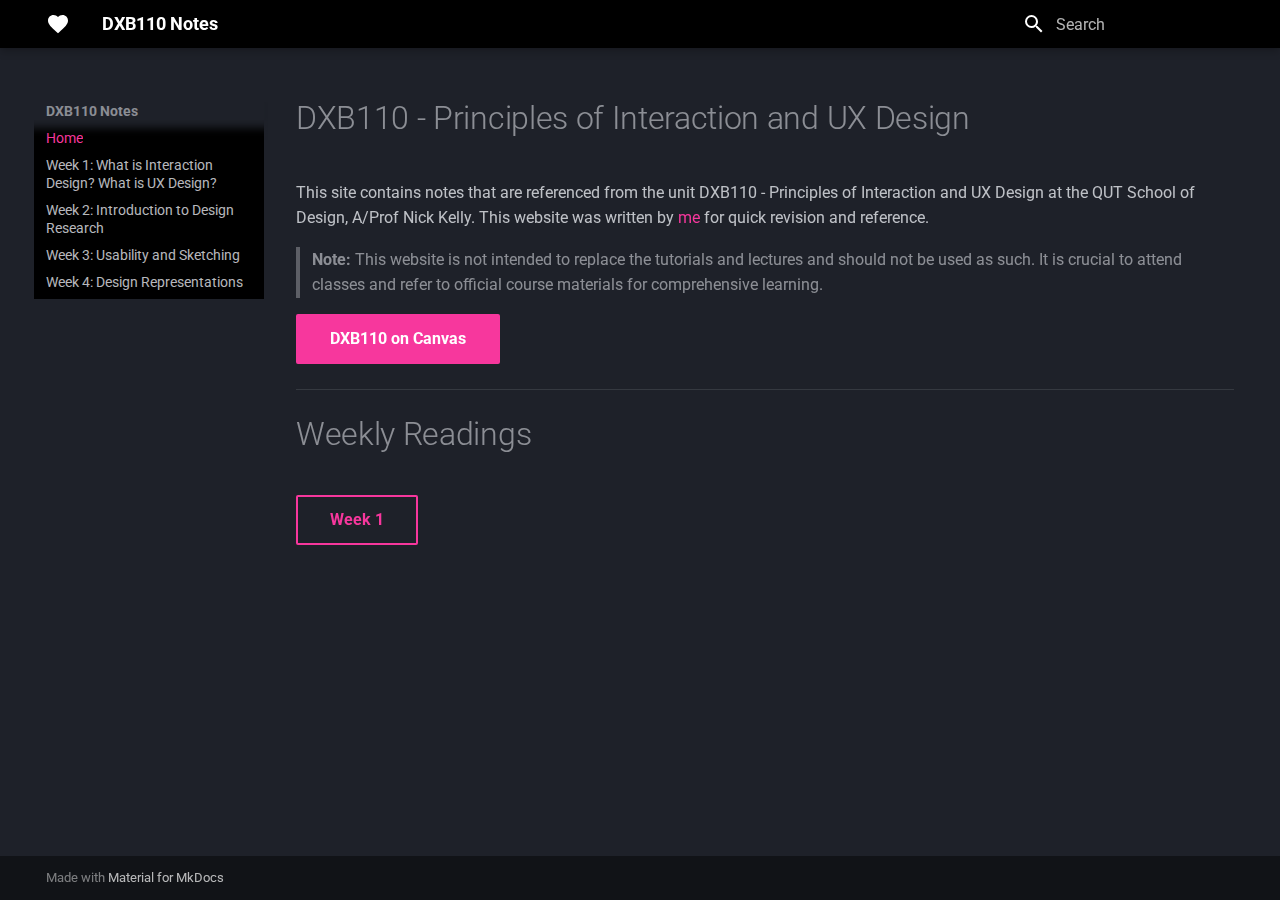
<file: index.html>
<!doctype html>
<html lang="en" class="no-js">
  <head>
    
      <meta charset="utf-8">
      <meta name="viewport" content="width=device-width,initial-scale=1">
      
      
      
      
      
        <link rel="next" href="week1/">
      
      
      <link rel="icon" href="assets/images/favicon.png">
      <meta name="generator" content="mkdocs-1.5.3, mkdocs-material-9.5.10">
    
    
      
        <title>DXB110 Notes</title>
      
    
    
      <link rel="stylesheet" href="assets/stylesheets/main.7e359304.min.css">
      
        
        <link rel="stylesheet" href="assets/stylesheets/palette.06af60db.min.css">
      
      


    
    
      
    
    
      
        
        
        <link rel="preconnect" href="https://fonts.gstatic.com" crossorigin>
        <link rel="stylesheet" href="https://fonts.googleapis.com/css?family=Roboto:300,300i,400,400i,700,700i%7CRoboto+Mono:400,400i,700,700i&display=fallback">
        <style>:root{--md-text-font:"Roboto";--md-code-font:"Roboto Mono"}</style>
      
    
    
      <link rel="stylesheet" href="custom.css">
    
    <script>__md_scope=new URL(".",location),__md_hash=e=>[...e].reduce((e,_)=>(e<<5)-e+_.charCodeAt(0),0),__md_get=(e,_=localStorage,t=__md_scope)=>JSON.parse(_.getItem(t.pathname+"."+e)),__md_set=(e,_,t=localStorage,a=__md_scope)=>{try{t.setItem(a.pathname+"."+e,JSON.stringify(_))}catch(e){}}</script>
    
      

    
    
    
  </head>
  
  
    
    
    
    
    
    <body dir="ltr" data-md-color-scheme="slate" data-md-color-primary="custom" data-md-color-accent="deep-purple">
  
    
    <input class="md-toggle" data-md-toggle="drawer" type="checkbox" id="__drawer" autocomplete="off">
    <input class="md-toggle" data-md-toggle="search" type="checkbox" id="__search" autocomplete="off">
    <label class="md-overlay" for="__drawer"></label>
    <div data-md-component="skip">
      
        
        <a href="#dxb110-principles-of-interaction-and-ux-design" class="md-skip">
          Skip to content
        </a>
      
    </div>
    <div data-md-component="announce">
      
    </div>
    
    
      

  

<header class="md-header md-header--shadow" data-md-component="header">
  <nav class="md-header__inner md-grid" aria-label="Header">
    <a href="." title="DXB110 Notes" class="md-header__button md-logo" aria-label="DXB110 Notes" data-md-component="logo">
      
  
  <svg xmlns="http://www.w3.org/2000/svg" viewBox="0 0 24 24"><path d="m12 21.35-1.45-1.32C5.4 15.36 2 12.27 2 8.5 2 5.41 4.42 3 7.5 3c1.74 0 3.41.81 4.5 2.08C13.09 3.81 14.76 3 16.5 3 19.58 3 22 5.41 22 8.5c0 3.77-3.4 6.86-8.55 11.53L12 21.35Z"/></svg>

    </a>
    <label class="md-header__button md-icon" for="__drawer">
      
      <svg xmlns="http://www.w3.org/2000/svg" viewBox="0 0 24 24"><path d="M3 6h18v2H3V6m0 5h18v2H3v-2m0 5h18v2H3v-2Z"/></svg>
    </label>
    <div class="md-header__title" data-md-component="header-title">
      <div class="md-header__ellipsis">
        <div class="md-header__topic">
          <span class="md-ellipsis">
            DXB110 Notes
          </span>
        </div>
        <div class="md-header__topic" data-md-component="header-topic">
          <span class="md-ellipsis">
            
              Home
            
          </span>
        </div>
      </div>
    </div>
    
      
    
    
    
    
      <label class="md-header__button md-icon" for="__search">
        
        <svg xmlns="http://www.w3.org/2000/svg" viewBox="0 0 24 24"><path d="M9.5 3A6.5 6.5 0 0 1 16 9.5c0 1.61-.59 3.09-1.56 4.23l.27.27h.79l5 5-1.5 1.5-5-5v-.79l-.27-.27A6.516 6.516 0 0 1 9.5 16 6.5 6.5 0 0 1 3 9.5 6.5 6.5 0 0 1 9.5 3m0 2C7 5 5 7 5 9.5S7 14 9.5 14 14 12 14 9.5 12 5 9.5 5Z"/></svg>
      </label>
      <div class="md-search" data-md-component="search" role="dialog">
  <label class="md-search__overlay" for="__search"></label>
  <div class="md-search__inner" role="search">
    <form class="md-search__form" name="search">
      <input type="text" class="md-search__input" name="query" aria-label="Search" placeholder="Search" autocapitalize="off" autocorrect="off" autocomplete="off" spellcheck="false" data-md-component="search-query" required>
      <label class="md-search__icon md-icon" for="__search">
        
        <svg xmlns="http://www.w3.org/2000/svg" viewBox="0 0 24 24"><path d="M9.5 3A6.5 6.5 0 0 1 16 9.5c0 1.61-.59 3.09-1.56 4.23l.27.27h.79l5 5-1.5 1.5-5-5v-.79l-.27-.27A6.516 6.516 0 0 1 9.5 16 6.5 6.5 0 0 1 3 9.5 6.5 6.5 0 0 1 9.5 3m0 2C7 5 5 7 5 9.5S7 14 9.5 14 14 12 14 9.5 12 5 9.5 5Z"/></svg>
        
        <svg xmlns="http://www.w3.org/2000/svg" viewBox="0 0 24 24"><path d="M20 11v2H8l5.5 5.5-1.42 1.42L4.16 12l7.92-7.92L13.5 5.5 8 11h12Z"/></svg>
      </label>
      <nav class="md-search__options" aria-label="Search">
        
        <button type="reset" class="md-search__icon md-icon" title="Clear" aria-label="Clear" tabindex="-1">
          
          <svg xmlns="http://www.w3.org/2000/svg" viewBox="0 0 24 24"><path d="M19 6.41 17.59 5 12 10.59 6.41 5 5 6.41 10.59 12 5 17.59 6.41 19 12 13.41 17.59 19 19 17.59 13.41 12 19 6.41Z"/></svg>
        </button>
      </nav>
      
        <div class="md-search__suggest" data-md-component="search-suggest"></div>
      
    </form>
    <div class="md-search__output">
      <div class="md-search__scrollwrap" data-md-scrollfix>
        <div class="md-search-result" data-md-component="search-result">
          <div class="md-search-result__meta">
            Initializing search
          </div>
          <ol class="md-search-result__list" role="presentation"></ol>
        </div>
      </div>
    </div>
  </div>
</div>
    
    
  </nav>
  
</header>
    
    <div class="md-container" data-md-component="container">
      
      
        
          
        
      
      <main class="md-main" data-md-component="main">
        <div class="md-main__inner md-grid">
          
            
              
              <div class="md-sidebar md-sidebar--primary" data-md-component="sidebar" data-md-type="navigation" >
                <div class="md-sidebar__scrollwrap">
                  <div class="md-sidebar__inner">
                    



  

<nav class="md-nav md-nav--primary md-nav--integrated" aria-label="Navigation" data-md-level="0">
  <label class="md-nav__title" for="__drawer">
    <a href="." title="DXB110 Notes" class="md-nav__button md-logo" aria-label="DXB110 Notes" data-md-component="logo">
      
  
  <svg xmlns="http://www.w3.org/2000/svg" viewBox="0 0 24 24"><path d="m12 21.35-1.45-1.32C5.4 15.36 2 12.27 2 8.5 2 5.41 4.42 3 7.5 3c1.74 0 3.41.81 4.5 2.08C13.09 3.81 14.76 3 16.5 3 19.58 3 22 5.41 22 8.5c0 3.77-3.4 6.86-8.55 11.53L12 21.35Z"/></svg>

    </a>
    DXB110 Notes
  </label>
  
  <ul class="md-nav__list" data-md-scrollfix>
    
      
      
  
  
    
  
  
  
    <li class="md-nav__item md-nav__item--active">
      
      <input class="md-nav__toggle md-toggle" type="checkbox" id="__toc">
      
      
        
      
      
      <a href="." class="md-nav__link md-nav__link--active">
        
  
  <span class="md-ellipsis">
    Home
  </span>
  

      </a>
      
    </li>
  

    
      
      
  
  
  
  
    <li class="md-nav__item">
      <a href="week1/" class="md-nav__link">
        
  
  <span class="md-ellipsis">
    Week 1: What is Interaction Design? What is UX Design?
  </span>
  

      </a>
    </li>
  

    
      
      
  
  
  
  
    <li class="md-nav__item">
      <a href="week2/" class="md-nav__link">
        
  
  <span class="md-ellipsis">
    Week 2: Introduction to Design Research
  </span>
  

      </a>
    </li>
  

    
      
      
  
  
  
  
    <li class="md-nav__item">
      <a href="week3/" class="md-nav__link">
        
  
  <span class="md-ellipsis">
    Week 3: Usability and Sketching
  </span>
  

      </a>
    </li>
  

    
      
      
  
  
  
  
    <li class="md-nav__item">
      <a href="week4/" class="md-nav__link">
        
  
  <span class="md-ellipsis">
    Week 4: Design Representations
  </span>
  

      </a>
    </li>
  

    
  </ul>
</nav>
                  </div>
                </div>
              </div>
            
            
          
          
            <div class="md-content" data-md-component="content">
              <article class="md-content__inner md-typeset">
                
                  


<!-- index.md -->

<!-- This is a comment in HTML, it won't be rendered -->

<h1 id="dxb110-principles-of-interaction-and-ux-design">DXB110 - Principles of Interaction and UX Design</h1>
<p>This site contains notes that are referenced from the unit DXB110 - Principles of Interaction and UX Design at the QUT School of Design, A/Prof Nick Kelly. This website was written by <a href="https://github.com/peachnono">me</a> for quick revision and reference.</p>
<blockquote>
<p><strong>Note:</strong> This website is not intended to replace the tutorials and lectures and should not be used as such. It is crucial to attend classes and refer to official course materials for comprehensive learning.</p>
</blockquote>
<p><a class="md-button md-button--primary" href="https://canvas.qut.edu.au/courses/16909">DXB110 on Canvas</a></p>
<hr />
<h1 id="weekly-readings">Weekly Readings</h1>
<p><a class="md-button" href="http://nickkellyresearch.com/wp-content/uploads/2022/02/DXB110-Week_1-What_is_IXD.pdf">Week 1</a></p>












                
              </article>
            </div>
          
          
<script>var target=document.getElementById(location.hash.slice(1));target&&target.name&&(target.checked=target.name.startsWith("__tabbed_"))</script>
        </div>
        
          <button type="button" class="md-top md-icon" data-md-component="top" hidden>
  
  <svg xmlns="http://www.w3.org/2000/svg" viewBox="0 0 24 24"><path d="M13 20h-2V8l-5.5 5.5-1.42-1.42L12 4.16l7.92 7.92-1.42 1.42L13 8v12Z"/></svg>
  Back to top
</button>
        
      </main>
      
        <footer class="md-footer">
  
  <div class="md-footer-meta md-typeset">
    <div class="md-footer-meta__inner md-grid">
      <div class="md-copyright">
  
  
    Made with
    <a href="https://squidfunk.github.io/mkdocs-material/" target="_blank" rel="noopener">
      Material for MkDocs
    </a>
  
</div>
      
    </div>
  </div>
</footer>
      
    </div>
    <div class="md-dialog" data-md-component="dialog">
      <div class="md-dialog__inner md-typeset"></div>
    </div>
    
    
    <script id="__config" type="application/json">{"base": ".", "features": ["navigation.path", "toc.integrate", "navigation.top", "search.highlight", "navigation.tracking", "navigation.indexes", "search.suggest"], "search": "assets/javascripts/workers/search.b8dbb3d2.min.js", "translations": {"clipboard.copied": "Copied to clipboard", "clipboard.copy": "Copy to clipboard", "search.result.more.one": "1 more on this page", "search.result.more.other": "# more on this page", "search.result.none": "No matching documents", "search.result.one": "1 matching document", "search.result.other": "# matching documents", "search.result.placeholder": "Type to start searching", "search.result.term.missing": "Missing", "select.version": "Select version"}}</script>
    
    
      <script src="assets/javascripts/bundle.8fd75fb4.min.js"></script>
      
    
  </body>
</html>
</file>
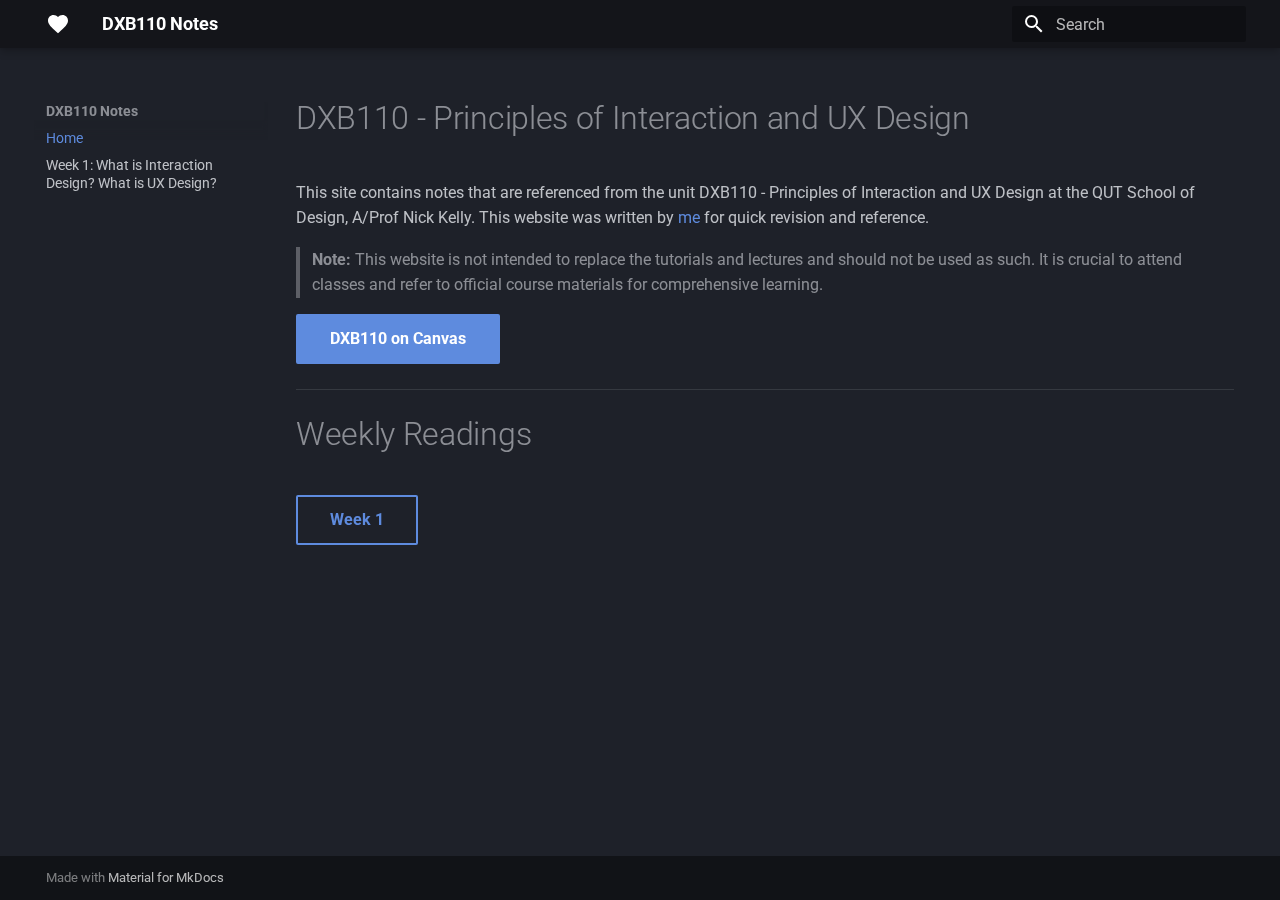
<file: site/index.html>
<!doctype html>
<html lang="en" class="no-js">
  <head>
    
      <meta charset="utf-8">
      <meta name="viewport" content="width=device-width,initial-scale=1">
      
      
      
      
      
        <link rel="next" href="week1/">
      
      
      <link rel="icon" href="assets/images/favicon.png">
      <meta name="generator" content="mkdocs-1.5.3, mkdocs-material-9.5.10">
    
    
      
        <title>DXB110 Notes</title>
      
    
    
      <link rel="stylesheet" href="assets/stylesheets/main.7e359304.min.css">
      
        
        <link rel="stylesheet" href="assets/stylesheets/palette.06af60db.min.css">
      
      


    
    
      
    
    
      
        
        
        <link rel="preconnect" href="https://fonts.gstatic.com" crossorigin>
        <link rel="stylesheet" href="https://fonts.googleapis.com/css?family=Roboto:300,300i,400,400i,700,700i%7CRoboto+Mono:400,400i,700,700i&display=fallback">
        <style>:root{--md-text-font:"Roboto";--md-code-font:"Roboto Mono"}</style>
      
    
    
    <script>__md_scope=new URL(".",location),__md_hash=e=>[...e].reduce((e,_)=>(e<<5)-e+_.charCodeAt(0),0),__md_get=(e,_=localStorage,t=__md_scope)=>JSON.parse(_.getItem(t.pathname+"."+e)),__md_set=(e,_,t=localStorage,a=__md_scope)=>{try{t.setItem(a.pathname+"."+e,JSON.stringify(_))}catch(e){}}</script>
    
      

    
    
    
  </head>
  
  
    
    
    
    
    
    <body dir="ltr" data-md-color-scheme="slate" data-md-color-primary="black" data-md-color-accent="indigo">
  
    
    <input class="md-toggle" data-md-toggle="drawer" type="checkbox" id="__drawer" autocomplete="off">
    <input class="md-toggle" data-md-toggle="search" type="checkbox" id="__search" autocomplete="off">
    <label class="md-overlay" for="__drawer"></label>
    <div data-md-component="skip">
      
        
        <a href="#dxb110-principles-of-interaction-and-ux-design" class="md-skip">
          Skip to content
        </a>
      
    </div>
    <div data-md-component="announce">
      
    </div>
    
    
      

  

<header class="md-header md-header--shadow" data-md-component="header">
  <nav class="md-header__inner md-grid" aria-label="Header">
    <a href="." title="DXB110 Notes" class="md-header__button md-logo" aria-label="DXB110 Notes" data-md-component="logo">
      
  
  <svg xmlns="http://www.w3.org/2000/svg" viewBox="0 0 24 24"><path d="m12 21.35-1.45-1.32C5.4 15.36 2 12.27 2 8.5 2 5.41 4.42 3 7.5 3c1.74 0 3.41.81 4.5 2.08C13.09 3.81 14.76 3 16.5 3 19.58 3 22 5.41 22 8.5c0 3.77-3.4 6.86-8.55 11.53L12 21.35Z"/></svg>

    </a>
    <label class="md-header__button md-icon" for="__drawer">
      
      <svg xmlns="http://www.w3.org/2000/svg" viewBox="0 0 24 24"><path d="M3 6h18v2H3V6m0 5h18v2H3v-2m0 5h18v2H3v-2Z"/></svg>
    </label>
    <div class="md-header__title" data-md-component="header-title">
      <div class="md-header__ellipsis">
        <div class="md-header__topic">
          <span class="md-ellipsis">
            DXB110 Notes
          </span>
        </div>
        <div class="md-header__topic" data-md-component="header-topic">
          <span class="md-ellipsis">
            
              Home
            
          </span>
        </div>
      </div>
    </div>
    
      
    
    
    
    
      <label class="md-header__button md-icon" for="__search">
        
        <svg xmlns="http://www.w3.org/2000/svg" viewBox="0 0 24 24"><path d="M9.5 3A6.5 6.5 0 0 1 16 9.5c0 1.61-.59 3.09-1.56 4.23l.27.27h.79l5 5-1.5 1.5-5-5v-.79l-.27-.27A6.516 6.516 0 0 1 9.5 16 6.5 6.5 0 0 1 3 9.5 6.5 6.5 0 0 1 9.5 3m0 2C7 5 5 7 5 9.5S7 14 9.5 14 14 12 14 9.5 12 5 9.5 5Z"/></svg>
      </label>
      <div class="md-search" data-md-component="search" role="dialog">
  <label class="md-search__overlay" for="__search"></label>
  <div class="md-search__inner" role="search">
    <form class="md-search__form" name="search">
      <input type="text" class="md-search__input" name="query" aria-label="Search" placeholder="Search" autocapitalize="off" autocorrect="off" autocomplete="off" spellcheck="false" data-md-component="search-query" required>
      <label class="md-search__icon md-icon" for="__search">
        
        <svg xmlns="http://www.w3.org/2000/svg" viewBox="0 0 24 24"><path d="M9.5 3A6.5 6.5 0 0 1 16 9.5c0 1.61-.59 3.09-1.56 4.23l.27.27h.79l5 5-1.5 1.5-5-5v-.79l-.27-.27A6.516 6.516 0 0 1 9.5 16 6.5 6.5 0 0 1 3 9.5 6.5 6.5 0 0 1 9.5 3m0 2C7 5 5 7 5 9.5S7 14 9.5 14 14 12 14 9.5 12 5 9.5 5Z"/></svg>
        
        <svg xmlns="http://www.w3.org/2000/svg" viewBox="0 0 24 24"><path d="M20 11v2H8l5.5 5.5-1.42 1.42L4.16 12l7.92-7.92L13.5 5.5 8 11h12Z"/></svg>
      </label>
      <nav class="md-search__options" aria-label="Search">
        
        <button type="reset" class="md-search__icon md-icon" title="Clear" aria-label="Clear" tabindex="-1">
          
          <svg xmlns="http://www.w3.org/2000/svg" viewBox="0 0 24 24"><path d="M19 6.41 17.59 5 12 10.59 6.41 5 5 6.41 10.59 12 5 17.59 6.41 19 12 13.41 17.59 19 19 17.59 13.41 12 19 6.41Z"/></svg>
        </button>
      </nav>
      
        <div class="md-search__suggest" data-md-component="search-suggest"></div>
      
    </form>
    <div class="md-search__output">
      <div class="md-search__scrollwrap" data-md-scrollfix>
        <div class="md-search-result" data-md-component="search-result">
          <div class="md-search-result__meta">
            Initializing search
          </div>
          <ol class="md-search-result__list" role="presentation"></ol>
        </div>
      </div>
    </div>
  </div>
</div>
    
    
  </nav>
  
</header>
    
    <div class="md-container" data-md-component="container">
      
      
        
          
        
      
      <main class="md-main" data-md-component="main">
        <div class="md-main__inner md-grid">
          
            
              
              <div class="md-sidebar md-sidebar--primary" data-md-component="sidebar" data-md-type="navigation" >
                <div class="md-sidebar__scrollwrap">
                  <div class="md-sidebar__inner">
                    



  

<nav class="md-nav md-nav--primary md-nav--integrated" aria-label="Navigation" data-md-level="0">
  <label class="md-nav__title" for="__drawer">
    <a href="." title="DXB110 Notes" class="md-nav__button md-logo" aria-label="DXB110 Notes" data-md-component="logo">
      
  
  <svg xmlns="http://www.w3.org/2000/svg" viewBox="0 0 24 24"><path d="m12 21.35-1.45-1.32C5.4 15.36 2 12.27 2 8.5 2 5.41 4.42 3 7.5 3c1.74 0 3.41.81 4.5 2.08C13.09 3.81 14.76 3 16.5 3 19.58 3 22 5.41 22 8.5c0 3.77-3.4 6.86-8.55 11.53L12 21.35Z"/></svg>

    </a>
    DXB110 Notes
  </label>
  
  <ul class="md-nav__list" data-md-scrollfix>
    
      
      
  
  
    
  
  
  
    <li class="md-nav__item md-nav__item--active">
      
      <input class="md-nav__toggle md-toggle" type="checkbox" id="__toc">
      
      
        
      
      
      <a href="." class="md-nav__link md-nav__link--active">
        
  
  <span class="md-ellipsis">
    Home
  </span>
  

      </a>
      
    </li>
  

    
      
      
  
  
  
  
    <li class="md-nav__item">
      <a href="week1/" class="md-nav__link">
        
  
  <span class="md-ellipsis">
    Week 1: What is Interaction Design? What is UX Design?
  </span>
  

      </a>
    </li>
  

    
  </ul>
</nav>
                  </div>
                </div>
              </div>
            
            
          
          
            <div class="md-content" data-md-component="content">
              <article class="md-content__inner md-typeset">
                
                  


<!-- index.md -->

<!-- This is a comment in HTML, it won't be rendered -->

<h1 id="dxb110-principles-of-interaction-and-ux-design">DXB110 - Principles of Interaction and UX Design</h1>
<p>This site contains notes that are referenced from the unit DXB110 - Principles of Interaction and UX Design at the QUT School of Design, A/Prof Nick Kelly. This website was written by <a href="https://github.com/peachnono">me</a> for quick revision and reference.</p>
<blockquote>
<p><strong>Note:</strong> This website is not intended to replace the tutorials and lectures and should not be used as such. It is crucial to attend classes and refer to official course materials for comprehensive learning.</p>
</blockquote>
<p><a class="md-button md-button--primary" href="https://canvas.qut.edu.au/courses/16909">DXB110 on Canvas</a></p>
<hr />
<h1 id="weekly-readings">Weekly Readings</h1>
<p><a class="md-button" href="http://nickkellyresearch.com/wp-content/uploads/2022/02/DXB110-Week_1-What_is_IXD.pdf">Week 1</a></p>












                
              </article>
            </div>
          
          
<script>var target=document.getElementById(location.hash.slice(1));target&&target.name&&(target.checked=target.name.startsWith("__tabbed_"))</script>
        </div>
        
          <button type="button" class="md-top md-icon" data-md-component="top" hidden>
  
  <svg xmlns="http://www.w3.org/2000/svg" viewBox="0 0 24 24"><path d="M13 20h-2V8l-5.5 5.5-1.42-1.42L12 4.16l7.92 7.92-1.42 1.42L13 8v12Z"/></svg>
  Back to top
</button>
        
      </main>
      
        <footer class="md-footer">
  
  <div class="md-footer-meta md-typeset">
    <div class="md-footer-meta__inner md-grid">
      <div class="md-copyright">
  
  
    Made with
    <a href="https://squidfunk.github.io/mkdocs-material/" target="_blank" rel="noopener">
      Material for MkDocs
    </a>
  
</div>
      
    </div>
  </div>
</footer>
      
    </div>
    <div class="md-dialog" data-md-component="dialog">
      <div class="md-dialog__inner md-typeset"></div>
    </div>
    
    
    <script id="__config" type="application/json">{"base": ".", "features": ["navigation.path", "toc.integrate", "navigation.top", "search.highlight", "navigation.tracking", "navigation.indexes", "search.suggest"], "search": "assets/javascripts/workers/search.b8dbb3d2.min.js", "translations": {"clipboard.copied": "Copied to clipboard", "clipboard.copy": "Copy to clipboard", "search.result.more.one": "1 more on this page", "search.result.more.other": "# more on this page", "search.result.none": "No matching documents", "search.result.one": "1 matching document", "search.result.other": "# matching documents", "search.result.placeholder": "Type to start searching", "search.result.term.missing": "Missing", "select.version": "Select version"}}</script>
    
    
      <script src="assets/javascripts/bundle.8fd75fb4.min.js"></script>
      
    
  </body>
</html>
</file>
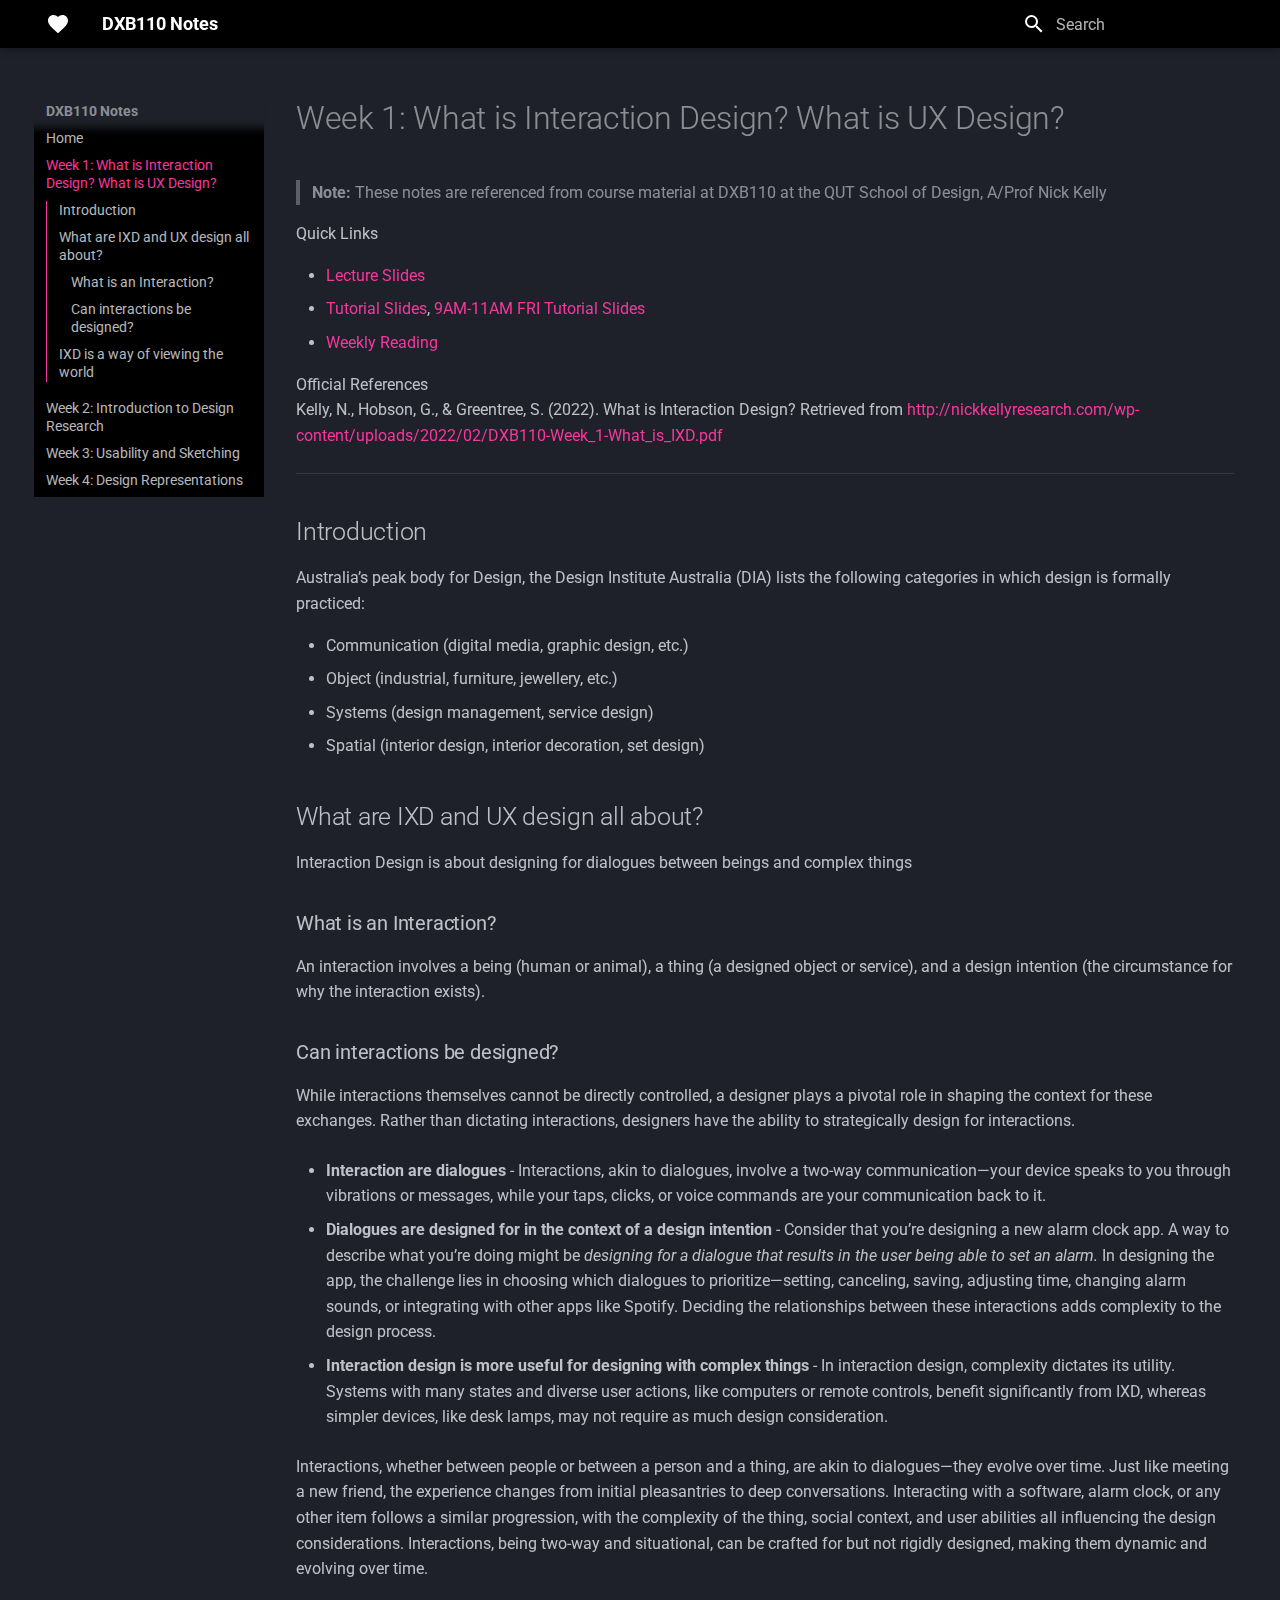
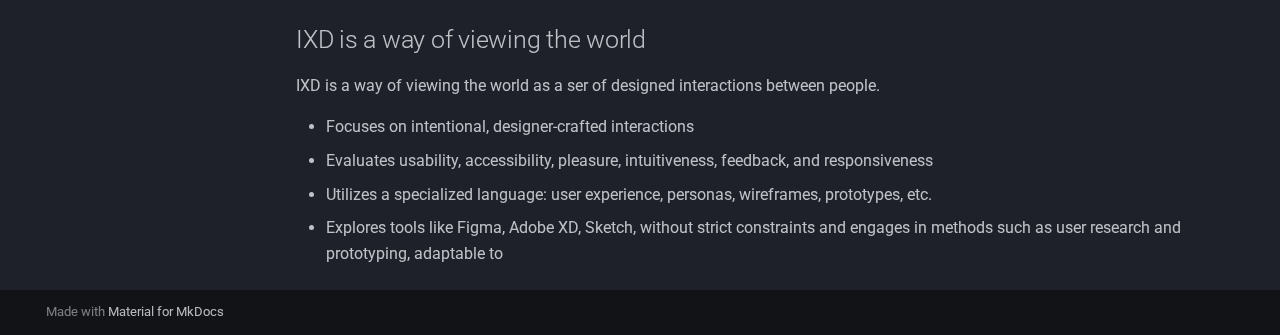
<file: week1/index.html>
<!doctype html>
<html lang="en" class="no-js">
  <head>
    
      <meta charset="utf-8">
      <meta name="viewport" content="width=device-width,initial-scale=1">
      
      
      
      
        <link rel="prev" href="..">
      
      
        <link rel="next" href="../week2/">
      
      
      <link rel="icon" href="../assets/images/favicon.png">
      <meta name="generator" content="mkdocs-1.5.3, mkdocs-material-9.5.10">
    
    
      
        <title>Week 1: What is Interaction Design? What is UX Design? - DXB110 Notes</title>
      
    
    
      <link rel="stylesheet" href="../assets/stylesheets/main.7e359304.min.css">
      
        
        <link rel="stylesheet" href="../assets/stylesheets/palette.06af60db.min.css">
      
      


    
    
      
    
    
      
        
        
        <link rel="preconnect" href="https://fonts.gstatic.com" crossorigin>
        <link rel="stylesheet" href="https://fonts.googleapis.com/css?family=Roboto:300,300i,400,400i,700,700i%7CRoboto+Mono:400,400i,700,700i&display=fallback">
        <style>:root{--md-text-font:"Roboto";--md-code-font:"Roboto Mono"}</style>
      
    
    
      <link rel="stylesheet" href="../custom.css">
    
    <script>__md_scope=new URL("..",location),__md_hash=e=>[...e].reduce((e,_)=>(e<<5)-e+_.charCodeAt(0),0),__md_get=(e,_=localStorage,t=__md_scope)=>JSON.parse(_.getItem(t.pathname+"."+e)),__md_set=(e,_,t=localStorage,a=__md_scope)=>{try{t.setItem(a.pathname+"."+e,JSON.stringify(_))}catch(e){}}</script>
    
      

    
    
    
  </head>
  
  
    
    
    
    
    
    <body dir="ltr" data-md-color-scheme="slate" data-md-color-primary="custom" data-md-color-accent="deep-purple">
  
    
    <input class="md-toggle" data-md-toggle="drawer" type="checkbox" id="__drawer" autocomplete="off">
    <input class="md-toggle" data-md-toggle="search" type="checkbox" id="__search" autocomplete="off">
    <label class="md-overlay" for="__drawer"></label>
    <div data-md-component="skip">
      
        
        <a href="#week-1-what-is-interaction-design-what-is-ux-design" class="md-skip">
          Skip to content
        </a>
      
    </div>
    <div data-md-component="announce">
      
    </div>
    
    
      

  

<header class="md-header md-header--shadow" data-md-component="header">
  <nav class="md-header__inner md-grid" aria-label="Header">
    <a href=".." title="DXB110 Notes" class="md-header__button md-logo" aria-label="DXB110 Notes" data-md-component="logo">
      
  
  <svg xmlns="http://www.w3.org/2000/svg" viewBox="0 0 24 24"><path d="m12 21.35-1.45-1.32C5.4 15.36 2 12.27 2 8.5 2 5.41 4.42 3 7.5 3c1.74 0 3.41.81 4.5 2.08C13.09 3.81 14.76 3 16.5 3 19.58 3 22 5.41 22 8.5c0 3.77-3.4 6.86-8.55 11.53L12 21.35Z"/></svg>

    </a>
    <label class="md-header__button md-icon" for="__drawer">
      
      <svg xmlns="http://www.w3.org/2000/svg" viewBox="0 0 24 24"><path d="M3 6h18v2H3V6m0 5h18v2H3v-2m0 5h18v2H3v-2Z"/></svg>
    </label>
    <div class="md-header__title" data-md-component="header-title">
      <div class="md-header__ellipsis">
        <div class="md-header__topic">
          <span class="md-ellipsis">
            DXB110 Notes
          </span>
        </div>
        <div class="md-header__topic" data-md-component="header-topic">
          <span class="md-ellipsis">
            
              Week 1: What is Interaction Design? What is UX Design?
            
          </span>
        </div>
      </div>
    </div>
    
      
    
    
    
    
      <label class="md-header__button md-icon" for="__search">
        
        <svg xmlns="http://www.w3.org/2000/svg" viewBox="0 0 24 24"><path d="M9.5 3A6.5 6.5 0 0 1 16 9.5c0 1.61-.59 3.09-1.56 4.23l.27.27h.79l5 5-1.5 1.5-5-5v-.79l-.27-.27A6.516 6.516 0 0 1 9.5 16 6.5 6.5 0 0 1 3 9.5 6.5 6.5 0 0 1 9.5 3m0 2C7 5 5 7 5 9.5S7 14 9.5 14 14 12 14 9.5 12 5 9.5 5Z"/></svg>
      </label>
      <div class="md-search" data-md-component="search" role="dialog">
  <label class="md-search__overlay" for="__search"></label>
  <div class="md-search__inner" role="search">
    <form class="md-search__form" name="search">
      <input type="text" class="md-search__input" name="query" aria-label="Search" placeholder="Search" autocapitalize="off" autocorrect="off" autocomplete="off" spellcheck="false" data-md-component="search-query" required>
      <label class="md-search__icon md-icon" for="__search">
        
        <svg xmlns="http://www.w3.org/2000/svg" viewBox="0 0 24 24"><path d="M9.5 3A6.5 6.5 0 0 1 16 9.5c0 1.61-.59 3.09-1.56 4.23l.27.27h.79l5 5-1.5 1.5-5-5v-.79l-.27-.27A6.516 6.516 0 0 1 9.5 16 6.5 6.5 0 0 1 3 9.5 6.5 6.5 0 0 1 9.5 3m0 2C7 5 5 7 5 9.5S7 14 9.5 14 14 12 14 9.5 12 5 9.5 5Z"/></svg>
        
        <svg xmlns="http://www.w3.org/2000/svg" viewBox="0 0 24 24"><path d="M20 11v2H8l5.5 5.5-1.42 1.42L4.16 12l7.92-7.92L13.5 5.5 8 11h12Z"/></svg>
      </label>
      <nav class="md-search__options" aria-label="Search">
        
        <button type="reset" class="md-search__icon md-icon" title="Clear" aria-label="Clear" tabindex="-1">
          
          <svg xmlns="http://www.w3.org/2000/svg" viewBox="0 0 24 24"><path d="M19 6.41 17.59 5 12 10.59 6.41 5 5 6.41 10.59 12 5 17.59 6.41 19 12 13.41 17.59 19 19 17.59 13.41 12 19 6.41Z"/></svg>
        </button>
      </nav>
      
        <div class="md-search__suggest" data-md-component="search-suggest"></div>
      
    </form>
    <div class="md-search__output">
      <div class="md-search__scrollwrap" data-md-scrollfix>
        <div class="md-search-result" data-md-component="search-result">
          <div class="md-search-result__meta">
            Initializing search
          </div>
          <ol class="md-search-result__list" role="presentation"></ol>
        </div>
      </div>
    </div>
  </div>
</div>
    
    
  </nav>
  
</header>
    
    <div class="md-container" data-md-component="container">
      
      
        
          
        
      
      <main class="md-main" data-md-component="main">
        <div class="md-main__inner md-grid">
          
            
              
              <div class="md-sidebar md-sidebar--primary" data-md-component="sidebar" data-md-type="navigation" >
                <div class="md-sidebar__scrollwrap">
                  <div class="md-sidebar__inner">
                    



  

<nav class="md-nav md-nav--primary md-nav--integrated" aria-label="Navigation" data-md-level="0">
  <label class="md-nav__title" for="__drawer">
    <a href=".." title="DXB110 Notes" class="md-nav__button md-logo" aria-label="DXB110 Notes" data-md-component="logo">
      
  
  <svg xmlns="http://www.w3.org/2000/svg" viewBox="0 0 24 24"><path d="m12 21.35-1.45-1.32C5.4 15.36 2 12.27 2 8.5 2 5.41 4.42 3 7.5 3c1.74 0 3.41.81 4.5 2.08C13.09 3.81 14.76 3 16.5 3 19.58 3 22 5.41 22 8.5c0 3.77-3.4 6.86-8.55 11.53L12 21.35Z"/></svg>

    </a>
    DXB110 Notes
  </label>
  
  <ul class="md-nav__list" data-md-scrollfix>
    
      
      
  
  
  
  
    <li class="md-nav__item">
      <a href=".." class="md-nav__link">
        
  
  <span class="md-ellipsis">
    Home
  </span>
  

      </a>
    </li>
  

    
      
      
  
  
    
  
  
  
    <li class="md-nav__item md-nav__item--active">
      
      <input class="md-nav__toggle md-toggle" type="checkbox" id="__toc">
      
      
        
      
      
        <label class="md-nav__link md-nav__link--active" for="__toc">
          
  
  <span class="md-ellipsis">
    Week 1: What is Interaction Design? What is UX Design?
  </span>
  

          <span class="md-nav__icon md-icon"></span>
        </label>
      
      <a href="./" class="md-nav__link md-nav__link--active">
        
  
  <span class="md-ellipsis">
    Week 1: What is Interaction Design? What is UX Design?
  </span>
  

      </a>
      
        

<nav class="md-nav md-nav--secondary" aria-label="Table of contents">
  
  
  
    
  
  
    <label class="md-nav__title" for="__toc">
      <span class="md-nav__icon md-icon"></span>
      Table of contents
    </label>
    <ul class="md-nav__list" data-md-component="toc" data-md-scrollfix>
      
        <li class="md-nav__item">
  <a href="#introduction" class="md-nav__link">
    <span class="md-ellipsis">
      Introduction
    </span>
  </a>
  
</li>
      
        <li class="md-nav__item">
  <a href="#what-are-ixd-and-ux-design-all-about" class="md-nav__link">
    <span class="md-ellipsis">
      What are IXD and UX design all about?
    </span>
  </a>
  
    <nav class="md-nav" aria-label="What are IXD and UX design all about?">
      <ul class="md-nav__list">
        
          <li class="md-nav__item">
  <a href="#what-is-an-interaction" class="md-nav__link">
    <span class="md-ellipsis">
      What is an Interaction?
    </span>
  </a>
  
</li>
        
          <li class="md-nav__item">
  <a href="#can-interactions-be-designed" class="md-nav__link">
    <span class="md-ellipsis">
      Can interactions be designed?
    </span>
  </a>
  
</li>
        
      </ul>
    </nav>
  
</li>
      
        <li class="md-nav__item">
  <a href="#ixd-is-a-way-of-viewing-the-world" class="md-nav__link">
    <span class="md-ellipsis">
      IXD is a way of viewing the world
    </span>
  </a>
  
</li>
      
    </ul>
  
</nav>
      
    </li>
  

    
      
      
  
  
  
  
    <li class="md-nav__item">
      <a href="../week2/" class="md-nav__link">
        
  
  <span class="md-ellipsis">
    Week 2: Introduction to Design Research
  </span>
  

      </a>
    </li>
  

    
      
      
  
  
  
  
    <li class="md-nav__item">
      <a href="../week3/" class="md-nav__link">
        
  
  <span class="md-ellipsis">
    Week 3: Usability and Sketching
  </span>
  

      </a>
    </li>
  

    
      
      
  
  
  
  
    <li class="md-nav__item">
      <a href="../week4/" class="md-nav__link">
        
  
  <span class="md-ellipsis">
    Week 4: Design Representations
  </span>
  

      </a>
    </li>
  

    
  </ul>
</nav>
                  </div>
                </div>
              </div>
            
            
          
          
            <div class="md-content" data-md-component="content">
              <article class="md-content__inner md-typeset">
                
                  


<h1 id="week-1-what-is-interaction-design-what-is-ux-design">Week 1: What is Interaction Design? What is UX Design?</h1>
<blockquote>
<p><strong>Note:</strong> These notes are referenced from course material at DXB110 at the QUT School of Design, A/Prof Nick Kelly</p>
</blockquote>
<p>Quick Links</p>
<ul>
<li><a href="https://connectqutedu-my.sharepoint.com/:b:/r/personal/kellyn5_qut_edu_au/Documents/DXB110-2024/_DXB110%202024%20student%20facing%20files/lecture%20slides/DXB110-Week1-WhatAreIXDandUXDesign.pdf?csf=1&amp;web=1&amp;e=nyTohW">Lecture Slides</a></li>
<li><a href="https://connectqutedu-my.sharepoint.com/:b:/r/personal/kellyn5_qut_edu_au/Documents/DXB110-2024/_DXB110%202024%20student%20facing%20files/tutorial%20slides/DXB110-Week%201%20tutorial%20slides.pdf?csf=1&amp;web=1&amp;e=XlJOnb">Tutorial Slides</a>, <a href="https://cdn.discordapp.com/attachments/1206862994718330900/1212927580672626698/Week_1.pdf?ex=65f39dd6&amp;is=65e128d6&amp;hm=4f7b5c109ce04879f028ba92dd8521db7c0ce3a3c7615f12043ab4a78075adb1&amp;">9AM-11AM FRI Tutorial Slides</a></li>
<li><a href="http://nickkellyresearch.com/wp-content/uploads/2022/02/DXB110-Week_1-What_is_IXD.pdf">Weekly Reading</a></li>
</ul>
<p>Official References<br />
Kelly, N., Hobson, G., &amp; Greentree, S. (2022). What is Interaction Design? Retrieved from <a href="http://nickkellyresearch.com/wp-content/uploads/2022/02/DXB110-Week_1-What_is_IXD.pdf">http://nickkellyresearch.com/wp-content/uploads/2022/02/DXB110-Week_1-What_is_IXD.pdf</a></p>
<hr />
<h2 id="introduction">Introduction</h2>
<p>Australia’s peak body for Design, the Design Institute Australia (DIA) lists the following categories in which design is formally practiced:</p>
<ul>
<li>Communication (digital media, graphic design, etc.) </li>
<li>Object (industrial, furniture, jewellery, etc.) </li>
<li>Systems (design management, service design) </li>
<li>Spatial (interior design, interior decoration, set design)</li>
</ul>
<h2 id="what-are-ixd-and-ux-design-all-about">What are IXD and UX design all about?</h2>
<p>Interaction Design is about designing for dialogues between beings and complex things </p>
<h3 id="what-is-an-interaction">What is an Interaction?</h3>
<p>An interaction involves a being (human or animal), a thing (a designed object or service), and a design intention (the circumstance for why the interaction exists). </p>
<h3 id="can-interactions-be-designed">Can interactions be designed?</h3>
<p>While interactions themselves cannot be directly controlled, a designer plays a pivotal role in shaping the context for these exchanges. Rather than dictating interactions, designers have the ability to strategically design for interactions.</p>
<ul>
<li>
<p><strong>Interaction are dialogues</strong> -  Interactions, akin to dialogues, involve a two-way communication—your device speaks to you through vibrations or messages, while your taps, clicks, or voice commands are your communication back to it.</p>
</li>
<li>
<p><strong>Dialogues are designed for in the context of a design intention</strong> - Consider that you’re designing a new alarm clock app. A way to describe what you’re doing might be <em>designing for a dialogue that results in the user being able to set an alarm.</em> 
In designing the app, the challenge lies in choosing which dialogues to prioritize—setting, canceling, saving, adjusting time, changing alarm sounds, or integrating with other apps like Spotify. Deciding the relationships between these interactions adds complexity to the design process.</p>
</li>
<li>
<p><strong>Interaction design is more useful for designing with complex things</strong> - In interaction design, complexity dictates its utility. Systems with many states and diverse user actions, like computers or remote controls, benefit significantly from IXD, whereas simpler devices, like desk lamps, may not require as much design consideration.</p>
</li>
</ul>
<p>Interactions, whether between people or between a person and a thing, are akin to dialogues—they evolve over time. Just like meeting a new friend, the experience changes from initial pleasantries to deep conversations. Interacting with a software, alarm clock, or any other item follows a similar progression, with the complexity of the thing, social context, and user abilities all influencing the design considerations. Interactions, being two-way and situational, can be crafted for but not rigidly designed, making them dynamic and evolving over time.</p>
<h2 id="ixd-is-a-way-of-viewing-the-world">IXD is a way of viewing the world</h2>
<p>IXD is a way of viewing the world as a ser of designed interactions between people.</p>
<ul>
<li>Focuses on intentional, designer-crafted interactions</li>
<li>Evaluates usability, accessibility, pleasure, intuitiveness, feedback, and responsiveness</li>
<li>Utilizes a specialized language: user experience, personas, wireframes, prototypes, etc.</li>
<li>Explores tools like Figma, Adobe XD, Sketch, without strict constraints and engages in methods such as user research and prototyping, adaptable to</li>
</ul>












                
              </article>
            </div>
          
          
<script>var target=document.getElementById(location.hash.slice(1));target&&target.name&&(target.checked=target.name.startsWith("__tabbed_"))</script>
        </div>
        
          <button type="button" class="md-top md-icon" data-md-component="top" hidden>
  
  <svg xmlns="http://www.w3.org/2000/svg" viewBox="0 0 24 24"><path d="M13 20h-2V8l-5.5 5.5-1.42-1.42L12 4.16l7.92 7.92-1.42 1.42L13 8v12Z"/></svg>
  Back to top
</button>
        
      </main>
      
        <footer class="md-footer">
  
  <div class="md-footer-meta md-typeset">
    <div class="md-footer-meta__inner md-grid">
      <div class="md-copyright">
  
  
    Made with
    <a href="https://squidfunk.github.io/mkdocs-material/" target="_blank" rel="noopener">
      Material for MkDocs
    </a>
  
</div>
      
    </div>
  </div>
</footer>
      
    </div>
    <div class="md-dialog" data-md-component="dialog">
      <div class="md-dialog__inner md-typeset"></div>
    </div>
    
    
    <script id="__config" type="application/json">{"base": "..", "features": ["navigation.path", "toc.integrate", "navigation.top", "search.highlight", "navigation.tracking", "navigation.indexes", "search.suggest"], "search": "../assets/javascripts/workers/search.b8dbb3d2.min.js", "translations": {"clipboard.copied": "Copied to clipboard", "clipboard.copy": "Copy to clipboard", "search.result.more.one": "1 more on this page", "search.result.more.other": "# more on this page", "search.result.none": "No matching documents", "search.result.one": "1 matching document", "search.result.other": "# matching documents", "search.result.placeholder": "Type to start searching", "search.result.term.missing": "Missing", "select.version": "Select version"}}</script>
    
    
      <script src="../assets/javascripts/bundle.8fd75fb4.min.js"></script>
      
    
  </body>
</html>
</file>
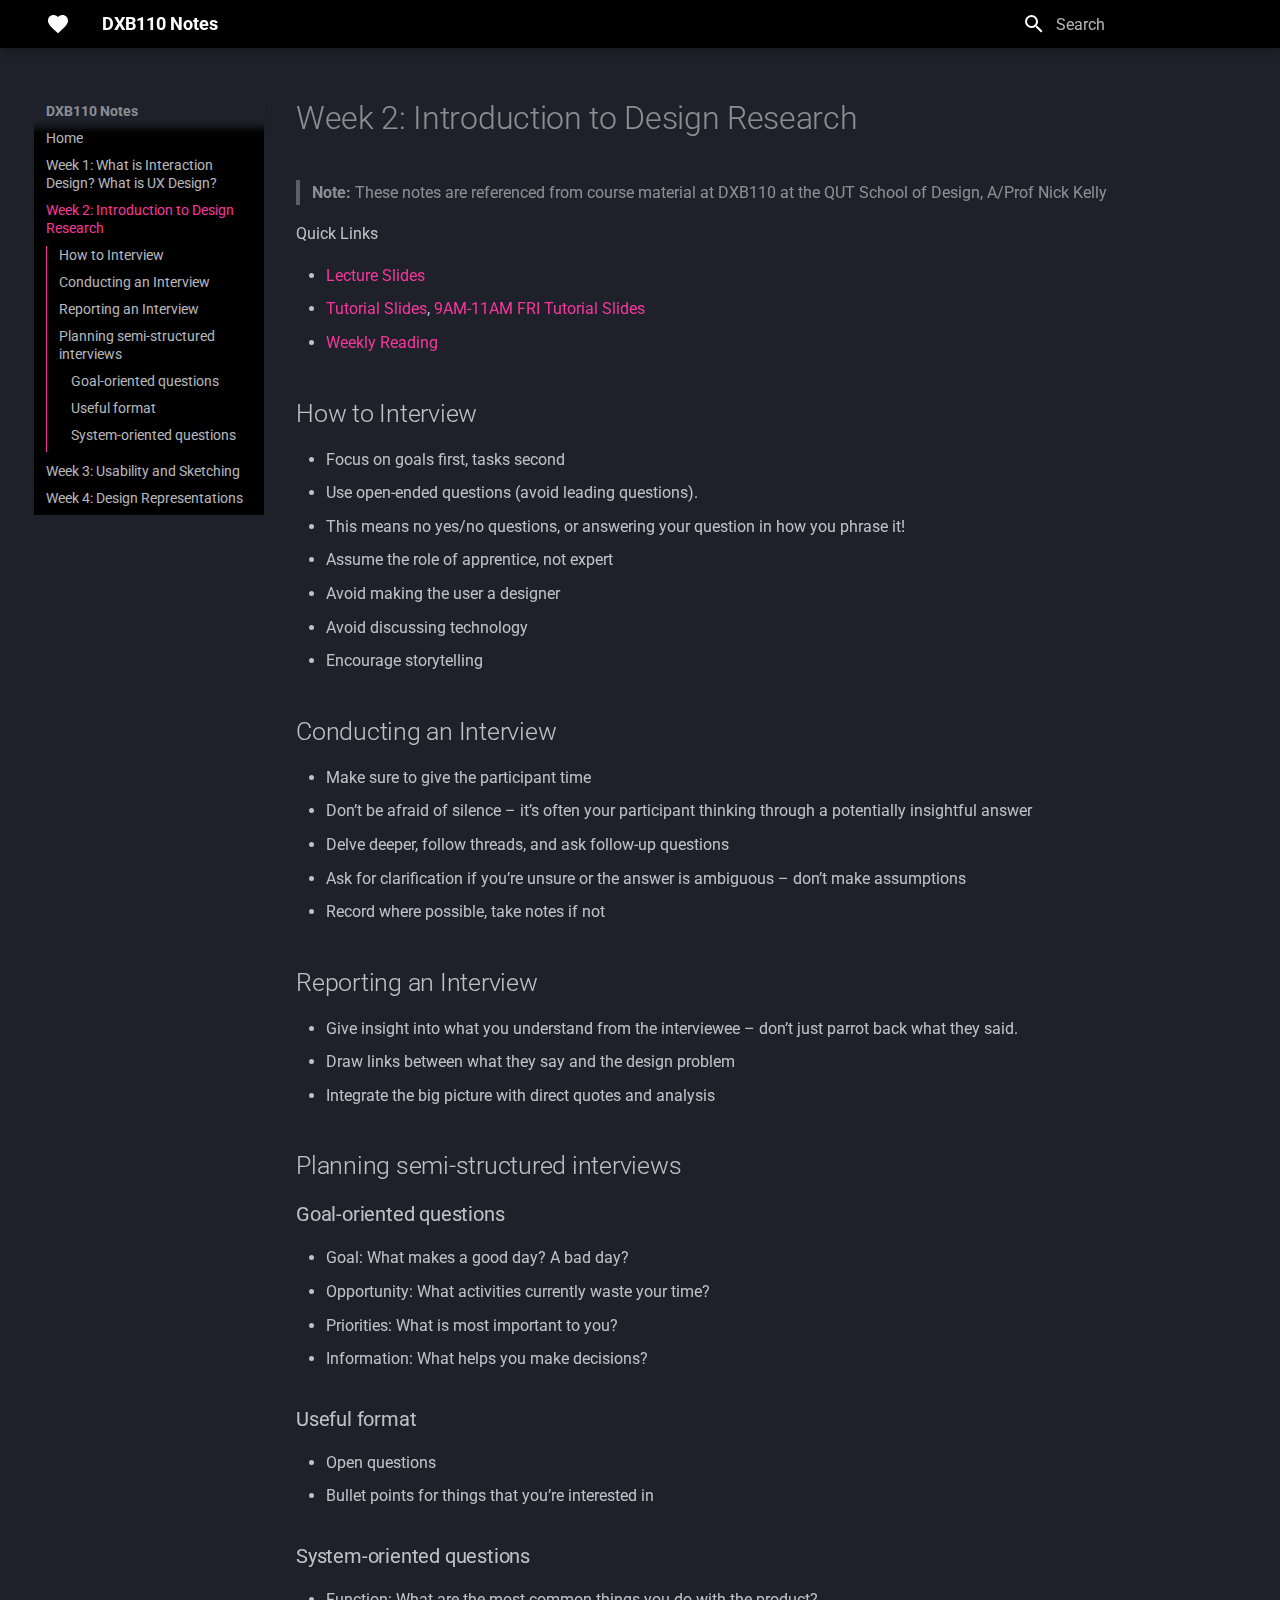
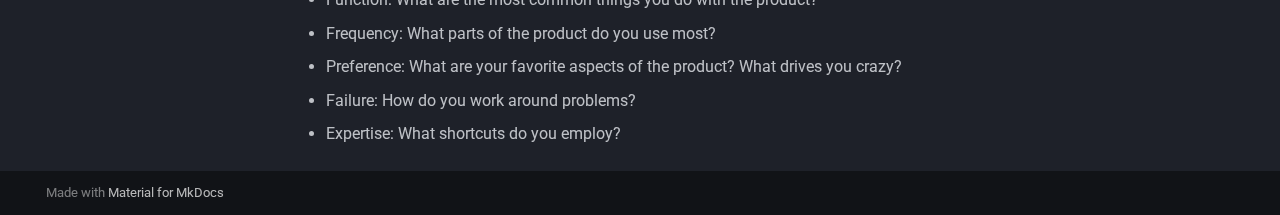
<file: week2/index.html>
<!doctype html>
<html lang="en" class="no-js">
  <head>
    
      <meta charset="utf-8">
      <meta name="viewport" content="width=device-width,initial-scale=1">
      
      
      
      
        <link rel="prev" href="../week1/">
      
      
        <link rel="next" href="../week3/">
      
      
      <link rel="icon" href="../assets/images/favicon.png">
      <meta name="generator" content="mkdocs-1.5.3, mkdocs-material-9.5.10">
    
    
      
        <title>Week 2: Introduction to Design Research - DXB110 Notes</title>
      
    
    
      <link rel="stylesheet" href="../assets/stylesheets/main.7e359304.min.css">
      
        
        <link rel="stylesheet" href="../assets/stylesheets/palette.06af60db.min.css">
      
      


    
    
      
    
    
      
        
        
        <link rel="preconnect" href="https://fonts.gstatic.com" crossorigin>
        <link rel="stylesheet" href="https://fonts.googleapis.com/css?family=Roboto:300,300i,400,400i,700,700i%7CRoboto+Mono:400,400i,700,700i&display=fallback">
        <style>:root{--md-text-font:"Roboto";--md-code-font:"Roboto Mono"}</style>
      
    
    
      <link rel="stylesheet" href="../custom.css">
    
    <script>__md_scope=new URL("..",location),__md_hash=e=>[...e].reduce((e,_)=>(e<<5)-e+_.charCodeAt(0),0),__md_get=(e,_=localStorage,t=__md_scope)=>JSON.parse(_.getItem(t.pathname+"."+e)),__md_set=(e,_,t=localStorage,a=__md_scope)=>{try{t.setItem(a.pathname+"."+e,JSON.stringify(_))}catch(e){}}</script>
    
      

    
    
    
  </head>
  
  
    
    
    
    
    
    <body dir="ltr" data-md-color-scheme="slate" data-md-color-primary="custom" data-md-color-accent="deep-purple">
  
    
    <input class="md-toggle" data-md-toggle="drawer" type="checkbox" id="__drawer" autocomplete="off">
    <input class="md-toggle" data-md-toggle="search" type="checkbox" id="__search" autocomplete="off">
    <label class="md-overlay" for="__drawer"></label>
    <div data-md-component="skip">
      
        
        <a href="#week-2-introduction-to-design-research" class="md-skip">
          Skip to content
        </a>
      
    </div>
    <div data-md-component="announce">
      
    </div>
    
    
      

  

<header class="md-header md-header--shadow" data-md-component="header">
  <nav class="md-header__inner md-grid" aria-label="Header">
    <a href=".." title="DXB110 Notes" class="md-header__button md-logo" aria-label="DXB110 Notes" data-md-component="logo">
      
  
  <svg xmlns="http://www.w3.org/2000/svg" viewBox="0 0 24 24"><path d="m12 21.35-1.45-1.32C5.4 15.36 2 12.27 2 8.5 2 5.41 4.42 3 7.5 3c1.74 0 3.41.81 4.5 2.08C13.09 3.81 14.76 3 16.5 3 19.58 3 22 5.41 22 8.5c0 3.77-3.4 6.86-8.55 11.53L12 21.35Z"/></svg>

    </a>
    <label class="md-header__button md-icon" for="__drawer">
      
      <svg xmlns="http://www.w3.org/2000/svg" viewBox="0 0 24 24"><path d="M3 6h18v2H3V6m0 5h18v2H3v-2m0 5h18v2H3v-2Z"/></svg>
    </label>
    <div class="md-header__title" data-md-component="header-title">
      <div class="md-header__ellipsis">
        <div class="md-header__topic">
          <span class="md-ellipsis">
            DXB110 Notes
          </span>
        </div>
        <div class="md-header__topic" data-md-component="header-topic">
          <span class="md-ellipsis">
            
              Week 2: Introduction to Design Research
            
          </span>
        </div>
      </div>
    </div>
    
      
    
    
    
    
      <label class="md-header__button md-icon" for="__search">
        
        <svg xmlns="http://www.w3.org/2000/svg" viewBox="0 0 24 24"><path d="M9.5 3A6.5 6.5 0 0 1 16 9.5c0 1.61-.59 3.09-1.56 4.23l.27.27h.79l5 5-1.5 1.5-5-5v-.79l-.27-.27A6.516 6.516 0 0 1 9.5 16 6.5 6.5 0 0 1 3 9.5 6.5 6.5 0 0 1 9.5 3m0 2C7 5 5 7 5 9.5S7 14 9.5 14 14 12 14 9.5 12 5 9.5 5Z"/></svg>
      </label>
      <div class="md-search" data-md-component="search" role="dialog">
  <label class="md-search__overlay" for="__search"></label>
  <div class="md-search__inner" role="search">
    <form class="md-search__form" name="search">
      <input type="text" class="md-search__input" name="query" aria-label="Search" placeholder="Search" autocapitalize="off" autocorrect="off" autocomplete="off" spellcheck="false" data-md-component="search-query" required>
      <label class="md-search__icon md-icon" for="__search">
        
        <svg xmlns="http://www.w3.org/2000/svg" viewBox="0 0 24 24"><path d="M9.5 3A6.5 6.5 0 0 1 16 9.5c0 1.61-.59 3.09-1.56 4.23l.27.27h.79l5 5-1.5 1.5-5-5v-.79l-.27-.27A6.516 6.516 0 0 1 9.5 16 6.5 6.5 0 0 1 3 9.5 6.5 6.5 0 0 1 9.5 3m0 2C7 5 5 7 5 9.5S7 14 9.5 14 14 12 14 9.5 12 5 9.5 5Z"/></svg>
        
        <svg xmlns="http://www.w3.org/2000/svg" viewBox="0 0 24 24"><path d="M20 11v2H8l5.5 5.5-1.42 1.42L4.16 12l7.92-7.92L13.5 5.5 8 11h12Z"/></svg>
      </label>
      <nav class="md-search__options" aria-label="Search">
        
        <button type="reset" class="md-search__icon md-icon" title="Clear" aria-label="Clear" tabindex="-1">
          
          <svg xmlns="http://www.w3.org/2000/svg" viewBox="0 0 24 24"><path d="M19 6.41 17.59 5 12 10.59 6.41 5 5 6.41 10.59 12 5 17.59 6.41 19 12 13.41 17.59 19 19 17.59 13.41 12 19 6.41Z"/></svg>
        </button>
      </nav>
      
        <div class="md-search__suggest" data-md-component="search-suggest"></div>
      
    </form>
    <div class="md-search__output">
      <div class="md-search__scrollwrap" data-md-scrollfix>
        <div class="md-search-result" data-md-component="search-result">
          <div class="md-search-result__meta">
            Initializing search
          </div>
          <ol class="md-search-result__list" role="presentation"></ol>
        </div>
      </div>
    </div>
  </div>
</div>
    
    
  </nav>
  
</header>
    
    <div class="md-container" data-md-component="container">
      
      
        
          
        
      
      <main class="md-main" data-md-component="main">
        <div class="md-main__inner md-grid">
          
            
              
              <div class="md-sidebar md-sidebar--primary" data-md-component="sidebar" data-md-type="navigation" >
                <div class="md-sidebar__scrollwrap">
                  <div class="md-sidebar__inner">
                    



  

<nav class="md-nav md-nav--primary md-nav--integrated" aria-label="Navigation" data-md-level="0">
  <label class="md-nav__title" for="__drawer">
    <a href=".." title="DXB110 Notes" class="md-nav__button md-logo" aria-label="DXB110 Notes" data-md-component="logo">
      
  
  <svg xmlns="http://www.w3.org/2000/svg" viewBox="0 0 24 24"><path d="m12 21.35-1.45-1.32C5.4 15.36 2 12.27 2 8.5 2 5.41 4.42 3 7.5 3c1.74 0 3.41.81 4.5 2.08C13.09 3.81 14.76 3 16.5 3 19.58 3 22 5.41 22 8.5c0 3.77-3.4 6.86-8.55 11.53L12 21.35Z"/></svg>

    </a>
    DXB110 Notes
  </label>
  
  <ul class="md-nav__list" data-md-scrollfix>
    
      
      
  
  
  
  
    <li class="md-nav__item">
      <a href=".." class="md-nav__link">
        
  
  <span class="md-ellipsis">
    Home
  </span>
  

      </a>
    </li>
  

    
      
      
  
  
  
  
    <li class="md-nav__item">
      <a href="../week1/" class="md-nav__link">
        
  
  <span class="md-ellipsis">
    Week 1: What is Interaction Design? What is UX Design?
  </span>
  

      </a>
    </li>
  

    
      
      
  
  
    
  
  
  
    <li class="md-nav__item md-nav__item--active">
      
      <input class="md-nav__toggle md-toggle" type="checkbox" id="__toc">
      
      
        
      
      
        <label class="md-nav__link md-nav__link--active" for="__toc">
          
  
  <span class="md-ellipsis">
    Week 2: Introduction to Design Research
  </span>
  

          <span class="md-nav__icon md-icon"></span>
        </label>
      
      <a href="./" class="md-nav__link md-nav__link--active">
        
  
  <span class="md-ellipsis">
    Week 2: Introduction to Design Research
  </span>
  

      </a>
      
        

<nav class="md-nav md-nav--secondary" aria-label="Table of contents">
  
  
  
    
  
  
    <label class="md-nav__title" for="__toc">
      <span class="md-nav__icon md-icon"></span>
      Table of contents
    </label>
    <ul class="md-nav__list" data-md-component="toc" data-md-scrollfix>
      
        <li class="md-nav__item">
  <a href="#how-to-interview" class="md-nav__link">
    <span class="md-ellipsis">
      How to Interview
    </span>
  </a>
  
</li>
      
        <li class="md-nav__item">
  <a href="#conducting-an-interview" class="md-nav__link">
    <span class="md-ellipsis">
      Conducting an Interview
    </span>
  </a>
  
</li>
      
        <li class="md-nav__item">
  <a href="#reporting-an-interview" class="md-nav__link">
    <span class="md-ellipsis">
      Reporting an Interview
    </span>
  </a>
  
</li>
      
        <li class="md-nav__item">
  <a href="#planning-semi-structured-interviews" class="md-nav__link">
    <span class="md-ellipsis">
      Planning semi-structured interviews
    </span>
  </a>
  
    <nav class="md-nav" aria-label="Planning semi-structured interviews">
      <ul class="md-nav__list">
        
          <li class="md-nav__item">
  <a href="#goal-oriented-questions" class="md-nav__link">
    <span class="md-ellipsis">
      Goal-oriented questions
    </span>
  </a>
  
</li>
        
          <li class="md-nav__item">
  <a href="#useful-format" class="md-nav__link">
    <span class="md-ellipsis">
      Useful format
    </span>
  </a>
  
</li>
        
          <li class="md-nav__item">
  <a href="#system-oriented-questions" class="md-nav__link">
    <span class="md-ellipsis">
      System-oriented questions
    </span>
  </a>
  
</li>
        
      </ul>
    </nav>
  
</li>
      
    </ul>
  
</nav>
      
    </li>
  

    
      
      
  
  
  
  
    <li class="md-nav__item">
      <a href="../week3/" class="md-nav__link">
        
  
  <span class="md-ellipsis">
    Week 3: Usability and Sketching
  </span>
  

      </a>
    </li>
  

    
      
      
  
  
  
  
    <li class="md-nav__item">
      <a href="../week4/" class="md-nav__link">
        
  
  <span class="md-ellipsis">
    Week 4: Design Representations
  </span>
  

      </a>
    </li>
  

    
  </ul>
</nav>
                  </div>
                </div>
              </div>
            
            
          
          
            <div class="md-content" data-md-component="content">
              <article class="md-content__inner md-typeset">
                
                  


<h1 id="week-2-introduction-to-design-research">Week 2: Introduction to Design Research</h1>
<blockquote>
<p><strong>Note:</strong> These notes are referenced from course material at DXB110 at the QUT School of Design, A/Prof Nick Kelly</p>
</blockquote>
<p>Quick Links</p>
<ul>
<li><a href="chrome-extension://efaidnbmnnnibpcajpcglclefindmkaj/https://connectqutedu-my.sharepoint.com/personal/kellyn5_qut_edu_au/Documents/DXB110-2024/_DXB110%202024%20student%20facing%20files/lecture%20slides/DXB110-Week2-design-research.pdf?CT=1709852698890&amp;OR=ItemsView">Lecture Slides</a></li>
<li><a href="https://connectqutedu-my.sharepoint.com/:b:/r/personal/kellyn5_qut_edu_au/Documents/DXB110-2024/_DXB110%202024%20student%20facing%20files/tutorial%20slides/DXB110-Week%202%20tutorial%20slides.pdf?csf=1&amp;web=1&amp;e=mfAC7b">Tutorial Slides</a>, <a href="https://cdn.discordapp.com/attachments/1206862994718330900/1212927580672626698/Week_1.pdf?ex=65f39dd6&amp;is=65e128d6&amp;hm=4f7b5c109ce04879f028ba92dd8521db7c0ce3a3c7615f12043ab4a78075adb1&amp;">9AM-11AM FRI Tutorial Slides</a></li>
<li><a href="https://ebookcentral.proquest.com/lib/qut/reader.action?docID=1762072&amp;ppg=66">Weekly Reading</a></li>
</ul>
<h2 id="how-to-interview">How to Interview</h2>
<ul>
<li>Focus on goals first, tasks second</li>
<li>Use open-ended questions (avoid leading questions).</li>
<li>This means no yes/no questions, or answering your question in how you phrase it!</li>
<li>Assume the role of apprentice, not expert</li>
<li>Avoid making the user a designer</li>
<li>Avoid discussing technology</li>
<li>Encourage storytelling</li>
</ul>
<h2 id="conducting-an-interview">Conducting an Interview</h2>
<ul>
<li>Make sure to give the participant time  </li>
<li>Don’t be afraid of silence – it’s often your participant thinking through a potentially insightful answer</li>
<li>Delve deeper, follow threads, and ask follow-up questions</li>
<li>Ask for clarification if you’re unsure or the answer is ambiguous –
don’t make assumptions</li>
<li>Record where possible, take notes if not</li>
</ul>
<h2 id="reporting-an-interview">Reporting an Interview</h2>
<ul>
<li>Give insight into what you understand from the interviewee – don’t just parrot back what they said.</li>
<li>Draw links between what they say and the design
problem</li>
<li>Integrate the big picture
with direct quotes and
analysis</li>
</ul>
<h2 id="planning-semi-structured-interviews">Planning semi-structured interviews</h2>
<h3 id="goal-oriented-questions">Goal-oriented questions</h3>
<ul>
<li>Goal: What makes a good day? A bad day?</li>
<li>Opportunity: What activities currently waste your time?</li>
<li>Priorities: What is most important to you?</li>
<li>Information: What helps you make decisions?</li>
</ul>
<h3 id="useful-format">Useful format</h3>
<ul>
<li>Open questions</li>
<li>Bullet points for things that you’re
interested in</li>
</ul>
<h3 id="system-oriented-questions">System-oriented questions</h3>
<ul>
<li>Function: What are the most common
things you do with the product?</li>
<li>Frequency: What parts of the product do you use most?</li>
<li>Preference: What are your favorite aspects of the product? What drives you crazy?</li>
<li>Failure: How do you work around problems?</li>
<li>Expertise: What shortcuts do you employ?</li>
</ul>












                
              </article>
            </div>
          
          
<script>var target=document.getElementById(location.hash.slice(1));target&&target.name&&(target.checked=target.name.startsWith("__tabbed_"))</script>
        </div>
        
          <button type="button" class="md-top md-icon" data-md-component="top" hidden>
  
  <svg xmlns="http://www.w3.org/2000/svg" viewBox="0 0 24 24"><path d="M13 20h-2V8l-5.5 5.5-1.42-1.42L12 4.16l7.92 7.92-1.42 1.42L13 8v12Z"/></svg>
  Back to top
</button>
        
      </main>
      
        <footer class="md-footer">
  
  <div class="md-footer-meta md-typeset">
    <div class="md-footer-meta__inner md-grid">
      <div class="md-copyright">
  
  
    Made with
    <a href="https://squidfunk.github.io/mkdocs-material/" target="_blank" rel="noopener">
      Material for MkDocs
    </a>
  
</div>
      
    </div>
  </div>
</footer>
      
    </div>
    <div class="md-dialog" data-md-component="dialog">
      <div class="md-dialog__inner md-typeset"></div>
    </div>
    
    
    <script id="__config" type="application/json">{"base": "..", "features": ["navigation.path", "toc.integrate", "navigation.top", "search.highlight", "navigation.tracking", "navigation.indexes", "search.suggest"], "search": "../assets/javascripts/workers/search.b8dbb3d2.min.js", "translations": {"clipboard.copied": "Copied to clipboard", "clipboard.copy": "Copy to clipboard", "search.result.more.one": "1 more on this page", "search.result.more.other": "# more on this page", "search.result.none": "No matching documents", "search.result.one": "1 matching document", "search.result.other": "# matching documents", "search.result.placeholder": "Type to start searching", "search.result.term.missing": "Missing", "select.version": "Select version"}}</script>
    
    
      <script src="../assets/javascripts/bundle.8fd75fb4.min.js"></script>
      
    
  </body>
</html>
</file>
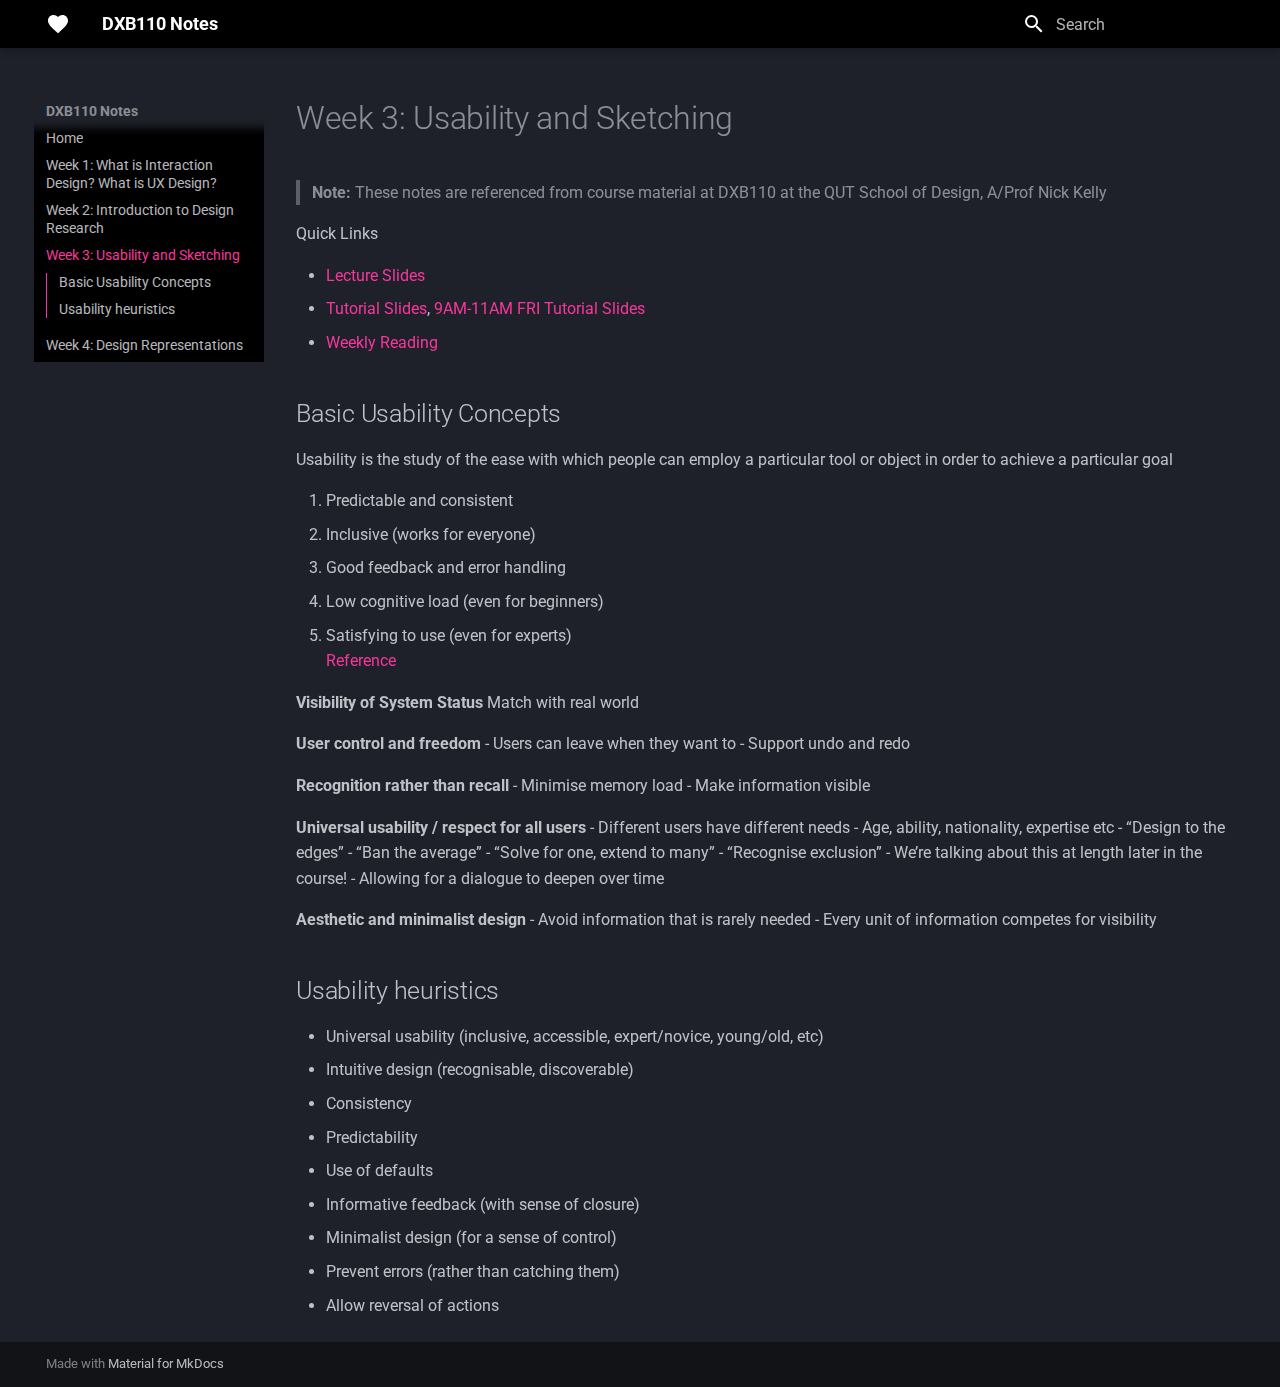
<file: week3/index.html>
<!doctype html>
<html lang="en" class="no-js">
  <head>
    
      <meta charset="utf-8">
      <meta name="viewport" content="width=device-width,initial-scale=1">
      
      
      
      
        <link rel="prev" href="../week2/">
      
      
        <link rel="next" href="../week4/">
      
      
      <link rel="icon" href="../assets/images/favicon.png">
      <meta name="generator" content="mkdocs-1.5.3, mkdocs-material-9.5.10">
    
    
      
        <title>Week 3: Usability and Sketching - DXB110 Notes</title>
      
    
    
      <link rel="stylesheet" href="../assets/stylesheets/main.7e359304.min.css">
      
        
        <link rel="stylesheet" href="../assets/stylesheets/palette.06af60db.min.css">
      
      


    
    
      
    
    
      
        
        
        <link rel="preconnect" href="https://fonts.gstatic.com" crossorigin>
        <link rel="stylesheet" href="https://fonts.googleapis.com/css?family=Roboto:300,300i,400,400i,700,700i%7CRoboto+Mono:400,400i,700,700i&display=fallback">
        <style>:root{--md-text-font:"Roboto";--md-code-font:"Roboto Mono"}</style>
      
    
    
      <link rel="stylesheet" href="../custom.css">
    
    <script>__md_scope=new URL("..",location),__md_hash=e=>[...e].reduce((e,_)=>(e<<5)-e+_.charCodeAt(0),0),__md_get=(e,_=localStorage,t=__md_scope)=>JSON.parse(_.getItem(t.pathname+"."+e)),__md_set=(e,_,t=localStorage,a=__md_scope)=>{try{t.setItem(a.pathname+"."+e,JSON.stringify(_))}catch(e){}}</script>
    
      

    
    
    
  </head>
  
  
    
    
    
    
    
    <body dir="ltr" data-md-color-scheme="slate" data-md-color-primary="custom" data-md-color-accent="deep-purple">
  
    
    <input class="md-toggle" data-md-toggle="drawer" type="checkbox" id="__drawer" autocomplete="off">
    <input class="md-toggle" data-md-toggle="search" type="checkbox" id="__search" autocomplete="off">
    <label class="md-overlay" for="__drawer"></label>
    <div data-md-component="skip">
      
        
        <a href="#week-3-usability-and-sketching" class="md-skip">
          Skip to content
        </a>
      
    </div>
    <div data-md-component="announce">
      
    </div>
    
    
      

  

<header class="md-header md-header--shadow" data-md-component="header">
  <nav class="md-header__inner md-grid" aria-label="Header">
    <a href=".." title="DXB110 Notes" class="md-header__button md-logo" aria-label="DXB110 Notes" data-md-component="logo">
      
  
  <svg xmlns="http://www.w3.org/2000/svg" viewBox="0 0 24 24"><path d="m12 21.35-1.45-1.32C5.4 15.36 2 12.27 2 8.5 2 5.41 4.42 3 7.5 3c1.74 0 3.41.81 4.5 2.08C13.09 3.81 14.76 3 16.5 3 19.58 3 22 5.41 22 8.5c0 3.77-3.4 6.86-8.55 11.53L12 21.35Z"/></svg>

    </a>
    <label class="md-header__button md-icon" for="__drawer">
      
      <svg xmlns="http://www.w3.org/2000/svg" viewBox="0 0 24 24"><path d="M3 6h18v2H3V6m0 5h18v2H3v-2m0 5h18v2H3v-2Z"/></svg>
    </label>
    <div class="md-header__title" data-md-component="header-title">
      <div class="md-header__ellipsis">
        <div class="md-header__topic">
          <span class="md-ellipsis">
            DXB110 Notes
          </span>
        </div>
        <div class="md-header__topic" data-md-component="header-topic">
          <span class="md-ellipsis">
            
              Week 3: Usability and Sketching
            
          </span>
        </div>
      </div>
    </div>
    
      
    
    
    
    
      <label class="md-header__button md-icon" for="__search">
        
        <svg xmlns="http://www.w3.org/2000/svg" viewBox="0 0 24 24"><path d="M9.5 3A6.5 6.5 0 0 1 16 9.5c0 1.61-.59 3.09-1.56 4.23l.27.27h.79l5 5-1.5 1.5-5-5v-.79l-.27-.27A6.516 6.516 0 0 1 9.5 16 6.5 6.5 0 0 1 3 9.5 6.5 6.5 0 0 1 9.5 3m0 2C7 5 5 7 5 9.5S7 14 9.5 14 14 12 14 9.5 12 5 9.5 5Z"/></svg>
      </label>
      <div class="md-search" data-md-component="search" role="dialog">
  <label class="md-search__overlay" for="__search"></label>
  <div class="md-search__inner" role="search">
    <form class="md-search__form" name="search">
      <input type="text" class="md-search__input" name="query" aria-label="Search" placeholder="Search" autocapitalize="off" autocorrect="off" autocomplete="off" spellcheck="false" data-md-component="search-query" required>
      <label class="md-search__icon md-icon" for="__search">
        
        <svg xmlns="http://www.w3.org/2000/svg" viewBox="0 0 24 24"><path d="M9.5 3A6.5 6.5 0 0 1 16 9.5c0 1.61-.59 3.09-1.56 4.23l.27.27h.79l5 5-1.5 1.5-5-5v-.79l-.27-.27A6.516 6.516 0 0 1 9.5 16 6.5 6.5 0 0 1 3 9.5 6.5 6.5 0 0 1 9.5 3m0 2C7 5 5 7 5 9.5S7 14 9.5 14 14 12 14 9.5 12 5 9.5 5Z"/></svg>
        
        <svg xmlns="http://www.w3.org/2000/svg" viewBox="0 0 24 24"><path d="M20 11v2H8l5.5 5.5-1.42 1.42L4.16 12l7.92-7.92L13.5 5.5 8 11h12Z"/></svg>
      </label>
      <nav class="md-search__options" aria-label="Search">
        
        <button type="reset" class="md-search__icon md-icon" title="Clear" aria-label="Clear" tabindex="-1">
          
          <svg xmlns="http://www.w3.org/2000/svg" viewBox="0 0 24 24"><path d="M19 6.41 17.59 5 12 10.59 6.41 5 5 6.41 10.59 12 5 17.59 6.41 19 12 13.41 17.59 19 19 17.59 13.41 12 19 6.41Z"/></svg>
        </button>
      </nav>
      
        <div class="md-search__suggest" data-md-component="search-suggest"></div>
      
    </form>
    <div class="md-search__output">
      <div class="md-search__scrollwrap" data-md-scrollfix>
        <div class="md-search-result" data-md-component="search-result">
          <div class="md-search-result__meta">
            Initializing search
          </div>
          <ol class="md-search-result__list" role="presentation"></ol>
        </div>
      </div>
    </div>
  </div>
</div>
    
    
  </nav>
  
</header>
    
    <div class="md-container" data-md-component="container">
      
      
        
          
        
      
      <main class="md-main" data-md-component="main">
        <div class="md-main__inner md-grid">
          
            
              
              <div class="md-sidebar md-sidebar--primary" data-md-component="sidebar" data-md-type="navigation" >
                <div class="md-sidebar__scrollwrap">
                  <div class="md-sidebar__inner">
                    



  

<nav class="md-nav md-nav--primary md-nav--integrated" aria-label="Navigation" data-md-level="0">
  <label class="md-nav__title" for="__drawer">
    <a href=".." title="DXB110 Notes" class="md-nav__button md-logo" aria-label="DXB110 Notes" data-md-component="logo">
      
  
  <svg xmlns="http://www.w3.org/2000/svg" viewBox="0 0 24 24"><path d="m12 21.35-1.45-1.32C5.4 15.36 2 12.27 2 8.5 2 5.41 4.42 3 7.5 3c1.74 0 3.41.81 4.5 2.08C13.09 3.81 14.76 3 16.5 3 19.58 3 22 5.41 22 8.5c0 3.77-3.4 6.86-8.55 11.53L12 21.35Z"/></svg>

    </a>
    DXB110 Notes
  </label>
  
  <ul class="md-nav__list" data-md-scrollfix>
    
      
      
  
  
  
  
    <li class="md-nav__item">
      <a href=".." class="md-nav__link">
        
  
  <span class="md-ellipsis">
    Home
  </span>
  

      </a>
    </li>
  

    
      
      
  
  
  
  
    <li class="md-nav__item">
      <a href="../week1/" class="md-nav__link">
        
  
  <span class="md-ellipsis">
    Week 1: What is Interaction Design? What is UX Design?
  </span>
  

      </a>
    </li>
  

    
      
      
  
  
  
  
    <li class="md-nav__item">
      <a href="../week2/" class="md-nav__link">
        
  
  <span class="md-ellipsis">
    Week 2: Introduction to Design Research
  </span>
  

      </a>
    </li>
  

    
      
      
  
  
    
  
  
  
    <li class="md-nav__item md-nav__item--active">
      
      <input class="md-nav__toggle md-toggle" type="checkbox" id="__toc">
      
      
        
      
      
        <label class="md-nav__link md-nav__link--active" for="__toc">
          
  
  <span class="md-ellipsis">
    Week 3: Usability and Sketching
  </span>
  

          <span class="md-nav__icon md-icon"></span>
        </label>
      
      <a href="./" class="md-nav__link md-nav__link--active">
        
  
  <span class="md-ellipsis">
    Week 3: Usability and Sketching
  </span>
  

      </a>
      
        

<nav class="md-nav md-nav--secondary" aria-label="Table of contents">
  
  
  
    
  
  
    <label class="md-nav__title" for="__toc">
      <span class="md-nav__icon md-icon"></span>
      Table of contents
    </label>
    <ul class="md-nav__list" data-md-component="toc" data-md-scrollfix>
      
        <li class="md-nav__item">
  <a href="#basic-usability-concepts" class="md-nav__link">
    <span class="md-ellipsis">
      Basic Usability Concepts
    </span>
  </a>
  
</li>
      
        <li class="md-nav__item">
  <a href="#usability-heuristics" class="md-nav__link">
    <span class="md-ellipsis">
      Usability heuristics
    </span>
  </a>
  
</li>
      
    </ul>
  
</nav>
      
    </li>
  

    
      
      
  
  
  
  
    <li class="md-nav__item">
      <a href="../week4/" class="md-nav__link">
        
  
  <span class="md-ellipsis">
    Week 4: Design Representations
  </span>
  

      </a>
    </li>
  

    
  </ul>
</nav>
                  </div>
                </div>
              </div>
            
            
          
          
            <div class="md-content" data-md-component="content">
              <article class="md-content__inner md-typeset">
                
                  


<h1 id="week-3-usability-and-sketching">Week 3: Usability and Sketching</h1>
<blockquote>
<p><strong>Note:</strong> These notes are referenced from course material at DXB110 at the QUT School of Design, A/Prof Nick Kelly</p>
</blockquote>
<p>Quick Links</p>
<ul>
<li><a href="[chrome-extension://efaidnbmnnnibpcajpcglclefindmkaj/https://connectqutedu-my.sharepoint.com/personal/kellyn5_qut_edu_au/Documents/DXB110-2024/_DXB110%202024%20student%20facing%20files/lecture%20slides/DXB110-Week2-design-research.pdf?CT=1709852698890&amp;OR=ItemsView](https://connectqutedu-my.sharepoint.com/personal/kellyn5_qut_edu_au/_layouts/15/onedrive.aspx?id=%2Fpersonal%2Fkellyn5%5Fqut%5Fedu%5Fau%2FDocuments%2FDXB110%2D2024%2F%5FDXB110%202024%20student%20facing%20files%2Flecture%20slides%2FDXB110%2DWeek3%2DUsabilityPrinciples%2Epdf&amp;parent=%2Fpersonal%2Fkellyn5%5Fqut%5Fedu%5Fau%2FDocuments%2FDXB110%2D2024%2F%5FDXB110%202024%20student%20facing%20files%2Flecture%20slides)">Lecture Slides</a></li>
<li><a href="https://connectqutedu-my.sharepoint.com/:b:/r/personal/kellyn5_qut_edu_au/Documents/DXB110-2024/_DXB110%202024%20student%20facing%20files/tutorial%20slides/DXB110-Week%203%20tutorial%20slides.pdf?csf=1&amp;web=1&amp;e=OpRZbp">Tutorial Slides</a>, <a href="https://cdn.discordapp.com/attachments/1206862994718330900/1212927580672626698/Week_1.pdf?ex=65f39dd6&amp;is=65e128d6&amp;hm=4f7b5c109ce04879f028ba92dd8521db7c0ce3a3c7615f12043ab4a78075adb1&amp;">9AM-11AM FRI Tutorial Slides</a></li>
<li><a href="https://ebookcentral.proquest.com/lib/qut/reader.action?docID=317018&amp;ppg=106">Weekly Reading</a></li>
</ul>
<h2 id="basic-usability-concepts">Basic Usability Concepts</h2>
<p>Usability is the study of the ease with which people can employ a particular tool or object in order to achieve a particular goal</p>
<ol>
<li>Predictable and consistent</li>
<li>Inclusive (works for everyone)</li>
<li>Good feedback and error handling</li>
<li>Low cognitive load (even for beginners)</li>
<li>Satisfying to use (even for experts)<br />
<a href="https://www.nngroup.com/articles/usability-101-introduction-to-usability">Reference</a></li>
</ol>
<p><strong>Visibility of System Status</strong>
Match with real world</p>
<p><strong>User control and freedom</strong>
- Users can leave when they want to
- Support undo and redo</p>
<p><strong>Recognition rather than recall</strong>
- Minimise memory load
- Make information visible</p>
<p><strong>Universal usability / respect for all users</strong>
- Different users have different needs
- Age, ability, nationality, expertise etc
- “Design to the edges”
- “Ban the average”
- “Solve for one, extend to many”
- “Recognise exclusion”
- We’re talking about this at length later in the course!
- Allowing for a dialogue to deepen over time</p>
<p><strong>Aesthetic and minimalist design</strong>
- Avoid information that is rarely needed
- Every unit of information competes for visibility</p>
<h2 id="usability-heuristics">Usability heuristics</h2>
<ul>
<li>Universal usability (inclusive, accessible, expert/novice, young/old, etc)</li>
<li>Intuitive design (recognisable, discoverable)</li>
<li>Consistency</li>
<li>Predictability</li>
<li>Use of defaults</li>
<li>Informative feedback (with sense of closure)</li>
<li>Minimalist design (for a sense of control)</li>
<li>Prevent errors (rather than catching them)</li>
<li>Allow reversal of actions</li>
</ul>












                
              </article>
            </div>
          
          
<script>var target=document.getElementById(location.hash.slice(1));target&&target.name&&(target.checked=target.name.startsWith("__tabbed_"))</script>
        </div>
        
          <button type="button" class="md-top md-icon" data-md-component="top" hidden>
  
  <svg xmlns="http://www.w3.org/2000/svg" viewBox="0 0 24 24"><path d="M13 20h-2V8l-5.5 5.5-1.42-1.42L12 4.16l7.92 7.92-1.42 1.42L13 8v12Z"/></svg>
  Back to top
</button>
        
      </main>
      
        <footer class="md-footer">
  
  <div class="md-footer-meta md-typeset">
    <div class="md-footer-meta__inner md-grid">
      <div class="md-copyright">
  
  
    Made with
    <a href="https://squidfunk.github.io/mkdocs-material/" target="_blank" rel="noopener">
      Material for MkDocs
    </a>
  
</div>
      
    </div>
  </div>
</footer>
      
    </div>
    <div class="md-dialog" data-md-component="dialog">
      <div class="md-dialog__inner md-typeset"></div>
    </div>
    
    
    <script id="__config" type="application/json">{"base": "..", "features": ["navigation.path", "toc.integrate", "navigation.top", "search.highlight", "navigation.tracking", "navigation.indexes", "search.suggest"], "search": "../assets/javascripts/workers/search.b8dbb3d2.min.js", "translations": {"clipboard.copied": "Copied to clipboard", "clipboard.copy": "Copy to clipboard", "search.result.more.one": "1 more on this page", "search.result.more.other": "# more on this page", "search.result.none": "No matching documents", "search.result.one": "1 matching document", "search.result.other": "# matching documents", "search.result.placeholder": "Type to start searching", "search.result.term.missing": "Missing", "select.version": "Select version"}}</script>
    
    
      <script src="../assets/javascripts/bundle.8fd75fb4.min.js"></script>
      
    
  </body>
</html>
</file>
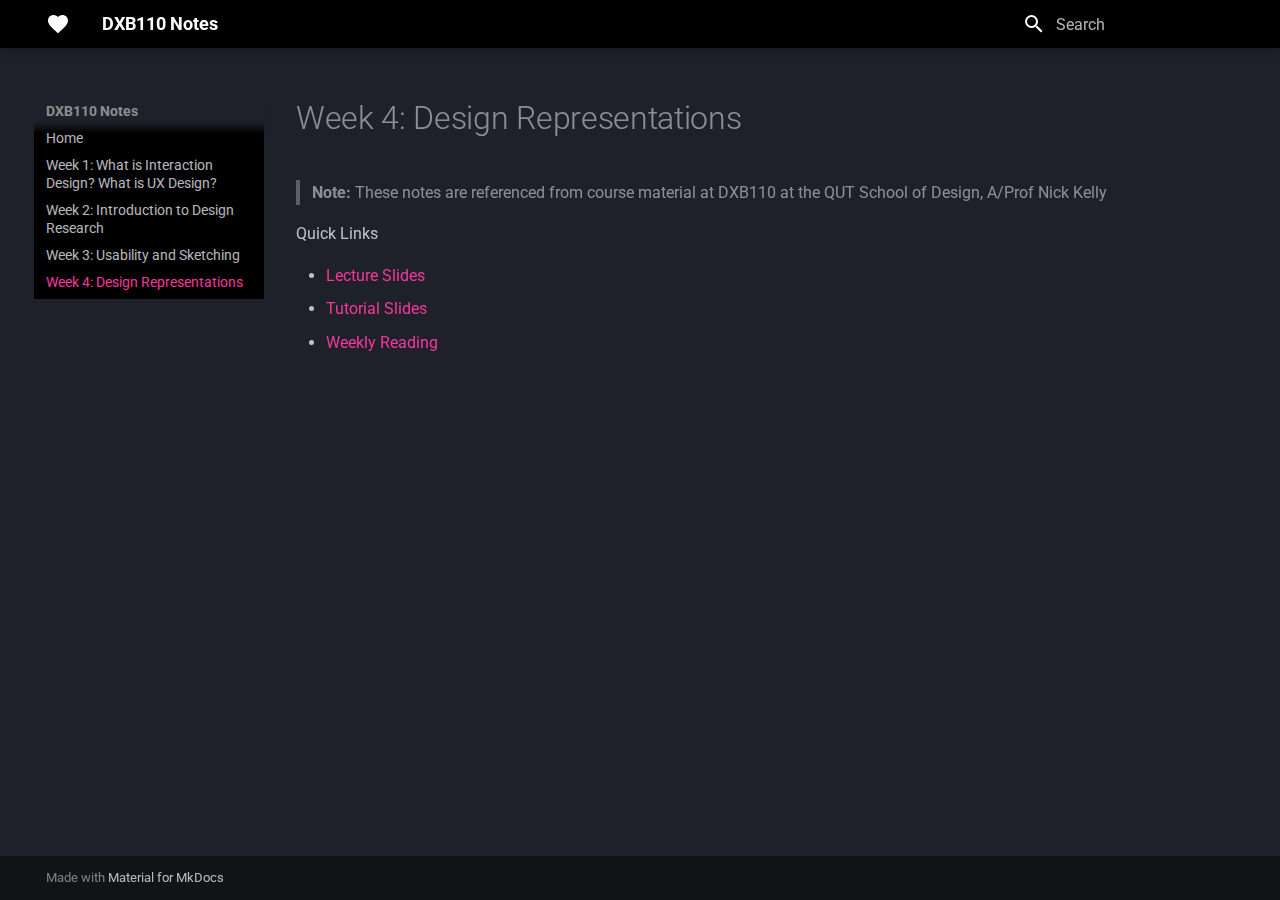
<file: week4/index.html>
<!doctype html>
<html lang="en" class="no-js">
  <head>
    
      <meta charset="utf-8">
      <meta name="viewport" content="width=device-width,initial-scale=1">
      
      
      
      
        <link rel="prev" href="../week3/">
      
      
      
      <link rel="icon" href="../assets/images/favicon.png">
      <meta name="generator" content="mkdocs-1.5.3, mkdocs-material-9.5.10">
    
    
      
        <title>Week 4: Design Representations - DXB110 Notes</title>
      
    
    
      <link rel="stylesheet" href="../assets/stylesheets/main.7e359304.min.css">
      
        
        <link rel="stylesheet" href="../assets/stylesheets/palette.06af60db.min.css">
      
      


    
    
      
    
    
      
        
        
        <link rel="preconnect" href="https://fonts.gstatic.com" crossorigin>
        <link rel="stylesheet" href="https://fonts.googleapis.com/css?family=Roboto:300,300i,400,400i,700,700i%7CRoboto+Mono:400,400i,700,700i&display=fallback">
        <style>:root{--md-text-font:"Roboto";--md-code-font:"Roboto Mono"}</style>
      
    
    
      <link rel="stylesheet" href="../custom.css">
    
    <script>__md_scope=new URL("..",location),__md_hash=e=>[...e].reduce((e,_)=>(e<<5)-e+_.charCodeAt(0),0),__md_get=(e,_=localStorage,t=__md_scope)=>JSON.parse(_.getItem(t.pathname+"."+e)),__md_set=(e,_,t=localStorage,a=__md_scope)=>{try{t.setItem(a.pathname+"."+e,JSON.stringify(_))}catch(e){}}</script>
    
      

    
    
    
  </head>
  
  
    
    
    
    
    
    <body dir="ltr" data-md-color-scheme="slate" data-md-color-primary="custom" data-md-color-accent="deep-purple">
  
    
    <input class="md-toggle" data-md-toggle="drawer" type="checkbox" id="__drawer" autocomplete="off">
    <input class="md-toggle" data-md-toggle="search" type="checkbox" id="__search" autocomplete="off">
    <label class="md-overlay" for="__drawer"></label>
    <div data-md-component="skip">
      
        
        <a href="#week-4-design-representations" class="md-skip">
          Skip to content
        </a>
      
    </div>
    <div data-md-component="announce">
      
    </div>
    
    
      

  

<header class="md-header md-header--shadow" data-md-component="header">
  <nav class="md-header__inner md-grid" aria-label="Header">
    <a href=".." title="DXB110 Notes" class="md-header__button md-logo" aria-label="DXB110 Notes" data-md-component="logo">
      
  
  <svg xmlns="http://www.w3.org/2000/svg" viewBox="0 0 24 24"><path d="m12 21.35-1.45-1.32C5.4 15.36 2 12.27 2 8.5 2 5.41 4.42 3 7.5 3c1.74 0 3.41.81 4.5 2.08C13.09 3.81 14.76 3 16.5 3 19.58 3 22 5.41 22 8.5c0 3.77-3.4 6.86-8.55 11.53L12 21.35Z"/></svg>

    </a>
    <label class="md-header__button md-icon" for="__drawer">
      
      <svg xmlns="http://www.w3.org/2000/svg" viewBox="0 0 24 24"><path d="M3 6h18v2H3V6m0 5h18v2H3v-2m0 5h18v2H3v-2Z"/></svg>
    </label>
    <div class="md-header__title" data-md-component="header-title">
      <div class="md-header__ellipsis">
        <div class="md-header__topic">
          <span class="md-ellipsis">
            DXB110 Notes
          </span>
        </div>
        <div class="md-header__topic" data-md-component="header-topic">
          <span class="md-ellipsis">
            
              Week 4: Design Representations
            
          </span>
        </div>
      </div>
    </div>
    
      
    
    
    
    
      <label class="md-header__button md-icon" for="__search">
        
        <svg xmlns="http://www.w3.org/2000/svg" viewBox="0 0 24 24"><path d="M9.5 3A6.5 6.5 0 0 1 16 9.5c0 1.61-.59 3.09-1.56 4.23l.27.27h.79l5 5-1.5 1.5-5-5v-.79l-.27-.27A6.516 6.516 0 0 1 9.5 16 6.5 6.5 0 0 1 3 9.5 6.5 6.5 0 0 1 9.5 3m0 2C7 5 5 7 5 9.5S7 14 9.5 14 14 12 14 9.5 12 5 9.5 5Z"/></svg>
      </label>
      <div class="md-search" data-md-component="search" role="dialog">
  <label class="md-search__overlay" for="__search"></label>
  <div class="md-search__inner" role="search">
    <form class="md-search__form" name="search">
      <input type="text" class="md-search__input" name="query" aria-label="Search" placeholder="Search" autocapitalize="off" autocorrect="off" autocomplete="off" spellcheck="false" data-md-component="search-query" required>
      <label class="md-search__icon md-icon" for="__search">
        
        <svg xmlns="http://www.w3.org/2000/svg" viewBox="0 0 24 24"><path d="M9.5 3A6.5 6.5 0 0 1 16 9.5c0 1.61-.59 3.09-1.56 4.23l.27.27h.79l5 5-1.5 1.5-5-5v-.79l-.27-.27A6.516 6.516 0 0 1 9.5 16 6.5 6.5 0 0 1 3 9.5 6.5 6.5 0 0 1 9.5 3m0 2C7 5 5 7 5 9.5S7 14 9.5 14 14 12 14 9.5 12 5 9.5 5Z"/></svg>
        
        <svg xmlns="http://www.w3.org/2000/svg" viewBox="0 0 24 24"><path d="M20 11v2H8l5.5 5.5-1.42 1.42L4.16 12l7.92-7.92L13.5 5.5 8 11h12Z"/></svg>
      </label>
      <nav class="md-search__options" aria-label="Search">
        
        <button type="reset" class="md-search__icon md-icon" title="Clear" aria-label="Clear" tabindex="-1">
          
          <svg xmlns="http://www.w3.org/2000/svg" viewBox="0 0 24 24"><path d="M19 6.41 17.59 5 12 10.59 6.41 5 5 6.41 10.59 12 5 17.59 6.41 19 12 13.41 17.59 19 19 17.59 13.41 12 19 6.41Z"/></svg>
        </button>
      </nav>
      
        <div class="md-search__suggest" data-md-component="search-suggest"></div>
      
    </form>
    <div class="md-search__output">
      <div class="md-search__scrollwrap" data-md-scrollfix>
        <div class="md-search-result" data-md-component="search-result">
          <div class="md-search-result__meta">
            Initializing search
          </div>
          <ol class="md-search-result__list" role="presentation"></ol>
        </div>
      </div>
    </div>
  </div>
</div>
    
    
  </nav>
  
</header>
    
    <div class="md-container" data-md-component="container">
      
      
        
          
        
      
      <main class="md-main" data-md-component="main">
        <div class="md-main__inner md-grid">
          
            
              
              <div class="md-sidebar md-sidebar--primary" data-md-component="sidebar" data-md-type="navigation" >
                <div class="md-sidebar__scrollwrap">
                  <div class="md-sidebar__inner">
                    



  

<nav class="md-nav md-nav--primary md-nav--integrated" aria-label="Navigation" data-md-level="0">
  <label class="md-nav__title" for="__drawer">
    <a href=".." title="DXB110 Notes" class="md-nav__button md-logo" aria-label="DXB110 Notes" data-md-component="logo">
      
  
  <svg xmlns="http://www.w3.org/2000/svg" viewBox="0 0 24 24"><path d="m12 21.35-1.45-1.32C5.4 15.36 2 12.27 2 8.5 2 5.41 4.42 3 7.5 3c1.74 0 3.41.81 4.5 2.08C13.09 3.81 14.76 3 16.5 3 19.58 3 22 5.41 22 8.5c0 3.77-3.4 6.86-8.55 11.53L12 21.35Z"/></svg>

    </a>
    DXB110 Notes
  </label>
  
  <ul class="md-nav__list" data-md-scrollfix>
    
      
      
  
  
  
  
    <li class="md-nav__item">
      <a href=".." class="md-nav__link">
        
  
  <span class="md-ellipsis">
    Home
  </span>
  

      </a>
    </li>
  

    
      
      
  
  
  
  
    <li class="md-nav__item">
      <a href="../week1/" class="md-nav__link">
        
  
  <span class="md-ellipsis">
    Week 1: What is Interaction Design? What is UX Design?
  </span>
  

      </a>
    </li>
  

    
      
      
  
  
  
  
    <li class="md-nav__item">
      <a href="../week2/" class="md-nav__link">
        
  
  <span class="md-ellipsis">
    Week 2: Introduction to Design Research
  </span>
  

      </a>
    </li>
  

    
      
      
  
  
  
  
    <li class="md-nav__item">
      <a href="../week3/" class="md-nav__link">
        
  
  <span class="md-ellipsis">
    Week 3: Usability and Sketching
  </span>
  

      </a>
    </li>
  

    
      
      
  
  
    
  
  
  
    <li class="md-nav__item md-nav__item--active">
      
      <input class="md-nav__toggle md-toggle" type="checkbox" id="__toc">
      
      
        
      
      
      <a href="./" class="md-nav__link md-nav__link--active">
        
  
  <span class="md-ellipsis">
    Week 4: Design Representations
  </span>
  

      </a>
      
    </li>
  

    
  </ul>
</nav>
                  </div>
                </div>
              </div>
            
            
          
          
            <div class="md-content" data-md-component="content">
              <article class="md-content__inner md-typeset">
                
                  


<h1 id="week-4-design-representations">Week 4: Design Representations</h1>
<blockquote>
<p><strong>Note:</strong> These notes are referenced from course material at DXB110 at the QUT School of Design, A/Prof Nick Kelly</p>
</blockquote>
<p>Quick Links</p>
<ul>
<li><a href="https://connectqutedu-my.sharepoint.com/:b:/r/personal/kellyn5_qut_edu_au/Documents/DXB110-2024/_DXB110%202024%20student%20facing%20files/lecture%20slides/DXB110-Week4-Seminar-DesignRepresentations.pdf?csf=1&amp;web=1&amp;e=Ohq5y0">Lecture Slides</a></li>
<li><a href="https://connectqutedu-my.sharepoint.com/:b:/r/personal/kellyn5_qut_edu_au/Documents/DXB110-2024/_DXB110%202024%20student%20facing%20files/tutorial%20slides/DXB110-Week%204%20tutorial%20slides.pdf?csf=1&amp;web=1&amp;e=LXGfEV">Tutorial Slides</a></li>
<li><a href="https://learning.oreilly.com/library/view/thoughts-on-interaction/9780123809308/B9780123809308500024.xhtml?sso_link=yes&amp;sso_link_from=queensland">Weekly Reading</a></li>
</ul>












                
              </article>
            </div>
          
          
<script>var target=document.getElementById(location.hash.slice(1));target&&target.name&&(target.checked=target.name.startsWith("__tabbed_"))</script>
        </div>
        
          <button type="button" class="md-top md-icon" data-md-component="top" hidden>
  
  <svg xmlns="http://www.w3.org/2000/svg" viewBox="0 0 24 24"><path d="M13 20h-2V8l-5.5 5.5-1.42-1.42L12 4.16l7.92 7.92-1.42 1.42L13 8v12Z"/></svg>
  Back to top
</button>
        
      </main>
      
        <footer class="md-footer">
  
  <div class="md-footer-meta md-typeset">
    <div class="md-footer-meta__inner md-grid">
      <div class="md-copyright">
  
  
    Made with
    <a href="https://squidfunk.github.io/mkdocs-material/" target="_blank" rel="noopener">
      Material for MkDocs
    </a>
  
</div>
      
    </div>
  </div>
</footer>
      
    </div>
    <div class="md-dialog" data-md-component="dialog">
      <div class="md-dialog__inner md-typeset"></div>
    </div>
    
    
    <script id="__config" type="application/json">{"base": "..", "features": ["navigation.path", "toc.integrate", "navigation.top", "search.highlight", "navigation.tracking", "navigation.indexes", "search.suggest"], "search": "../assets/javascripts/workers/search.b8dbb3d2.min.js", "translations": {"clipboard.copied": "Copied to clipboard", "clipboard.copy": "Copy to clipboard", "search.result.more.one": "1 more on this page", "search.result.more.other": "# more on this page", "search.result.none": "No matching documents", "search.result.one": "1 matching document", "search.result.other": "# matching documents", "search.result.placeholder": "Type to start searching", "search.result.term.missing": "Missing", "select.version": "Select version"}}</script>
    
    
      <script src="../assets/javascripts/bundle.8fd75fb4.min.js"></script>
      
    
  </body>
</html>
</file>
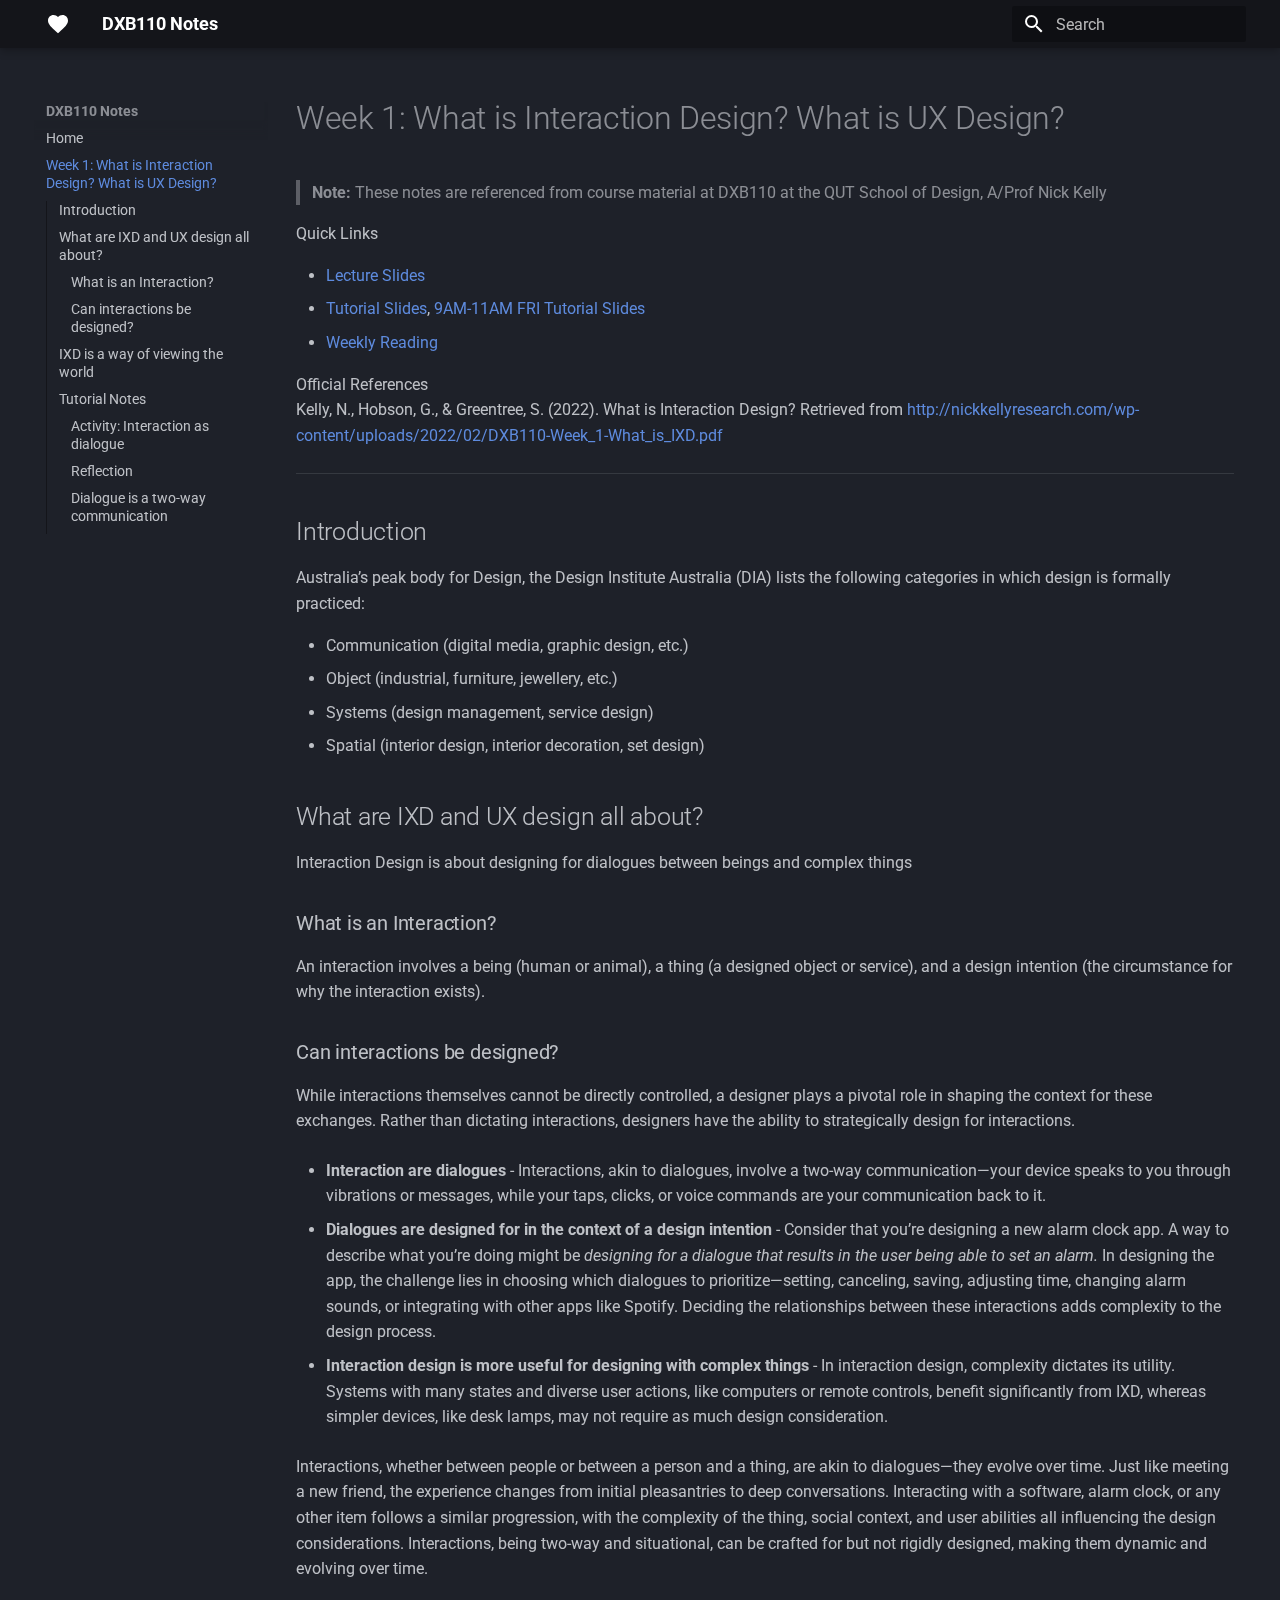
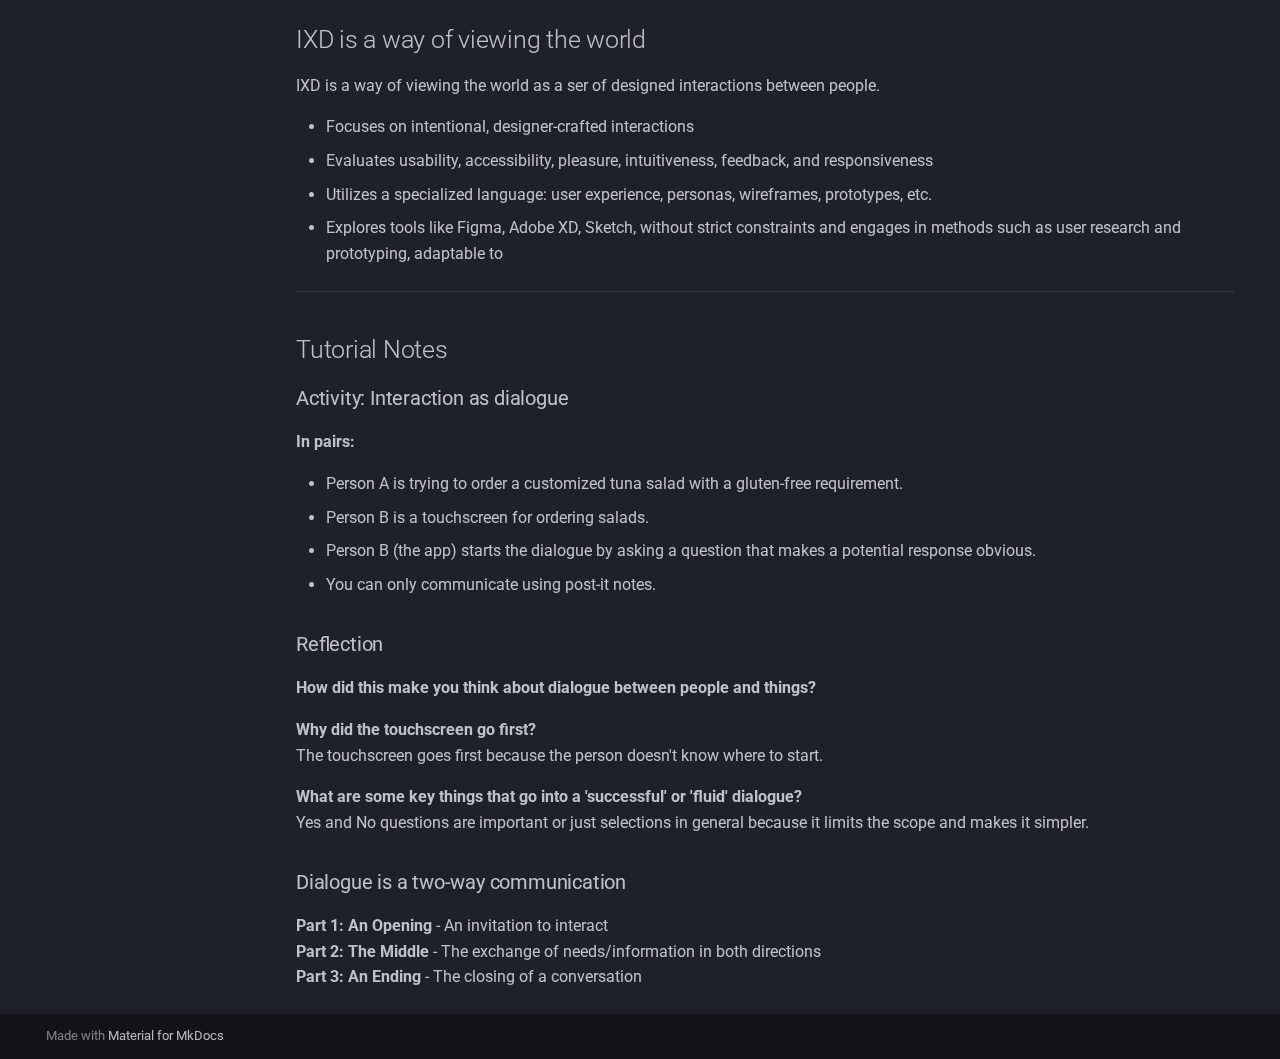
<file: site/week1/index.html>
<!doctype html>
<html lang="en" class="no-js">
  <head>
    
      <meta charset="utf-8">
      <meta name="viewport" content="width=device-width,initial-scale=1">
      
      
      
      
        <link rel="prev" href="..">
      
      
      
      <link rel="icon" href="../assets/images/favicon.png">
      <meta name="generator" content="mkdocs-1.5.3, mkdocs-material-9.5.10">
    
    
      
        <title>Week 1: What is Interaction Design? What is UX Design? - DXB110 Notes</title>
      
    
    
      <link rel="stylesheet" href="../assets/stylesheets/main.7e359304.min.css">
      
        
        <link rel="stylesheet" href="../assets/stylesheets/palette.06af60db.min.css">
      
      


    
    
      
    
    
      
        
        
        <link rel="preconnect" href="https://fonts.gstatic.com" crossorigin>
        <link rel="stylesheet" href="https://fonts.googleapis.com/css?family=Roboto:300,300i,400,400i,700,700i%7CRoboto+Mono:400,400i,700,700i&display=fallback">
        <style>:root{--md-text-font:"Roboto";--md-code-font:"Roboto Mono"}</style>
      
    
    
    <script>__md_scope=new URL("..",location),__md_hash=e=>[...e].reduce((e,_)=>(e<<5)-e+_.charCodeAt(0),0),__md_get=(e,_=localStorage,t=__md_scope)=>JSON.parse(_.getItem(t.pathname+"."+e)),__md_set=(e,_,t=localStorage,a=__md_scope)=>{try{t.setItem(a.pathname+"."+e,JSON.stringify(_))}catch(e){}}</script>
    
      

    
    
    
  </head>
  
  
    
    
    
    
    
    <body dir="ltr" data-md-color-scheme="slate" data-md-color-primary="black" data-md-color-accent="indigo">
  
    
    <input class="md-toggle" data-md-toggle="drawer" type="checkbox" id="__drawer" autocomplete="off">
    <input class="md-toggle" data-md-toggle="search" type="checkbox" id="__search" autocomplete="off">
    <label class="md-overlay" for="__drawer"></label>
    <div data-md-component="skip">
      
        
        <a href="#week-1-what-is-interaction-design-what-is-ux-design" class="md-skip">
          Skip to content
        </a>
      
    </div>
    <div data-md-component="announce">
      
    </div>
    
    
      

  

<header class="md-header md-header--shadow" data-md-component="header">
  <nav class="md-header__inner md-grid" aria-label="Header">
    <a href=".." title="DXB110 Notes" class="md-header__button md-logo" aria-label="DXB110 Notes" data-md-component="logo">
      
  
  <svg xmlns="http://www.w3.org/2000/svg" viewBox="0 0 24 24"><path d="m12 21.35-1.45-1.32C5.4 15.36 2 12.27 2 8.5 2 5.41 4.42 3 7.5 3c1.74 0 3.41.81 4.5 2.08C13.09 3.81 14.76 3 16.5 3 19.58 3 22 5.41 22 8.5c0 3.77-3.4 6.86-8.55 11.53L12 21.35Z"/></svg>

    </a>
    <label class="md-header__button md-icon" for="__drawer">
      
      <svg xmlns="http://www.w3.org/2000/svg" viewBox="0 0 24 24"><path d="M3 6h18v2H3V6m0 5h18v2H3v-2m0 5h18v2H3v-2Z"/></svg>
    </label>
    <div class="md-header__title" data-md-component="header-title">
      <div class="md-header__ellipsis">
        <div class="md-header__topic">
          <span class="md-ellipsis">
            DXB110 Notes
          </span>
        </div>
        <div class="md-header__topic" data-md-component="header-topic">
          <span class="md-ellipsis">
            
              Week 1: What is Interaction Design? What is UX Design?
            
          </span>
        </div>
      </div>
    </div>
    
      
    
    
    
    
      <label class="md-header__button md-icon" for="__search">
        
        <svg xmlns="http://www.w3.org/2000/svg" viewBox="0 0 24 24"><path d="M9.5 3A6.5 6.5 0 0 1 16 9.5c0 1.61-.59 3.09-1.56 4.23l.27.27h.79l5 5-1.5 1.5-5-5v-.79l-.27-.27A6.516 6.516 0 0 1 9.5 16 6.5 6.5 0 0 1 3 9.5 6.5 6.5 0 0 1 9.5 3m0 2C7 5 5 7 5 9.5S7 14 9.5 14 14 12 14 9.5 12 5 9.5 5Z"/></svg>
      </label>
      <div class="md-search" data-md-component="search" role="dialog">
  <label class="md-search__overlay" for="__search"></label>
  <div class="md-search__inner" role="search">
    <form class="md-search__form" name="search">
      <input type="text" class="md-search__input" name="query" aria-label="Search" placeholder="Search" autocapitalize="off" autocorrect="off" autocomplete="off" spellcheck="false" data-md-component="search-query" required>
      <label class="md-search__icon md-icon" for="__search">
        
        <svg xmlns="http://www.w3.org/2000/svg" viewBox="0 0 24 24"><path d="M9.5 3A6.5 6.5 0 0 1 16 9.5c0 1.61-.59 3.09-1.56 4.23l.27.27h.79l5 5-1.5 1.5-5-5v-.79l-.27-.27A6.516 6.516 0 0 1 9.5 16 6.5 6.5 0 0 1 3 9.5 6.5 6.5 0 0 1 9.5 3m0 2C7 5 5 7 5 9.5S7 14 9.5 14 14 12 14 9.5 12 5 9.5 5Z"/></svg>
        
        <svg xmlns="http://www.w3.org/2000/svg" viewBox="0 0 24 24"><path d="M20 11v2H8l5.5 5.5-1.42 1.42L4.16 12l7.92-7.92L13.5 5.5 8 11h12Z"/></svg>
      </label>
      <nav class="md-search__options" aria-label="Search">
        
        <button type="reset" class="md-search__icon md-icon" title="Clear" aria-label="Clear" tabindex="-1">
          
          <svg xmlns="http://www.w3.org/2000/svg" viewBox="0 0 24 24"><path d="M19 6.41 17.59 5 12 10.59 6.41 5 5 6.41 10.59 12 5 17.59 6.41 19 12 13.41 17.59 19 19 17.59 13.41 12 19 6.41Z"/></svg>
        </button>
      </nav>
      
        <div class="md-search__suggest" data-md-component="search-suggest"></div>
      
    </form>
    <div class="md-search__output">
      <div class="md-search__scrollwrap" data-md-scrollfix>
        <div class="md-search-result" data-md-component="search-result">
          <div class="md-search-result__meta">
            Initializing search
          </div>
          <ol class="md-search-result__list" role="presentation"></ol>
        </div>
      </div>
    </div>
  </div>
</div>
    
    
  </nav>
  
</header>
    
    <div class="md-container" data-md-component="container">
      
      
        
          
        
      
      <main class="md-main" data-md-component="main">
        <div class="md-main__inner md-grid">
          
            
              
              <div class="md-sidebar md-sidebar--primary" data-md-component="sidebar" data-md-type="navigation" >
                <div class="md-sidebar__scrollwrap">
                  <div class="md-sidebar__inner">
                    



  

<nav class="md-nav md-nav--primary md-nav--integrated" aria-label="Navigation" data-md-level="0">
  <label class="md-nav__title" for="__drawer">
    <a href=".." title="DXB110 Notes" class="md-nav__button md-logo" aria-label="DXB110 Notes" data-md-component="logo">
      
  
  <svg xmlns="http://www.w3.org/2000/svg" viewBox="0 0 24 24"><path d="m12 21.35-1.45-1.32C5.4 15.36 2 12.27 2 8.5 2 5.41 4.42 3 7.5 3c1.74 0 3.41.81 4.5 2.08C13.09 3.81 14.76 3 16.5 3 19.58 3 22 5.41 22 8.5c0 3.77-3.4 6.86-8.55 11.53L12 21.35Z"/></svg>

    </a>
    DXB110 Notes
  </label>
  
  <ul class="md-nav__list" data-md-scrollfix>
    
      
      
  
  
  
  
    <li class="md-nav__item">
      <a href=".." class="md-nav__link">
        
  
  <span class="md-ellipsis">
    Home
  </span>
  

      </a>
    </li>
  

    
      
      
  
  
    
  
  
  
    <li class="md-nav__item md-nav__item--active">
      
      <input class="md-nav__toggle md-toggle" type="checkbox" id="__toc">
      
      
        
      
      
        <label class="md-nav__link md-nav__link--active" for="__toc">
          
  
  <span class="md-ellipsis">
    Week 1: What is Interaction Design? What is UX Design?
  </span>
  

          <span class="md-nav__icon md-icon"></span>
        </label>
      
      <a href="./" class="md-nav__link md-nav__link--active">
        
  
  <span class="md-ellipsis">
    Week 1: What is Interaction Design? What is UX Design?
  </span>
  

      </a>
      
        

<nav class="md-nav md-nav--secondary" aria-label="Table of contents">
  
  
  
    
  
  
    <label class="md-nav__title" for="__toc">
      <span class="md-nav__icon md-icon"></span>
      Table of contents
    </label>
    <ul class="md-nav__list" data-md-component="toc" data-md-scrollfix>
      
        <li class="md-nav__item">
  <a href="#introduction" class="md-nav__link">
    <span class="md-ellipsis">
      Introduction
    </span>
  </a>
  
</li>
      
        <li class="md-nav__item">
  <a href="#what-are-ixd-and-ux-design-all-about" class="md-nav__link">
    <span class="md-ellipsis">
      What are IXD and UX design all about?
    </span>
  </a>
  
    <nav class="md-nav" aria-label="What are IXD and UX design all about?">
      <ul class="md-nav__list">
        
          <li class="md-nav__item">
  <a href="#what-is-an-interaction" class="md-nav__link">
    <span class="md-ellipsis">
      What is an Interaction?
    </span>
  </a>
  
</li>
        
          <li class="md-nav__item">
  <a href="#can-interactions-be-designed" class="md-nav__link">
    <span class="md-ellipsis">
      Can interactions be designed?
    </span>
  </a>
  
</li>
        
      </ul>
    </nav>
  
</li>
      
        <li class="md-nav__item">
  <a href="#ixd-is-a-way-of-viewing-the-world" class="md-nav__link">
    <span class="md-ellipsis">
      IXD is a way of viewing the world
    </span>
  </a>
  
</li>
      
        <li class="md-nav__item">
  <a href="#tutorial-notes" class="md-nav__link">
    <span class="md-ellipsis">
      Tutorial Notes
    </span>
  </a>
  
    <nav class="md-nav" aria-label="Tutorial Notes">
      <ul class="md-nav__list">
        
          <li class="md-nav__item">
  <a href="#activity-interaction-as-dialogue" class="md-nav__link">
    <span class="md-ellipsis">
      Activity: Interaction as dialogue
    </span>
  </a>
  
</li>
        
          <li class="md-nav__item">
  <a href="#reflection" class="md-nav__link">
    <span class="md-ellipsis">
      Reflection
    </span>
  </a>
  
</li>
        
          <li class="md-nav__item">
  <a href="#dialogue-is-a-two-way-communication" class="md-nav__link">
    <span class="md-ellipsis">
      Dialogue is a two-way communication
    </span>
  </a>
  
</li>
        
      </ul>
    </nav>
  
</li>
      
    </ul>
  
</nav>
      
    </li>
  

    
  </ul>
</nav>
                  </div>
                </div>
              </div>
            
            
          
          
            <div class="md-content" data-md-component="content">
              <article class="md-content__inner md-typeset">
                
                  


<h1 id="week-1-what-is-interaction-design-what-is-ux-design">Week 1: What is Interaction Design? What is UX Design?</h1>
<blockquote>
<p><strong>Note:</strong> These notes are referenced from course material at DXB110 at the QUT School of Design, A/Prof Nick Kelly</p>
</blockquote>
<p>Quick Links</p>
<ul>
<li><a href="https://connectqutedu-my.sharepoint.com/:b:/r/personal/kellyn5_qut_edu_au/Documents/DXB110-2024/_DXB110%202024%20student%20facing%20files/lecture%20slides/DXB110-Week1-WhatAreIXDandUXDesign.pdf?csf=1&amp;web=1&amp;e=nyTohW">Lecture Slides</a></li>
<li><a href="https://connectqutedu-my.sharepoint.com/:b:/r/personal/kellyn5_qut_edu_au/Documents/DXB110-2024/_DXB110%202024%20student%20facing%20files/tutorial%20slides/DXB110-Week%201%20tutorial%20slides.pdf?csf=1&amp;web=1&amp;e=XlJOnb">Tutorial Slides</a>, <a href="https://cdn.discordapp.com/attachments/1206862994718330900/1212927580672626698/Week_1.pdf?ex=65f39dd6&amp;is=65e128d6&amp;hm=4f7b5c109ce04879f028ba92dd8521db7c0ce3a3c7615f12043ab4a78075adb1&amp;">9AM-11AM FRI Tutorial Slides</a></li>
<li><a href="http://nickkellyresearch.com/wp-content/uploads/2022/02/DXB110-Week_1-What_is_IXD.pdf">Weekly Reading</a></li>
</ul>
<p>Official References<br />
Kelly, N., Hobson, G., &amp; Greentree, S. (2022). What is Interaction Design? Retrieved from <a href="http://nickkellyresearch.com/wp-content/uploads/2022/02/DXB110-Week_1-What_is_IXD.pdf">http://nickkellyresearch.com/wp-content/uploads/2022/02/DXB110-Week_1-What_is_IXD.pdf</a></p>
<hr />
<h2 id="introduction">Introduction</h2>
<p>Australia’s peak body for Design, the Design Institute Australia (DIA) lists the following categories in which design is formally practiced:</p>
<ul>
<li>Communication (digital media, graphic design, etc.) </li>
<li>Object (industrial, furniture, jewellery, etc.) </li>
<li>Systems (design management, service design) </li>
<li>Spatial (interior design, interior decoration, set design) </li>
</ul>
<h2 id="what-are-ixd-and-ux-design-all-about">What are IXD and UX design all about?</h2>
<p>Interaction Design is about designing for dialogues between beings and complex things </p>
<h3 id="what-is-an-interaction">What is an Interaction?</h3>
<p>An interaction involves a being (human or animal), a thing (a designed object or service), and a design intention (the circumstance for why the interaction exists). </p>
<h3 id="can-interactions-be-designed">Can interactions be designed?</h3>
<p>While interactions themselves cannot be directly controlled, a designer plays a pivotal role in shaping the context for these exchanges. Rather than dictating interactions, designers have the ability to strategically design for interactions.</p>
<ul>
<li>
<p><strong>Interaction are dialogues</strong> -  Interactions, akin to dialogues, involve a two-way communication—your device speaks to you through vibrations or messages, while your taps, clicks, or voice commands are your communication back to it.</p>
</li>
<li>
<p><strong>Dialogues are designed for in the context of a design intention</strong> - Consider that you’re designing a new alarm clock app. A way to describe what you’re doing might be <em>designing for a dialogue that results in the user being able to set an alarm.</em> 
In designing the app, the challenge lies in choosing which dialogues to prioritize—setting, canceling, saving, adjusting time, changing alarm sounds, or integrating with other apps like Spotify. Deciding the relationships between these interactions adds complexity to the design process.</p>
</li>
<li>
<p><strong>Interaction design is more useful for designing with complex things</strong> - In interaction design, complexity dictates its utility. Systems with many states and diverse user actions, like computers or remote controls, benefit significantly from IXD, whereas simpler devices, like desk lamps, may not require as much design consideration.</p>
</li>
</ul>
<p>Interactions, whether between people or between a person and a thing, are akin to dialogues—they evolve over time. Just like meeting a new friend, the experience changes from initial pleasantries to deep conversations. Interacting with a software, alarm clock, or any other item follows a similar progression, with the complexity of the thing, social context, and user abilities all influencing the design considerations. Interactions, being two-way and situational, can be crafted for but not rigidly designed, making them dynamic and evolving over time.</p>
<h2 id="ixd-is-a-way-of-viewing-the-world">IXD is a way of viewing the world</h2>
<p>IXD is a way of viewing the world as a ser of designed interactions between people.</p>
<ul>
<li>Focuses on intentional, designer-crafted interactions</li>
<li>Evaluates usability, accessibility, pleasure, intuitiveness, feedback, and responsiveness</li>
<li>Utilizes a specialized language: user experience, personas, wireframes, prototypes, etc.</li>
<li>Explores tools like Figma, Adobe XD, Sketch, without strict constraints and engages in methods such as user research and prototyping, adaptable to</li>
</ul>
<hr />
<h2 id="tutorial-notes">Tutorial Notes</h2>
<h3 id="activity-interaction-as-dialogue">Activity: Interaction as dialogue</h3>
<p><strong>In pairs:</strong></p>
<ul>
<li>Person A is trying to order a customized tuna salad with a gluten-free requirement.</li>
<li>Person B is a touchscreen for ordering salads.</li>
<li>Person B (the app) starts the dialogue by asking a question that makes a potential response obvious.</li>
<li>You can only communicate using post-it notes.</li>
</ul>
<h3 id="reflection">Reflection</h3>
<p><strong>How did this make you think about dialogue between people and things?</strong></p>
<p><strong>Why did the touchscreen go first?</strong><br />
The touchscreen goes first because the person doesn't know where to start.</p>
<p><strong>What are some key things that go into a 'successful' or 'fluid' dialogue?</strong><br />
Yes and No questions are important or just selections in general because it limits the scope and makes it simpler.</p>
<h3 id="dialogue-is-a-two-way-communication">Dialogue is a two-way communication</h3>
<p><strong>Part 1: An Opening</strong> - An invitation to interact<br />
<strong>Part 2: The Middle</strong> - The exchange of needs/information in both directions<br />
<strong>Part 3: An Ending</strong> - The closing of a conversation</p>












                
              </article>
            </div>
          
          
<script>var target=document.getElementById(location.hash.slice(1));target&&target.name&&(target.checked=target.name.startsWith("__tabbed_"))</script>
        </div>
        
          <button type="button" class="md-top md-icon" data-md-component="top" hidden>
  
  <svg xmlns="http://www.w3.org/2000/svg" viewBox="0 0 24 24"><path d="M13 20h-2V8l-5.5 5.5-1.42-1.42L12 4.16l7.92 7.92-1.42 1.42L13 8v12Z"/></svg>
  Back to top
</button>
        
      </main>
      
        <footer class="md-footer">
  
  <div class="md-footer-meta md-typeset">
    <div class="md-footer-meta__inner md-grid">
      <div class="md-copyright">
  
  
    Made with
    <a href="https://squidfunk.github.io/mkdocs-material/" target="_blank" rel="noopener">
      Material for MkDocs
    </a>
  
</div>
      
    </div>
  </div>
</footer>
      
    </div>
    <div class="md-dialog" data-md-component="dialog">
      <div class="md-dialog__inner md-typeset"></div>
    </div>
    
    
    <script id="__config" type="application/json">{"base": "..", "features": ["navigation.path", "toc.integrate", "navigation.top", "search.highlight", "navigation.tracking", "navigation.indexes", "search.suggest"], "search": "../assets/javascripts/workers/search.b8dbb3d2.min.js", "translations": {"clipboard.copied": "Copied to clipboard", "clipboard.copy": "Copy to clipboard", "search.result.more.one": "1 more on this page", "search.result.more.other": "# more on this page", "search.result.none": "No matching documents", "search.result.one": "1 matching document", "search.result.other": "# matching documents", "search.result.placeholder": "Type to start searching", "search.result.term.missing": "Missing", "select.version": "Select version"}}</script>
    
    
      <script src="../assets/javascripts/bundle.8fd75fb4.min.js"></script>
      
    
  </body>
</html>
</file>
<file: custom.css>
/* Custom header color */
.md-header {
    background-color: #000000;
}

.md-nav {
    background-color: #000000; /* Change this to your desired background color */
}


:root {
    --md-primary-fg-color:        #f7379d;
    --md-primary-fg-color--light: #ECB7B7;
    --md-primary-fg-color--dark:  #f7379d;
  }
</file>
<file: assets/stylesheets/main.7e359304.min.css>
@charset "UTF-8";html{-webkit-text-size-adjust:none;-moz-text-size-adjust:none;text-size-adjust:none;box-sizing:border-box}*,:after,:before{box-sizing:inherit}@media (prefers-reduced-motion){*,:after,:before{transition:none!important}}body{margin:0}a,button,input,label{-webkit-tap-highlight-color:transparent}a{color:inherit;text-decoration:none}hr{border:0;box-sizing:initial;display:block;height:.05rem;overflow:visible;padding:0}small{font-size:80%}sub,sup{line-height:1em}img{border-style:none}table{border-collapse:initial;border-spacing:0}td,th{font-weight:400;vertical-align:top}button{background:#0000;border:0;font-family:inherit;font-size:inherit;margin:0;padding:0}input{border:0;outline:none}:root{--md-primary-fg-color:#4051b5;--md-primary-fg-color--light:#5d6cc0;--md-primary-fg-color--dark:#303fa1;--md-primary-bg-color:#fff;--md-primary-bg-color--light:#ffffffb3;--md-accent-fg-color:#526cfe;--md-accent-fg-color--transparent:#526cfe1a;--md-accent-bg-color:#fff;--md-accent-bg-color--light:#ffffffb3}[data-md-color-scheme=default]{color-scheme:light}[data-md-color-scheme=default] img[src$="#gh-dark-mode-only"],[data-md-color-scheme=default] img[src$="#only-dark"]{display:none}:root,[data-md-color-scheme=default]{--md-hue:225deg;--md-default-fg-color:#000000de;--md-default-fg-color--light:#0000008a;--md-default-fg-color--lighter:#00000052;--md-default-fg-color--lightest:#00000012;--md-default-bg-color:#fff;--md-default-bg-color--light:#ffffffb3;--md-default-bg-color--lighter:#ffffff4d;--md-default-bg-color--lightest:#ffffff1f;--md-code-fg-color:#36464e;--md-code-bg-color:#f5f5f5;--md-code-hl-color:#4287ff;--md-code-hl-color--light:#4287ff1a;--md-code-hl-number-color:#d52a2a;--md-code-hl-special-color:#db1457;--md-code-hl-function-color:#a846b9;--md-code-hl-constant-color:#6e59d9;--md-code-hl-keyword-color:#3f6ec6;--md-code-hl-string-color:#1c7d4d;--md-code-hl-name-color:var(--md-code-fg-color);--md-code-hl-operator-color:var(--md-default-fg-color--light);--md-code-hl-punctuation-color:var(--md-default-fg-color--light);--md-code-hl-comment-color:var(--md-default-fg-color--light);--md-code-hl-generic-color:var(--md-default-fg-color--light);--md-code-hl-variable-color:var(--md-default-fg-color--light);--md-typeset-color:var(--md-default-fg-color);--md-typeset-a-color:var(--md-primary-fg-color);--md-typeset-del-color:#f5503d26;--md-typeset-ins-color:#0bd57026;--md-typeset-kbd-color:#fafafa;--md-typeset-kbd-accent-color:#fff;--md-typeset-kbd-border-color:#b8b8b8;--md-typeset-mark-color:#ffff0080;--md-typeset-table-color:#0000001f;--md-typeset-table-color--light:rgba(0,0,0,.035);--md-admonition-fg-color:var(--md-default-fg-color);--md-admonition-bg-color:var(--md-default-bg-color);--md-warning-fg-color:#000000de;--md-warning-bg-color:#ff9;--md-footer-fg-color:#fff;--md-footer-fg-color--light:#ffffffb3;--md-footer-fg-color--lighter:#ffffff73;--md-footer-bg-color:#000000de;--md-footer-bg-color--dark:#00000052;--md-shadow-z1:0 0.2rem 0.5rem #0000000d,0 0 0.05rem #0000001a;--md-shadow-z2:0 0.2rem 0.5rem #0000001a,0 0 0.05rem #00000040;--md-shadow-z3:0 0.2rem 0.5rem #0003,0 0 0.05rem #00000059}.md-icon svg{fill:currentcolor;display:block;height:1.2rem;width:1.2rem}body{-webkit-font-smoothing:antialiased;-moz-osx-font-smoothing:grayscale;--md-text-font-family:var(--md-text-font,_),-apple-system,BlinkMacSystemFont,Helvetica,Arial,sans-serif;--md-code-font-family:var(--md-code-font,_),SFMono-Regular,Consolas,Menlo,monospace}aside,body,input{font-feature-settings:"kern","liga";color:var(--md-typeset-color);font-family:var(--md-text-font-family)}code,kbd,pre{font-feature-settings:"kern";font-family:var(--md-code-font-family)}:root{--md-typeset-table-sort-icon:url('data:image/svg+xml;charset=utf-8,<svg xmlns="http://www.w3.org/2000/svg" viewBox="0 0 24 24"><path d="m18 21-4-4h3V7h-3l4-4 4 4h-3v10h3M2 19v-2h10v2M2 13v-2h7v2M2 7V5h4v2H2Z"/></svg>');--md-typeset-table-sort-icon--asc:url('data:image/svg+xml;charset=utf-8,<svg xmlns="http://www.w3.org/2000/svg" viewBox="0 0 24 24"><path d="M19 17h3l-4 4-4-4h3V3h2M2 17h10v2H2M6 5v2H2V5m0 6h7v2H2v-2Z"/></svg>');--md-typeset-table-sort-icon--desc:url('data:image/svg+xml;charset=utf-8,<svg xmlns="http://www.w3.org/2000/svg" viewBox="0 0 24 24"><path d="M19 7h3l-4-4-4 4h3v14h2M2 17h10v2H2M6 5v2H2V5m0 6h7v2H2v-2Z"/></svg>')}.md-typeset{-webkit-print-color-adjust:exact;color-adjust:exact;font-size:.8rem;line-height:1.6}@media print{.md-typeset{font-size:.68rem}}.md-typeset blockquote,.md-typeset dl,.md-typeset figure,.md-typeset ol,.md-typeset pre,.md-typeset ul{margin-bottom:1em;margin-top:1em}.md-typeset h1{color:var(--md-default-fg-color--light);font-size:2em;line-height:1.3;margin:0 0 1.25em}.md-typeset h1,.md-typeset h2{font-weight:300;letter-spacing:-.01em}.md-typeset h2{font-size:1.5625em;line-height:1.4;margin:1.6em 0 .64em}.md-typeset h3{font-size:1.25em;font-weight:400;letter-spacing:-.01em;line-height:1.5;margin:1.6em 0 .8em}.md-typeset h2+h3{margin-top:.8em}.md-typeset h4{font-weight:700;letter-spacing:-.01em;margin:1em 0}.md-typeset h5,.md-typeset h6{color:var(--md-default-fg-color--light);font-size:.8em;font-weight:700;letter-spacing:-.01em;margin:1.25em 0}.md-typeset h5{text-transform:uppercase}.md-typeset hr{border-bottom:.05rem solid var(--md-default-fg-color--lightest);display:flow-root;margin:1.5em 0}.md-typeset a{color:var(--md-typeset-a-color);word-break:break-word}.md-typeset a,.md-typeset a:before{transition:color 125ms}.md-typeset a:focus,.md-typeset a:hover{color:var(--md-accent-fg-color)}.md-typeset a:focus code,.md-typeset a:hover code{background-color:var(--md-accent-fg-color--transparent)}.md-typeset a code{color:currentcolor;transition:background-color 125ms}.md-typeset a.focus-visible{outline-color:var(--md-accent-fg-color);outline-offset:.2rem}.md-typeset code,.md-typeset kbd,.md-typeset pre{color:var(--md-code-fg-color);direction:ltr;font-variant-ligatures:none}@media print{.md-typeset code,.md-typeset kbd,.md-typeset pre{white-space:pre-wrap}}.md-typeset code{background-color:var(--md-code-bg-color);border-radius:.1rem;-webkit-box-decoration-break:clone;box-decoration-break:clone;font-size:.85em;padding:0 .2941176471em;word-break:break-word}.md-typeset code:not(.focus-visible){-webkit-tap-highlight-color:transparent;outline:none}.md-typeset pre{display:flow-root;line-height:1.4;position:relative}.md-typeset pre>code{-webkit-box-decoration-break:slice;box-decoration-break:slice;box-shadow:none;display:block;margin:0;outline-color:var(--md-accent-fg-color);overflow:auto;padding:.7720588235em 1.1764705882em;scrollbar-color:var(--md-default-fg-color--lighter) #0000;scrollbar-width:thin;touch-action:auto;word-break:normal}.md-typeset pre>code:hover{scrollbar-color:var(--md-accent-fg-color) #0000}.md-typeset pre>code::-webkit-scrollbar{height:.2rem;width:.2rem}.md-typeset pre>code::-webkit-scrollbar-thumb{background-color:var(--md-default-fg-color--lighter)}.md-typeset pre>code::-webkit-scrollbar-thumb:hover{background-color:var(--md-accent-fg-color)}.md-typeset kbd{background-color:var(--md-typeset-kbd-color);border-radius:.1rem;box-shadow:0 .1rem 0 .05rem var(--md-typeset-kbd-border-color),0 .1rem 0 var(--md-typeset-kbd-border-color),0 -.1rem .2rem var(--md-typeset-kbd-accent-color) inset;color:var(--md-default-fg-color);display:inline-block;font-size:.75em;padding:0 .6666666667em;vertical-align:text-top;word-break:break-word}.md-typeset mark{background-color:var(--md-typeset-mark-color);-webkit-box-decoration-break:clone;box-decoration-break:clone;color:inherit;word-break:break-word}.md-typeset abbr{border-bottom:.05rem dotted var(--md-default-fg-color--light);cursor:help;text-decoration:none}.md-typeset small{opacity:.75}[dir=ltr] .md-typeset sub,[dir=ltr] .md-typeset sup{margin-left:.078125em}[dir=rtl] .md-typeset sub,[dir=rtl] .md-typeset sup{margin-right:.078125em}[dir=ltr] .md-typeset blockquote{padding-left:.6rem}[dir=rtl] .md-typeset blockquote{padding-right:.6rem}[dir=ltr] .md-typeset blockquote{border-left:.2rem solid var(--md-default-fg-color--lighter)}[dir=rtl] .md-typeset blockquote{border-right:.2rem solid var(--md-default-fg-color--lighter)}.md-typeset blockquote{color:var(--md-default-fg-color--light);margin-left:0;margin-right:0}.md-typeset ul{list-style-type:disc}[dir=ltr] .md-typeset ol,[dir=ltr] .md-typeset ul{margin-left:.625em}[dir=rtl] .md-typeset ol,[dir=rtl] .md-typeset ul{margin-right:.625em}.md-typeset ol,.md-typeset ul{padding:0}.md-typeset ol:not([hidden]),.md-typeset ul:not([hidden]){display:flow-root}.md-typeset ol ol,.md-typeset ul ol{list-style-type:lower-alpha}.md-typeset ol ol ol,.md-typeset ul ol ol{list-style-type:lower-roman}[dir=ltr] .md-typeset ol li,[dir=ltr] .md-typeset ul li{margin-left:1.25em}[dir=rtl] .md-typeset ol li,[dir=rtl] .md-typeset ul li{margin-right:1.25em}.md-typeset ol li,.md-typeset ul li{margin-bottom:.5em}.md-typeset ol li blockquote,.md-typeset ol li p,.md-typeset ul li blockquote,.md-typeset ul li p{margin:.5em 0}.md-typeset ol li:last-child,.md-typeset ul li:last-child{margin-bottom:0}[dir=ltr] .md-typeset ol li ol,[dir=ltr] .md-typeset ol li ul,[dir=ltr] .md-typeset ul li ol,[dir=ltr] .md-typeset ul li ul{margin-left:.625em}[dir=rtl] .md-typeset ol li ol,[dir=rtl] .md-typeset ol li ul,[dir=rtl] .md-typeset ul li ol,[dir=rtl] .md-typeset ul li ul{margin-right:.625em}.md-typeset ol li ol,.md-typeset ol li ul,.md-typeset ul li ol,.md-typeset ul li ul{margin-bottom:.5em;margin-top:.5em}[dir=ltr] .md-typeset dd{margin-left:1.875em}[dir=rtl] .md-typeset dd{margin-right:1.875em}.md-typeset dd{margin-bottom:1.5em;margin-top:1em}.md-typeset img,.md-typeset svg,.md-typeset video{height:auto;max-width:100%}.md-typeset img[align=left]{margin:1em 1em 1em 0}.md-typeset img[align=right]{margin:1em 0 1em 1em}.md-typeset img[align]:only-child{margin-top:0}.md-typeset figure{display:flow-root;margin:1em auto;max-width:100%;text-align:center;width:-webkit-fit-content;width:-moz-fit-content;width:fit-content}.md-typeset figure img{display:block;margin:0 auto}.md-typeset figcaption{font-style:italic;margin:1em auto;max-width:24rem}.md-typeset iframe{max-width:100%}.md-typeset table:not([class]){background-color:var(--md-default-bg-color);border:.05rem solid var(--md-typeset-table-color);border-radius:.1rem;display:inline-block;font-size:.64rem;max-width:100%;overflow:auto;touch-action:auto}@media print{.md-typeset table:not([class]){display:table}}.md-typeset table:not([class])+*{margin-top:1.5em}.md-typeset table:not([class]) td>:first-child,.md-typeset table:not([class]) th>:first-child{margin-top:0}.md-typeset table:not([class]) td>:last-child,.md-typeset table:not([class]) th>:last-child{margin-bottom:0}.md-typeset table:not([class]) td:not([align]),.md-typeset table:not([class]) th:not([align]){text-align:left}[dir=rtl] .md-typeset table:not([class]) td:not([align]),[dir=rtl] .md-typeset table:not([class]) th:not([align]){text-align:right}.md-typeset table:not([class]) th{font-weight:700;min-width:5rem;padding:.9375em 1.25em;vertical-align:top}.md-typeset table:not([class]) td{border-top:.05rem solid var(--md-typeset-table-color);padding:.9375em 1.25em;vertical-align:top}.md-typeset table:not([class]) tbody tr{transition:background-color 125ms}.md-typeset table:not([class]) tbody tr:hover{background-color:var(--md-typeset-table-color--light);box-shadow:0 .05rem 0 var(--md-default-bg-color) inset}.md-typeset table:not([class]) a{word-break:normal}.md-typeset table th[role=columnheader]{cursor:pointer}[dir=ltr] .md-typeset table th[role=columnheader]:after{margin-left:.5em}[dir=rtl] .md-typeset table th[role=columnheader]:after{margin-right:.5em}.md-typeset table th[role=columnheader]:after{content:"";display:inline-block;height:1.2em;-webkit-mask-image:var(--md-typeset-table-sort-icon);mask-image:var(--md-typeset-table-sort-icon);-webkit-mask-repeat:no-repeat;mask-repeat:no-repeat;-webkit-mask-size:contain;mask-size:contain;transition:background-color 125ms;vertical-align:text-bottom;width:1.2em}.md-typeset table th[role=columnheader]:hover:after{background-color:var(--md-default-fg-color--lighter)}.md-typeset table th[role=columnheader][aria-sort=ascending]:after{background-color:var(--md-default-fg-color--light);-webkit-mask-image:var(--md-typeset-table-sort-icon--asc);mask-image:var(--md-typeset-table-sort-icon--asc)}.md-typeset table th[role=columnheader][aria-sort=descending]:after{background-color:var(--md-default-fg-color--light);-webkit-mask-image:var(--md-typeset-table-sort-icon--desc);mask-image:var(--md-typeset-table-sort-icon--desc)}.md-typeset__scrollwrap{margin:1em -.8rem;overflow-x:auto;touch-action:auto}.md-typeset__table{display:inline-block;margin-bottom:.5em;padding:0 .8rem}@media print{.md-typeset__table{display:block}}html .md-typeset__table table{display:table;margin:0;overflow:hidden;width:100%}@media screen and (max-width:44.984375em){.md-content__inner>pre{margin:1em -.8rem}.md-content__inner>pre code{border-radius:0}}.md-typeset .md-author{border-radius:100%;display:block;flex-shrink:0;height:1.6rem;overflow:hidden;position:relative;transition:color 125ms,transform 125ms;width:1.6rem}.md-typeset .md-author img{display:block}.md-typeset .md-author--more{background:var(--md-default-fg-color--lightest);color:var(--md-default-fg-color--lighter);font-size:.6rem;font-weight:700;line-height:1.6rem;text-align:center}.md-typeset .md-author--long{height:2.4rem;width:2.4rem}.md-typeset a.md-author{transform:scale(1)}.md-typeset a.md-author img{filter:grayscale(100%) opacity(75%);transition:filter 125ms}.md-typeset a.md-author:focus,.md-typeset a.md-author:hover{transform:scale(1.1);z-index:1}.md-typeset a.md-author:focus img,.md-typeset a.md-author:hover img{filter:grayscale(0)}.md-banner{background-color:var(--md-footer-bg-color);color:var(--md-footer-fg-color);overflow:auto}@media print{.md-banner{display:none}}.md-banner--warning{background-color:var(--md-warning-bg-color);color:var(--md-warning-fg-color)}.md-banner__inner{font-size:.7rem;margin:.6rem auto;padding:0 .8rem}[dir=ltr] .md-banner__button{float:right}[dir=rtl] .md-banner__button{float:left}.md-banner__button{color:inherit;cursor:pointer;transition:opacity .25s}.no-js .md-banner__button{display:none}.md-banner__button:hover{opacity:.7}html{font-size:125%;height:100%;overflow-x:hidden}@media screen and (min-width:100em){html{font-size:137.5%}}@media screen and (min-width:125em){html{font-size:150%}}body{background-color:var(--md-default-bg-color);display:flex;flex-direction:column;font-size:.5rem;min-height:100%;position:relative;width:100%}@media print{body{display:block}}@media screen and (max-width:59.984375em){body[data-md-scrolllock]{position:fixed}}.md-grid{margin-left:auto;margin-right:auto;max-width:61rem}.md-container{display:flex;flex-direction:column;flex-grow:1}@media print{.md-container{display:block}}.md-main{flex-grow:1}.md-main__inner{display:flex;height:100%;margin-top:1.5rem}.md-ellipsis{overflow:hidden;text-overflow:ellipsis}.md-toggle{display:none}.md-option{height:0;opacity:0;position:absolute;width:0}.md-option:checked+label:not([hidden]){display:block}.md-option.focus-visible+label{outline-color:var(--md-accent-fg-color);outline-style:auto}.md-skip{background-color:var(--md-default-fg-color);border-radius:.1rem;color:var(--md-default-bg-color);font-size:.64rem;margin:.5rem;opacity:0;outline-color:var(--md-accent-fg-color);padding:.3rem .5rem;position:fixed;transform:translateY(.4rem);z-index:-1}.md-skip:focus{opacity:1;transform:translateY(0);transition:transform .25s cubic-bezier(.4,0,.2,1),opacity 175ms 75ms;z-index:10}@page{margin:25mm}:root{--md-clipboard-icon:url('data:image/svg+xml;charset=utf-8,<svg xmlns="http://www.w3.org/2000/svg" viewBox="0 0 24 24"><path d="M19 21H8V7h11m0-2H8a2 2 0 0 0-2 2v14a2 2 0 0 0 2 2h11a2 2 0 0 0 2-2V7a2 2 0 0 0-2-2m-3-4H4a2 2 0 0 0-2 2v14h2V3h12V1Z"/></svg>')}.md-clipboard{border-radius:.1rem;color:var(--md-default-fg-color--lightest);cursor:pointer;height:1.5em;outline-color:var(--md-accent-fg-color);outline-offset:.1rem;position:absolute;right:.5em;top:.5em;transition:color .25s;width:1.5em;z-index:1}@media print{.md-clipboard{display:none}}.md-clipboard:not(.focus-visible){-webkit-tap-highlight-color:transparent;outline:none}:hover>.md-clipboard{color:var(--md-default-fg-color--light)}.md-clipboard:focus,.md-clipboard:hover{color:var(--md-accent-fg-color)}.md-clipboard:after{background-color:currentcolor;content:"";display:block;height:1.125em;margin:0 auto;-webkit-mask-image:var(--md-clipboard-icon);mask-image:var(--md-clipboard-icon);-webkit-mask-position:center;mask-position:center;-webkit-mask-repeat:no-repeat;mask-repeat:no-repeat;-webkit-mask-size:contain;mask-size:contain;width:1.125em}.md-clipboard--inline{cursor:pointer}.md-clipboard--inline code{transition:color .25s,background-color .25s}.md-clipboard--inline:focus code,.md-clipboard--inline:hover code{background-color:var(--md-accent-fg-color--transparent);color:var(--md-accent-fg-color)}@keyframes consent{0%{opacity:0;transform:translateY(100%)}to{opacity:1;transform:translateY(0)}}@keyframes overlay{0%{opacity:0}to{opacity:1}}.md-consent__overlay{animation:overlay .25s both;-webkit-backdrop-filter:blur(.1rem);backdrop-filter:blur(.1rem);background-color:#0000008a;height:100%;opacity:1;position:fixed;top:0;width:100%;z-index:5}.md-consent__inner{animation:consent .5s cubic-bezier(.1,.7,.1,1) both;background-color:var(--md-default-bg-color);border:0;border-radius:.1rem;bottom:0;box-shadow:0 0 .2rem #0000001a,0 .2rem .4rem #0003;max-height:100%;overflow:auto;padding:0;position:fixed;width:100%;z-index:5}.md-consent__form{padding:.8rem}.md-consent__settings{display:none;margin:1em 0}input:checked+.md-consent__settings{display:block}.md-consent__controls{margin-bottom:.8rem}.md-typeset .md-consent__controls .md-button{display:inline}@media screen and (max-width:44.984375em){.md-typeset .md-consent__controls .md-button{display:block;margin-top:.4rem;text-align:center;width:100%}}.md-consent label{cursor:pointer}.md-content{flex-grow:1;min-width:0}.md-content__inner{margin:0 .8rem 1.2rem;padding-top:.6rem}@media screen and (min-width:76.25em){[dir=ltr] .md-sidebar--primary:not([hidden])~.md-content>.md-content__inner{margin-left:1.2rem}[dir=ltr] .md-sidebar--secondary:not([hidden])~.md-content>.md-content__inner,[dir=rtl] .md-sidebar--primary:not([hidden])~.md-content>.md-content__inner{margin-right:1.2rem}[dir=rtl] .md-sidebar--secondary:not([hidden])~.md-content>.md-content__inner{margin-left:1.2rem}}.md-content__inner:before{content:"";display:block;height:.4rem}.md-content__inner>:last-child{margin-bottom:0}[dir=ltr] .md-content__button{float:right}[dir=rtl] .md-content__button{float:left}[dir=ltr] .md-content__button{margin-left:.4rem}[dir=rtl] .md-content__button{margin-right:.4rem}.md-content__button{margin:.4rem 0;padding:0}@media print{.md-content__button{display:none}}.md-typeset .md-content__button{color:var(--md-default-fg-color--lighter)}.md-content__button svg{display:inline;vertical-align:top}[dir=rtl] .md-content__button svg{transform:scaleX(-1)}[dir=ltr] .md-dialog{right:.8rem}[dir=rtl] .md-dialog{left:.8rem}.md-dialog{background-color:var(--md-default-fg-color);border-radius:.1rem;bottom:.8rem;box-shadow:var(--md-shadow-z3);min-width:11.1rem;opacity:0;padding:.4rem .6rem;pointer-events:none;position:fixed;transform:translateY(100%);transition:transform 0ms .4s,opacity .4s;z-index:4}@media print{.md-dialog{display:none}}.md-dialog--active{opacity:1;pointer-events:auto;transform:translateY(0);transition:transform .4s cubic-bezier(.075,.85,.175,1),opacity .4s}.md-dialog__inner{color:var(--md-default-bg-color);font-size:.7rem}.md-feedback{margin:2em 0 1em;text-align:center}.md-feedback fieldset{border:none;margin:0;padding:0}.md-feedback__title{font-weight:700;margin:1em auto}.md-feedback__inner{position:relative}.md-feedback__list{display:flex;flex-wrap:wrap;place-content:baseline center;position:relative}.md-feedback__list:hover .md-icon:not(:disabled){color:var(--md-default-fg-color--lighter)}:disabled .md-feedback__list{min-height:1.8rem}.md-feedback__icon{color:var(--md-default-fg-color--light);cursor:pointer;flex-shrink:0;margin:0 .1rem;transition:color 125ms}.md-feedback__icon:not(:disabled).md-icon:hover{color:var(--md-accent-fg-color)}.md-feedback__icon:disabled{color:var(--md-default-fg-color--lightest);pointer-events:none}.md-feedback__note{opacity:0;position:relative;transform:translateY(.4rem);transition:transform .4s cubic-bezier(.1,.7,.1,1),opacity .15s}.md-feedback__note>*{margin:0 auto;max-width:16rem}:disabled .md-feedback__note{opacity:1;transform:translateY(0)}.md-footer{background-color:var(--md-footer-bg-color);color:var(--md-footer-fg-color)}@media print{.md-footer{display:none}}.md-footer__inner{justify-content:space-between;overflow:auto;padding:.2rem}.md-footer__inner:not([hidden]){display:flex}.md-footer__link{align-items:end;display:flex;flex-grow:0.01;margin-bottom:.4rem;margin-top:1rem;max-width:100%;outline-color:var(--md-accent-fg-color);overflow:hidden;transition:opacity .25s}.md-footer__link:focus,.md-footer__link:hover{opacity:.7}[dir=rtl] .md-footer__link svg{transform:scaleX(-1)}@media screen and (max-width:44.984375em){.md-footer__link--prev{flex-shrink:0}.md-footer__link--prev .md-footer__title{display:none}}[dir=ltr] .md-footer__link--next{margin-left:auto}[dir=rtl] .md-footer__link--next{margin-right:auto}.md-footer__link--next{text-align:right}[dir=rtl] .md-footer__link--next{text-align:left}.md-footer__title{flex-grow:1;font-size:.9rem;margin-bottom:.7rem;max-width:calc(100% - 2.4rem);padding:0 1rem;white-space:nowrap}.md-footer__button{margin:.2rem;padding:.4rem}.md-footer__direction{font-size:.64rem;opacity:.7}.md-footer-meta{background-color:var(--md-footer-bg-color--dark)}.md-footer-meta__inner{display:flex;flex-wrap:wrap;justify-content:space-between;padding:.2rem}html .md-footer-meta.md-typeset a{color:var(--md-footer-fg-color--light)}html .md-footer-meta.md-typeset a:focus,html .md-footer-meta.md-typeset a:hover{color:var(--md-footer-fg-color)}.md-copyright{color:var(--md-footer-fg-color--lighter);font-size:.64rem;margin:auto .6rem;padding:.4rem 0;width:100%}@media screen and (min-width:45em){.md-copyright{width:auto}}.md-copyright__highlight{color:var(--md-footer-fg-color--light)}.md-social{display:inline-flex;gap:.2rem;margin:0 .4rem;padding:.2rem 0 .6rem}@media screen and (min-width:45em){.md-social{padding:.6rem 0}}.md-social__link{display:inline-block;height:1.6rem;text-align:center;width:1.6rem}.md-social__link:before{line-height:1.9}.md-social__link svg{fill:currentcolor;max-height:.8rem;vertical-align:-25%}.md-typeset .md-button{border:.1rem solid;border-radius:.1rem;color:var(--md-primary-fg-color);cursor:pointer;display:inline-block;font-weight:700;padding:.625em 2em;transition:color 125ms,background-color 125ms,border-color 125ms}.md-typeset .md-button--primary{background-color:var(--md-primary-fg-color);border-color:var(--md-primary-fg-color);color:var(--md-primary-bg-color)}.md-typeset .md-button:focus,.md-typeset .md-button:hover{background-color:var(--md-accent-fg-color);border-color:var(--md-accent-fg-color);color:var(--md-accent-bg-color)}[dir=ltr] .md-typeset .md-input{border-top-left-radius:.1rem}[dir=ltr] .md-typeset .md-input,[dir=rtl] .md-typeset .md-input{border-top-right-radius:.1rem}[dir=rtl] .md-typeset .md-input{border-top-left-radius:.1rem}.md-typeset .md-input{border-bottom:.1rem solid var(--md-default-fg-color--lighter);box-shadow:var(--md-shadow-z1);font-size:.8rem;height:1.8rem;padding:0 .6rem;transition:border .25s,box-shadow .25s}.md-typeset .md-input:focus,.md-typeset .md-input:hover{border-bottom-color:var(--md-accent-fg-color);box-shadow:var(--md-shadow-z2)}.md-typeset .md-input--stretch{width:100%}.md-header{background-color:var(--md-primary-fg-color);box-shadow:0 0 .2rem #0000,0 .2rem .4rem #0000;color:var(--md-primary-bg-color);display:block;left:0;position:sticky;right:0;top:0;z-index:4}@media print{.md-header{display:none}}.md-header[hidden]{transform:translateY(-100%);transition:transform .25s cubic-bezier(.8,0,.6,1),box-shadow .25s}.md-header--shadow{box-shadow:0 0 .2rem #0000001a,0 .2rem .4rem #0003;transition:transform .25s cubic-bezier(.1,.7,.1,1),box-shadow .25s}.md-header__inner{align-items:center;display:flex;padding:0 .2rem}.md-header__button{color:currentcolor;cursor:pointer;margin:.2rem;outline-color:var(--md-accent-fg-color);padding:.4rem;position:relative;transition:opacity .25s;vertical-align:middle;z-index:1}.md-header__button:hover{opacity:.7}.md-header__button:not([hidden]){display:inline-block}.md-header__button:not(.focus-visible){-webkit-tap-highlight-color:transparent;outline:none}.md-header__button.md-logo{margin:.2rem;padding:.4rem}@media screen and (max-width:76.234375em){.md-header__button.md-logo{display:none}}.md-header__button.md-logo img,.md-header__button.md-logo svg{fill:currentcolor;display:block;height:1.2rem;width:auto}@media screen and (min-width:60em){.md-header__button[for=__search]{display:none}}.no-js .md-header__button[for=__search]{display:none}[dir=rtl] .md-header__button[for=__search] svg{transform:scaleX(-1)}@media screen and (min-width:76.25em){.md-header__button[for=__drawer]{display:none}}.md-header__topic{display:flex;max-width:100%;position:absolute;transition:transform .4s cubic-bezier(.1,.7,.1,1),opacity .15s;white-space:nowrap}.md-header__topic+.md-header__topic{opacity:0;pointer-events:none;transform:translateX(1.25rem);transition:transform .4s cubic-bezier(1,.7,.1,.1),opacity .15s;z-index:-1}[dir=rtl] .md-header__topic+.md-header__topic{transform:translateX(-1.25rem)}.md-header__topic:first-child{font-weight:700}[dir=ltr] .md-header__title{margin-left:1rem;margin-right:.4rem}[dir=rtl] .md-header__title{margin-left:.4rem;margin-right:1rem}.md-header__title{flex-grow:1;font-size:.9rem;height:2.4rem;line-height:2.4rem}.md-header__title--active .md-header__topic{opacity:0;pointer-events:none;transform:translateX(-1.25rem);transition:transform .4s cubic-bezier(1,.7,.1,.1),opacity .15s;z-index:-1}[dir=rtl] .md-header__title--active .md-header__topic{transform:translateX(1.25rem)}.md-header__title--active .md-header__topic+.md-header__topic{opacity:1;pointer-events:auto;transform:translateX(0);transition:transform .4s cubic-bezier(.1,.7,.1,1),opacity .15s;z-index:0}.md-header__title>.md-header__ellipsis{height:100%;position:relative;width:100%}.md-header__option{display:flex;flex-shrink:0;max-width:100%;transition:max-width 0ms .25s,opacity .25s .25s;white-space:nowrap}[data-md-toggle=search]:checked~.md-header .md-header__option{max-width:0;opacity:0;transition:max-width 0ms,opacity 0ms}.md-header__option>input{bottom:0}.md-header__source{display:none}@media screen and (min-width:60em){[dir=ltr] .md-header__source{margin-left:1rem}[dir=rtl] .md-header__source{margin-right:1rem}.md-header__source{display:block;max-width:11.7rem;width:11.7rem}}@media screen and (min-width:76.25em){[dir=ltr] .md-header__source{margin-left:1.4rem}[dir=rtl] .md-header__source{margin-right:1.4rem}}.md-meta{color:var(--md-default-fg-color--light);font-size:.7rem;line-height:1.3}.md-meta__list{display:inline-flex;flex-wrap:wrap;list-style:none;margin:0;padding:0}.md-meta__item:not(:last-child):after{content:"·";margin-left:.2rem;margin-right:.2rem}.md-meta__link{color:var(--md-typeset-a-color)}.md-meta__link:focus,.md-meta__link:hover{color:var(--md-accent-fg-color)}.md-draft{background-color:#ff1744;border-radius:.125em;color:#fff;display:inline-block;font-weight:700;padding-left:.5714285714em;padding-right:.5714285714em}:root{--md-nav-icon--prev:url('data:image/svg+xml;charset=utf-8,<svg xmlns="http://www.w3.org/2000/svg" viewBox="0 0 24 24"><path d="M20 11v2H8l5.5 5.5-1.42 1.42L4.16 12l7.92-7.92L13.5 5.5 8 11h12Z"/></svg>');--md-nav-icon--next:url('data:image/svg+xml;charset=utf-8,<svg xmlns="http://www.w3.org/2000/svg" viewBox="0 0 24 24"><path d="M8.59 16.58 13.17 12 8.59 7.41 10 6l6 6-6 6-1.41-1.42Z"/></svg>');--md-toc-icon:url('data:image/svg+xml;charset=utf-8,<svg xmlns="http://www.w3.org/2000/svg" viewBox="0 0 24 24"><path d="M3 9h14V7H3v2m0 4h14v-2H3v2m0 4h14v-2H3v2m16 0h2v-2h-2v2m0-10v2h2V7h-2m0 6h2v-2h-2v2Z"/></svg>')}.md-nav{font-size:.7rem;line-height:1.3}.md-nav__title{color:var(--md-default-fg-color--light);display:block;font-weight:700;overflow:hidden;padding:0 .6rem;text-overflow:ellipsis}.md-nav__title .md-nav__button{display:none}.md-nav__title .md-nav__button img{height:100%;width:auto}.md-nav__title .md-nav__button.md-logo img,.md-nav__title .md-nav__button.md-logo svg{fill:currentcolor;display:block;height:2.4rem;max-width:100%;object-fit:contain;width:auto}.md-nav__list{list-style:none;margin:0;padding:0}.md-nav__link{align-items:flex-start;display:flex;gap:.4rem;margin-top:.625em;scroll-snap-align:start;transition:color 125ms}.md-nav__link--passed{color:var(--md-default-fg-color--light)}.md-nav__item .md-nav__link--active,.md-nav__item .md-nav__link--active code{color:var(--md-typeset-a-color)}.md-nav__link .md-ellipsis{position:relative}[dir=ltr] .md-nav__link .md-icon:last-child{margin-left:auto}[dir=rtl] .md-nav__link .md-icon:last-child{margin-right:auto}.md-nav__link svg{fill:currentcolor;flex-shrink:0;height:1.3em}.md-nav__link[for]:focus,.md-nav__link[for]:hover,.md-nav__link[href]:focus,.md-nav__link[href]:hover{color:var(--md-accent-fg-color);cursor:pointer}.md-nav__link.focus-visible{outline-color:var(--md-accent-fg-color);outline-offset:.2rem}.md-nav--primary .md-nav__link[for=__toc]{display:none}.md-nav--primary .md-nav__link[for=__toc] .md-icon:after{background-color:currentcolor;display:block;height:100%;-webkit-mask-image:var(--md-toc-icon);mask-image:var(--md-toc-icon);width:100%}.md-nav--primary .md-nav__link[for=__toc]~.md-nav{display:none}.md-nav__container>.md-nav__link{margin-top:0}.md-nav__container>.md-nav__link:first-child{flex-grow:1;min-width:0}.md-nav__icon{flex-shrink:0}.md-nav__source{display:none}@media screen and (max-width:76.234375em){.md-nav--primary,.md-nav--primary .md-nav{background-color:var(--md-default-bg-color);display:flex;flex-direction:column;height:100%;left:0;position:absolute;right:0;top:0;z-index:1}.md-nav--primary .md-nav__item,.md-nav--primary .md-nav__title{font-size:.8rem;line-height:1.5}.md-nav--primary .md-nav__title{background-color:var(--md-default-fg-color--lightest);color:var(--md-default-fg-color--light);cursor:pointer;height:5.6rem;line-height:2.4rem;padding:3rem .8rem .2rem;position:relative;white-space:nowrap}[dir=ltr] .md-nav--primary .md-nav__title .md-nav__icon{left:.4rem}[dir=rtl] .md-nav--primary .md-nav__title .md-nav__icon{right:.4rem}.md-nav--primary .md-nav__title .md-nav__icon{display:block;height:1.2rem;margin:.2rem;position:absolute;top:.4rem;width:1.2rem}.md-nav--primary .md-nav__title .md-nav__icon:after{background-color:currentcolor;content:"";display:block;height:100%;-webkit-mask-image:var(--md-nav-icon--prev);mask-image:var(--md-nav-icon--prev);-webkit-mask-position:center;mask-position:center;-webkit-mask-repeat:no-repeat;mask-repeat:no-repeat;-webkit-mask-size:contain;mask-size:contain;width:100%}.md-nav--primary .md-nav__title~.md-nav__list{background-color:var(--md-default-bg-color);box-shadow:0 .05rem 0 var(--md-default-fg-color--lightest) inset;overflow-y:auto;scroll-snap-type:y mandatory;touch-action:pan-y}.md-nav--primary .md-nav__title~.md-nav__list>:first-child{border-top:0}.md-nav--primary .md-nav__title[for=__drawer]{background-color:var(--md-primary-fg-color);color:var(--md-primary-bg-color);font-weight:700}.md-nav--primary .md-nav__title .md-logo{display:block;left:.2rem;margin:.2rem;padding:.4rem;position:absolute;right:.2rem;top:.2rem}.md-nav--primary .md-nav__list{flex:1}.md-nav--primary .md-nav__item{border-top:.05rem solid var(--md-default-fg-color--lightest)}.md-nav--primary .md-nav__item--active>.md-nav__link{color:var(--md-typeset-a-color)}.md-nav--primary .md-nav__item--active>.md-nav__link:focus,.md-nav--primary .md-nav__item--active>.md-nav__link:hover{color:var(--md-accent-fg-color)}.md-nav--primary .md-nav__link{margin-top:0;padding:.6rem .8rem}.md-nav--primary .md-nav__link svg{margin-top:.1em}.md-nav--primary .md-nav__link>.md-nav__link{padding:0}[dir=ltr] .md-nav--primary .md-nav__link .md-nav__icon{margin-right:-.2rem}[dir=rtl] .md-nav--primary .md-nav__link .md-nav__icon{margin-left:-.2rem}.md-nav--primary .md-nav__link .md-nav__icon{font-size:1.2rem;height:1.2rem;width:1.2rem}.md-nav--primary .md-nav__link .md-nav__icon:after{background-color:currentcolor;content:"";display:block;height:100%;-webkit-mask-image:var(--md-nav-icon--next);mask-image:var(--md-nav-icon--next);-webkit-mask-position:center;mask-position:center;-webkit-mask-repeat:no-repeat;mask-repeat:no-repeat;-webkit-mask-size:contain;mask-size:contain;width:100%}[dir=rtl] .md-nav--primary .md-nav__icon:after{transform:scale(-1)}.md-nav--primary .md-nav--secondary .md-nav{background-color:initial;position:static}[dir=ltr] .md-nav--primary .md-nav--secondary .md-nav .md-nav__link{padding-left:1.4rem}[dir=rtl] .md-nav--primary .md-nav--secondary .md-nav .md-nav__link{padding-right:1.4rem}[dir=ltr] .md-nav--primary .md-nav--secondary .md-nav .md-nav .md-nav__link{padding-left:2rem}[dir=rtl] .md-nav--primary .md-nav--secondary .md-nav .md-nav .md-nav__link{padding-right:2rem}[dir=ltr] .md-nav--primary .md-nav--secondary .md-nav .md-nav .md-nav .md-nav__link{padding-left:2.6rem}[dir=rtl] .md-nav--primary .md-nav--secondary .md-nav .md-nav .md-nav .md-nav__link{padding-right:2.6rem}[dir=ltr] .md-nav--primary .md-nav--secondary .md-nav .md-nav .md-nav .md-nav .md-nav__link{padding-left:3.2rem}[dir=rtl] .md-nav--primary .md-nav--secondary .md-nav .md-nav .md-nav .md-nav .md-nav__link{padding-right:3.2rem}.md-nav--secondary{background-color:initial}.md-nav__toggle~.md-nav{display:flex;opacity:0;transform:translateX(100%);transition:transform .25s cubic-bezier(.8,0,.6,1),opacity 125ms 50ms}[dir=rtl] .md-nav__toggle~.md-nav{transform:translateX(-100%)}.md-nav__toggle:checked~.md-nav{opacity:1;transform:translateX(0);transition:transform .25s cubic-bezier(.4,0,.2,1),opacity 125ms 125ms}.md-nav__toggle:checked~.md-nav>.md-nav__list{-webkit-backface-visibility:hidden;backface-visibility:hidden}}@media screen and (max-width:59.984375em){.md-nav--primary .md-nav__link[for=__toc]{display:flex}.md-nav--primary .md-nav__link[for=__toc] .md-icon:after{content:""}.md-nav--primary .md-nav__link[for=__toc]+.md-nav__link{display:none}.md-nav--primary .md-nav__link[for=__toc]~.md-nav{display:flex}.md-nav__source{background-color:var(--md-primary-fg-color--dark);color:var(--md-primary-bg-color);display:block;padding:0 .2rem}}@media screen and (min-width:60em) and (max-width:76.234375em){.md-nav--integrated .md-nav__link[for=__toc]{display:flex}.md-nav--integrated .md-nav__link[for=__toc] .md-icon:after{content:""}.md-nav--integrated .md-nav__link[for=__toc]+.md-nav__link{display:none}.md-nav--integrated .md-nav__link[for=__toc]~.md-nav{display:flex}}@media screen and (min-width:60em){.md-nav{margin-bottom:-.4rem}.md-nav--secondary .md-nav__title{background:var(--md-default-bg-color);box-shadow:0 0 .4rem .4rem var(--md-default-bg-color);position:sticky;top:0;z-index:1}.md-nav--secondary .md-nav__title[for=__toc]{scroll-snap-align:start}.md-nav--secondary .md-nav__title .md-nav__icon{display:none}[dir=ltr] .md-nav--secondary .md-nav__list{padding-left:.6rem}[dir=rtl] .md-nav--secondary .md-nav__list{padding-right:.6rem}.md-nav--secondary .md-nav__list{padding-bottom:.4rem}[dir=ltr] .md-nav--secondary .md-nav__item>.md-nav__link{margin-right:.4rem}[dir=rtl] .md-nav--secondary .md-nav__item>.md-nav__link{margin-left:.4rem}}@media screen and (min-width:76.25em){.md-nav{margin-bottom:-.4rem;transition:max-height .25s cubic-bezier(.86,0,.07,1)}.md-nav--primary .md-nav__title{background:var(--md-default-bg-color);box-shadow:0 0 .4rem .4rem var(--md-default-bg-color);position:sticky;top:0;z-index:1}.md-nav--primary .md-nav__title[for=__drawer]{scroll-snap-align:start}.md-nav--primary .md-nav__title .md-nav__icon{display:none}[dir=ltr] .md-nav--primary .md-nav__list{padding-left:.6rem}[dir=rtl] .md-nav--primary .md-nav__list{padding-right:.6rem}.md-nav--primary .md-nav__list{padding-bottom:.4rem}[dir=ltr] .md-nav--primary .md-nav__item>.md-nav__link{margin-right:.4rem}[dir=rtl] .md-nav--primary .md-nav__item>.md-nav__link{margin-left:.4rem}.md-nav__toggle~.md-nav{display:grid;grid-template-rows:0fr;opacity:0;transition:grid-template-rows .25s cubic-bezier(.86,0,.07,1),opacity .25s,visibility 0ms .25s;visibility:collapse}.md-nav__toggle~.md-nav>.md-nav__list{overflow:hidden}.md-nav__toggle.md-toggle--indeterminate~.md-nav,.md-nav__toggle:checked~.md-nav{grid-template-rows:1fr;opacity:1;transition:grid-template-rows .25s cubic-bezier(.86,0,.07,1),opacity .15s .1s,visibility 0ms;visibility:visible}.md-nav__toggle.md-toggle--indeterminate~.md-nav{transition:none}.md-nav__item--nested>.md-nav>.md-nav__title{display:none}.md-nav__item--section{display:block;margin:1.25em 0}.md-nav__item--section:last-child{margin-bottom:0}.md-nav__item--section>.md-nav__link{font-weight:700}.md-nav__item--section>.md-nav__link[for]{color:var(--md-default-fg-color--light)}.md-nav__item--section>.md-nav__link:not(.md-nav__container){pointer-events:none}.md-nav__item--section>.md-nav__link .md-icon,.md-nav__item--section>.md-nav__link>[for]{display:none}[dir=ltr] .md-nav__item--section>.md-nav{margin-left:-.6rem}[dir=rtl] .md-nav__item--section>.md-nav{margin-right:-.6rem}.md-nav__item--section>.md-nav{display:block;opacity:1;visibility:visible}.md-nav__item--section>.md-nav>.md-nav__list>.md-nav__item{padding:0}.md-nav__icon{border-radius:100%;height:.9rem;transition:background-color .25s;width:.9rem}.md-nav__icon:hover{background-color:var(--md-accent-fg-color--transparent)}.md-nav__icon:after{background-color:currentcolor;border-radius:100%;content:"";display:inline-block;height:100%;-webkit-mask-image:var(--md-nav-icon--next);mask-image:var(--md-nav-icon--next);-webkit-mask-position:center;mask-position:center;-webkit-mask-repeat:no-repeat;mask-repeat:no-repeat;-webkit-mask-size:contain;mask-size:contain;transition:transform .25s;vertical-align:-.1rem;width:100%}[dir=rtl] .md-nav__icon:after{transform:rotate(180deg)}.md-nav__item--nested .md-nav__toggle:checked~.md-nav__link .md-nav__icon:after,.md-nav__item--nested .md-toggle--indeterminate~.md-nav__link .md-nav__icon:after{transform:rotate(90deg)}.md-nav--lifted>.md-nav__list>.md-nav__item,.md-nav--lifted>.md-nav__title{display:none}.md-nav--lifted>.md-nav__list>.md-nav__item--active{display:block}.md-nav--lifted>.md-nav__list>.md-nav__item--active>.md-nav__link{background:var(--md-default-bg-color);box-shadow:0 0 .4rem .4rem var(--md-default-bg-color);margin-top:0;position:sticky;top:0;z-index:1}.md-nav--lifted>.md-nav__list>.md-nav__item--active>.md-nav__link:not(.md-nav__container){pointer-events:none}.md-nav--lifted>.md-nav__list>.md-nav__item--active.md-nav__item--section{margin:0}[dir=ltr] .md-nav--lifted>.md-nav__list>.md-nav__item>.md-nav:not(.md-nav--secondary){margin-left:-.6rem}[dir=rtl] .md-nav--lifted>.md-nav__list>.md-nav__item>.md-nav:not(.md-nav--secondary){margin-right:-.6rem}.md-nav--lifted>.md-nav__list>.md-nav__item>[for]{color:var(--md-default-fg-color--light)}.md-nav--lifted .md-nav[data-md-level="1"]{grid-template-rows:1fr;opacity:1;visibility:visible}[dir=ltr] .md-nav--integrated>.md-nav__list>.md-nav__item--active .md-nav--secondary{border-left:.05rem solid var(--md-primary-fg-color)}[dir=rtl] .md-nav--integrated>.md-nav__list>.md-nav__item--active .md-nav--secondary{border-right:.05rem solid var(--md-primary-fg-color)}.md-nav--integrated>.md-nav__list>.md-nav__item--active .md-nav--secondary{display:block;margin-bottom:1.25em;opacity:1;visibility:visible}.md-nav--integrated>.md-nav__list>.md-nav__item--active .md-nav--secondary>.md-nav__list{overflow:visible;padding-bottom:0}.md-nav--integrated>.md-nav__list>.md-nav__item--active .md-nav--secondary>.md-nav__title{display:none}}.md-pagination{font-size:.8rem;font-weight:700;gap:.4rem}.md-pagination,.md-pagination>*{align-items:center;display:flex;justify-content:center}.md-pagination>*{border-radius:.2rem;height:1.8rem;min-width:1.8rem;text-align:center}.md-pagination__current{background-color:var(--md-default-fg-color--lightest);color:var(--md-default-fg-color--light)}.md-pagination__link{transition:color 125ms,background-color 125ms}.md-pagination__link:focus,.md-pagination__link:hover{background-color:var(--md-accent-fg-color--transparent);color:var(--md-accent-fg-color)}.md-pagination__link:focus svg,.md-pagination__link:hover svg{color:var(--md-accent-fg-color)}.md-pagination__link.focus-visible{outline-color:var(--md-accent-fg-color);outline-offset:.2rem}.md-pagination__link svg{fill:currentcolor;color:var(--md-default-fg-color--lighter);display:block;max-height:100%;width:1.2rem}.md-post__back{border-bottom:.05rem solid var(--md-default-fg-color--lightest);margin-bottom:1.2rem;padding-bottom:1.2rem}@media screen and (max-width:76.234375em){.md-post__back{display:none}}[dir=rtl] .md-post__back svg{transform:scaleX(-1)}.md-post__authors{display:flex;flex-direction:column;gap:.6rem;margin:0 .6rem 1.2rem}.md-post .md-post__meta a{transition:color 125ms}.md-post .md-post__meta a:focus,.md-post .md-post__meta a:hover{color:var(--md-accent-fg-color)}.md-post__title{color:var(--md-default-fg-color--light);font-weight:700}.md-post--excerpt{margin-bottom:3.2rem}.md-post--excerpt .md-post__header{align-items:center;display:flex;gap:.6rem;min-height:1.6rem}.md-post--excerpt .md-post__authors{align-items:center;display:inline-flex;flex-direction:row;gap:.2rem;margin:0;min-height:2.4rem}[dir=ltr] .md-post--excerpt .md-post__meta .md-meta__list{margin-right:.4rem}[dir=rtl] .md-post--excerpt .md-post__meta .md-meta__list{margin-left:.4rem}.md-post--excerpt .md-post__content>:first-child{--md-scroll-margin:6rem;margin-top:0}.md-post>.md-nav--secondary{margin:1em 0}.md-profile{align-items:center;display:flex;font-size:.7rem;gap:.6rem;line-height:1.4;width:100%}.md-profile__description{flex-grow:1}.md-content--post{display:flex}@media screen and (max-width:76.234375em){.md-content--post{flex-flow:column-reverse}}.md-content--post>.md-content__inner{min-width:0}@media screen and (min-width:76.25em){[dir=ltr] .md-content--post>.md-content__inner{margin-left:1.2rem}[dir=rtl] .md-content--post>.md-content__inner{margin-right:1.2rem}}@media screen and (max-width:76.234375em){.md-sidebar.md-sidebar--post{padding:0;position:static;width:100%}.md-sidebar.md-sidebar--post .md-sidebar__scrollwrap{overflow:visible}.md-sidebar.md-sidebar--post .md-sidebar__inner{padding:0}.md-sidebar.md-sidebar--post .md-post__meta{margin-left:.6rem;margin-right:.6rem}.md-sidebar.md-sidebar--post .md-nav__item{border:none;display:inline}.md-sidebar.md-sidebar--post .md-nav__list{display:inline-flex;flex-wrap:wrap;gap:.6rem;padding-bottom:.6rem;padding-top:.6rem}.md-sidebar.md-sidebar--post .md-nav__link{padding:0}.md-sidebar.md-sidebar--post .md-nav{height:auto;margin-bottom:0;position:static}}:root{--md-progress-value:0;--md-progress-delay:400ms}.md-progress{background:var(--md-primary-bg-color);height:.075rem;opacity:min(clamp(0,var(--md-progress-value),1),clamp(0,100 - var(--md-progress-value),1));position:fixed;top:0;transform:scaleX(calc(var(--md-progress-value)*1%));transform-origin:left;transition:transform .5s cubic-bezier(.19,1,.22,1),opacity .25s var(--md-progress-delay);width:100%;z-index:4}:root{--md-search-result-icon:url('data:image/svg+xml;charset=utf-8,<svg xmlns="http://www.w3.org/2000/svg" viewBox="0 0 24 24"><path d="M14 2H6a2 2 0 0 0-2 2v16a2 2 0 0 0 2 2h7c-.41-.25-.8-.56-1.14-.9-.33-.33-.61-.7-.86-1.1H6V4h7v5h5v1.18c.71.16 1.39.43 2 .82V8l-6-6m6.31 16.9c1.33-2.11.69-4.9-1.4-6.22-2.11-1.33-4.91-.68-6.22 1.4-1.34 2.11-.69 4.89 1.4 6.22 1.46.93 3.32.93 4.79.02L22 23.39 23.39 22l-3.08-3.1m-3.81.1a2.5 2.5 0 0 1-2.5-2.5 2.5 2.5 0 0 1 2.5-2.5 2.5 2.5 0 0 1 2.5 2.5 2.5 2.5 0 0 1-2.5 2.5Z"/></svg>')}.md-search{position:relative}@media screen and (min-width:60em){.md-search{padding:.2rem 0}}.no-js .md-search{display:none}.md-search__overlay{opacity:0;z-index:1}@media screen and (max-width:59.984375em){[dir=ltr] .md-search__overlay{left:-2.2rem}[dir=rtl] .md-search__overlay{right:-2.2rem}.md-search__overlay{background-color:var(--md-default-bg-color);border-radius:1rem;height:2rem;overflow:hidden;pointer-events:none;position:absolute;top:-1rem;transform-origin:center;transition:transform .3s .1s,opacity .2s .2s;width:2rem}[data-md-toggle=search]:checked~.md-header .md-search__overlay{opacity:1;transition:transform .4s,opacity .1s}}@media screen and (min-width:60em){[dir=ltr] .md-search__overlay{left:0}[dir=rtl] .md-search__overlay{right:0}.md-search__overlay{background-color:#0000008a;cursor:pointer;height:0;position:fixed;top:0;transition:width 0ms .25s,height 0ms .25s,opacity .25s;width:0}[data-md-toggle=search]:checked~.md-header .md-search__overlay{height:200vh;opacity:1;transition:width 0ms,height 0ms,opacity .25s;width:100%}}@media screen and (max-width:29.984375em){[data-md-toggle=search]:checked~.md-header .md-search__overlay{transform:scale(45)}}@media screen and (min-width:30em) and (max-width:44.984375em){[data-md-toggle=search]:checked~.md-header .md-search__overlay{transform:scale(60)}}@media screen and (min-width:45em) and (max-width:59.984375em){[data-md-toggle=search]:checked~.md-header .md-search__overlay{transform:scale(75)}}.md-search__inner{-webkit-backface-visibility:hidden;backface-visibility:hidden}@media screen and (max-width:59.984375em){[dir=ltr] .md-search__inner{left:0}[dir=rtl] .md-search__inner{right:0}.md-search__inner{height:0;opacity:0;overflow:hidden;position:fixed;top:0;transform:translateX(5%);transition:width 0ms .3s,height 0ms .3s,transform .15s cubic-bezier(.4,0,.2,1) .15s,opacity .15s .15s;width:0;z-index:2}[dir=rtl] .md-search__inner{transform:translateX(-5%)}[data-md-toggle=search]:checked~.md-header .md-search__inner{height:100%;opacity:1;transform:translateX(0);transition:width 0ms 0ms,height 0ms 0ms,transform .15s cubic-bezier(.1,.7,.1,1) .15s,opacity .15s .15s;width:100%}}@media screen and (min-width:60em){[dir=ltr] .md-search__inner{float:right}[dir=rtl] .md-search__inner{float:left}.md-search__inner{padding:.1rem 0;position:relative;transition:width .25s cubic-bezier(.1,.7,.1,1);width:11.7rem}}@media screen and (min-width:60em) and (max-width:76.234375em){[data-md-toggle=search]:checked~.md-header .md-search__inner{width:23.4rem}}@media screen and (min-width:76.25em){[data-md-toggle=search]:checked~.md-header .md-search__inner{width:34.4rem}}.md-search__form{background-color:var(--md-default-bg-color);box-shadow:0 0 .6rem #0000;height:2.4rem;position:relative;transition:color .25s,background-color .25s;z-index:2}@media screen and (min-width:60em){.md-search__form{background-color:#00000042;border-radius:.1rem;height:1.8rem}.md-search__form:hover{background-color:#ffffff1f}}[data-md-toggle=search]:checked~.md-header .md-search__form{background-color:var(--md-default-bg-color);border-radius:.1rem .1rem 0 0;box-shadow:0 0 .6rem #00000012;color:var(--md-default-fg-color)}[dir=ltr] .md-search__input{padding-left:3.6rem;padding-right:2.2rem}[dir=rtl] .md-search__input{padding-left:2.2rem;padding-right:3.6rem}.md-search__input{background:#0000;font-size:.9rem;height:100%;position:relative;text-overflow:ellipsis;width:100%;z-index:2}.md-search__input::placeholder{transition:color .25s}.md-search__input::placeholder,.md-search__input~.md-search__icon{color:var(--md-default-fg-color--light)}.md-search__input::-ms-clear{display:none}@media screen and (max-width:59.984375em){.md-search__input{font-size:.9rem;height:2.4rem;width:100%}}@media screen and (min-width:60em){[dir=ltr] .md-search__input{padding-left:2.2rem}[dir=rtl] .md-search__input{padding-right:2.2rem}.md-search__input{color:inherit;font-size:.8rem}.md-search__input::placeholder{color:var(--md-primary-bg-color--light)}.md-search__input+.md-search__icon{color:var(--md-primary-bg-color)}[data-md-toggle=search]:checked~.md-header .md-search__input{text-overflow:clip}[data-md-toggle=search]:checked~.md-header .md-search__input+.md-search__icon{color:var(--md-default-fg-color--light)}[data-md-toggle=search]:checked~.md-header .md-search__input::placeholder{color:#0000}}.md-search__icon{cursor:pointer;display:inline-block;height:1.2rem;transition:color .25s,opacity .25s;width:1.2rem}.md-search__icon:hover{opacity:.7}[dir=ltr] .md-search__icon[for=__search]{left:.5rem}[dir=rtl] .md-search__icon[for=__search]{right:.5rem}.md-search__icon[for=__search]{position:absolute;top:.3rem;z-index:2}[dir=rtl] .md-search__icon[for=__search] svg{transform:scaleX(-1)}@media screen and (max-width:59.984375em){[dir=ltr] .md-search__icon[for=__search]{left:.8rem}[dir=rtl] .md-search__icon[for=__search]{right:.8rem}.md-search__icon[for=__search]{top:.6rem}.md-search__icon[for=__search] svg:first-child{display:none}}@media screen and (min-width:60em){.md-search__icon[for=__search]{pointer-events:none}.md-search__icon[for=__search] svg:last-child{display:none}}[dir=ltr] .md-search__options{right:.5rem}[dir=rtl] .md-search__options{left:.5rem}.md-search__options{pointer-events:none;position:absolute;top:.3rem;z-index:2}@media screen and (max-width:59.984375em){[dir=ltr] .md-search__options{right:.8rem}[dir=rtl] .md-search__options{left:.8rem}.md-search__options{top:.6rem}}[dir=ltr] .md-search__options>.md-icon{margin-left:.2rem}[dir=rtl] .md-search__options>.md-icon{margin-right:.2rem}.md-search__options>.md-icon{color:var(--md-default-fg-color--light);opacity:0;transform:scale(.75);transition:transform .15s cubic-bezier(.1,.7,.1,1),opacity .15s}.md-search__options>.md-icon:not(.focus-visible){-webkit-tap-highlight-color:transparent;outline:none}[data-md-toggle=search]:checked~.md-header .md-search__input:valid~.md-search__options>.md-icon{opacity:1;pointer-events:auto;transform:scale(1)}[data-md-toggle=search]:checked~.md-header .md-search__input:valid~.md-search__options>.md-icon:hover{opacity:.7}[dir=ltr] .md-search__suggest{padding-left:3.6rem;padding-right:2.2rem}[dir=rtl] .md-search__suggest{padding-left:2.2rem;padding-right:3.6rem}.md-search__suggest{align-items:center;color:var(--md-default-fg-color--lighter);display:flex;font-size:.9rem;height:100%;opacity:0;position:absolute;top:0;transition:opacity 50ms;white-space:nowrap;width:100%}@media screen and (min-width:60em){[dir=ltr] .md-search__suggest{padding-left:2.2rem}[dir=rtl] .md-search__suggest{padding-right:2.2rem}.md-search__suggest{font-size:.8rem}}[data-md-toggle=search]:checked~.md-header .md-search__suggest{opacity:1;transition:opacity .3s .1s}[dir=ltr] .md-search__output{border-bottom-left-radius:.1rem}[dir=ltr] .md-search__output,[dir=rtl] .md-search__output{border-bottom-right-radius:.1rem}[dir=rtl] .md-search__output{border-bottom-left-radius:.1rem}.md-search__output{overflow:hidden;position:absolute;width:100%;z-index:1}@media screen and (max-width:59.984375em){.md-search__output{bottom:0;top:2.4rem}}@media screen and (min-width:60em){.md-search__output{opacity:0;top:1.9rem;transition:opacity .4s}[data-md-toggle=search]:checked~.md-header .md-search__output{box-shadow:var(--md-shadow-z3);opacity:1}}.md-search__scrollwrap{-webkit-backface-visibility:hidden;backface-visibility:hidden;background-color:var(--md-default-bg-color);height:100%;overflow-y:auto;touch-action:pan-y}@media (-webkit-max-device-pixel-ratio:1),(max-resolution:1dppx){.md-search__scrollwrap{transform:translateZ(0)}}@media screen and (min-width:60em) and (max-width:76.234375em){.md-search__scrollwrap{width:23.4rem}}@media screen and (min-width:76.25em){.md-search__scrollwrap{width:34.4rem}}@media screen and (min-width:60em){.md-search__scrollwrap{max-height:0;scrollbar-color:var(--md-default-fg-color--lighter) #0000;scrollbar-width:thin}[data-md-toggle=search]:checked~.md-header .md-search__scrollwrap{max-height:75vh}.md-search__scrollwrap:hover{scrollbar-color:var(--md-accent-fg-color) #0000}.md-search__scrollwrap::-webkit-scrollbar{height:.2rem;width:.2rem}.md-search__scrollwrap::-webkit-scrollbar-thumb{background-color:var(--md-default-fg-color--lighter)}.md-search__scrollwrap::-webkit-scrollbar-thumb:hover{background-color:var(--md-accent-fg-color)}}.md-search-result{color:var(--md-default-fg-color);word-break:break-word}.md-search-result__meta{background-color:var(--md-default-fg-color--lightest);color:var(--md-default-fg-color--light);font-size:.64rem;line-height:1.8rem;padding:0 .8rem;scroll-snap-align:start}@media screen and (min-width:60em){[dir=ltr] .md-search-result__meta{padding-left:2.2rem}[dir=rtl] .md-search-result__meta{padding-right:2.2rem}}.md-search-result__list{list-style:none;margin:0;padding:0;-webkit-user-select:none;user-select:none}.md-search-result__item{box-shadow:0 -.05rem var(--md-default-fg-color--lightest)}.md-search-result__item:first-child{box-shadow:none}.md-search-result__link{display:block;outline:none;scroll-snap-align:start;transition:background-color .25s}.md-search-result__link:focus,.md-search-result__link:hover{background-color:var(--md-accent-fg-color--transparent)}.md-search-result__link:last-child p:last-child{margin-bottom:.6rem}.md-search-result__more>summary{cursor:pointer;display:block;outline:none;position:sticky;scroll-snap-align:start;top:0;z-index:1}.md-search-result__more>summary::marker{display:none}.md-search-result__more>summary::-webkit-details-marker{display:none}.md-search-result__more>summary>div{color:var(--md-typeset-a-color);font-size:.64rem;padding:.75em .8rem;transition:color .25s,background-color .25s}@media screen and (min-width:60em){[dir=ltr] .md-search-result__more>summary>div{padding-left:2.2rem}[dir=rtl] .md-search-result__more>summary>div{padding-right:2.2rem}}.md-search-result__more>summary:focus>div,.md-search-result__more>summary:hover>div{background-color:var(--md-accent-fg-color--transparent);color:var(--md-accent-fg-color)}.md-search-result__more[open]>summary{background-color:var(--md-default-bg-color)}.md-search-result__article{overflow:hidden;padding:0 .8rem;position:relative}@media screen and (min-width:60em){[dir=ltr] .md-search-result__article{padding-left:2.2rem}[dir=rtl] .md-search-result__article{padding-right:2.2rem}}[dir=ltr] .md-search-result__icon{left:0}[dir=rtl] .md-search-result__icon{right:0}.md-search-result__icon{color:var(--md-default-fg-color--light);height:1.2rem;margin:.5rem;position:absolute;width:1.2rem}@media screen and (max-width:59.984375em){.md-search-result__icon{display:none}}.md-search-result__icon:after{background-color:currentcolor;content:"";display:inline-block;height:100%;-webkit-mask-image:var(--md-search-result-icon);mask-image:var(--md-search-result-icon);-webkit-mask-position:center;mask-position:center;-webkit-mask-repeat:no-repeat;mask-repeat:no-repeat;-webkit-mask-size:contain;mask-size:contain;width:100%}[dir=rtl] .md-search-result__icon:after{transform:scaleX(-1)}.md-search-result .md-typeset{color:var(--md-default-fg-color--light);font-size:.64rem;line-height:1.6}.md-search-result .md-typeset h1{color:var(--md-default-fg-color);font-size:.8rem;font-weight:400;line-height:1.4;margin:.55rem 0}.md-search-result .md-typeset h1 mark{text-decoration:none}.md-search-result .md-typeset h2{color:var(--md-default-fg-color);font-size:.64rem;font-weight:700;line-height:1.6;margin:.5em 0}.md-search-result .md-typeset h2 mark{text-decoration:none}.md-search-result__terms{color:var(--md-default-fg-color);display:block;font-size:.64rem;font-style:italic;margin:.5em 0}.md-search-result mark{background-color:initial;color:var(--md-accent-fg-color);text-decoration:underline}.md-select{position:relative;z-index:1}.md-select__inner{background-color:var(--md-default-bg-color);border-radius:.1rem;box-shadow:var(--md-shadow-z2);color:var(--md-default-fg-color);left:50%;margin-top:.2rem;max-height:0;opacity:0;position:absolute;top:calc(100% - .2rem);transform:translate3d(-50%,.3rem,0);transition:transform .25s 375ms,opacity .25s .25s,max-height 0ms .5s}.md-select:focus-within .md-select__inner,.md-select:hover .md-select__inner{max-height:10rem;opacity:1;transform:translate3d(-50%,0,0);transition:transform .25s cubic-bezier(.1,.7,.1,1),opacity .25s,max-height 0ms}.md-select__inner:after{border-bottom:.2rem solid #0000;border-bottom-color:var(--md-default-bg-color);border-left:.2rem solid #0000;border-right:.2rem solid #0000;border-top:0;content:"";height:0;left:50%;margin-left:-.2rem;margin-top:-.2rem;position:absolute;top:0;width:0}.md-select__list{border-radius:.1rem;font-size:.8rem;list-style-type:none;margin:0;max-height:inherit;overflow:auto;padding:0}.md-select__item{line-height:1.8rem}[dir=ltr] .md-select__link{padding-left:.6rem;padding-right:1.2rem}[dir=rtl] .md-select__link{padding-left:1.2rem;padding-right:.6rem}.md-select__link{cursor:pointer;display:block;outline:none;scroll-snap-align:start;transition:background-color .25s,color .25s;width:100%}.md-select__link:focus,.md-select__link:hover{color:var(--md-accent-fg-color)}.md-select__link:focus{background-color:var(--md-default-fg-color--lightest)}.md-sidebar{align-self:flex-start;flex-shrink:0;padding:1.2rem 0;position:sticky;top:2.4rem;width:12.1rem}@media print{.md-sidebar{display:none}}@media screen and (max-width:76.234375em){[dir=ltr] .md-sidebar--primary{left:-12.1rem}[dir=rtl] .md-sidebar--primary{right:-12.1rem}.md-sidebar--primary{background-color:var(--md-default-bg-color);display:block;height:100%;position:fixed;top:0;transform:translateX(0);transition:transform .25s cubic-bezier(.4,0,.2,1),box-shadow .25s;width:12.1rem;z-index:5}[data-md-toggle=drawer]:checked~.md-container .md-sidebar--primary{box-shadow:var(--md-shadow-z3);transform:translateX(12.1rem)}[dir=rtl] [data-md-toggle=drawer]:checked~.md-container .md-sidebar--primary{transform:translateX(-12.1rem)}.md-sidebar--primary .md-sidebar__scrollwrap{bottom:0;left:0;margin:0;overflow:hidden;position:absolute;right:0;scroll-snap-type:none;top:0}}@media screen and (min-width:76.25em){.md-sidebar{height:0}.no-js .md-sidebar{height:auto}.md-header--lifted~.md-container .md-sidebar{top:4.8rem}}.md-sidebar--secondary{display:none;order:2}@media screen and (min-width:60em){.md-sidebar--secondary{height:0}.no-js .md-sidebar--secondary{height:auto}.md-sidebar--secondary:not([hidden]){display:block}.md-sidebar--secondary .md-sidebar__scrollwrap{touch-action:pan-y}}.md-sidebar__scrollwrap{scrollbar-gutter:stable;-webkit-backface-visibility:hidden;backface-visibility:hidden;margin:0 .2rem;overflow-y:auto;scrollbar-color:var(--md-default-fg-color--lighter) #0000;scrollbar-width:thin}.md-sidebar__scrollwrap::-webkit-scrollbar{height:.2rem;width:.2rem}.md-sidebar__scrollwrap:focus-within,.md-sidebar__scrollwrap:hover{scrollbar-color:var(--md-accent-fg-color) #0000}.md-sidebar__scrollwrap:focus-within::-webkit-scrollbar-thumb,.md-sidebar__scrollwrap:hover::-webkit-scrollbar-thumb{background-color:var(--md-default-fg-color--lighter)}.md-sidebar__scrollwrap:focus-within::-webkit-scrollbar-thumb:hover,.md-sidebar__scrollwrap:hover::-webkit-scrollbar-thumb:hover{background-color:var(--md-accent-fg-color)}@supports selector(::-webkit-scrollbar){.md-sidebar__scrollwrap{scrollbar-gutter:auto}[dir=ltr] .md-sidebar__inner{padding-right:calc(100% - 11.5rem)}[dir=rtl] .md-sidebar__inner{padding-left:calc(100% - 11.5rem)}}@media screen and (max-width:76.234375em){.md-overlay{background-color:#0000008a;height:0;opacity:0;position:fixed;top:0;transition:width 0ms .25s,height 0ms .25s,opacity .25s;width:0;z-index:5}[data-md-toggle=drawer]:checked~.md-overlay{height:100%;opacity:1;transition:width 0ms,height 0ms,opacity .25s;width:100%}}@keyframes facts{0%{height:0}to{height:.65rem}}@keyframes fact{0%{opacity:0;transform:translateY(100%)}50%{opacity:0}to{opacity:1;transform:translateY(0)}}:root{--md-source-forks-icon:url('data:image/svg+xml;charset=utf-8,<svg xmlns="http://www.w3.org/2000/svg" viewBox="0 0 16 16"><path d="M5 5.372v.878c0 .414.336.75.75.75h4.5a.75.75 0 0 0 .75-.75v-.878a2.25 2.25 0 1 1 1.5 0v.878a2.25 2.25 0 0 1-2.25 2.25h-1.5v2.128a2.251 2.251 0 1 1-1.5 0V8.5h-1.5A2.25 2.25 0 0 1 3.5 6.25v-.878a2.25 2.25 0 1 1 1.5 0ZM5 3.25a.75.75 0 1 0-1.5 0 .75.75 0 0 0 1.5 0Zm6.75.75a.75.75 0 1 0 0-1.5.75.75 0 0 0 0 1.5Zm-3 8.75a.75.75 0 1 0-1.5 0 .75.75 0 0 0 1.5 0Z"/></svg>');--md-source-repositories-icon:url('data:image/svg+xml;charset=utf-8,<svg xmlns="http://www.w3.org/2000/svg" viewBox="0 0 16 16"><path d="M2 2.5A2.5 2.5 0 0 1 4.5 0h8.75a.75.75 0 0 1 .75.75v12.5a.75.75 0 0 1-.75.75h-2.5a.75.75 0 0 1 0-1.5h1.75v-2h-8a1 1 0 0 0-.714 1.7.75.75 0 1 1-1.072 1.05A2.495 2.495 0 0 1 2 11.5Zm10.5-1h-8a1 1 0 0 0-1 1v6.708A2.486 2.486 0 0 1 4.5 9h8ZM5 12.25a.25.25 0 0 1 .25-.25h3.5a.25.25 0 0 1 .25.25v3.25a.25.25 0 0 1-.4.2l-1.45-1.087a.249.249 0 0 0-.3 0L5.4 15.7a.25.25 0 0 1-.4-.2Z"/></svg>');--md-source-stars-icon:url('data:image/svg+xml;charset=utf-8,<svg xmlns="http://www.w3.org/2000/svg" viewBox="0 0 16 16"><path d="M8 .25a.75.75 0 0 1 .673.418l1.882 3.815 4.21.612a.75.75 0 0 1 .416 1.279l-3.046 2.97.719 4.192a.751.751 0 0 1-1.088.791L8 12.347l-3.766 1.98a.75.75 0 0 1-1.088-.79l.72-4.194L.818 6.374a.75.75 0 0 1 .416-1.28l4.21-.611L7.327.668A.75.75 0 0 1 8 .25Zm0 2.445L6.615 5.5a.75.75 0 0 1-.564.41l-3.097.45 2.24 2.184a.75.75 0 0 1 .216.664l-.528 3.084 2.769-1.456a.75.75 0 0 1 .698 0l2.77 1.456-.53-3.084a.75.75 0 0 1 .216-.664l2.24-2.183-3.096-.45a.75.75 0 0 1-.564-.41L8 2.694Z"/></svg>');--md-source-version-icon:url('data:image/svg+xml;charset=utf-8,<svg xmlns="http://www.w3.org/2000/svg" viewBox="0 0 16 16"><path d="M1 7.775V2.75C1 1.784 1.784 1 2.75 1h5.025c.464 0 .91.184 1.238.513l6.25 6.25a1.75 1.75 0 0 1 0 2.474l-5.026 5.026a1.75 1.75 0 0 1-2.474 0l-6.25-6.25A1.752 1.752 0 0 1 1 7.775Zm1.5 0c0 .066.026.13.073.177l6.25 6.25a.25.25 0 0 0 .354 0l5.025-5.025a.25.25 0 0 0 0-.354l-6.25-6.25a.25.25 0 0 0-.177-.073H2.75a.25.25 0 0 0-.25.25ZM6 5a1 1 0 1 1 0 2 1 1 0 0 1 0-2Z"/></svg>')}.md-source{-webkit-backface-visibility:hidden;backface-visibility:hidden;display:block;font-size:.65rem;line-height:1.2;outline-color:var(--md-accent-fg-color);transition:opacity .25s;white-space:nowrap}.md-source:hover{opacity:.7}.md-source__icon{display:inline-block;height:2.4rem;vertical-align:middle;width:2rem}[dir=ltr] .md-source__icon svg{margin-left:.6rem}[dir=rtl] .md-source__icon svg{margin-right:.6rem}.md-source__icon svg{margin-top:.6rem}[dir=ltr] .md-source__icon+.md-source__repository{padding-left:2rem}[dir=rtl] .md-source__icon+.md-source__repository{padding-right:2rem}[dir=ltr] .md-source__icon+.md-source__repository{margin-left:-2rem}[dir=rtl] .md-source__icon+.md-source__repository{margin-right:-2rem}[dir=ltr] .md-source__repository{margin-left:.6rem}[dir=rtl] .md-source__repository{margin-right:.6rem}.md-source__repository{display:inline-block;max-width:calc(100% - 1.2rem);overflow:hidden;text-overflow:ellipsis;vertical-align:middle}.md-source__facts{display:flex;font-size:.55rem;gap:.4rem;list-style-type:none;margin:.1rem 0 0;opacity:.75;overflow:hidden;padding:0;width:100%}.md-source__repository--active .md-source__facts{animation:facts .25s ease-in}.md-source__fact{overflow:hidden;text-overflow:ellipsis}.md-source__repository--active .md-source__fact{animation:fact .4s ease-out}[dir=ltr] .md-source__fact:before{margin-right:.1rem}[dir=rtl] .md-source__fact:before{margin-left:.1rem}.md-source__fact:before{background-color:currentcolor;content:"";display:inline-block;height:.6rem;-webkit-mask-position:center;mask-position:center;-webkit-mask-repeat:no-repeat;mask-repeat:no-repeat;-webkit-mask-size:contain;mask-size:contain;vertical-align:text-top;width:.6rem}.md-source__fact:nth-child(1n+2){flex-shrink:0}.md-source__fact--version:before{-webkit-mask-image:var(--md-source-version-icon);mask-image:var(--md-source-version-icon)}.md-source__fact--stars:before{-webkit-mask-image:var(--md-source-stars-icon);mask-image:var(--md-source-stars-icon)}.md-source__fact--forks:before{-webkit-mask-image:var(--md-source-forks-icon);mask-image:var(--md-source-forks-icon)}.md-source__fact--repositories:before{-webkit-mask-image:var(--md-source-repositories-icon);mask-image:var(--md-source-repositories-icon)}.md-source-file{margin:1em 0}[dir=ltr] .md-source-file__fact{margin-right:.6rem}[dir=rtl] .md-source-file__fact{margin-left:.6rem}.md-source-file__fact{align-items:center;color:var(--md-default-fg-color--light);display:inline-flex;font-size:.68rem;gap:.3rem}.md-source-file__fact .md-icon{flex-shrink:0;margin-bottom:.05rem}[dir=ltr] .md-source-file__fact .md-author{float:left}[dir=rtl] .md-source-file__fact .md-author{float:right}.md-source-file__fact .md-author{margin-right:.2rem}.md-source-file__fact svg{width:.9rem}:root{--md-status:url('data:image/svg+xml;charset=utf-8,<svg xmlns="http://www.w3.org/2000/svg" viewBox="0 0 24 24"><path d="M11 9h2V7h-2m1 13c-4.41 0-8-3.59-8-8s3.59-8 8-8 8 3.59 8 8-3.59 8-8 8m0-18A10 10 0 0 0 2 12a10 10 0 0 0 10 10 10 10 0 0 0 10-10A10 10 0 0 0 12 2m-1 15h2v-6h-2v6Z"/></svg>');--md-status--new:url('data:image/svg+xml;charset=utf-8,<svg xmlns="http://www.w3.org/2000/svg" viewBox="0 0 24 24"><path d="m23 12-2.44-2.78.34-3.68-3.61-.82-1.89-3.18L12 3 8.6 1.54 6.71 4.72l-3.61.81.34 3.68L1 12l2.44 2.78-.34 3.69 3.61.82 1.89 3.18L12 21l3.4 1.46 1.89-3.18 3.61-.82-.34-3.68L23 12m-10 5h-2v-2h2v2m0-4h-2V7h2v6Z"/></svg>');--md-status--deprecated:url('data:image/svg+xml;charset=utf-8,<svg xmlns="http://www.w3.org/2000/svg" viewBox="0 0 24 24"><path d="M9 3v1H4v2h1v13a2 2 0 0 0 2 2h10a2 2 0 0 0 2-2V6h1V4h-5V3H9m0 5h2v9H9V8m4 0h2v9h-2V8Z"/></svg>');--md-status--encrypted:url('data:image/svg+xml;charset=utf-8,<svg xmlns="http://www.w3.org/2000/svg" viewBox="0 0 24 24"><path d="M12 1 3 5v6c0 5.55 3.84 10.74 9 12 5.16-1.26 9-6.45 9-12V5l-9-4m0 6c1.4 0 2.8 1.1 2.8 2.5V11c.6 0 1.2.6 1.2 1.3v3.5c0 .6-.6 1.2-1.3 1.2H9.2c-.6 0-1.2-.6-1.2-1.3v-3.5c0-.6.6-1.2 1.2-1.2V9.5C9.2 8.1 10.6 7 12 7m0 1.2c-.8 0-1.5.5-1.5 1.3V11h3V9.5c0-.8-.7-1.3-1.5-1.3Z"/></svg>')}.md-status:after{background-color:var(--md-default-fg-color--light);content:"";display:inline-block;height:1.125em;-webkit-mask-image:var(--md-status);mask-image:var(--md-status);-webkit-mask-position:center;mask-position:center;-webkit-mask-repeat:no-repeat;mask-repeat:no-repeat;-webkit-mask-size:contain;mask-size:contain;vertical-align:text-bottom;width:1.125em}.md-status:hover:after{background-color:currentcolor}.md-status--new:after{-webkit-mask-image:var(--md-status--new);mask-image:var(--md-status--new)}.md-status--deprecated:after{-webkit-mask-image:var(--md-status--deprecated);mask-image:var(--md-status--deprecated)}.md-status--encrypted:after{-webkit-mask-image:var(--md-status--encrypted);mask-image:var(--md-status--encrypted)}.md-tabs{background-color:var(--md-primary-fg-color);color:var(--md-primary-bg-color);display:block;line-height:1.3;overflow:auto;width:100%;z-index:3}@media print{.md-tabs{display:none}}@media screen and (max-width:76.234375em){.md-tabs{display:none}}.md-tabs[hidden]{pointer-events:none}[dir=ltr] .md-tabs__list{margin-left:.2rem}[dir=rtl] .md-tabs__list{margin-right:.2rem}.md-tabs__list{contain:content;display:flex;list-style:none;margin:0;overflow:auto;padding:0;scrollbar-width:none;white-space:nowrap}.md-tabs__list::-webkit-scrollbar{display:none}.md-tabs__item{height:2.4rem;padding-left:.6rem;padding-right:.6rem}.md-tabs__item--active .md-tabs__link{color:inherit;opacity:1}.md-tabs__link{-webkit-backface-visibility:hidden;backface-visibility:hidden;display:flex;font-size:.7rem;margin-top:.8rem;opacity:.7;outline-color:var(--md-accent-fg-color);outline-offset:.2rem;transition:transform .4s cubic-bezier(.1,.7,.1,1),opacity .25s}.md-tabs__link:focus,.md-tabs__link:hover{color:inherit;opacity:1}[dir=ltr] .md-tabs__link svg{margin-right:.4rem}[dir=rtl] .md-tabs__link svg{margin-left:.4rem}.md-tabs__link svg{fill:currentcolor;height:1.3em}.md-tabs__item:nth-child(2) .md-tabs__link{transition-delay:20ms}.md-tabs__item:nth-child(3) .md-tabs__link{transition-delay:40ms}.md-tabs__item:nth-child(4) .md-tabs__link{transition-delay:60ms}.md-tabs__item:nth-child(5) .md-tabs__link{transition-delay:80ms}.md-tabs__item:nth-child(6) .md-tabs__link{transition-delay:.1s}.md-tabs__item:nth-child(7) .md-tabs__link{transition-delay:.12s}.md-tabs__item:nth-child(8) .md-tabs__link{transition-delay:.14s}.md-tabs__item:nth-child(9) .md-tabs__link{transition-delay:.16s}.md-tabs__item:nth-child(10) .md-tabs__link{transition-delay:.18s}.md-tabs__item:nth-child(11) .md-tabs__link{transition-delay:.2s}.md-tabs__item:nth-child(12) .md-tabs__link{transition-delay:.22s}.md-tabs__item:nth-child(13) .md-tabs__link{transition-delay:.24s}.md-tabs__item:nth-child(14) .md-tabs__link{transition-delay:.26s}.md-tabs__item:nth-child(15) .md-tabs__link{transition-delay:.28s}.md-tabs__item:nth-child(16) .md-tabs__link{transition-delay:.3s}.md-tabs[hidden] .md-tabs__link{opacity:0;transform:translateY(50%);transition:transform 0ms .1s,opacity .1s}:root{--md-tag-icon:url('data:image/svg+xml;charset=utf-8,<svg xmlns="http://www.w3.org/2000/svg" viewBox="0 0 24 24"><path d="m5.41 21 .71-4h-4l.35-2h4l1.06-6h-4l.35-2h4l.71-4h2l-.71 4h6l.71-4h2l-.71 4h4l-.35 2h-4l-1.06 6h4l-.35 2h-4l-.71 4h-2l.71-4h-6l-.71 4h-2M9.53 9l-1.06 6h6l1.06-6h-6Z"/></svg>')}.md-typeset .md-tags:not([hidden]){display:inline-flex;flex-wrap:wrap;gap:.5em;margin-bottom:.75em;margin-top:-.125em}.md-typeset .md-tag{align-items:center;background:var(--md-default-fg-color--lightest);border-radius:2.4rem;display:inline-flex;font-size:.64rem;font-size:min(.8em,.64rem);font-weight:700;gap:.5em;letter-spacing:normal;line-height:1.6;padding:.3125em .78125em}.md-typeset .md-tag[href]{-webkit-tap-highlight-color:transparent;color:inherit;outline:none;transition:color 125ms,background-color 125ms}.md-typeset .md-tag[href]:focus,.md-typeset .md-tag[href]:hover{background-color:var(--md-accent-fg-color);color:var(--md-accent-bg-color)}[id]>.md-typeset .md-tag{vertical-align:text-top}.md-typeset .md-tag-icon:before{background-color:var(--md-default-fg-color--lighter);content:"";display:inline-block;height:1.2em;-webkit-mask-image:var(--md-tag-icon);mask-image:var(--md-tag-icon);-webkit-mask-position:center;mask-position:center;-webkit-mask-repeat:no-repeat;mask-repeat:no-repeat;-webkit-mask-size:contain;mask-size:contain;transition:background-color 125ms;vertical-align:text-bottom;width:1.2em}.md-typeset .md-tag-icon[href]:focus:before,.md-typeset .md-tag-icon[href]:hover:before{background-color:var(--md-accent-bg-color)}@keyframes pulse{0%{transform:scale(.95)}75%{transform:scale(1)}to{transform:scale(.95)}}:root{--md-annotation-bg-icon:url('data:image/svg+xml;charset=utf-8,<svg xmlns="http://www.w3.org/2000/svg" viewBox="0 0 24 24"><path d="M12 2A10 10 0 0 0 2 12a10 10 0 0 0 10 10 10 10 0 0 0 10-10A10 10 0 0 0 12 2Z"/></svg>');--md-annotation-icon:url('data:image/svg+xml;charset=utf-8,<svg xmlns="http://www.w3.org/2000/svg" viewBox="0 0 24 24"><path d="M17 13h-4v4h-2v-4H7v-2h4V7h2v4h4m-5-9A10 10 0 0 0 2 12a10 10 0 0 0 10 10 10 10 0 0 0 10-10A10 10 0 0 0 12 2Z"/></svg>');--md-tooltip-width:20rem}.md-tooltip{-webkit-backface-visibility:hidden;backface-visibility:hidden;background-color:var(--md-default-bg-color);border-radius:.1rem;box-shadow:var(--md-shadow-z2);color:var(--md-default-fg-color);font-family:var(--md-text-font-family);left:clamp(var(--md-tooltip-0,0rem) + .8rem,var(--md-tooltip-x),100vw + var(--md-tooltip-0,0rem) + .8rem - var(--md-tooltip-width) - 2 * .8rem);max-width:calc(100vw - 1.6rem);opacity:0;position:absolute;top:var(--md-tooltip-y);transform:translateY(-.4rem);transition:transform 0ms .25s,opacity .25s,z-index .25s;width:var(--md-tooltip-width);z-index:0}.md-tooltip--active{opacity:1;transform:translateY(0);transition:transform .25s cubic-bezier(.1,.7,.1,1),opacity .25s,z-index 0ms;z-index:2}.md-tooltip--inline{font-weight:700;-webkit-user-select:none;user-select:none;width:auto}.md-tooltip--inline:not(.md-tooltip--active){transform:translateY(.2rem) scale(.9)}.md-tooltip--inline .md-tooltip__inner{font-size:.5rem;padding:.2rem .4rem}[hidden]+.md-tooltip--inline{display:none}.focus-visible>.md-tooltip,.md-tooltip:target{outline:var(--md-accent-fg-color) auto}.md-tooltip__inner{font-size:.64rem;padding:.8rem}.md-tooltip__inner.md-typeset>:first-child{margin-top:0}.md-tooltip__inner.md-typeset>:last-child{margin-bottom:0}.md-annotation{font-weight:400;outline:none;vertical-align:text-bottom;white-space:normal}[dir=rtl] .md-annotation{direction:rtl}code .md-annotation{font-family:var(--md-code-font-family);font-size:inherit}.md-annotation:not([hidden]){display:inline-block;line-height:1.25}.md-annotation__index{border-radius:.01px;cursor:pointer;display:inline-block;margin-left:.4ch;margin-right:.4ch;outline:none;overflow:hidden;position:relative;-webkit-user-select:none;user-select:none;vertical-align:text-top;z-index:0}.md-annotation .md-annotation__index{transition:z-index .25s}@media screen{.md-annotation__index{width:2.2ch}[data-md-visible]>.md-annotation__index{animation:pulse 2s infinite}.md-annotation__index:before{background:var(--md-default-bg-color);-webkit-mask-image:var(--md-annotation-bg-icon);mask-image:var(--md-annotation-bg-icon)}.md-annotation__index:after,.md-annotation__index:before{content:"";height:2.2ch;-webkit-mask-position:center;mask-position:center;-webkit-mask-repeat:no-repeat;mask-repeat:no-repeat;-webkit-mask-size:contain;mask-size:contain;position:absolute;top:-.1ch;width:2.2ch;z-index:-1}.md-annotation__index:after{background-color:var(--md-default-fg-color--lighter);-webkit-mask-image:var(--md-annotation-icon);mask-image:var(--md-annotation-icon);transform:scale(1.0001);transition:background-color .25s,transform .25s}.md-tooltip--active+.md-annotation__index:after{transform:rotate(45deg)}.md-tooltip--active+.md-annotation__index:after,:hover>.md-annotation__index:after{background-color:var(--md-accent-fg-color)}}.md-tooltip--active+.md-annotation__index{animation-play-state:paused;transition-duration:0ms;z-index:2}.md-annotation__index [data-md-annotation-id]{display:inline-block}@media print{.md-annotation__index [data-md-annotation-id]{background:var(--md-default-fg-color--lighter);border-radius:2ch;color:var(--md-default-bg-color);font-weight:700;padding:0 .6ch;white-space:nowrap}.md-annotation__index [data-md-annotation-id]:after{content:attr(data-md-annotation-id)}}.md-typeset .md-annotation-list{counter-reset:xxx;list-style:none}.md-typeset .md-annotation-list li{position:relative}[dir=ltr] .md-typeset .md-annotation-list li:before{left:-2.125em}[dir=rtl] .md-typeset .md-annotation-list li:before{right:-2.125em}.md-typeset .md-annotation-list li:before{background:var(--md-default-fg-color--lighter);border-radius:2ch;color:var(--md-default-bg-color);content:counter(xxx);counter-increment:xxx;font-size:.8875em;font-weight:700;height:2ch;line-height:1.25;min-width:2ch;padding:0 .6ch;position:absolute;text-align:center;top:.25em}[dir=ltr] .md-top{margin-left:50%}[dir=rtl] .md-top{margin-right:50%}.md-top{background-color:var(--md-default-bg-color);border-radius:1.6rem;box-shadow:var(--md-shadow-z2);color:var(--md-default-fg-color--light);cursor:pointer;display:block;font-size:.7rem;outline:none;padding:.4rem .8rem;position:fixed;top:3.2rem;transform:translate(-50%);transition:color 125ms,background-color 125ms,transform 125ms cubic-bezier(.4,0,.2,1),opacity 125ms;z-index:2}@media print{.md-top{display:none}}[dir=rtl] .md-top{transform:translate(50%)}.md-top[hidden]{opacity:0;pointer-events:none;transform:translate(-50%,.2rem);transition-duration:0ms}[dir=rtl] .md-top[hidden]{transform:translate(50%,.2rem)}.md-top:focus,.md-top:hover{background-color:var(--md-accent-fg-color);color:var(--md-accent-bg-color)}.md-top svg{display:inline-block;vertical-align:-.5em}@keyframes hoverfix{0%{pointer-events:none}}:root{--md-version-icon:url('data:image/svg+xml;charset=utf-8,<svg xmlns="http://www.w3.org/2000/svg" viewBox="0 0 320 512"><!--! Font Awesome Free 6.5.1 by @fontawesome - https://fontawesome.com License - https://fontawesome.com/license/free (Icons: CC BY 4.0, Fonts: SIL OFL 1.1, Code: MIT License) Copyright 2023 Fonticons, Inc.--><path d="M137.4 374.6c12.5 12.5 32.8 12.5 45.3 0l128-128c9.2-9.2 11.9-22.9 6.9-34.9S301 191.9 288 191.9L32 192c-12.9 0-24.6 7.8-29.6 19.8s-2.2 25.7 6.9 34.9l128 128z"/></svg>')}.md-version{flex-shrink:0;font-size:.8rem;height:2.4rem}[dir=ltr] .md-version__current{margin-left:1.4rem;margin-right:.4rem}[dir=rtl] .md-version__current{margin-left:.4rem;margin-right:1.4rem}.md-version__current{color:inherit;cursor:pointer;outline:none;position:relative;top:.05rem}[dir=ltr] .md-version__current:after{margin-left:.4rem}[dir=rtl] .md-version__current:after{margin-right:.4rem}.md-version__current:after{background-color:currentcolor;content:"";display:inline-block;height:.6rem;-webkit-mask-image:var(--md-version-icon);mask-image:var(--md-version-icon);-webkit-mask-position:center;mask-position:center;-webkit-mask-repeat:no-repeat;mask-repeat:no-repeat;-webkit-mask-size:contain;mask-size:contain;width:.4rem}.md-version__list{background-color:var(--md-default-bg-color);border-radius:.1rem;box-shadow:var(--md-shadow-z2);color:var(--md-default-fg-color);list-style-type:none;margin:.2rem .8rem;max-height:0;opacity:0;overflow:auto;padding:0;position:absolute;scroll-snap-type:y mandatory;top:.15rem;transition:max-height 0ms .5s,opacity .25s .25s;z-index:3}.md-version:focus-within .md-version__list,.md-version:hover .md-version__list{max-height:10rem;opacity:1;transition:max-height 0ms,opacity .25s}@media (hover:none),(pointer:coarse){.md-version:hover .md-version__list{animation:hoverfix .25s forwards}.md-version:focus-within .md-version__list{animation:none}}.md-version__item{line-height:1.8rem}[dir=ltr] .md-version__link{padding-left:.6rem;padding-right:1.2rem}[dir=rtl] .md-version__link{padding-left:1.2rem;padding-right:.6rem}.md-version__link{cursor:pointer;display:block;outline:none;scroll-snap-align:start;transition:color .25s,background-color .25s;white-space:nowrap;width:100%}.md-version__link:focus,.md-version__link:hover{color:var(--md-accent-fg-color)}.md-version__link:focus{background-color:var(--md-default-fg-color--lightest)}:root{--md-admonition-icon--note:url('data:image/svg+xml;charset=utf-8,<svg xmlns="http://www.w3.org/2000/svg" viewBox="0 0 24 24"><path d="M12 2C6.47 2 2 6.47 2 12s4.47 10 10 10 10-4.47 10-10S17.53 2 12 2m3.1 5.07c.14 0 .28.05.4.16l1.27 1.27c.23.22.23.57 0 .78l-1 1-2.05-2.05 1-1c.1-.11.24-.16.38-.16m-1.97 1.74 2.06 2.06-6.06 6.06H7.07v-2.06l6.06-6.06Z"/></svg>');--md-admonition-icon--abstract:url('data:image/svg+xml;charset=utf-8,<svg xmlns="http://www.w3.org/2000/svg" viewBox="0 0 24 24"><path d="M17 9H7V7h10m0 6H7v-2h10m-3 6H7v-2h7M12 3a1 1 0 0 1 1 1 1 1 0 0 1-1 1 1 1 0 0 1-1-1 1 1 0 0 1 1-1m7 0h-4.18C14.4 1.84 13.3 1 12 1c-1.3 0-2.4.84-2.82 2H5a2 2 0 0 0-2 2v14a2 2 0 0 0 2 2h14a2 2 0 0 0 2-2V5a2 2 0 0 0-2-2Z"/></svg>');--md-admonition-icon--info:url('data:image/svg+xml;charset=utf-8,<svg xmlns="http://www.w3.org/2000/svg" viewBox="0 0 24 24"><path d="M13 9h-2V7h2m0 10h-2v-6h2m-1-9A10 10 0 0 0 2 12a10 10 0 0 0 10 10 10 10 0 0 0 10-10A10 10 0 0 0 12 2Z"/></svg>');--md-admonition-icon--tip:url('data:image/svg+xml;charset=utf-8,<svg xmlns="http://www.w3.org/2000/svg" viewBox="0 0 24 24"><path d="M17.66 11.2c-.23-.3-.51-.56-.77-.82-.67-.6-1.43-1.03-2.07-1.66C13.33 7.26 13 4.85 13.95 3c-.95.23-1.78.75-2.49 1.32-2.59 2.08-3.61 5.75-2.39 8.9.04.1.08.2.08.33 0 .22-.15.42-.35.5-.23.1-.47.04-.66-.12a.58.58 0 0 1-.14-.17c-1.13-1.43-1.31-3.48-.55-5.12C5.78 10 4.87 12.3 5 14.47c.06.5.12 1 .29 1.5.14.6.41 1.2.71 1.73 1.08 1.73 2.95 2.97 4.96 3.22 2.14.27 4.43-.12 6.07-1.6 1.83-1.66 2.47-4.32 1.53-6.6l-.13-.26c-.21-.46-.77-1.26-.77-1.26m-3.16 6.3c-.28.24-.74.5-1.1.6-1.12.4-2.24-.16-2.9-.82 1.19-.28 1.9-1.16 2.11-2.05.17-.8-.15-1.46-.28-2.23-.12-.74-.1-1.37.17-2.06.19.38.39.76.63 1.06.77 1 1.98 1.44 2.24 2.8.04.14.06.28.06.43.03.82-.33 1.72-.93 2.27Z"/></svg>');--md-admonition-icon--success:url('data:image/svg+xml;charset=utf-8,<svg xmlns="http://www.w3.org/2000/svg" viewBox="0 0 24 24"><path d="M21 7 9 19l-5.5-5.5 1.41-1.41L9 16.17 19.59 5.59 21 7Z"/></svg>');--md-admonition-icon--question:url('data:image/svg+xml;charset=utf-8,<svg xmlns="http://www.w3.org/2000/svg" viewBox="0 0 24 24"><path d="m15.07 11.25-.9.92C13.45 12.89 13 13.5 13 15h-2v-.5c0-1.11.45-2.11 1.17-2.83l1.24-1.26c.37-.36.59-.86.59-1.41a2 2 0 0 0-2-2 2 2 0 0 0-2 2H8a4 4 0 0 1 4-4 4 4 0 0 1 4 4 3.2 3.2 0 0 1-.93 2.25M13 19h-2v-2h2M12 2A10 10 0 0 0 2 12a10 10 0 0 0 10 10 10 10 0 0 0 10-10c0-5.53-4.5-10-10-10Z"/></svg>');--md-admonition-icon--warning:url('data:image/svg+xml;charset=utf-8,<svg xmlns="http://www.w3.org/2000/svg" viewBox="0 0 24 24"><path d="M13 14h-2V9h2m0 9h-2v-2h2M1 21h22L12 2 1 21Z"/></svg>');--md-admonition-icon--failure:url('data:image/svg+xml;charset=utf-8,<svg xmlns="http://www.w3.org/2000/svg" viewBox="0 0 24 24"><path d="M19 6.41 17.59 5 12 10.59 6.41 5 5 6.41 10.59 12 5 17.59 6.41 19 12 13.41 17.59 19 19 17.59 13.41 12 19 6.41Z"/></svg>');--md-admonition-icon--danger:url('data:image/svg+xml;charset=utf-8,<svg xmlns="http://www.w3.org/2000/svg" viewBox="0 0 24 24"><path d="m11.5 20 4.86-9.73H13V4l-5 9.73h3.5V20M12 2c2.75 0 5.1 1 7.05 2.95C21 6.9 22 9.25 22 12s-1 5.1-2.95 7.05C17.1 21 14.75 22 12 22s-5.1-1-7.05-2.95C3 17.1 2 14.75 2 12s1-5.1 2.95-7.05C6.9 3 9.25 2 12 2Z"/></svg>');--md-admonition-icon--bug:url('data:image/svg+xml;charset=utf-8,<svg xmlns="http://www.w3.org/2000/svg" viewBox="0 0 24 24"><path d="M11 13h2v1h-2v-1m10-8v6c0 5.5-3.8 10.7-9 12-5.2-1.3-9-6.5-9-12V5l9-4 9 4m-4 5h-2.2c-.2-.6-.6-1.1-1.1-1.5l1.2-1.2-.7-.7L12.8 8H12c-.2 0-.5 0-.7.1L9.9 6.6l-.8.8 1.2 1.2c-.5.3-.9.8-1.1 1.4H7v1h2v1H7v1h2v1H7v1h2.2c.4 1.2 1.5 2 2.8 2s2.4-.8 2.8-2H17v-1h-2v-1h2v-1h-2v-1h2v-1m-6 2h2v-1h-2v1Z"/></svg>');--md-admonition-icon--example:url('data:image/svg+xml;charset=utf-8,<svg xmlns="http://www.w3.org/2000/svg" viewBox="0 0 24 24"><path d="M7 2v2h1v14a4 4 0 0 0 4 4 4 4 0 0 0 4-4V4h1V2H7m4 14c-.6 0-1-.4-1-1s.4-1 1-1 1 .4 1 1-.4 1-1 1m2-4c-.6 0-1-.4-1-1s.4-1 1-1 1 .4 1 1-.4 1-1 1m1-5h-4V4h4v3Z"/></svg>');--md-admonition-icon--quote:url('data:image/svg+xml;charset=utf-8,<svg xmlns="http://www.w3.org/2000/svg" viewBox="0 0 24 24"><path d="M14 17h3l2-4V7h-6v6h3M6 17h3l2-4V7H5v6h3l-2 4Z"/></svg>')}.md-typeset .admonition,.md-typeset details{background-color:var(--md-admonition-bg-color);border:.075rem solid #448aff;border-radius:.2rem;box-shadow:var(--md-shadow-z1);color:var(--md-admonition-fg-color);display:flow-root;font-size:.64rem;margin:1.5625em 0;padding:0 .6rem;page-break-inside:avoid;transition:box-shadow 125ms}@media print{.md-typeset .admonition,.md-typeset details{box-shadow:none}}.md-typeset .admonition:focus-within,.md-typeset details:focus-within{box-shadow:0 0 0 .2rem #448aff1a}.md-typeset .admonition>*,.md-typeset details>*{box-sizing:border-box}.md-typeset .admonition .admonition,.md-typeset .admonition details,.md-typeset details .admonition,.md-typeset details details{margin-bottom:1em;margin-top:1em}.md-typeset .admonition .md-typeset__scrollwrap,.md-typeset details .md-typeset__scrollwrap{margin:1em -.6rem}.md-typeset .admonition .md-typeset__table,.md-typeset details .md-typeset__table{padding:0 .6rem}.md-typeset .admonition>.tabbed-set:only-child,.md-typeset details>.tabbed-set:only-child{margin-top:0}html .md-typeset .admonition>:last-child,html .md-typeset details>:last-child{margin-bottom:.6rem}[dir=ltr] .md-typeset .admonition-title,[dir=ltr] .md-typeset summary{padding-left:2rem;padding-right:.6rem}[dir=rtl] .md-typeset .admonition-title,[dir=rtl] .md-typeset summary{padding-left:.6rem;padding-right:2rem}[dir=ltr] .md-typeset .admonition-title,[dir=ltr] .md-typeset summary{border-left-width:.2rem}[dir=rtl] .md-typeset .admonition-title,[dir=rtl] .md-typeset summary{border-right-width:.2rem}[dir=ltr] .md-typeset .admonition-title,[dir=ltr] .md-typeset summary{border-top-left-radius:.1rem}[dir=ltr] .md-typeset .admonition-title,[dir=ltr] .md-typeset summary,[dir=rtl] .md-typeset .admonition-title,[dir=rtl] .md-typeset summary{border-top-right-radius:.1rem}[dir=rtl] .md-typeset .admonition-title,[dir=rtl] .md-typeset summary{border-top-left-radius:.1rem}.md-typeset .admonition-title,.md-typeset summary{background-color:#448aff1a;border:none;font-weight:700;margin:0 -.6rem;padding-bottom:.4rem;padding-top:.4rem;position:relative}html .md-typeset .admonition-title:last-child,html .md-typeset summary:last-child{margin-bottom:0}[dir=ltr] .md-typeset .admonition-title:before,[dir=ltr] .md-typeset summary:before{left:.6rem}[dir=rtl] .md-typeset .admonition-title:before,[dir=rtl] .md-typeset summary:before{right:.6rem}.md-typeset .admonition-title:before,.md-typeset summary:before{background-color:#448aff;content:"";height:1rem;-webkit-mask-image:var(--md-admonition-icon--note);mask-image:var(--md-admonition-icon--note);-webkit-mask-position:center;mask-position:center;-webkit-mask-repeat:no-repeat;mask-repeat:no-repeat;-webkit-mask-size:contain;mask-size:contain;position:absolute;top:.625em;width:1rem}.md-typeset .admonition-title code,.md-typeset summary code{box-shadow:0 0 0 .05rem var(--md-default-fg-color--lightest)}.md-typeset .admonition.note,.md-typeset details.note{border-color:#448aff}.md-typeset .admonition.note:focus-within,.md-typeset details.note:focus-within{box-shadow:0 0 0 .2rem #448aff1a}.md-typeset .note>.admonition-title,.md-typeset .note>summary{background-color:#448aff1a}.md-typeset .note>.admonition-title:before,.md-typeset .note>summary:before{background-color:#448aff;-webkit-mask-image:var(--md-admonition-icon--note);mask-image:var(--md-admonition-icon--note)}.md-typeset .note>.admonition-title:after,.md-typeset .note>summary:after{color:#448aff}.md-typeset .admonition.abstract,.md-typeset details.abstract{border-color:#00b0ff}.md-typeset .admonition.abstract:focus-within,.md-typeset details.abstract:focus-within{box-shadow:0 0 0 .2rem #00b0ff1a}.md-typeset .abstract>.admonition-title,.md-typeset .abstract>summary{background-color:#00b0ff1a}.md-typeset .abstract>.admonition-title:before,.md-typeset .abstract>summary:before{background-color:#00b0ff;-webkit-mask-image:var(--md-admonition-icon--abstract);mask-image:var(--md-admonition-icon--abstract)}.md-typeset .abstract>.admonition-title:after,.md-typeset .abstract>summary:after{color:#00b0ff}.md-typeset .admonition.info,.md-typeset details.info{border-color:#00b8d4}.md-typeset .admonition.info:focus-within,.md-typeset details.info:focus-within{box-shadow:0 0 0 .2rem #00b8d41a}.md-typeset .info>.admonition-title,.md-typeset .info>summary{background-color:#00b8d41a}.md-typeset .info>.admonition-title:before,.md-typeset .info>summary:before{background-color:#00b8d4;-webkit-mask-image:var(--md-admonition-icon--info);mask-image:var(--md-admonition-icon--info)}.md-typeset .info>.admonition-title:after,.md-typeset .info>summary:after{color:#00b8d4}.md-typeset .admonition.tip,.md-typeset details.tip{border-color:#00bfa5}.md-typeset .admonition.tip:focus-within,.md-typeset details.tip:focus-within{box-shadow:0 0 0 .2rem #00bfa51a}.md-typeset .tip>.admonition-title,.md-typeset .tip>summary{background-color:#00bfa51a}.md-typeset .tip>.admonition-title:before,.md-typeset .tip>summary:before{background-color:#00bfa5;-webkit-mask-image:var(--md-admonition-icon--tip);mask-image:var(--md-admonition-icon--tip)}.md-typeset .tip>.admonition-title:after,.md-typeset .tip>summary:after{color:#00bfa5}.md-typeset .admonition.success,.md-typeset details.success{border-color:#00c853}.md-typeset .admonition.success:focus-within,.md-typeset details.success:focus-within{box-shadow:0 0 0 .2rem #00c8531a}.md-typeset .success>.admonition-title,.md-typeset .success>summary{background-color:#00c8531a}.md-typeset .success>.admonition-title:before,.md-typeset .success>summary:before{background-color:#00c853;-webkit-mask-image:var(--md-admonition-icon--success);mask-image:var(--md-admonition-icon--success)}.md-typeset .success>.admonition-title:after,.md-typeset .success>summary:after{color:#00c853}.md-typeset .admonition.question,.md-typeset details.question{border-color:#64dd17}.md-typeset .admonition.question:focus-within,.md-typeset details.question:focus-within{box-shadow:0 0 0 .2rem #64dd171a}.md-typeset .question>.admonition-title,.md-typeset .question>summary{background-color:#64dd171a}.md-typeset .question>.admonition-title:before,.md-typeset .question>summary:before{background-color:#64dd17;-webkit-mask-image:var(--md-admonition-icon--question);mask-image:var(--md-admonition-icon--question)}.md-typeset .question>.admonition-title:after,.md-typeset .question>summary:after{color:#64dd17}.md-typeset .admonition.warning,.md-typeset details.warning{border-color:#ff9100}.md-typeset .admonition.warning:focus-within,.md-typeset details.warning:focus-within{box-shadow:0 0 0 .2rem #ff91001a}.md-typeset .warning>.admonition-title,.md-typeset .warning>summary{background-color:#ff91001a}.md-typeset .warning>.admonition-title:before,.md-typeset .warning>summary:before{background-color:#ff9100;-webkit-mask-image:var(--md-admonition-icon--warning);mask-image:var(--md-admonition-icon--warning)}.md-typeset .warning>.admonition-title:after,.md-typeset .warning>summary:after{color:#ff9100}.md-typeset .admonition.failure,.md-typeset details.failure{border-color:#ff5252}.md-typeset .admonition.failure:focus-within,.md-typeset details.failure:focus-within{box-shadow:0 0 0 .2rem #ff52521a}.md-typeset .failure>.admonition-title,.md-typeset .failure>summary{background-color:#ff52521a}.md-typeset .failure>.admonition-title:before,.md-typeset .failure>summary:before{background-color:#ff5252;-webkit-mask-image:var(--md-admonition-icon--failure);mask-image:var(--md-admonition-icon--failure)}.md-typeset .failure>.admonition-title:after,.md-typeset .failure>summary:after{color:#ff5252}.md-typeset .admonition.danger,.md-typeset details.danger{border-color:#ff1744}.md-typeset .admonition.danger:focus-within,.md-typeset details.danger:focus-within{box-shadow:0 0 0 .2rem #ff17441a}.md-typeset .danger>.admonition-title,.md-typeset .danger>summary{background-color:#ff17441a}.md-typeset .danger>.admonition-title:before,.md-typeset .danger>summary:before{background-color:#ff1744;-webkit-mask-image:var(--md-admonition-icon--danger);mask-image:var(--md-admonition-icon--danger)}.md-typeset .danger>.admonition-title:after,.md-typeset .danger>summary:after{color:#ff1744}.md-typeset .admonition.bug,.md-typeset details.bug{border-color:#f50057}.md-typeset .admonition.bug:focus-within,.md-typeset details.bug:focus-within{box-shadow:0 0 0 .2rem #f500571a}.md-typeset .bug>.admonition-title,.md-typeset .bug>summary{background-color:#f500571a}.md-typeset .bug>.admonition-title:before,.md-typeset .bug>summary:before{background-color:#f50057;-webkit-mask-image:var(--md-admonition-icon--bug);mask-image:var(--md-admonition-icon--bug)}.md-typeset .bug>.admonition-title:after,.md-typeset .bug>summary:after{color:#f50057}.md-typeset .admonition.example,.md-typeset details.example{border-color:#7c4dff}.md-typeset .admonition.example:focus-within,.md-typeset details.example:focus-within{box-shadow:0 0 0 .2rem #7c4dff1a}.md-typeset .example>.admonition-title,.md-typeset .example>summary{background-color:#7c4dff1a}.md-typeset .example>.admonition-title:before,.md-typeset .example>summary:before{background-color:#7c4dff;-webkit-mask-image:var(--md-admonition-icon--example);mask-image:var(--md-admonition-icon--example)}.md-typeset .example>.admonition-title:after,.md-typeset .example>summary:after{color:#7c4dff}.md-typeset .admonition.quote,.md-typeset details.quote{border-color:#9e9e9e}.md-typeset .admonition.quote:focus-within,.md-typeset details.quote:focus-within{box-shadow:0 0 0 .2rem #9e9e9e1a}.md-typeset .quote>.admonition-title,.md-typeset .quote>summary{background-color:#9e9e9e1a}.md-typeset .quote>.admonition-title:before,.md-typeset .quote>summary:before{background-color:#9e9e9e;-webkit-mask-image:var(--md-admonition-icon--quote);mask-image:var(--md-admonition-icon--quote)}.md-typeset .quote>.admonition-title:after,.md-typeset .quote>summary:after{color:#9e9e9e}:root{--md-footnotes-icon:url('data:image/svg+xml;charset=utf-8,<svg xmlns="http://www.w3.org/2000/svg" viewBox="0 0 24 24"><path d="M19 7v4H5.83l3.58-3.59L8 6l-6 6 6 6 1.41-1.42L5.83 13H21V7h-2Z"/></svg>')}.md-typeset .footnote{color:var(--md-default-fg-color--light);font-size:.64rem}[dir=ltr] .md-typeset .footnote>ol{margin-left:0}[dir=rtl] .md-typeset .footnote>ol{margin-right:0}.md-typeset .footnote>ol>li{transition:color 125ms}.md-typeset .footnote>ol>li:target{color:var(--md-default-fg-color)}.md-typeset .footnote>ol>li:focus-within .footnote-backref{opacity:1;transform:translateX(0);transition:none}.md-typeset .footnote>ol>li:hover .footnote-backref,.md-typeset .footnote>ol>li:target .footnote-backref{opacity:1;transform:translateX(0)}.md-typeset .footnote>ol>li>:first-child{margin-top:0}.md-typeset .footnote-ref{font-size:.75em;font-weight:700}html .md-typeset .footnote-ref{outline-offset:.1rem}.md-typeset [id^="fnref:"]:target>.footnote-ref{outline:auto}.md-typeset .footnote-backref{color:var(--md-typeset-a-color);display:inline-block;font-size:0;opacity:0;transform:translateX(.25rem);transition:color .25s,transform .25s .25s,opacity 125ms .25s;vertical-align:text-bottom}@media print{.md-typeset .footnote-backref{color:var(--md-typeset-a-color);opacity:1;transform:translateX(0)}}[dir=rtl] .md-typeset .footnote-backref{transform:translateX(-.25rem)}.md-typeset .footnote-backref:hover{color:var(--md-accent-fg-color)}.md-typeset .footnote-backref:before{background-color:currentcolor;content:"";display:inline-block;height:.8rem;-webkit-mask-image:var(--md-footnotes-icon);mask-image:var(--md-footnotes-icon);-webkit-mask-position:center;mask-position:center;-webkit-mask-repeat:no-repeat;mask-repeat:no-repeat;-webkit-mask-size:contain;mask-size:contain;width:.8rem}[dir=rtl] .md-typeset .footnote-backref:before svg{transform:scaleX(-1)}[dir=ltr] .md-typeset .headerlink{margin-left:.5rem}[dir=rtl] .md-typeset .headerlink{margin-right:.5rem}.md-typeset .headerlink{color:var(--md-default-fg-color--lighter);display:inline-block;opacity:0;transition:color .25s,opacity 125ms}@media print{.md-typeset .headerlink{display:none}}.md-typeset .headerlink:focus,.md-typeset :hover>.headerlink,.md-typeset :target>.headerlink{opacity:1;transition:color .25s,opacity 125ms}.md-typeset .headerlink:focus,.md-typeset .headerlink:hover,.md-typeset :target>.headerlink{color:var(--md-accent-fg-color)}.md-typeset :target{--md-scroll-margin:3.6rem;--md-scroll-offset:0rem;scroll-margin-top:calc(var(--md-scroll-margin) - var(--md-scroll-offset))}@media screen and (min-width:76.25em){.md-header--lifted~.md-container .md-typeset :target{--md-scroll-margin:6rem}}.md-typeset h1:target,.md-typeset h2:target,.md-typeset h3:target{--md-scroll-offset:0.2rem}.md-typeset h4:target{--md-scroll-offset:0.15rem}.md-typeset div.arithmatex{overflow:auto}@media screen and (max-width:44.984375em){.md-typeset div.arithmatex{margin:0 -.8rem}.md-typeset div.arithmatex>*{width:-webkit-min-content;width:min-content}}.md-typeset div.arithmatex>*{margin-left:auto!important;margin-right:auto!important;padding:0 .8rem;touch-action:auto}.md-typeset div.arithmatex>* mjx-container{margin:0!important}.md-typeset div.arithmatex mjx-assistive-mml{height:0}.md-typeset del.critic{background-color:var(--md-typeset-del-color)}.md-typeset del.critic,.md-typeset ins.critic{-webkit-box-decoration-break:clone;box-decoration-break:clone}.md-typeset ins.critic{background-color:var(--md-typeset-ins-color)}.md-typeset .critic.comment{-webkit-box-decoration-break:clone;box-decoration-break:clone;color:var(--md-code-hl-comment-color)}.md-typeset .critic.comment:before{content:"/* "}.md-typeset .critic.comment:after{content:" */"}.md-typeset .critic.block{box-shadow:none;display:block;margin:1em 0;overflow:auto;padding-left:.8rem;padding-right:.8rem}.md-typeset .critic.block>:first-child{margin-top:.5em}.md-typeset .critic.block>:last-child{margin-bottom:.5em}:root{--md-details-icon:url('data:image/svg+xml;charset=utf-8,<svg xmlns="http://www.w3.org/2000/svg" viewBox="0 0 24 24"><path d="M8.59 16.58 13.17 12 8.59 7.41 10 6l6 6-6 6-1.41-1.42Z"/></svg>')}.md-typeset details{display:flow-root;overflow:visible;padding-top:0}.md-typeset details[open]>summary:after{transform:rotate(90deg)}.md-typeset details:not([open]){box-shadow:none;padding-bottom:0}.md-typeset details:not([open])>summary{border-radius:.1rem}[dir=ltr] .md-typeset summary{padding-right:1.8rem}[dir=rtl] .md-typeset summary{padding-left:1.8rem}[dir=ltr] .md-typeset summary{border-top-left-radius:.1rem}[dir=ltr] .md-typeset summary,[dir=rtl] .md-typeset summary{border-top-right-radius:.1rem}[dir=rtl] .md-typeset summary{border-top-left-radius:.1rem}.md-typeset summary{cursor:pointer;display:block;min-height:1rem;overflow:hidden}.md-typeset summary.focus-visible{outline-color:var(--md-accent-fg-color);outline-offset:.2rem}.md-typeset summary:not(.focus-visible){-webkit-tap-highlight-color:transparent;outline:none}[dir=ltr] .md-typeset summary:after{right:.4rem}[dir=rtl] .md-typeset summary:after{left:.4rem}.md-typeset summary:after{background-color:currentcolor;content:"";height:1rem;-webkit-mask-image:var(--md-details-icon);mask-image:var(--md-details-icon);-webkit-mask-position:center;mask-position:center;-webkit-mask-repeat:no-repeat;mask-repeat:no-repeat;-webkit-mask-size:contain;mask-size:contain;position:absolute;top:.625em;transform:rotate(0deg);transition:transform .25s;width:1rem}[dir=rtl] .md-typeset summary:after{transform:rotate(180deg)}.md-typeset summary::marker{display:none}.md-typeset summary::-webkit-details-marker{display:none}.md-typeset .emojione,.md-typeset .gemoji,.md-typeset .twemoji{--md-icon-size:1.125em;display:inline-flex;height:var(--md-icon-size);vertical-align:text-top}.md-typeset .emojione svg,.md-typeset .gemoji svg,.md-typeset .twemoji svg{fill:currentcolor;max-height:100%;width:var(--md-icon-size)}.md-typeset .lg,.md-typeset .xl,.md-typeset .xxl,.md-typeset .xxxl{vertical-align:text-bottom}.md-typeset .middle{vertical-align:middle}.md-typeset .lg{--md-icon-size:1.5em}.md-typeset .xl{--md-icon-size:2.25em}.md-typeset .xxl{--md-icon-size:3em}.md-typeset .xxxl{--md-icon-size:4em}.highlight .o,.highlight .ow{color:var(--md-code-hl-operator-color)}.highlight .p{color:var(--md-code-hl-punctuation-color)}.highlight .cpf,.highlight .l,.highlight .s,.highlight .s1,.highlight .s2,.highlight .sb,.highlight .sc,.highlight .si,.highlight .ss{color:var(--md-code-hl-string-color)}.highlight .cp,.highlight .se,.highlight .sh,.highlight .sr,.highlight .sx{color:var(--md-code-hl-special-color)}.highlight .il,.highlight .m,.highlight .mb,.highlight .mf,.highlight .mh,.highlight .mi,.highlight .mo{color:var(--md-code-hl-number-color)}.highlight .k,.highlight .kd,.highlight .kn,.highlight .kp,.highlight .kr,.highlight .kt{color:var(--md-code-hl-keyword-color)}.highlight .kc,.highlight .n{color:var(--md-code-hl-name-color)}.highlight .bp,.highlight .nb,.highlight .no{color:var(--md-code-hl-constant-color)}.highlight .nc,.highlight .ne,.highlight .nf,.highlight .nn{color:var(--md-code-hl-function-color)}.highlight .nd,.highlight .ni,.highlight .nl,.highlight .nt{color:var(--md-code-hl-keyword-color)}.highlight .c,.highlight .c1,.highlight .ch,.highlight .cm,.highlight .cs,.highlight .sd{color:var(--md-code-hl-comment-color)}.highlight .na,.highlight .nv,.highlight .vc,.highlight .vg,.highlight .vi{color:var(--md-code-hl-variable-color)}.highlight .ge,.highlight .gh,.highlight .go,.highlight .gp,.highlight .gr,.highlight .gs,.highlight .gt,.highlight .gu{color:var(--md-code-hl-generic-color)}.highlight .gd,.highlight .gi{border-radius:.1rem;margin:0 -.125em;padding:0 .125em}.highlight .gd{background-color:var(--md-typeset-del-color)}.highlight .gi{background-color:var(--md-typeset-ins-color)}.highlight .hll{background-color:var(--md-code-hl-color--light);box-shadow:2px 0 0 0 var(--md-code-hl-color) inset;display:block;margin:0 -1.1764705882em;padding:0 1.1764705882em}.highlight span.filename{background-color:var(--md-code-bg-color);border-bottom:.05rem solid var(--md-default-fg-color--lightest);border-top-left-radius:.1rem;border-top-right-radius:.1rem;display:flow-root;font-size:.85em;font-weight:700;margin-top:1em;padding:.6617647059em 1.1764705882em;position:relative}.highlight span.filename+pre{margin-top:0}.highlight span.filename+pre>code{border-top-left-radius:0;border-top-right-radius:0}.highlight [data-linenos]:before{background-color:var(--md-code-bg-color);box-shadow:-.05rem 0 var(--md-default-fg-color--lightest) inset;color:var(--md-default-fg-color--light);content:attr(data-linenos);float:left;left:-1.1764705882em;margin-left:-1.1764705882em;margin-right:1.1764705882em;padding-left:1.1764705882em;position:sticky;-webkit-user-select:none;user-select:none;z-index:3}.highlight code a[id]{position:absolute;visibility:hidden}.highlight code[data-md-copying] .hll{display:contents}.highlight code[data-md-copying] .md-annotation{display:none}.highlighttable{display:flow-root}.highlighttable tbody,.highlighttable td{display:block;padding:0}.highlighttable tr{display:flex}.highlighttable pre{margin:0}.highlighttable th.filename{flex-grow:1;padding:0;text-align:left}.highlighttable th.filename span.filename{margin-top:0}.highlighttable .linenos{background-color:var(--md-code-bg-color);border-bottom-left-radius:.1rem;border-top-left-radius:.1rem;font-size:.85em;padding:.7720588235em 0 .7720588235em 1.1764705882em;-webkit-user-select:none;user-select:none}.highlighttable .linenodiv{box-shadow:-.05rem 0 var(--md-default-fg-color--lightest) inset;padding-right:.5882352941em}.highlighttable .linenodiv pre{color:var(--md-default-fg-color--light);text-align:right}.highlighttable .code{flex:1;min-width:0}.linenodiv a{color:inherit}.md-typeset .highlighttable{direction:ltr;margin:1em 0}.md-typeset .highlighttable>tbody>tr>.code>div>pre>code{border-bottom-left-radius:0;border-top-left-radius:0}.md-typeset .highlight+.result{border:.05rem solid var(--md-code-bg-color);border-bottom-left-radius:.1rem;border-bottom-right-radius:.1rem;border-top-width:.1rem;margin-top:-1.125em;overflow:visible;padding:0 1em}.md-typeset .highlight+.result:after{clear:both;content:"";display:block}@media screen and (max-width:44.984375em){.md-content__inner>.highlight{margin:1em -.8rem}.md-content__inner>.highlight>.filename,.md-content__inner>.highlight>.highlighttable>tbody>tr>.code>div>pre>code,.md-content__inner>.highlight>.highlighttable>tbody>tr>.filename span.filename,.md-content__inner>.highlight>.highlighttable>tbody>tr>.linenos,.md-content__inner>.highlight>pre>code{border-radius:0}.md-content__inner>.highlight+.result{border-left-width:0;border-radius:0;border-right-width:0;margin-left:-.8rem;margin-right:-.8rem}}.md-typeset .keys kbd:after,.md-typeset .keys kbd:before{-moz-osx-font-smoothing:initial;-webkit-font-smoothing:initial;color:inherit;margin:0;position:relative}.md-typeset .keys span{color:var(--md-default-fg-color--light);padding:0 .2em}.md-typeset .keys .key-alt:before,.md-typeset .keys .key-left-alt:before,.md-typeset .keys .key-right-alt:before{content:"⎇";padding-right:.4em}.md-typeset .keys .key-command:before,.md-typeset .keys .key-left-command:before,.md-typeset .keys .key-right-command:before{content:"⌘";padding-right:.4em}.md-typeset .keys .key-control:before,.md-typeset .keys .key-left-control:before,.md-typeset .keys .key-right-control:before{content:"⌃";padding-right:.4em}.md-typeset .keys .key-left-meta:before,.md-typeset .keys .key-meta:before,.md-typeset .keys .key-right-meta:before{content:"◆";padding-right:.4em}.md-typeset .keys .key-left-option:before,.md-typeset .keys .key-option:before,.md-typeset .keys .key-right-option:before{content:"⌥";padding-right:.4em}.md-typeset .keys .key-left-shift:before,.md-typeset .keys .key-right-shift:before,.md-typeset .keys .key-shift:before{content:"⇧";padding-right:.4em}.md-typeset .keys .key-left-super:before,.md-typeset .keys .key-right-super:before,.md-typeset .keys .key-super:before{content:"❖";padding-right:.4em}.md-typeset .keys .key-left-windows:before,.md-typeset .keys .key-right-windows:before,.md-typeset .keys .key-windows:before{content:"⊞";padding-right:.4em}.md-typeset .keys .key-arrow-down:before{content:"↓";padding-right:.4em}.md-typeset .keys .key-arrow-left:before{content:"←";padding-right:.4em}.md-typeset .keys .key-arrow-right:before{content:"→";padding-right:.4em}.md-typeset .keys .key-arrow-up:before{content:"↑";padding-right:.4em}.md-typeset .keys .key-backspace:before{content:"⌫";padding-right:.4em}.md-typeset .keys .key-backtab:before{content:"⇤";padding-right:.4em}.md-typeset .keys .key-caps-lock:before{content:"⇪";padding-right:.4em}.md-typeset .keys .key-clear:before{content:"⌧";padding-right:.4em}.md-typeset .keys .key-context-menu:before{content:"☰";padding-right:.4em}.md-typeset .keys .key-delete:before{content:"⌦";padding-right:.4em}.md-typeset .keys .key-eject:before{content:"⏏";padding-right:.4em}.md-typeset .keys .key-end:before{content:"⤓";padding-right:.4em}.md-typeset .keys .key-escape:before{content:"⎋";padding-right:.4em}.md-typeset .keys .key-home:before{content:"⤒";padding-right:.4em}.md-typeset .keys .key-insert:before{content:"⎀";padding-right:.4em}.md-typeset .keys .key-page-down:before{content:"⇟";padding-right:.4em}.md-typeset .keys .key-page-up:before{content:"⇞";padding-right:.4em}.md-typeset .keys .key-print-screen:before{content:"⎙";padding-right:.4em}.md-typeset .keys .key-tab:after{content:"⇥";padding-left:.4em}.md-typeset .keys .key-num-enter:after{content:"⌤";padding-left:.4em}.md-typeset .keys .key-enter:after{content:"⏎";padding-left:.4em}:root{--md-tabbed-icon--prev:url('data:image/svg+xml;charset=utf-8,<svg xmlns="http://www.w3.org/2000/svg" viewBox="0 0 24 24"><path d="M15.41 16.58 10.83 12l4.58-4.59L14 6l-6 6 6 6 1.41-1.42Z"/></svg>');--md-tabbed-icon--next:url('data:image/svg+xml;charset=utf-8,<svg xmlns="http://www.w3.org/2000/svg" viewBox="0 0 24 24"><path d="M8.59 16.58 13.17 12 8.59 7.41 10 6l6 6-6 6-1.41-1.42Z"/></svg>')}.md-typeset .tabbed-set{border-radius:.1rem;display:flex;flex-flow:column wrap;margin:1em 0;position:relative}.md-typeset .tabbed-set>input{height:0;opacity:0;position:absolute;width:0}.md-typeset .tabbed-set>input:target{--md-scroll-offset:0.625em}.md-typeset .tabbed-set>input.focus-visible~.tabbed-labels:before{background-color:var(--md-accent-fg-color)}.md-typeset .tabbed-labels{-ms-overflow-style:none;box-shadow:0 -.05rem var(--md-default-fg-color--lightest) inset;display:flex;max-width:100%;overflow:auto;scrollbar-width:none}@media print{.md-typeset .tabbed-labels{display:contents}}@media screen{.js .md-typeset .tabbed-labels{position:relative}.js .md-typeset .tabbed-labels:before{background:var(--md-default-fg-color);bottom:0;content:"";display:block;height:2px;left:0;position:absolute;transform:translateX(var(--md-indicator-x));transition:width 225ms,background-color .25s,transform .25s;transition-timing-function:cubic-bezier(.4,0,.2,1);width:var(--md-indicator-width)}}.md-typeset .tabbed-labels::-webkit-scrollbar{display:none}.md-typeset .tabbed-labels>label{border-bottom:.1rem solid #0000;border-radius:.1rem .1rem 0 0;color:var(--md-default-fg-color--light);cursor:pointer;flex-shrink:0;font-size:.64rem;font-weight:700;padding:.78125em 1.25em .625em;scroll-margin-inline-start:1rem;transition:background-color .25s,color .25s;white-space:nowrap;width:auto}@media print{.md-typeset .tabbed-labels>label:first-child{order:1}.md-typeset .tabbed-labels>label:nth-child(2){order:2}.md-typeset .tabbed-labels>label:nth-child(3){order:3}.md-typeset .tabbed-labels>label:nth-child(4){order:4}.md-typeset .tabbed-labels>label:nth-child(5){order:5}.md-typeset .tabbed-labels>label:nth-child(6){order:6}.md-typeset .tabbed-labels>label:nth-child(7){order:7}.md-typeset .tabbed-labels>label:nth-child(8){order:8}.md-typeset .tabbed-labels>label:nth-child(9){order:9}.md-typeset .tabbed-labels>label:nth-child(10){order:10}.md-typeset .tabbed-labels>label:nth-child(11){order:11}.md-typeset .tabbed-labels>label:nth-child(12){order:12}.md-typeset .tabbed-labels>label:nth-child(13){order:13}.md-typeset .tabbed-labels>label:nth-child(14){order:14}.md-typeset .tabbed-labels>label:nth-child(15){order:15}.md-typeset .tabbed-labels>label:nth-child(16){order:16}.md-typeset .tabbed-labels>label:nth-child(17){order:17}.md-typeset .tabbed-labels>label:nth-child(18){order:18}.md-typeset .tabbed-labels>label:nth-child(19){order:19}.md-typeset .tabbed-labels>label:nth-child(20){order:20}}.md-typeset .tabbed-labels>label:hover{color:var(--md-default-fg-color)}.md-typeset .tabbed-labels>label>[href]:first-child{color:inherit}.md-typeset .tabbed-labels--linked>label{padding:0}.md-typeset .tabbed-labels--linked>label>a{display:block;padding:.78125em 1.25em .625em}.md-typeset .tabbed-content{width:100%}@media print{.md-typeset .tabbed-content{display:contents}}.md-typeset .tabbed-block{display:none}@media print{.md-typeset .tabbed-block{display:block}.md-typeset .tabbed-block:first-child{order:1}.md-typeset .tabbed-block:nth-child(2){order:2}.md-typeset .tabbed-block:nth-child(3){order:3}.md-typeset .tabbed-block:nth-child(4){order:4}.md-typeset .tabbed-block:nth-child(5){order:5}.md-typeset .tabbed-block:nth-child(6){order:6}.md-typeset .tabbed-block:nth-child(7){order:7}.md-typeset .tabbed-block:nth-child(8){order:8}.md-typeset .tabbed-block:nth-child(9){order:9}.md-typeset .tabbed-block:nth-child(10){order:10}.md-typeset .tabbed-block:nth-child(11){order:11}.md-typeset .tabbed-block:nth-child(12){order:12}.md-typeset .tabbed-block:nth-child(13){order:13}.md-typeset .tabbed-block:nth-child(14){order:14}.md-typeset .tabbed-block:nth-child(15){order:15}.md-typeset .tabbed-block:nth-child(16){order:16}.md-typeset .tabbed-block:nth-child(17){order:17}.md-typeset .tabbed-block:nth-child(18){order:18}.md-typeset .tabbed-block:nth-child(19){order:19}.md-typeset .tabbed-block:nth-child(20){order:20}}.md-typeset .tabbed-block>.highlight:first-child>pre,.md-typeset .tabbed-block>pre:first-child{margin:0}.md-typeset .tabbed-block>.highlight:first-child>pre>code,.md-typeset .tabbed-block>pre:first-child>code{border-top-left-radius:0;border-top-right-radius:0}.md-typeset .tabbed-block>.highlight:first-child>.filename{border-top-left-radius:0;border-top-right-radius:0;margin:0}.md-typeset .tabbed-block>.highlight:first-child>.highlighttable{margin:0}.md-typeset .tabbed-block>.highlight:first-child>.highlighttable>tbody>tr>.filename span.filename,.md-typeset .tabbed-block>.highlight:first-child>.highlighttable>tbody>tr>.linenos{border-top-left-radius:0;border-top-right-radius:0;margin:0}.md-typeset .tabbed-block>.highlight:first-child>.highlighttable>tbody>tr>.code>div>pre>code{border-top-left-radius:0;border-top-right-radius:0}.md-typeset .tabbed-block>.highlight:first-child+.result{margin-top:-.125em}.md-typeset .tabbed-block>.tabbed-set{margin:0}.md-typeset .tabbed-button{align-self:center;border-radius:100%;color:var(--md-default-fg-color--light);cursor:pointer;display:block;height:.9rem;margin-top:.1rem;pointer-events:auto;transition:background-color .25s;width:.9rem}.md-typeset .tabbed-button:hover{background-color:var(--md-accent-fg-color--transparent);color:var(--md-accent-fg-color)}.md-typeset .tabbed-button:after{background-color:currentcolor;content:"";display:block;height:100%;-webkit-mask-image:var(--md-tabbed-icon--prev);mask-image:var(--md-tabbed-icon--prev);-webkit-mask-position:center;mask-position:center;-webkit-mask-repeat:no-repeat;mask-repeat:no-repeat;-webkit-mask-size:contain;mask-size:contain;transition:background-color .25s,transform .25s;width:100%}.md-typeset .tabbed-control{background:linear-gradient(to right,var(--md-default-bg-color) 60%,#0000);display:flex;height:1.9rem;justify-content:start;pointer-events:none;position:absolute;transition:opacity 125ms;width:1.2rem}[dir=rtl] .md-typeset .tabbed-control{transform:rotate(180deg)}.md-typeset .tabbed-control[hidden]{opacity:0}.md-typeset .tabbed-control--next{background:linear-gradient(to left,var(--md-default-bg-color) 60%,#0000);justify-content:end;right:0}.md-typeset .tabbed-control--next .tabbed-button:after{-webkit-mask-image:var(--md-tabbed-icon--next);mask-image:var(--md-tabbed-icon--next)}@media screen and (max-width:44.984375em){[dir=ltr] .md-content__inner>.tabbed-set .tabbed-labels{padding-left:.8rem}[dir=rtl] .md-content__inner>.tabbed-set .tabbed-labels{padding-right:.8rem}.md-content__inner>.tabbed-set .tabbed-labels{margin:0 -.8rem;max-width:100vw;scroll-padding-inline-start:.8rem}[dir=ltr] .md-content__inner>.tabbed-set .tabbed-labels:after{padding-right:.8rem}[dir=rtl] .md-content__inner>.tabbed-set .tabbed-labels:after{padding-left:.8rem}.md-content__inner>.tabbed-set .tabbed-labels:after{content:""}[dir=ltr] .md-content__inner>.tabbed-set .tabbed-labels~.tabbed-control--prev{padding-left:.8rem}[dir=rtl] .md-content__inner>.tabbed-set .tabbed-labels~.tabbed-control--prev{padding-right:.8rem}[dir=ltr] .md-content__inner>.tabbed-set .tabbed-labels~.tabbed-control--prev{margin-left:-.8rem}[dir=rtl] .md-content__inner>.tabbed-set .tabbed-labels~.tabbed-control--prev{margin-right:-.8rem}.md-content__inner>.tabbed-set .tabbed-labels~.tabbed-control--prev{width:2rem}[dir=ltr] .md-content__inner>.tabbed-set .tabbed-labels~.tabbed-control--next{padding-right:.8rem}[dir=rtl] .md-content__inner>.tabbed-set .tabbed-labels~.tabbed-control--next{padding-left:.8rem}[dir=ltr] .md-content__inner>.tabbed-set .tabbed-labels~.tabbed-control--next{margin-right:-.8rem}[dir=rtl] .md-content__inner>.tabbed-set .tabbed-labels~.tabbed-control--next{margin-left:-.8rem}.md-content__inner>.tabbed-set .tabbed-labels~.tabbed-control--next{width:2rem}}@media screen{.md-typeset .tabbed-set>input:first-child:checked~.tabbed-labels>:first-child,.md-typeset .tabbed-set>input:nth-child(10):checked~.tabbed-labels>:nth-child(10),.md-typeset .tabbed-set>input:nth-child(11):checked~.tabbed-labels>:nth-child(11),.md-typeset .tabbed-set>input:nth-child(12):checked~.tabbed-labels>:nth-child(12),.md-typeset .tabbed-set>input:nth-child(13):checked~.tabbed-labels>:nth-child(13),.md-typeset .tabbed-set>input:nth-child(14):checked~.tabbed-labels>:nth-child(14),.md-typeset .tabbed-set>input:nth-child(15):checked~.tabbed-labels>:nth-child(15),.md-typeset .tabbed-set>input:nth-child(16):checked~.tabbed-labels>:nth-child(16),.md-typeset .tabbed-set>input:nth-child(17):checked~.tabbed-labels>:nth-child(17),.md-typeset .tabbed-set>input:nth-child(18):checked~.tabbed-labels>:nth-child(18),.md-typeset .tabbed-set>input:nth-child(19):checked~.tabbed-labels>:nth-child(19),.md-typeset .tabbed-set>input:nth-child(2):checked~.tabbed-labels>:nth-child(2),.md-typeset .tabbed-set>input:nth-child(20):checked~.tabbed-labels>:nth-child(20),.md-typeset .tabbed-set>input:nth-child(3):checked~.tabbed-labels>:nth-child(3),.md-typeset .tabbed-set>input:nth-child(4):checked~.tabbed-labels>:nth-child(4),.md-typeset .tabbed-set>input:nth-child(5):checked~.tabbed-labels>:nth-child(5),.md-typeset .tabbed-set>input:nth-child(6):checked~.tabbed-labels>:nth-child(6),.md-typeset .tabbed-set>input:nth-child(7):checked~.tabbed-labels>:nth-child(7),.md-typeset .tabbed-set>input:nth-child(8):checked~.tabbed-labels>:nth-child(8),.md-typeset .tabbed-set>input:nth-child(9):checked~.tabbed-labels>:nth-child(9){color:var(--md-default-fg-color)}.md-typeset .no-js .tabbed-set>input:first-child:checked~.tabbed-labels>:first-child,.md-typeset .no-js .tabbed-set>input:nth-child(10):checked~.tabbed-labels>:nth-child(10),.md-typeset .no-js .tabbed-set>input:nth-child(11):checked~.tabbed-labels>:nth-child(11),.md-typeset .no-js .tabbed-set>input:nth-child(12):checked~.tabbed-labels>:nth-child(12),.md-typeset .no-js .tabbed-set>input:nth-child(13):checked~.tabbed-labels>:nth-child(13),.md-typeset .no-js .tabbed-set>input:nth-child(14):checked~.tabbed-labels>:nth-child(14),.md-typeset .no-js .tabbed-set>input:nth-child(15):checked~.tabbed-labels>:nth-child(15),.md-typeset .no-js .tabbed-set>input:nth-child(16):checked~.tabbed-labels>:nth-child(16),.md-typeset .no-js .tabbed-set>input:nth-child(17):checked~.tabbed-labels>:nth-child(17),.md-typeset .no-js .tabbed-set>input:nth-child(18):checked~.tabbed-labels>:nth-child(18),.md-typeset .no-js .tabbed-set>input:nth-child(19):checked~.tabbed-labels>:nth-child(19),.md-typeset .no-js .tabbed-set>input:nth-child(2):checked~.tabbed-labels>:nth-child(2),.md-typeset .no-js .tabbed-set>input:nth-child(20):checked~.tabbed-labels>:nth-child(20),.md-typeset .no-js .tabbed-set>input:nth-child(3):checked~.tabbed-labels>:nth-child(3),.md-typeset .no-js .tabbed-set>input:nth-child(4):checked~.tabbed-labels>:nth-child(4),.md-typeset .no-js .tabbed-set>input:nth-child(5):checked~.tabbed-labels>:nth-child(5),.md-typeset .no-js .tabbed-set>input:nth-child(6):checked~.tabbed-labels>:nth-child(6),.md-typeset .no-js .tabbed-set>input:nth-child(7):checked~.tabbed-labels>:nth-child(7),.md-typeset .no-js .tabbed-set>input:nth-child(8):checked~.tabbed-labels>:nth-child(8),.md-typeset .no-js .tabbed-set>input:nth-child(9):checked~.tabbed-labels>:nth-child(9),.no-js .md-typeset .tabbed-set>input:first-child:checked~.tabbed-labels>:first-child,.no-js .md-typeset .tabbed-set>input:nth-child(10):checked~.tabbed-labels>:nth-child(10),.no-js .md-typeset .tabbed-set>input:nth-child(11):checked~.tabbed-labels>:nth-child(11),.no-js .md-typeset .tabbed-set>input:nth-child(12):checked~.tabbed-labels>:nth-child(12),.no-js .md-typeset .tabbed-set>input:nth-child(13):checked~.tabbed-labels>:nth-child(13),.no-js .md-typeset .tabbed-set>input:nth-child(14):checked~.tabbed-labels>:nth-child(14),.no-js .md-typeset .tabbed-set>input:nth-child(15):checked~.tabbed-labels>:nth-child(15),.no-js .md-typeset .tabbed-set>input:nth-child(16):checked~.tabbed-labels>:nth-child(16),.no-js .md-typeset .tabbed-set>input:nth-child(17):checked~.tabbed-labels>:nth-child(17),.no-js .md-typeset .tabbed-set>input:nth-child(18):checked~.tabbed-labels>:nth-child(18),.no-js .md-typeset .tabbed-set>input:nth-child(19):checked~.tabbed-labels>:nth-child(19),.no-js .md-typeset .tabbed-set>input:nth-child(2):checked~.tabbed-labels>:nth-child(2),.no-js .md-typeset .tabbed-set>input:nth-child(20):checked~.tabbed-labels>:nth-child(20),.no-js .md-typeset .tabbed-set>input:nth-child(3):checked~.tabbed-labels>:nth-child(3),.no-js .md-typeset .tabbed-set>input:nth-child(4):checked~.tabbed-labels>:nth-child(4),.no-js .md-typeset .tabbed-set>input:nth-child(5):checked~.tabbed-labels>:nth-child(5),.no-js .md-typeset .tabbed-set>input:nth-child(6):checked~.tabbed-labels>:nth-child(6),.no-js .md-typeset .tabbed-set>input:nth-child(7):checked~.tabbed-labels>:nth-child(7),.no-js .md-typeset .tabbed-set>input:nth-child(8):checked~.tabbed-labels>:nth-child(8),.no-js .md-typeset .tabbed-set>input:nth-child(9):checked~.tabbed-labels>:nth-child(9){border-color:var(--md-default-fg-color)}}.md-typeset .tabbed-set>input:first-child.focus-visible~.tabbed-labels>:first-child,.md-typeset .tabbed-set>input:nth-child(10).focus-visible~.tabbed-labels>:nth-child(10),.md-typeset .tabbed-set>input:nth-child(11).focus-visible~.tabbed-labels>:nth-child(11),.md-typeset .tabbed-set>input:nth-child(12).focus-visible~.tabbed-labels>:nth-child(12),.md-typeset .tabbed-set>input:nth-child(13).focus-visible~.tabbed-labels>:nth-child(13),.md-typeset .tabbed-set>input:nth-child(14).focus-visible~.tabbed-labels>:nth-child(14),.md-typeset .tabbed-set>input:nth-child(15).focus-visible~.tabbed-labels>:nth-child(15),.md-typeset .tabbed-set>input:nth-child(16).focus-visible~.tabbed-labels>:nth-child(16),.md-typeset .tabbed-set>input:nth-child(17).focus-visible~.tabbed-labels>:nth-child(17),.md-typeset .tabbed-set>input:nth-child(18).focus-visible~.tabbed-labels>:nth-child(18),.md-typeset .tabbed-set>input:nth-child(19).focus-visible~.tabbed-labels>:nth-child(19),.md-typeset .tabbed-set>input:nth-child(2).focus-visible~.tabbed-labels>:nth-child(2),.md-typeset .tabbed-set>input:nth-child(20).focus-visible~.tabbed-labels>:nth-child(20),.md-typeset .tabbed-set>input:nth-child(3).focus-visible~.tabbed-labels>:nth-child(3),.md-typeset .tabbed-set>input:nth-child(4).focus-visible~.tabbed-labels>:nth-child(4),.md-typeset .tabbed-set>input:nth-child(5).focus-visible~.tabbed-labels>:nth-child(5),.md-typeset .tabbed-set>input:nth-child(6).focus-visible~.tabbed-labels>:nth-child(6),.md-typeset .tabbed-set>input:nth-child(7).focus-visible~.tabbed-labels>:nth-child(7),.md-typeset .tabbed-set>input:nth-child(8).focus-visible~.tabbed-labels>:nth-child(8),.md-typeset .tabbed-set>input:nth-child(9).focus-visible~.tabbed-labels>:nth-child(9){color:var(--md-accent-fg-color)}.md-typeset .tabbed-set>input:first-child:checked~.tabbed-content>:first-child,.md-typeset .tabbed-set>input:nth-child(10):checked~.tabbed-content>:nth-child(10),.md-typeset .tabbed-set>input:nth-child(11):checked~.tabbed-content>:nth-child(11),.md-typeset .tabbed-set>input:nth-child(12):checked~.tabbed-content>:nth-child(12),.md-typeset .tabbed-set>input:nth-child(13):checked~.tabbed-content>:nth-child(13),.md-typeset .tabbed-set>input:nth-child(14):checked~.tabbed-content>:nth-child(14),.md-typeset .tabbed-set>input:nth-child(15):checked~.tabbed-content>:nth-child(15),.md-typeset .tabbed-set>input:nth-child(16):checked~.tabbed-content>:nth-child(16),.md-typeset .tabbed-set>input:nth-child(17):checked~.tabbed-content>:nth-child(17),.md-typeset .tabbed-set>input:nth-child(18):checked~.tabbed-content>:nth-child(18),.md-typeset .tabbed-set>input:nth-child(19):checked~.tabbed-content>:nth-child(19),.md-typeset .tabbed-set>input:nth-child(2):checked~.tabbed-content>:nth-child(2),.md-typeset .tabbed-set>input:nth-child(20):checked~.tabbed-content>:nth-child(20),.md-typeset .tabbed-set>input:nth-child(3):checked~.tabbed-content>:nth-child(3),.md-typeset .tabbed-set>input:nth-child(4):checked~.tabbed-content>:nth-child(4),.md-typeset .tabbed-set>input:nth-child(5):checked~.tabbed-content>:nth-child(5),.md-typeset .tabbed-set>input:nth-child(6):checked~.tabbed-content>:nth-child(6),.md-typeset .tabbed-set>input:nth-child(7):checked~.tabbed-content>:nth-child(7),.md-typeset .tabbed-set>input:nth-child(8):checked~.tabbed-content>:nth-child(8),.md-typeset .tabbed-set>input:nth-child(9):checked~.tabbed-content>:nth-child(9){display:block}:root{--md-tasklist-icon:url('data:image/svg+xml;charset=utf-8,<svg xmlns="http://www.w3.org/2000/svg" viewBox="0 0 24 24"><path d="M1 12C1 5.925 5.925 1 12 1s11 4.925 11 11-4.925 11-11 11S1 18.075 1 12Zm16.28-2.72a.751.751 0 0 0-.018-1.042.751.751 0 0 0-1.042-.018l-5.97 5.97-2.47-2.47a.751.751 0 0 0-1.042.018.751.751 0 0 0-.018 1.042l3 3a.75.75 0 0 0 1.06 0Z"/></svg>');--md-tasklist-icon--checked:url('data:image/svg+xml;charset=utf-8,<svg xmlns="http://www.w3.org/2000/svg" viewBox="0 0 24 24"><path d="M1 12C1 5.925 5.925 1 12 1s11 4.925 11 11-4.925 11-11 11S1 18.075 1 12Zm16.28-2.72a.751.751 0 0 0-.018-1.042.751.751 0 0 0-1.042-.018l-5.97 5.97-2.47-2.47a.751.751 0 0 0-1.042.018.751.751 0 0 0-.018 1.042l3 3a.75.75 0 0 0 1.06 0Z"/></svg>')}.md-typeset .task-list-item{list-style-type:none;position:relative}[dir=ltr] .md-typeset .task-list-item [type=checkbox]{left:-2em}[dir=rtl] .md-typeset .task-list-item [type=checkbox]{right:-2em}.md-typeset .task-list-item [type=checkbox]{position:absolute;top:.45em}.md-typeset .task-list-control [type=checkbox]{opacity:0;z-index:-1}[dir=ltr] .md-typeset .task-list-indicator:before{left:-1.5em}[dir=rtl] .md-typeset .task-list-indicator:before{right:-1.5em}.md-typeset .task-list-indicator:before{background-color:var(--md-default-fg-color--lightest);content:"";height:1.25em;-webkit-mask-image:var(--md-tasklist-icon);mask-image:var(--md-tasklist-icon);-webkit-mask-position:center;mask-position:center;-webkit-mask-repeat:no-repeat;mask-repeat:no-repeat;-webkit-mask-size:contain;mask-size:contain;position:absolute;top:.15em;width:1.25em}.md-typeset [type=checkbox]:checked+.task-list-indicator:before{background-color:#00e676;-webkit-mask-image:var(--md-tasklist-icon--checked);mask-image:var(--md-tasklist-icon--checked)}:root>*{--md-mermaid-font-family:var(--md-text-font-family),sans-serif;--md-mermaid-edge-color:var(--md-code-fg-color);--md-mermaid-node-bg-color:var(--md-accent-fg-color--transparent);--md-mermaid-node-fg-color:var(--md-accent-fg-color);--md-mermaid-label-bg-color:var(--md-default-bg-color);--md-mermaid-label-fg-color:var(--md-code-fg-color);--md-mermaid-sequence-actor-bg-color:var(--md-mermaid-label-bg-color);--md-mermaid-sequence-actor-fg-color:var(--md-mermaid-label-fg-color);--md-mermaid-sequence-actor-border-color:var(--md-mermaid-node-fg-color);--md-mermaid-sequence-actor-line-color:var(--md-default-fg-color--lighter);--md-mermaid-sequence-actorman-bg-color:var(--md-mermaid-label-bg-color);--md-mermaid-sequence-actorman-line-color:var(--md-mermaid-node-fg-color);--md-mermaid-sequence-box-bg-color:var(--md-mermaid-node-bg-color);--md-mermaid-sequence-box-fg-color:var(--md-mermaid-edge-color);--md-mermaid-sequence-label-bg-color:var(--md-mermaid-node-bg-color);--md-mermaid-sequence-label-fg-color:var(--md-mermaid-node-fg-color);--md-mermaid-sequence-loop-bg-color:var(--md-mermaid-node-bg-color);--md-mermaid-sequence-loop-fg-color:var(--md-mermaid-edge-color);--md-mermaid-sequence-loop-border-color:var(--md-mermaid-node-fg-color);--md-mermaid-sequence-message-fg-color:var(--md-mermaid-edge-color);--md-mermaid-sequence-message-line-color:var(--md-mermaid-edge-color);--md-mermaid-sequence-note-bg-color:var(--md-mermaid-label-bg-color);--md-mermaid-sequence-note-fg-color:var(--md-mermaid-edge-color);--md-mermaid-sequence-note-border-color:var(--md-mermaid-label-fg-color);--md-mermaid-sequence-number-bg-color:var(--md-mermaid-node-fg-color);--md-mermaid-sequence-number-fg-color:var(--md-accent-bg-color)}.mermaid{line-height:normal;margin:1em 0}.md-typeset .grid{grid-gap:.4rem;display:grid;grid-template-columns:repeat(auto-fit,minmax(min(100%,16rem),1fr));margin:1em 0}.md-typeset .grid.cards>ol,.md-typeset .grid.cards>ul{display:contents}.md-typeset .grid.cards>ol>li,.md-typeset .grid.cards>ul>li,.md-typeset .grid>.card{border:.05rem solid var(--md-default-fg-color--lightest);border-radius:.1rem;display:block;margin:0;padding:.8rem;transition:border .25s,box-shadow .25s}.md-typeset .grid.cards>ol>li:focus-within,.md-typeset .grid.cards>ol>li:hover,.md-typeset .grid.cards>ul>li:focus-within,.md-typeset .grid.cards>ul>li:hover,.md-typeset .grid>.card:focus-within,.md-typeset .grid>.card:hover{border-color:#0000;box-shadow:var(--md-shadow-z2)}.md-typeset .grid.cards>ol>li>hr,.md-typeset .grid.cards>ul>li>hr,.md-typeset .grid>.card>hr{margin-bottom:1em;margin-top:1em}.md-typeset .grid.cards>ol>li>:first-child,.md-typeset .grid.cards>ul>li>:first-child,.md-typeset .grid>.card>:first-child{margin-top:0}.md-typeset .grid.cards>ol>li>:last-child,.md-typeset .grid.cards>ul>li>:last-child,.md-typeset .grid>.card>:last-child{margin-bottom:0}.md-typeset .grid>*,.md-typeset .grid>.admonition,.md-typeset .grid>.highlight>*,.md-typeset .grid>.highlighttable,.md-typeset .grid>.md-typeset details,.md-typeset .grid>details,.md-typeset .grid>pre{margin-bottom:0;margin-top:0}.md-typeset .grid>.highlight>pre:only-child,.md-typeset .grid>.highlight>pre>code,.md-typeset .grid>.highlighttable,.md-typeset .grid>.highlighttable>tbody,.md-typeset .grid>.highlighttable>tbody>tr,.md-typeset .grid>.highlighttable>tbody>tr>.code,.md-typeset .grid>.highlighttable>tbody>tr>.code>.highlight,.md-typeset .grid>.highlighttable>tbody>tr>.code>.highlight>pre,.md-typeset .grid>.highlighttable>tbody>tr>.code>.highlight>pre>code{height:100%}.md-typeset .grid>.tabbed-set{margin-bottom:0;margin-top:0}@media screen and (min-width:45em){[dir=ltr] .md-typeset .inline{float:left}[dir=rtl] .md-typeset .inline{float:right}[dir=ltr] .md-typeset .inline{margin-right:.8rem}[dir=rtl] .md-typeset .inline{margin-left:.8rem}.md-typeset .inline{margin-bottom:.8rem;margin-top:0;width:11.7rem}[dir=ltr] .md-typeset .inline.end{float:right}[dir=rtl] .md-typeset .inline.end{float:left}[dir=ltr] .md-typeset .inline.end{margin-left:.8rem;margin-right:0}[dir=rtl] .md-typeset .inline.end{margin-left:0;margin-right:.8rem}}
</file>
<file: assets/stylesheets/palette.06af60db.min.css>
@media screen{[data-md-color-scheme=slate]{--md-default-fg-color:hsla(var(--md-hue),15%,90%,0.82);--md-default-fg-color--light:hsla(var(--md-hue),15%,90%,0.56);--md-default-fg-color--lighter:hsla(var(--md-hue),15%,90%,0.32);--md-default-fg-color--lightest:hsla(var(--md-hue),15%,90%,0.12);--md-default-bg-color:hsla(var(--md-hue),15%,14%,1);--md-default-bg-color--light:hsla(var(--md-hue),15%,14%,0.54);--md-default-bg-color--lighter:hsla(var(--md-hue),15%,14%,0.26);--md-default-bg-color--lightest:hsla(var(--md-hue),15%,14%,0.07);--md-code-fg-color:hsla(var(--md-hue),18%,86%,0.82);--md-code-bg-color:hsla(var(--md-hue),15%,18%,1);--md-code-hl-color:#2977ff;--md-code-hl-color--light:#2977ff1a;--md-code-hl-number-color:#e6695b;--md-code-hl-special-color:#f06090;--md-code-hl-function-color:#c973d9;--md-code-hl-constant-color:#9383e2;--md-code-hl-keyword-color:#6791e0;--md-code-hl-string-color:#2fb170;--md-code-hl-name-color:var(--md-code-fg-color);--md-code-hl-operator-color:var(--md-default-fg-color--light);--md-code-hl-punctuation-color:var(--md-default-fg-color--light);--md-code-hl-comment-color:var(--md-default-fg-color--light);--md-code-hl-generic-color:var(--md-default-fg-color--light);--md-code-hl-variable-color:var(--md-default-fg-color--light);--md-typeset-color:var(--md-default-fg-color);--md-typeset-a-color:var(--md-primary-fg-color);--md-typeset-kbd-color:hsla(var(--md-hue),15%,90%,0.12);--md-typeset-kbd-accent-color:hsla(var(--md-hue),15%,90%,0.2);--md-typeset-kbd-border-color:hsla(var(--md-hue),15%,14%,1);--md-typeset-mark-color:#4287ff4d;--md-typeset-table-color:hsla(var(--md-hue),15%,95%,0.12);--md-typeset-table-color--light:hsla(var(--md-hue),15%,95%,0.035);--md-admonition-fg-color:var(--md-default-fg-color);--md-admonition-bg-color:var(--md-default-bg-color);--md-footer-bg-color:hsla(var(--md-hue),15%,10%,0.87);--md-footer-bg-color--dark:hsla(var(--md-hue),15%,8%,1);--md-shadow-z1:0 0.2rem 0.5rem #0000000d,0 0 0.05rem #0000001a;--md-shadow-z2:0 0.2rem 0.5rem #00000040,0 0 0.05rem #00000040;--md-shadow-z3:0 0.2rem 0.5rem #0006,0 0 0.05rem #00000059;color-scheme:dark}[data-md-color-scheme=slate] img[src$="#gh-light-mode-only"],[data-md-color-scheme=slate] img[src$="#only-light"]{display:none}[data-md-color-scheme=slate][data-md-color-primary=pink]{--md-typeset-a-color:#ed5487}[data-md-color-scheme=slate][data-md-color-primary=purple]{--md-typeset-a-color:#c46fd3}[data-md-color-scheme=slate][data-md-color-primary=deep-purple]{--md-typeset-a-color:#a47bea}[data-md-color-scheme=slate][data-md-color-primary=indigo]{--md-typeset-a-color:#5488e8}[data-md-color-scheme=slate][data-md-color-primary=teal]{--md-typeset-a-color:#00ccb8}[data-md-color-scheme=slate][data-md-color-primary=green]{--md-typeset-a-color:#71c174}[data-md-color-scheme=slate][data-md-color-primary=deep-orange]{--md-typeset-a-color:#ff764d}[data-md-color-scheme=slate][data-md-color-primary=brown]{--md-typeset-a-color:#c1775c}[data-md-color-scheme=slate][data-md-color-primary=black],[data-md-color-scheme=slate][data-md-color-primary=blue-grey],[data-md-color-scheme=slate][data-md-color-primary=grey],[data-md-color-scheme=slate][data-md-color-primary=white]{--md-typeset-a-color:#5e8bde}[data-md-color-switching] *,[data-md-color-switching] :after,[data-md-color-switching] :before{transition-duration:0ms!important}}[data-md-color-accent=red]{--md-accent-fg-color:#ff1947;--md-accent-fg-color--transparent:#ff19471a;--md-accent-bg-color:#fff;--md-accent-bg-color--light:#ffffffb3}[data-md-color-accent=pink]{--md-accent-fg-color:#f50056;--md-accent-fg-color--transparent:#f500561a;--md-accent-bg-color:#fff;--md-accent-bg-color--light:#ffffffb3}[data-md-color-accent=purple]{--md-accent-fg-color:#df41fb;--md-accent-fg-color--transparent:#df41fb1a;--md-accent-bg-color:#fff;--md-accent-bg-color--light:#ffffffb3}[data-md-color-accent=deep-purple]{--md-accent-fg-color:#7c4dff;--md-accent-fg-color--transparent:#7c4dff1a;--md-accent-bg-color:#fff;--md-accent-bg-color--light:#ffffffb3}[data-md-color-accent=indigo]{--md-accent-fg-color:#526cfe;--md-accent-fg-color--transparent:#526cfe1a;--md-accent-bg-color:#fff;--md-accent-bg-color--light:#ffffffb3}[data-md-color-accent=blue]{--md-accent-fg-color:#4287ff;--md-accent-fg-color--transparent:#4287ff1a;--md-accent-bg-color:#fff;--md-accent-bg-color--light:#ffffffb3}[data-md-color-accent=light-blue]{--md-accent-fg-color:#0091eb;--md-accent-fg-color--transparent:#0091eb1a;--md-accent-bg-color:#fff;--md-accent-bg-color--light:#ffffffb3}[data-md-color-accent=cyan]{--md-accent-fg-color:#00bad6;--md-accent-fg-color--transparent:#00bad61a;--md-accent-bg-color:#fff;--md-accent-bg-color--light:#ffffffb3}[data-md-color-accent=teal]{--md-accent-fg-color:#00bda4;--md-accent-fg-color--transparent:#00bda41a;--md-accent-bg-color:#fff;--md-accent-bg-color--light:#ffffffb3}[data-md-color-accent=green]{--md-accent-fg-color:#00c753;--md-accent-fg-color--transparent:#00c7531a;--md-accent-bg-color:#fff;--md-accent-bg-color--light:#ffffffb3}[data-md-color-accent=light-green]{--md-accent-fg-color:#63de17;--md-accent-fg-color--transparent:#63de171a;--md-accent-bg-color:#fff;--md-accent-bg-color--light:#ffffffb3}[data-md-color-accent=lime]{--md-accent-fg-color:#b0eb00;--md-accent-fg-color--transparent:#b0eb001a;--md-accent-bg-color:#000000de;--md-accent-bg-color--light:#0000008a}[data-md-color-accent=yellow]{--md-accent-fg-color:#ffd500;--md-accent-fg-color--transparent:#ffd5001a;--md-accent-bg-color:#000000de;--md-accent-bg-color--light:#0000008a}[data-md-color-accent=amber]{--md-accent-fg-color:#fa0;--md-accent-fg-color--transparent:#ffaa001a;--md-accent-bg-color:#000000de;--md-accent-bg-color--light:#0000008a}[data-md-color-accent=orange]{--md-accent-fg-color:#ff9100;--md-accent-fg-color--transparent:#ff91001a;--md-accent-bg-color:#000000de;--md-accent-bg-color--light:#0000008a}[data-md-color-accent=deep-orange]{--md-accent-fg-color:#ff6e42;--md-accent-fg-color--transparent:#ff6e421a;--md-accent-bg-color:#fff;--md-accent-bg-color--light:#ffffffb3}[data-md-color-primary=red]{--md-primary-fg-color:#ef5552;--md-primary-fg-color--light:#e57171;--md-primary-fg-color--dark:#e53734;--md-primary-bg-color:#fff;--md-primary-bg-color--light:#ffffffb3}[data-md-color-primary=pink]{--md-primary-fg-color:#e92063;--md-primary-fg-color--light:#ec417a;--md-primary-fg-color--dark:#c3185d;--md-primary-bg-color:#fff;--md-primary-bg-color--light:#ffffffb3}[data-md-color-primary=purple]{--md-primary-fg-color:#ab47bd;--md-primary-fg-color--light:#bb69c9;--md-primary-fg-color--dark:#8c24a8;--md-primary-bg-color:#fff;--md-primary-bg-color--light:#ffffffb3}[data-md-color-primary=deep-purple]{--md-primary-fg-color:#7e56c2;--md-primary-fg-color--light:#9574cd;--md-primary-fg-color--dark:#673ab6;--md-primary-bg-color:#fff;--md-primary-bg-color--light:#ffffffb3}[data-md-color-primary=indigo]{--md-primary-fg-color:#4051b5;--md-primary-fg-color--light:#5d6cc0;--md-primary-fg-color--dark:#303fa1;--md-primary-bg-color:#fff;--md-primary-bg-color--light:#ffffffb3}[data-md-color-primary=blue]{--md-primary-fg-color:#2094f3;--md-primary-fg-color--light:#42a5f5;--md-primary-fg-color--dark:#1975d2;--md-primary-bg-color:#fff;--md-primary-bg-color--light:#ffffffb3}[data-md-color-primary=light-blue]{--md-primary-fg-color:#02a6f2;--md-primary-fg-color--light:#28b5f6;--md-primary-fg-color--dark:#0287cf;--md-primary-bg-color:#fff;--md-primary-bg-color--light:#ffffffb3}[data-md-color-primary=cyan]{--md-primary-fg-color:#00bdd6;--md-primary-fg-color--light:#25c5da;--md-primary-fg-color--dark:#0097a8;--md-primary-bg-color:#fff;--md-primary-bg-color--light:#ffffffb3}[data-md-color-primary=teal]{--md-primary-fg-color:#009485;--md-primary-fg-color--light:#26a699;--md-primary-fg-color--dark:#007a6c;--md-primary-bg-color:#fff;--md-primary-bg-color--light:#ffffffb3}[data-md-color-primary=green]{--md-primary-fg-color:#4cae4f;--md-primary-fg-color--light:#68bb6c;--md-primary-fg-color--dark:#398e3d;--md-primary-bg-color:#fff;--md-primary-bg-color--light:#ffffffb3}[data-md-color-primary=light-green]{--md-primary-fg-color:#8bc34b;--md-primary-fg-color--light:#9ccc66;--md-primary-fg-color--dark:#689f38;--md-primary-bg-color:#fff;--md-primary-bg-color--light:#ffffffb3}[data-md-color-primary=lime]{--md-primary-fg-color:#cbdc38;--md-primary-fg-color--light:#d3e156;--md-primary-fg-color--dark:#b0b52c;--md-primary-bg-color:#000000de;--md-primary-bg-color--light:#0000008a}[data-md-color-primary=yellow]{--md-primary-fg-color:#ffec3d;--md-primary-fg-color--light:#ffee57;--md-primary-fg-color--dark:#fbc02d;--md-primary-bg-color:#000000de;--md-primary-bg-color--light:#0000008a}[data-md-color-primary=amber]{--md-primary-fg-color:#ffc105;--md-primary-fg-color--light:#ffc929;--md-primary-fg-color--dark:#ffa200;--md-primary-bg-color:#000000de;--md-primary-bg-color--light:#0000008a}[data-md-color-primary=orange]{--md-primary-fg-color:#ffa724;--md-primary-fg-color--light:#ffa724;--md-primary-fg-color--dark:#fa8900;--md-primary-bg-color:#000000de;--md-primary-bg-color--light:#0000008a}[data-md-color-primary=deep-orange]{--md-primary-fg-color:#ff6e42;--md-primary-fg-color--light:#ff8a66;--md-primary-fg-color--dark:#f4511f;--md-primary-bg-color:#fff;--md-primary-bg-color--light:#ffffffb3}[data-md-color-primary=brown]{--md-primary-fg-color:#795649;--md-primary-fg-color--light:#8d6e62;--md-primary-fg-color--dark:#5d4037;--md-primary-bg-color:#fff;--md-primary-bg-color--light:#ffffffb3}[data-md-color-primary=grey]{--md-primary-fg-color:#757575;--md-primary-fg-color--light:#9e9e9e;--md-primary-fg-color--dark:#616161;--md-primary-bg-color:#fff;--md-primary-bg-color--light:#ffffffb3;--md-typeset-a-color:#4051b5}[data-md-color-primary=blue-grey]{--md-primary-fg-color:#546d78;--md-primary-fg-color--light:#607c8a;--md-primary-fg-color--dark:#455a63;--md-primary-bg-color:#fff;--md-primary-bg-color--light:#ffffffb3;--md-typeset-a-color:#4051b5}[data-md-color-primary=light-green]:not([data-md-color-scheme=slate]){--md-typeset-a-color:#72ad2e}[data-md-color-primary=lime]:not([data-md-color-scheme=slate]){--md-typeset-a-color:#8b990a}[data-md-color-primary=yellow]:not([data-md-color-scheme=slate]){--md-typeset-a-color:#b8a500}[data-md-color-primary=amber]:not([data-md-color-scheme=slate]){--md-typeset-a-color:#d19d00}[data-md-color-primary=orange]:not([data-md-color-scheme=slate]){--md-typeset-a-color:#e68a00}[data-md-color-primary=white]{--md-primary-fg-color:hsla(var(--md-hue),0%,100%,1);--md-primary-fg-color--light:hsla(var(--md-hue),0%,100%,0.7);--md-primary-fg-color--dark:hsla(var(--md-hue),0%,0%,0.07);--md-primary-bg-color:hsla(var(--md-hue),0%,0%,0.87);--md-primary-bg-color--light:hsla(var(--md-hue),0%,0%,0.54);--md-typeset-a-color:#4051b5}[data-md-color-primary=white] .md-button{color:var(--md-typeset-a-color)}[data-md-color-primary=white] .md-button--primary{background-color:var(--md-typeset-a-color);border-color:var(--md-typeset-a-color);color:hsla(var(--md-hue),0%,100%,1)}@media screen and (min-width:60em){[data-md-color-primary=white] .md-search__form{background-color:hsla(var(--md-hue),0%,0%,.07)}[data-md-color-primary=white] .md-search__form:hover{background-color:hsla(var(--md-hue),0%,0%,.32)}[data-md-color-primary=white] .md-search__input+.md-search__icon{color:hsla(var(--md-hue),0%,0%,.87)}}@media screen and (min-width:76.25em){[data-md-color-primary=white] .md-tabs{border-bottom:.05rem solid #00000012}}[data-md-color-primary=black]{--md-primary-fg-color:hsla(var(--md-hue),15%,9%,1);--md-primary-fg-color--light:hsla(var(--md-hue),15%,9%,0.54);--md-primary-fg-color--dark:hsla(var(--md-hue),15%,9%,1);--md-primary-bg-color:hsla(var(--md-hue),15%,100%,1);--md-primary-bg-color--light:hsla(var(--md-hue),15%,100%,0.7);--md-typeset-a-color:#4051b5}[data-md-color-primary=black] .md-button{color:var(--md-typeset-a-color)}[data-md-color-primary=black] .md-button--primary{background-color:var(--md-typeset-a-color);border-color:var(--md-typeset-a-color);color:hsla(var(--md-hue),0%,100%,1)}[data-md-color-primary=black] .md-header{background-color:hsla(var(--md-hue),15%,9%,1)}@media screen and (max-width:59.984375em){[data-md-color-primary=black] .md-nav__source{background-color:hsla(var(--md-hue),15%,11%,.87)}}@media screen and (max-width:76.234375em){html [data-md-color-primary=black] .md-nav--primary .md-nav__title[for=__drawer]{background-color:hsla(var(--md-hue),15%,9%,1)}}@media screen and (min-width:76.25em){[data-md-color-primary=black] .md-tabs{background-color:hsla(var(--md-hue),15%,9%,1)}}
</file>
<file: site/assets/stylesheets/main.7e359304.min.css>
@charset "UTF-8";html{-webkit-text-size-adjust:none;-moz-text-size-adjust:none;text-size-adjust:none;box-sizing:border-box}*,:after,:before{box-sizing:inherit}@media (prefers-reduced-motion){*,:after,:before{transition:none!important}}body{margin:0}a,button,input,label{-webkit-tap-highlight-color:transparent}a{color:inherit;text-decoration:none}hr{border:0;box-sizing:initial;display:block;height:.05rem;overflow:visible;padding:0}small{font-size:80%}sub,sup{line-height:1em}img{border-style:none}table{border-collapse:initial;border-spacing:0}td,th{font-weight:400;vertical-align:top}button{background:#0000;border:0;font-family:inherit;font-size:inherit;margin:0;padding:0}input{border:0;outline:none}:root{--md-primary-fg-color:#4051b5;--md-primary-fg-color--light:#5d6cc0;--md-primary-fg-color--dark:#303fa1;--md-primary-bg-color:#fff;--md-primary-bg-color--light:#ffffffb3;--md-accent-fg-color:#526cfe;--md-accent-fg-color--transparent:#526cfe1a;--md-accent-bg-color:#fff;--md-accent-bg-color--light:#ffffffb3}[data-md-color-scheme=default]{color-scheme:light}[data-md-color-scheme=default] img[src$="#gh-dark-mode-only"],[data-md-color-scheme=default] img[src$="#only-dark"]{display:none}:root,[data-md-color-scheme=default]{--md-hue:225deg;--md-default-fg-color:#000000de;--md-default-fg-color--light:#0000008a;--md-default-fg-color--lighter:#00000052;--md-default-fg-color--lightest:#00000012;--md-default-bg-color:#fff;--md-default-bg-color--light:#ffffffb3;--md-default-bg-color--lighter:#ffffff4d;--md-default-bg-color--lightest:#ffffff1f;--md-code-fg-color:#36464e;--md-code-bg-color:#f5f5f5;--md-code-hl-color:#4287ff;--md-code-hl-color--light:#4287ff1a;--md-code-hl-number-color:#d52a2a;--md-code-hl-special-color:#db1457;--md-code-hl-function-color:#a846b9;--md-code-hl-constant-color:#6e59d9;--md-code-hl-keyword-color:#3f6ec6;--md-code-hl-string-color:#1c7d4d;--md-code-hl-name-color:var(--md-code-fg-color);--md-code-hl-operator-color:var(--md-default-fg-color--light);--md-code-hl-punctuation-color:var(--md-default-fg-color--light);--md-code-hl-comment-color:var(--md-default-fg-color--light);--md-code-hl-generic-color:var(--md-default-fg-color--light);--md-code-hl-variable-color:var(--md-default-fg-color--light);--md-typeset-color:var(--md-default-fg-color);--md-typeset-a-color:var(--md-primary-fg-color);--md-typeset-del-color:#f5503d26;--md-typeset-ins-color:#0bd57026;--md-typeset-kbd-color:#fafafa;--md-typeset-kbd-accent-color:#fff;--md-typeset-kbd-border-color:#b8b8b8;--md-typeset-mark-color:#ffff0080;--md-typeset-table-color:#0000001f;--md-typeset-table-color--light:rgba(0,0,0,.035);--md-admonition-fg-color:var(--md-default-fg-color);--md-admonition-bg-color:var(--md-default-bg-color);--md-warning-fg-color:#000000de;--md-warning-bg-color:#ff9;--md-footer-fg-color:#fff;--md-footer-fg-color--light:#ffffffb3;--md-footer-fg-color--lighter:#ffffff73;--md-footer-bg-color:#000000de;--md-footer-bg-color--dark:#00000052;--md-shadow-z1:0 0.2rem 0.5rem #0000000d,0 0 0.05rem #0000001a;--md-shadow-z2:0 0.2rem 0.5rem #0000001a,0 0 0.05rem #00000040;--md-shadow-z3:0 0.2rem 0.5rem #0003,0 0 0.05rem #00000059}.md-icon svg{fill:currentcolor;display:block;height:1.2rem;width:1.2rem}body{-webkit-font-smoothing:antialiased;-moz-osx-font-smoothing:grayscale;--md-text-font-family:var(--md-text-font,_),-apple-system,BlinkMacSystemFont,Helvetica,Arial,sans-serif;--md-code-font-family:var(--md-code-font,_),SFMono-Regular,Consolas,Menlo,monospace}aside,body,input{font-feature-settings:"kern","liga";color:var(--md-typeset-color);font-family:var(--md-text-font-family)}code,kbd,pre{font-feature-settings:"kern";font-family:var(--md-code-font-family)}:root{--md-typeset-table-sort-icon:url('data:image/svg+xml;charset=utf-8,<svg xmlns="http://www.w3.org/2000/svg" viewBox="0 0 24 24"><path d="m18 21-4-4h3V7h-3l4-4 4 4h-3v10h3M2 19v-2h10v2M2 13v-2h7v2M2 7V5h4v2H2Z"/></svg>');--md-typeset-table-sort-icon--asc:url('data:image/svg+xml;charset=utf-8,<svg xmlns="http://www.w3.org/2000/svg" viewBox="0 0 24 24"><path d="M19 17h3l-4 4-4-4h3V3h2M2 17h10v2H2M6 5v2H2V5m0 6h7v2H2v-2Z"/></svg>');--md-typeset-table-sort-icon--desc:url('data:image/svg+xml;charset=utf-8,<svg xmlns="http://www.w3.org/2000/svg" viewBox="0 0 24 24"><path d="M19 7h3l-4-4-4 4h3v14h2M2 17h10v2H2M6 5v2H2V5m0 6h7v2H2v-2Z"/></svg>')}.md-typeset{-webkit-print-color-adjust:exact;color-adjust:exact;font-size:.8rem;line-height:1.6}@media print{.md-typeset{font-size:.68rem}}.md-typeset blockquote,.md-typeset dl,.md-typeset figure,.md-typeset ol,.md-typeset pre,.md-typeset ul{margin-bottom:1em;margin-top:1em}.md-typeset h1{color:var(--md-default-fg-color--light);font-size:2em;line-height:1.3;margin:0 0 1.25em}.md-typeset h1,.md-typeset h2{font-weight:300;letter-spacing:-.01em}.md-typeset h2{font-size:1.5625em;line-height:1.4;margin:1.6em 0 .64em}.md-typeset h3{font-size:1.25em;font-weight:400;letter-spacing:-.01em;line-height:1.5;margin:1.6em 0 .8em}.md-typeset h2+h3{margin-top:.8em}.md-typeset h4{font-weight:700;letter-spacing:-.01em;margin:1em 0}.md-typeset h5,.md-typeset h6{color:var(--md-default-fg-color--light);font-size:.8em;font-weight:700;letter-spacing:-.01em;margin:1.25em 0}.md-typeset h5{text-transform:uppercase}.md-typeset hr{border-bottom:.05rem solid var(--md-default-fg-color--lightest);display:flow-root;margin:1.5em 0}.md-typeset a{color:var(--md-typeset-a-color);word-break:break-word}.md-typeset a,.md-typeset a:before{transition:color 125ms}.md-typeset a:focus,.md-typeset a:hover{color:var(--md-accent-fg-color)}.md-typeset a:focus code,.md-typeset a:hover code{background-color:var(--md-accent-fg-color--transparent)}.md-typeset a code{color:currentcolor;transition:background-color 125ms}.md-typeset a.focus-visible{outline-color:var(--md-accent-fg-color);outline-offset:.2rem}.md-typeset code,.md-typeset kbd,.md-typeset pre{color:var(--md-code-fg-color);direction:ltr;font-variant-ligatures:none}@media print{.md-typeset code,.md-typeset kbd,.md-typeset pre{white-space:pre-wrap}}.md-typeset code{background-color:var(--md-code-bg-color);border-radius:.1rem;-webkit-box-decoration-break:clone;box-decoration-break:clone;font-size:.85em;padding:0 .2941176471em;word-break:break-word}.md-typeset code:not(.focus-visible){-webkit-tap-highlight-color:transparent;outline:none}.md-typeset pre{display:flow-root;line-height:1.4;position:relative}.md-typeset pre>code{-webkit-box-decoration-break:slice;box-decoration-break:slice;box-shadow:none;display:block;margin:0;outline-color:var(--md-accent-fg-color);overflow:auto;padding:.7720588235em 1.1764705882em;scrollbar-color:var(--md-default-fg-color--lighter) #0000;scrollbar-width:thin;touch-action:auto;word-break:normal}.md-typeset pre>code:hover{scrollbar-color:var(--md-accent-fg-color) #0000}.md-typeset pre>code::-webkit-scrollbar{height:.2rem;width:.2rem}.md-typeset pre>code::-webkit-scrollbar-thumb{background-color:var(--md-default-fg-color--lighter)}.md-typeset pre>code::-webkit-scrollbar-thumb:hover{background-color:var(--md-accent-fg-color)}.md-typeset kbd{background-color:var(--md-typeset-kbd-color);border-radius:.1rem;box-shadow:0 .1rem 0 .05rem var(--md-typeset-kbd-border-color),0 .1rem 0 var(--md-typeset-kbd-border-color),0 -.1rem .2rem var(--md-typeset-kbd-accent-color) inset;color:var(--md-default-fg-color);display:inline-block;font-size:.75em;padding:0 .6666666667em;vertical-align:text-top;word-break:break-word}.md-typeset mark{background-color:var(--md-typeset-mark-color);-webkit-box-decoration-break:clone;box-decoration-break:clone;color:inherit;word-break:break-word}.md-typeset abbr{border-bottom:.05rem dotted var(--md-default-fg-color--light);cursor:help;text-decoration:none}.md-typeset small{opacity:.75}[dir=ltr] .md-typeset sub,[dir=ltr] .md-typeset sup{margin-left:.078125em}[dir=rtl] .md-typeset sub,[dir=rtl] .md-typeset sup{margin-right:.078125em}[dir=ltr] .md-typeset blockquote{padding-left:.6rem}[dir=rtl] .md-typeset blockquote{padding-right:.6rem}[dir=ltr] .md-typeset blockquote{border-left:.2rem solid var(--md-default-fg-color--lighter)}[dir=rtl] .md-typeset blockquote{border-right:.2rem solid var(--md-default-fg-color--lighter)}.md-typeset blockquote{color:var(--md-default-fg-color--light);margin-left:0;margin-right:0}.md-typeset ul{list-style-type:disc}[dir=ltr] .md-typeset ol,[dir=ltr] .md-typeset ul{margin-left:.625em}[dir=rtl] .md-typeset ol,[dir=rtl] .md-typeset ul{margin-right:.625em}.md-typeset ol,.md-typeset ul{padding:0}.md-typeset ol:not([hidden]),.md-typeset ul:not([hidden]){display:flow-root}.md-typeset ol ol,.md-typeset ul ol{list-style-type:lower-alpha}.md-typeset ol ol ol,.md-typeset ul ol ol{list-style-type:lower-roman}[dir=ltr] .md-typeset ol li,[dir=ltr] .md-typeset ul li{margin-left:1.25em}[dir=rtl] .md-typeset ol li,[dir=rtl] .md-typeset ul li{margin-right:1.25em}.md-typeset ol li,.md-typeset ul li{margin-bottom:.5em}.md-typeset ol li blockquote,.md-typeset ol li p,.md-typeset ul li blockquote,.md-typeset ul li p{margin:.5em 0}.md-typeset ol li:last-child,.md-typeset ul li:last-child{margin-bottom:0}[dir=ltr] .md-typeset ol li ol,[dir=ltr] .md-typeset ol li ul,[dir=ltr] .md-typeset ul li ol,[dir=ltr] .md-typeset ul li ul{margin-left:.625em}[dir=rtl] .md-typeset ol li ol,[dir=rtl] .md-typeset ol li ul,[dir=rtl] .md-typeset ul li ol,[dir=rtl] .md-typeset ul li ul{margin-right:.625em}.md-typeset ol li ol,.md-typeset ol li ul,.md-typeset ul li ol,.md-typeset ul li ul{margin-bottom:.5em;margin-top:.5em}[dir=ltr] .md-typeset dd{margin-left:1.875em}[dir=rtl] .md-typeset dd{margin-right:1.875em}.md-typeset dd{margin-bottom:1.5em;margin-top:1em}.md-typeset img,.md-typeset svg,.md-typeset video{height:auto;max-width:100%}.md-typeset img[align=left]{margin:1em 1em 1em 0}.md-typeset img[align=right]{margin:1em 0 1em 1em}.md-typeset img[align]:only-child{margin-top:0}.md-typeset figure{display:flow-root;margin:1em auto;max-width:100%;text-align:center;width:-webkit-fit-content;width:-moz-fit-content;width:fit-content}.md-typeset figure img{display:block;margin:0 auto}.md-typeset figcaption{font-style:italic;margin:1em auto;max-width:24rem}.md-typeset iframe{max-width:100%}.md-typeset table:not([class]){background-color:var(--md-default-bg-color);border:.05rem solid var(--md-typeset-table-color);border-radius:.1rem;display:inline-block;font-size:.64rem;max-width:100%;overflow:auto;touch-action:auto}@media print{.md-typeset table:not([class]){display:table}}.md-typeset table:not([class])+*{margin-top:1.5em}.md-typeset table:not([class]) td>:first-child,.md-typeset table:not([class]) th>:first-child{margin-top:0}.md-typeset table:not([class]) td>:last-child,.md-typeset table:not([class]) th>:last-child{margin-bottom:0}.md-typeset table:not([class]) td:not([align]),.md-typeset table:not([class]) th:not([align]){text-align:left}[dir=rtl] .md-typeset table:not([class]) td:not([align]),[dir=rtl] .md-typeset table:not([class]) th:not([align]){text-align:right}.md-typeset table:not([class]) th{font-weight:700;min-width:5rem;padding:.9375em 1.25em;vertical-align:top}.md-typeset table:not([class]) td{border-top:.05rem solid var(--md-typeset-table-color);padding:.9375em 1.25em;vertical-align:top}.md-typeset table:not([class]) tbody tr{transition:background-color 125ms}.md-typeset table:not([class]) tbody tr:hover{background-color:var(--md-typeset-table-color--light);box-shadow:0 .05rem 0 var(--md-default-bg-color) inset}.md-typeset table:not([class]) a{word-break:normal}.md-typeset table th[role=columnheader]{cursor:pointer}[dir=ltr] .md-typeset table th[role=columnheader]:after{margin-left:.5em}[dir=rtl] .md-typeset table th[role=columnheader]:after{margin-right:.5em}.md-typeset table th[role=columnheader]:after{content:"";display:inline-block;height:1.2em;-webkit-mask-image:var(--md-typeset-table-sort-icon);mask-image:var(--md-typeset-table-sort-icon);-webkit-mask-repeat:no-repeat;mask-repeat:no-repeat;-webkit-mask-size:contain;mask-size:contain;transition:background-color 125ms;vertical-align:text-bottom;width:1.2em}.md-typeset table th[role=columnheader]:hover:after{background-color:var(--md-default-fg-color--lighter)}.md-typeset table th[role=columnheader][aria-sort=ascending]:after{background-color:var(--md-default-fg-color--light);-webkit-mask-image:var(--md-typeset-table-sort-icon--asc);mask-image:var(--md-typeset-table-sort-icon--asc)}.md-typeset table th[role=columnheader][aria-sort=descending]:after{background-color:var(--md-default-fg-color--light);-webkit-mask-image:var(--md-typeset-table-sort-icon--desc);mask-image:var(--md-typeset-table-sort-icon--desc)}.md-typeset__scrollwrap{margin:1em -.8rem;overflow-x:auto;touch-action:auto}.md-typeset__table{display:inline-block;margin-bottom:.5em;padding:0 .8rem}@media print{.md-typeset__table{display:block}}html .md-typeset__table table{display:table;margin:0;overflow:hidden;width:100%}@media screen and (max-width:44.984375em){.md-content__inner>pre{margin:1em -.8rem}.md-content__inner>pre code{border-radius:0}}.md-typeset .md-author{border-radius:100%;display:block;flex-shrink:0;height:1.6rem;overflow:hidden;position:relative;transition:color 125ms,transform 125ms;width:1.6rem}.md-typeset .md-author img{display:block}.md-typeset .md-author--more{background:var(--md-default-fg-color--lightest);color:var(--md-default-fg-color--lighter);font-size:.6rem;font-weight:700;line-height:1.6rem;text-align:center}.md-typeset .md-author--long{height:2.4rem;width:2.4rem}.md-typeset a.md-author{transform:scale(1)}.md-typeset a.md-author img{filter:grayscale(100%) opacity(75%);transition:filter 125ms}.md-typeset a.md-author:focus,.md-typeset a.md-author:hover{transform:scale(1.1);z-index:1}.md-typeset a.md-author:focus img,.md-typeset a.md-author:hover img{filter:grayscale(0)}.md-banner{background-color:var(--md-footer-bg-color);color:var(--md-footer-fg-color);overflow:auto}@media print{.md-banner{display:none}}.md-banner--warning{background-color:var(--md-warning-bg-color);color:var(--md-warning-fg-color)}.md-banner__inner{font-size:.7rem;margin:.6rem auto;padding:0 .8rem}[dir=ltr] .md-banner__button{float:right}[dir=rtl] .md-banner__button{float:left}.md-banner__button{color:inherit;cursor:pointer;transition:opacity .25s}.no-js .md-banner__button{display:none}.md-banner__button:hover{opacity:.7}html{font-size:125%;height:100%;overflow-x:hidden}@media screen and (min-width:100em){html{font-size:137.5%}}@media screen and (min-width:125em){html{font-size:150%}}body{background-color:var(--md-default-bg-color);display:flex;flex-direction:column;font-size:.5rem;min-height:100%;position:relative;width:100%}@media print{body{display:block}}@media screen and (max-width:59.984375em){body[data-md-scrolllock]{position:fixed}}.md-grid{margin-left:auto;margin-right:auto;max-width:61rem}.md-container{display:flex;flex-direction:column;flex-grow:1}@media print{.md-container{display:block}}.md-main{flex-grow:1}.md-main__inner{display:flex;height:100%;margin-top:1.5rem}.md-ellipsis{overflow:hidden;text-overflow:ellipsis}.md-toggle{display:none}.md-option{height:0;opacity:0;position:absolute;width:0}.md-option:checked+label:not([hidden]){display:block}.md-option.focus-visible+label{outline-color:var(--md-accent-fg-color);outline-style:auto}.md-skip{background-color:var(--md-default-fg-color);border-radius:.1rem;color:var(--md-default-bg-color);font-size:.64rem;margin:.5rem;opacity:0;outline-color:var(--md-accent-fg-color);padding:.3rem .5rem;position:fixed;transform:translateY(.4rem);z-index:-1}.md-skip:focus{opacity:1;transform:translateY(0);transition:transform .25s cubic-bezier(.4,0,.2,1),opacity 175ms 75ms;z-index:10}@page{margin:25mm}:root{--md-clipboard-icon:url('data:image/svg+xml;charset=utf-8,<svg xmlns="http://www.w3.org/2000/svg" viewBox="0 0 24 24"><path d="M19 21H8V7h11m0-2H8a2 2 0 0 0-2 2v14a2 2 0 0 0 2 2h11a2 2 0 0 0 2-2V7a2 2 0 0 0-2-2m-3-4H4a2 2 0 0 0-2 2v14h2V3h12V1Z"/></svg>')}.md-clipboard{border-radius:.1rem;color:var(--md-default-fg-color--lightest);cursor:pointer;height:1.5em;outline-color:var(--md-accent-fg-color);outline-offset:.1rem;position:absolute;right:.5em;top:.5em;transition:color .25s;width:1.5em;z-index:1}@media print{.md-clipboard{display:none}}.md-clipboard:not(.focus-visible){-webkit-tap-highlight-color:transparent;outline:none}:hover>.md-clipboard{color:var(--md-default-fg-color--light)}.md-clipboard:focus,.md-clipboard:hover{color:var(--md-accent-fg-color)}.md-clipboard:after{background-color:currentcolor;content:"";display:block;height:1.125em;margin:0 auto;-webkit-mask-image:var(--md-clipboard-icon);mask-image:var(--md-clipboard-icon);-webkit-mask-position:center;mask-position:center;-webkit-mask-repeat:no-repeat;mask-repeat:no-repeat;-webkit-mask-size:contain;mask-size:contain;width:1.125em}.md-clipboard--inline{cursor:pointer}.md-clipboard--inline code{transition:color .25s,background-color .25s}.md-clipboard--inline:focus code,.md-clipboard--inline:hover code{background-color:var(--md-accent-fg-color--transparent);color:var(--md-accent-fg-color)}@keyframes consent{0%{opacity:0;transform:translateY(100%)}to{opacity:1;transform:translateY(0)}}@keyframes overlay{0%{opacity:0}to{opacity:1}}.md-consent__overlay{animation:overlay .25s both;-webkit-backdrop-filter:blur(.1rem);backdrop-filter:blur(.1rem);background-color:#0000008a;height:100%;opacity:1;position:fixed;top:0;width:100%;z-index:5}.md-consent__inner{animation:consent .5s cubic-bezier(.1,.7,.1,1) both;background-color:var(--md-default-bg-color);border:0;border-radius:.1rem;bottom:0;box-shadow:0 0 .2rem #0000001a,0 .2rem .4rem #0003;max-height:100%;overflow:auto;padding:0;position:fixed;width:100%;z-index:5}.md-consent__form{padding:.8rem}.md-consent__settings{display:none;margin:1em 0}input:checked+.md-consent__settings{display:block}.md-consent__controls{margin-bottom:.8rem}.md-typeset .md-consent__controls .md-button{display:inline}@media screen and (max-width:44.984375em){.md-typeset .md-consent__controls .md-button{display:block;margin-top:.4rem;text-align:center;width:100%}}.md-consent label{cursor:pointer}.md-content{flex-grow:1;min-width:0}.md-content__inner{margin:0 .8rem 1.2rem;padding-top:.6rem}@media screen and (min-width:76.25em){[dir=ltr] .md-sidebar--primary:not([hidden])~.md-content>.md-content__inner{margin-left:1.2rem}[dir=ltr] .md-sidebar--secondary:not([hidden])~.md-content>.md-content__inner,[dir=rtl] .md-sidebar--primary:not([hidden])~.md-content>.md-content__inner{margin-right:1.2rem}[dir=rtl] .md-sidebar--secondary:not([hidden])~.md-content>.md-content__inner{margin-left:1.2rem}}.md-content__inner:before{content:"";display:block;height:.4rem}.md-content__inner>:last-child{margin-bottom:0}[dir=ltr] .md-content__button{float:right}[dir=rtl] .md-content__button{float:left}[dir=ltr] .md-content__button{margin-left:.4rem}[dir=rtl] .md-content__button{margin-right:.4rem}.md-content__button{margin:.4rem 0;padding:0}@media print{.md-content__button{display:none}}.md-typeset .md-content__button{color:var(--md-default-fg-color--lighter)}.md-content__button svg{display:inline;vertical-align:top}[dir=rtl] .md-content__button svg{transform:scaleX(-1)}[dir=ltr] .md-dialog{right:.8rem}[dir=rtl] .md-dialog{left:.8rem}.md-dialog{background-color:var(--md-default-fg-color);border-radius:.1rem;bottom:.8rem;box-shadow:var(--md-shadow-z3);min-width:11.1rem;opacity:0;padding:.4rem .6rem;pointer-events:none;position:fixed;transform:translateY(100%);transition:transform 0ms .4s,opacity .4s;z-index:4}@media print{.md-dialog{display:none}}.md-dialog--active{opacity:1;pointer-events:auto;transform:translateY(0);transition:transform .4s cubic-bezier(.075,.85,.175,1),opacity .4s}.md-dialog__inner{color:var(--md-default-bg-color);font-size:.7rem}.md-feedback{margin:2em 0 1em;text-align:center}.md-feedback fieldset{border:none;margin:0;padding:0}.md-feedback__title{font-weight:700;margin:1em auto}.md-feedback__inner{position:relative}.md-feedback__list{display:flex;flex-wrap:wrap;place-content:baseline center;position:relative}.md-feedback__list:hover .md-icon:not(:disabled){color:var(--md-default-fg-color--lighter)}:disabled .md-feedback__list{min-height:1.8rem}.md-feedback__icon{color:var(--md-default-fg-color--light);cursor:pointer;flex-shrink:0;margin:0 .1rem;transition:color 125ms}.md-feedback__icon:not(:disabled).md-icon:hover{color:var(--md-accent-fg-color)}.md-feedback__icon:disabled{color:var(--md-default-fg-color--lightest);pointer-events:none}.md-feedback__note{opacity:0;position:relative;transform:translateY(.4rem);transition:transform .4s cubic-bezier(.1,.7,.1,1),opacity .15s}.md-feedback__note>*{margin:0 auto;max-width:16rem}:disabled .md-feedback__note{opacity:1;transform:translateY(0)}.md-footer{background-color:var(--md-footer-bg-color);color:var(--md-footer-fg-color)}@media print{.md-footer{display:none}}.md-footer__inner{justify-content:space-between;overflow:auto;padding:.2rem}.md-footer__inner:not([hidden]){display:flex}.md-footer__link{align-items:end;display:flex;flex-grow:0.01;margin-bottom:.4rem;margin-top:1rem;max-width:100%;outline-color:var(--md-accent-fg-color);overflow:hidden;transition:opacity .25s}.md-footer__link:focus,.md-footer__link:hover{opacity:.7}[dir=rtl] .md-footer__link svg{transform:scaleX(-1)}@media screen and (max-width:44.984375em){.md-footer__link--prev{flex-shrink:0}.md-footer__link--prev .md-footer__title{display:none}}[dir=ltr] .md-footer__link--next{margin-left:auto}[dir=rtl] .md-footer__link--next{margin-right:auto}.md-footer__link--next{text-align:right}[dir=rtl] .md-footer__link--next{text-align:left}.md-footer__title{flex-grow:1;font-size:.9rem;margin-bottom:.7rem;max-width:calc(100% - 2.4rem);padding:0 1rem;white-space:nowrap}.md-footer__button{margin:.2rem;padding:.4rem}.md-footer__direction{font-size:.64rem;opacity:.7}.md-footer-meta{background-color:var(--md-footer-bg-color--dark)}.md-footer-meta__inner{display:flex;flex-wrap:wrap;justify-content:space-between;padding:.2rem}html .md-footer-meta.md-typeset a{color:var(--md-footer-fg-color--light)}html .md-footer-meta.md-typeset a:focus,html .md-footer-meta.md-typeset a:hover{color:var(--md-footer-fg-color)}.md-copyright{color:var(--md-footer-fg-color--lighter);font-size:.64rem;margin:auto .6rem;padding:.4rem 0;width:100%}@media screen and (min-width:45em){.md-copyright{width:auto}}.md-copyright__highlight{color:var(--md-footer-fg-color--light)}.md-social{display:inline-flex;gap:.2rem;margin:0 .4rem;padding:.2rem 0 .6rem}@media screen and (min-width:45em){.md-social{padding:.6rem 0}}.md-social__link{display:inline-block;height:1.6rem;text-align:center;width:1.6rem}.md-social__link:before{line-height:1.9}.md-social__link svg{fill:currentcolor;max-height:.8rem;vertical-align:-25%}.md-typeset .md-button{border:.1rem solid;border-radius:.1rem;color:var(--md-primary-fg-color);cursor:pointer;display:inline-block;font-weight:700;padding:.625em 2em;transition:color 125ms,background-color 125ms,border-color 125ms}.md-typeset .md-button--primary{background-color:var(--md-primary-fg-color);border-color:var(--md-primary-fg-color);color:var(--md-primary-bg-color)}.md-typeset .md-button:focus,.md-typeset .md-button:hover{background-color:var(--md-accent-fg-color);border-color:var(--md-accent-fg-color);color:var(--md-accent-bg-color)}[dir=ltr] .md-typeset .md-input{border-top-left-radius:.1rem}[dir=ltr] .md-typeset .md-input,[dir=rtl] .md-typeset .md-input{border-top-right-radius:.1rem}[dir=rtl] .md-typeset .md-input{border-top-left-radius:.1rem}.md-typeset .md-input{border-bottom:.1rem solid var(--md-default-fg-color--lighter);box-shadow:var(--md-shadow-z1);font-size:.8rem;height:1.8rem;padding:0 .6rem;transition:border .25s,box-shadow .25s}.md-typeset .md-input:focus,.md-typeset .md-input:hover{border-bottom-color:var(--md-accent-fg-color);box-shadow:var(--md-shadow-z2)}.md-typeset .md-input--stretch{width:100%}.md-header{background-color:var(--md-primary-fg-color);box-shadow:0 0 .2rem #0000,0 .2rem .4rem #0000;color:var(--md-primary-bg-color);display:block;left:0;position:sticky;right:0;top:0;z-index:4}@media print{.md-header{display:none}}.md-header[hidden]{transform:translateY(-100%);transition:transform .25s cubic-bezier(.8,0,.6,1),box-shadow .25s}.md-header--shadow{box-shadow:0 0 .2rem #0000001a,0 .2rem .4rem #0003;transition:transform .25s cubic-bezier(.1,.7,.1,1),box-shadow .25s}.md-header__inner{align-items:center;display:flex;padding:0 .2rem}.md-header__button{color:currentcolor;cursor:pointer;margin:.2rem;outline-color:var(--md-accent-fg-color);padding:.4rem;position:relative;transition:opacity .25s;vertical-align:middle;z-index:1}.md-header__button:hover{opacity:.7}.md-header__button:not([hidden]){display:inline-block}.md-header__button:not(.focus-visible){-webkit-tap-highlight-color:transparent;outline:none}.md-header__button.md-logo{margin:.2rem;padding:.4rem}@media screen and (max-width:76.234375em){.md-header__button.md-logo{display:none}}.md-header__button.md-logo img,.md-header__button.md-logo svg{fill:currentcolor;display:block;height:1.2rem;width:auto}@media screen and (min-width:60em){.md-header__button[for=__search]{display:none}}.no-js .md-header__button[for=__search]{display:none}[dir=rtl] .md-header__button[for=__search] svg{transform:scaleX(-1)}@media screen and (min-width:76.25em){.md-header__button[for=__drawer]{display:none}}.md-header__topic{display:flex;max-width:100%;position:absolute;transition:transform .4s cubic-bezier(.1,.7,.1,1),opacity .15s;white-space:nowrap}.md-header__topic+.md-header__topic{opacity:0;pointer-events:none;transform:translateX(1.25rem);transition:transform .4s cubic-bezier(1,.7,.1,.1),opacity .15s;z-index:-1}[dir=rtl] .md-header__topic+.md-header__topic{transform:translateX(-1.25rem)}.md-header__topic:first-child{font-weight:700}[dir=ltr] .md-header__title{margin-left:1rem;margin-right:.4rem}[dir=rtl] .md-header__title{margin-left:.4rem;margin-right:1rem}.md-header__title{flex-grow:1;font-size:.9rem;height:2.4rem;line-height:2.4rem}.md-header__title--active .md-header__topic{opacity:0;pointer-events:none;transform:translateX(-1.25rem);transition:transform .4s cubic-bezier(1,.7,.1,.1),opacity .15s;z-index:-1}[dir=rtl] .md-header__title--active .md-header__topic{transform:translateX(1.25rem)}.md-header__title--active .md-header__topic+.md-header__topic{opacity:1;pointer-events:auto;transform:translateX(0);transition:transform .4s cubic-bezier(.1,.7,.1,1),opacity .15s;z-index:0}.md-header__title>.md-header__ellipsis{height:100%;position:relative;width:100%}.md-header__option{display:flex;flex-shrink:0;max-width:100%;transition:max-width 0ms .25s,opacity .25s .25s;white-space:nowrap}[data-md-toggle=search]:checked~.md-header .md-header__option{max-width:0;opacity:0;transition:max-width 0ms,opacity 0ms}.md-header__option>input{bottom:0}.md-header__source{display:none}@media screen and (min-width:60em){[dir=ltr] .md-header__source{margin-left:1rem}[dir=rtl] .md-header__source{margin-right:1rem}.md-header__source{display:block;max-width:11.7rem;width:11.7rem}}@media screen and (min-width:76.25em){[dir=ltr] .md-header__source{margin-left:1.4rem}[dir=rtl] .md-header__source{margin-right:1.4rem}}.md-meta{color:var(--md-default-fg-color--light);font-size:.7rem;line-height:1.3}.md-meta__list{display:inline-flex;flex-wrap:wrap;list-style:none;margin:0;padding:0}.md-meta__item:not(:last-child):after{content:"·";margin-left:.2rem;margin-right:.2rem}.md-meta__link{color:var(--md-typeset-a-color)}.md-meta__link:focus,.md-meta__link:hover{color:var(--md-accent-fg-color)}.md-draft{background-color:#ff1744;border-radius:.125em;color:#fff;display:inline-block;font-weight:700;padding-left:.5714285714em;padding-right:.5714285714em}:root{--md-nav-icon--prev:url('data:image/svg+xml;charset=utf-8,<svg xmlns="http://www.w3.org/2000/svg" viewBox="0 0 24 24"><path d="M20 11v2H8l5.5 5.5-1.42 1.42L4.16 12l7.92-7.92L13.5 5.5 8 11h12Z"/></svg>');--md-nav-icon--next:url('data:image/svg+xml;charset=utf-8,<svg xmlns="http://www.w3.org/2000/svg" viewBox="0 0 24 24"><path d="M8.59 16.58 13.17 12 8.59 7.41 10 6l6 6-6 6-1.41-1.42Z"/></svg>');--md-toc-icon:url('data:image/svg+xml;charset=utf-8,<svg xmlns="http://www.w3.org/2000/svg" viewBox="0 0 24 24"><path d="M3 9h14V7H3v2m0 4h14v-2H3v2m0 4h14v-2H3v2m16 0h2v-2h-2v2m0-10v2h2V7h-2m0 6h2v-2h-2v2Z"/></svg>')}.md-nav{font-size:.7rem;line-height:1.3}.md-nav__title{color:var(--md-default-fg-color--light);display:block;font-weight:700;overflow:hidden;padding:0 .6rem;text-overflow:ellipsis}.md-nav__title .md-nav__button{display:none}.md-nav__title .md-nav__button img{height:100%;width:auto}.md-nav__title .md-nav__button.md-logo img,.md-nav__title .md-nav__button.md-logo svg{fill:currentcolor;display:block;height:2.4rem;max-width:100%;object-fit:contain;width:auto}.md-nav__list{list-style:none;margin:0;padding:0}.md-nav__link{align-items:flex-start;display:flex;gap:.4rem;margin-top:.625em;scroll-snap-align:start;transition:color 125ms}.md-nav__link--passed{color:var(--md-default-fg-color--light)}.md-nav__item .md-nav__link--active,.md-nav__item .md-nav__link--active code{color:var(--md-typeset-a-color)}.md-nav__link .md-ellipsis{position:relative}[dir=ltr] .md-nav__link .md-icon:last-child{margin-left:auto}[dir=rtl] .md-nav__link .md-icon:last-child{margin-right:auto}.md-nav__link svg{fill:currentcolor;flex-shrink:0;height:1.3em}.md-nav__link[for]:focus,.md-nav__link[for]:hover,.md-nav__link[href]:focus,.md-nav__link[href]:hover{color:var(--md-accent-fg-color);cursor:pointer}.md-nav__link.focus-visible{outline-color:var(--md-accent-fg-color);outline-offset:.2rem}.md-nav--primary .md-nav__link[for=__toc]{display:none}.md-nav--primary .md-nav__link[for=__toc] .md-icon:after{background-color:currentcolor;display:block;height:100%;-webkit-mask-image:var(--md-toc-icon);mask-image:var(--md-toc-icon);width:100%}.md-nav--primary .md-nav__link[for=__toc]~.md-nav{display:none}.md-nav__container>.md-nav__link{margin-top:0}.md-nav__container>.md-nav__link:first-child{flex-grow:1;min-width:0}.md-nav__icon{flex-shrink:0}.md-nav__source{display:none}@media screen and (max-width:76.234375em){.md-nav--primary,.md-nav--primary .md-nav{background-color:var(--md-default-bg-color);display:flex;flex-direction:column;height:100%;left:0;position:absolute;right:0;top:0;z-index:1}.md-nav--primary .md-nav__item,.md-nav--primary .md-nav__title{font-size:.8rem;line-height:1.5}.md-nav--primary .md-nav__title{background-color:var(--md-default-fg-color--lightest);color:var(--md-default-fg-color--light);cursor:pointer;height:5.6rem;line-height:2.4rem;padding:3rem .8rem .2rem;position:relative;white-space:nowrap}[dir=ltr] .md-nav--primary .md-nav__title .md-nav__icon{left:.4rem}[dir=rtl] .md-nav--primary .md-nav__title .md-nav__icon{right:.4rem}.md-nav--primary .md-nav__title .md-nav__icon{display:block;height:1.2rem;margin:.2rem;position:absolute;top:.4rem;width:1.2rem}.md-nav--primary .md-nav__title .md-nav__icon:after{background-color:currentcolor;content:"";display:block;height:100%;-webkit-mask-image:var(--md-nav-icon--prev);mask-image:var(--md-nav-icon--prev);-webkit-mask-position:center;mask-position:center;-webkit-mask-repeat:no-repeat;mask-repeat:no-repeat;-webkit-mask-size:contain;mask-size:contain;width:100%}.md-nav--primary .md-nav__title~.md-nav__list{background-color:var(--md-default-bg-color);box-shadow:0 .05rem 0 var(--md-default-fg-color--lightest) inset;overflow-y:auto;scroll-snap-type:y mandatory;touch-action:pan-y}.md-nav--primary .md-nav__title~.md-nav__list>:first-child{border-top:0}.md-nav--primary .md-nav__title[for=__drawer]{background-color:var(--md-primary-fg-color);color:var(--md-primary-bg-color);font-weight:700}.md-nav--primary .md-nav__title .md-logo{display:block;left:.2rem;margin:.2rem;padding:.4rem;position:absolute;right:.2rem;top:.2rem}.md-nav--primary .md-nav__list{flex:1}.md-nav--primary .md-nav__item{border-top:.05rem solid var(--md-default-fg-color--lightest)}.md-nav--primary .md-nav__item--active>.md-nav__link{color:var(--md-typeset-a-color)}.md-nav--primary .md-nav__item--active>.md-nav__link:focus,.md-nav--primary .md-nav__item--active>.md-nav__link:hover{color:var(--md-accent-fg-color)}.md-nav--primary .md-nav__link{margin-top:0;padding:.6rem .8rem}.md-nav--primary .md-nav__link svg{margin-top:.1em}.md-nav--primary .md-nav__link>.md-nav__link{padding:0}[dir=ltr] .md-nav--primary .md-nav__link .md-nav__icon{margin-right:-.2rem}[dir=rtl] .md-nav--primary .md-nav__link .md-nav__icon{margin-left:-.2rem}.md-nav--primary .md-nav__link .md-nav__icon{font-size:1.2rem;height:1.2rem;width:1.2rem}.md-nav--primary .md-nav__link .md-nav__icon:after{background-color:currentcolor;content:"";display:block;height:100%;-webkit-mask-image:var(--md-nav-icon--next);mask-image:var(--md-nav-icon--next);-webkit-mask-position:center;mask-position:center;-webkit-mask-repeat:no-repeat;mask-repeat:no-repeat;-webkit-mask-size:contain;mask-size:contain;width:100%}[dir=rtl] .md-nav--primary .md-nav__icon:after{transform:scale(-1)}.md-nav--primary .md-nav--secondary .md-nav{background-color:initial;position:static}[dir=ltr] .md-nav--primary .md-nav--secondary .md-nav .md-nav__link{padding-left:1.4rem}[dir=rtl] .md-nav--primary .md-nav--secondary .md-nav .md-nav__link{padding-right:1.4rem}[dir=ltr] .md-nav--primary .md-nav--secondary .md-nav .md-nav .md-nav__link{padding-left:2rem}[dir=rtl] .md-nav--primary .md-nav--secondary .md-nav .md-nav .md-nav__link{padding-right:2rem}[dir=ltr] .md-nav--primary .md-nav--secondary .md-nav .md-nav .md-nav .md-nav__link{padding-left:2.6rem}[dir=rtl] .md-nav--primary .md-nav--secondary .md-nav .md-nav .md-nav .md-nav__link{padding-right:2.6rem}[dir=ltr] .md-nav--primary .md-nav--secondary .md-nav .md-nav .md-nav .md-nav .md-nav__link{padding-left:3.2rem}[dir=rtl] .md-nav--primary .md-nav--secondary .md-nav .md-nav .md-nav .md-nav .md-nav__link{padding-right:3.2rem}.md-nav--secondary{background-color:initial}.md-nav__toggle~.md-nav{display:flex;opacity:0;transform:translateX(100%);transition:transform .25s cubic-bezier(.8,0,.6,1),opacity 125ms 50ms}[dir=rtl] .md-nav__toggle~.md-nav{transform:translateX(-100%)}.md-nav__toggle:checked~.md-nav{opacity:1;transform:translateX(0);transition:transform .25s cubic-bezier(.4,0,.2,1),opacity 125ms 125ms}.md-nav__toggle:checked~.md-nav>.md-nav__list{-webkit-backface-visibility:hidden;backface-visibility:hidden}}@media screen and (max-width:59.984375em){.md-nav--primary .md-nav__link[for=__toc]{display:flex}.md-nav--primary .md-nav__link[for=__toc] .md-icon:after{content:""}.md-nav--primary .md-nav__link[for=__toc]+.md-nav__link{display:none}.md-nav--primary .md-nav__link[for=__toc]~.md-nav{display:flex}.md-nav__source{background-color:var(--md-primary-fg-color--dark);color:var(--md-primary-bg-color);display:block;padding:0 .2rem}}@media screen and (min-width:60em) and (max-width:76.234375em){.md-nav--integrated .md-nav__link[for=__toc]{display:flex}.md-nav--integrated .md-nav__link[for=__toc] .md-icon:after{content:""}.md-nav--integrated .md-nav__link[for=__toc]+.md-nav__link{display:none}.md-nav--integrated .md-nav__link[for=__toc]~.md-nav{display:flex}}@media screen and (min-width:60em){.md-nav{margin-bottom:-.4rem}.md-nav--secondary .md-nav__title{background:var(--md-default-bg-color);box-shadow:0 0 .4rem .4rem var(--md-default-bg-color);position:sticky;top:0;z-index:1}.md-nav--secondary .md-nav__title[for=__toc]{scroll-snap-align:start}.md-nav--secondary .md-nav__title .md-nav__icon{display:none}[dir=ltr] .md-nav--secondary .md-nav__list{padding-left:.6rem}[dir=rtl] .md-nav--secondary .md-nav__list{padding-right:.6rem}.md-nav--secondary .md-nav__list{padding-bottom:.4rem}[dir=ltr] .md-nav--secondary .md-nav__item>.md-nav__link{margin-right:.4rem}[dir=rtl] .md-nav--secondary .md-nav__item>.md-nav__link{margin-left:.4rem}}@media screen and (min-width:76.25em){.md-nav{margin-bottom:-.4rem;transition:max-height .25s cubic-bezier(.86,0,.07,1)}.md-nav--primary .md-nav__title{background:var(--md-default-bg-color);box-shadow:0 0 .4rem .4rem var(--md-default-bg-color);position:sticky;top:0;z-index:1}.md-nav--primary .md-nav__title[for=__drawer]{scroll-snap-align:start}.md-nav--primary .md-nav__title .md-nav__icon{display:none}[dir=ltr] .md-nav--primary .md-nav__list{padding-left:.6rem}[dir=rtl] .md-nav--primary .md-nav__list{padding-right:.6rem}.md-nav--primary .md-nav__list{padding-bottom:.4rem}[dir=ltr] .md-nav--primary .md-nav__item>.md-nav__link{margin-right:.4rem}[dir=rtl] .md-nav--primary .md-nav__item>.md-nav__link{margin-left:.4rem}.md-nav__toggle~.md-nav{display:grid;grid-template-rows:0fr;opacity:0;transition:grid-template-rows .25s cubic-bezier(.86,0,.07,1),opacity .25s,visibility 0ms .25s;visibility:collapse}.md-nav__toggle~.md-nav>.md-nav__list{overflow:hidden}.md-nav__toggle.md-toggle--indeterminate~.md-nav,.md-nav__toggle:checked~.md-nav{grid-template-rows:1fr;opacity:1;transition:grid-template-rows .25s cubic-bezier(.86,0,.07,1),opacity .15s .1s,visibility 0ms;visibility:visible}.md-nav__toggle.md-toggle--indeterminate~.md-nav{transition:none}.md-nav__item--nested>.md-nav>.md-nav__title{display:none}.md-nav__item--section{display:block;margin:1.25em 0}.md-nav__item--section:last-child{margin-bottom:0}.md-nav__item--section>.md-nav__link{font-weight:700}.md-nav__item--section>.md-nav__link[for]{color:var(--md-default-fg-color--light)}.md-nav__item--section>.md-nav__link:not(.md-nav__container){pointer-events:none}.md-nav__item--section>.md-nav__link .md-icon,.md-nav__item--section>.md-nav__link>[for]{display:none}[dir=ltr] .md-nav__item--section>.md-nav{margin-left:-.6rem}[dir=rtl] .md-nav__item--section>.md-nav{margin-right:-.6rem}.md-nav__item--section>.md-nav{display:block;opacity:1;visibility:visible}.md-nav__item--section>.md-nav>.md-nav__list>.md-nav__item{padding:0}.md-nav__icon{border-radius:100%;height:.9rem;transition:background-color .25s;width:.9rem}.md-nav__icon:hover{background-color:var(--md-accent-fg-color--transparent)}.md-nav__icon:after{background-color:currentcolor;border-radius:100%;content:"";display:inline-block;height:100%;-webkit-mask-image:var(--md-nav-icon--next);mask-image:var(--md-nav-icon--next);-webkit-mask-position:center;mask-position:center;-webkit-mask-repeat:no-repeat;mask-repeat:no-repeat;-webkit-mask-size:contain;mask-size:contain;transition:transform .25s;vertical-align:-.1rem;width:100%}[dir=rtl] .md-nav__icon:after{transform:rotate(180deg)}.md-nav__item--nested .md-nav__toggle:checked~.md-nav__link .md-nav__icon:after,.md-nav__item--nested .md-toggle--indeterminate~.md-nav__link .md-nav__icon:after{transform:rotate(90deg)}.md-nav--lifted>.md-nav__list>.md-nav__item,.md-nav--lifted>.md-nav__title{display:none}.md-nav--lifted>.md-nav__list>.md-nav__item--active{display:block}.md-nav--lifted>.md-nav__list>.md-nav__item--active>.md-nav__link{background:var(--md-default-bg-color);box-shadow:0 0 .4rem .4rem var(--md-default-bg-color);margin-top:0;position:sticky;top:0;z-index:1}.md-nav--lifted>.md-nav__list>.md-nav__item--active>.md-nav__link:not(.md-nav__container){pointer-events:none}.md-nav--lifted>.md-nav__list>.md-nav__item--active.md-nav__item--section{margin:0}[dir=ltr] .md-nav--lifted>.md-nav__list>.md-nav__item>.md-nav:not(.md-nav--secondary){margin-left:-.6rem}[dir=rtl] .md-nav--lifted>.md-nav__list>.md-nav__item>.md-nav:not(.md-nav--secondary){margin-right:-.6rem}.md-nav--lifted>.md-nav__list>.md-nav__item>[for]{color:var(--md-default-fg-color--light)}.md-nav--lifted .md-nav[data-md-level="1"]{grid-template-rows:1fr;opacity:1;visibility:visible}[dir=ltr] .md-nav--integrated>.md-nav__list>.md-nav__item--active .md-nav--secondary{border-left:.05rem solid var(--md-primary-fg-color)}[dir=rtl] .md-nav--integrated>.md-nav__list>.md-nav__item--active .md-nav--secondary{border-right:.05rem solid var(--md-primary-fg-color)}.md-nav--integrated>.md-nav__list>.md-nav__item--active .md-nav--secondary{display:block;margin-bottom:1.25em;opacity:1;visibility:visible}.md-nav--integrated>.md-nav__list>.md-nav__item--active .md-nav--secondary>.md-nav__list{overflow:visible;padding-bottom:0}.md-nav--integrated>.md-nav__list>.md-nav__item--active .md-nav--secondary>.md-nav__title{display:none}}.md-pagination{font-size:.8rem;font-weight:700;gap:.4rem}.md-pagination,.md-pagination>*{align-items:center;display:flex;justify-content:center}.md-pagination>*{border-radius:.2rem;height:1.8rem;min-width:1.8rem;text-align:center}.md-pagination__current{background-color:var(--md-default-fg-color--lightest);color:var(--md-default-fg-color--light)}.md-pagination__link{transition:color 125ms,background-color 125ms}.md-pagination__link:focus,.md-pagination__link:hover{background-color:var(--md-accent-fg-color--transparent);color:var(--md-accent-fg-color)}.md-pagination__link:focus svg,.md-pagination__link:hover svg{color:var(--md-accent-fg-color)}.md-pagination__link.focus-visible{outline-color:var(--md-accent-fg-color);outline-offset:.2rem}.md-pagination__link svg{fill:currentcolor;color:var(--md-default-fg-color--lighter);display:block;max-height:100%;width:1.2rem}.md-post__back{border-bottom:.05rem solid var(--md-default-fg-color--lightest);margin-bottom:1.2rem;padding-bottom:1.2rem}@media screen and (max-width:76.234375em){.md-post__back{display:none}}[dir=rtl] .md-post__back svg{transform:scaleX(-1)}.md-post__authors{display:flex;flex-direction:column;gap:.6rem;margin:0 .6rem 1.2rem}.md-post .md-post__meta a{transition:color 125ms}.md-post .md-post__meta a:focus,.md-post .md-post__meta a:hover{color:var(--md-accent-fg-color)}.md-post__title{color:var(--md-default-fg-color--light);font-weight:700}.md-post--excerpt{margin-bottom:3.2rem}.md-post--excerpt .md-post__header{align-items:center;display:flex;gap:.6rem;min-height:1.6rem}.md-post--excerpt .md-post__authors{align-items:center;display:inline-flex;flex-direction:row;gap:.2rem;margin:0;min-height:2.4rem}[dir=ltr] .md-post--excerpt .md-post__meta .md-meta__list{margin-right:.4rem}[dir=rtl] .md-post--excerpt .md-post__meta .md-meta__list{margin-left:.4rem}.md-post--excerpt .md-post__content>:first-child{--md-scroll-margin:6rem;margin-top:0}.md-post>.md-nav--secondary{margin:1em 0}.md-profile{align-items:center;display:flex;font-size:.7rem;gap:.6rem;line-height:1.4;width:100%}.md-profile__description{flex-grow:1}.md-content--post{display:flex}@media screen and (max-width:76.234375em){.md-content--post{flex-flow:column-reverse}}.md-content--post>.md-content__inner{min-width:0}@media screen and (min-width:76.25em){[dir=ltr] .md-content--post>.md-content__inner{margin-left:1.2rem}[dir=rtl] .md-content--post>.md-content__inner{margin-right:1.2rem}}@media screen and (max-width:76.234375em){.md-sidebar.md-sidebar--post{padding:0;position:static;width:100%}.md-sidebar.md-sidebar--post .md-sidebar__scrollwrap{overflow:visible}.md-sidebar.md-sidebar--post .md-sidebar__inner{padding:0}.md-sidebar.md-sidebar--post .md-post__meta{margin-left:.6rem;margin-right:.6rem}.md-sidebar.md-sidebar--post .md-nav__item{border:none;display:inline}.md-sidebar.md-sidebar--post .md-nav__list{display:inline-flex;flex-wrap:wrap;gap:.6rem;padding-bottom:.6rem;padding-top:.6rem}.md-sidebar.md-sidebar--post .md-nav__link{padding:0}.md-sidebar.md-sidebar--post .md-nav{height:auto;margin-bottom:0;position:static}}:root{--md-progress-value:0;--md-progress-delay:400ms}.md-progress{background:var(--md-primary-bg-color);height:.075rem;opacity:min(clamp(0,var(--md-progress-value),1),clamp(0,100 - var(--md-progress-value),1));position:fixed;top:0;transform:scaleX(calc(var(--md-progress-value)*1%));transform-origin:left;transition:transform .5s cubic-bezier(.19,1,.22,1),opacity .25s var(--md-progress-delay);width:100%;z-index:4}:root{--md-search-result-icon:url('data:image/svg+xml;charset=utf-8,<svg xmlns="http://www.w3.org/2000/svg" viewBox="0 0 24 24"><path d="M14 2H6a2 2 0 0 0-2 2v16a2 2 0 0 0 2 2h7c-.41-.25-.8-.56-1.14-.9-.33-.33-.61-.7-.86-1.1H6V4h7v5h5v1.18c.71.16 1.39.43 2 .82V8l-6-6m6.31 16.9c1.33-2.11.69-4.9-1.4-6.22-2.11-1.33-4.91-.68-6.22 1.4-1.34 2.11-.69 4.89 1.4 6.22 1.46.93 3.32.93 4.79.02L22 23.39 23.39 22l-3.08-3.1m-3.81.1a2.5 2.5 0 0 1-2.5-2.5 2.5 2.5 0 0 1 2.5-2.5 2.5 2.5 0 0 1 2.5 2.5 2.5 2.5 0 0 1-2.5 2.5Z"/></svg>')}.md-search{position:relative}@media screen and (min-width:60em){.md-search{padding:.2rem 0}}.no-js .md-search{display:none}.md-search__overlay{opacity:0;z-index:1}@media screen and (max-width:59.984375em){[dir=ltr] .md-search__overlay{left:-2.2rem}[dir=rtl] .md-search__overlay{right:-2.2rem}.md-search__overlay{background-color:var(--md-default-bg-color);border-radius:1rem;height:2rem;overflow:hidden;pointer-events:none;position:absolute;top:-1rem;transform-origin:center;transition:transform .3s .1s,opacity .2s .2s;width:2rem}[data-md-toggle=search]:checked~.md-header .md-search__overlay{opacity:1;transition:transform .4s,opacity .1s}}@media screen and (min-width:60em){[dir=ltr] .md-search__overlay{left:0}[dir=rtl] .md-search__overlay{right:0}.md-search__overlay{background-color:#0000008a;cursor:pointer;height:0;position:fixed;top:0;transition:width 0ms .25s,height 0ms .25s,opacity .25s;width:0}[data-md-toggle=search]:checked~.md-header .md-search__overlay{height:200vh;opacity:1;transition:width 0ms,height 0ms,opacity .25s;width:100%}}@media screen and (max-width:29.984375em){[data-md-toggle=search]:checked~.md-header .md-search__overlay{transform:scale(45)}}@media screen and (min-width:30em) and (max-width:44.984375em){[data-md-toggle=search]:checked~.md-header .md-search__overlay{transform:scale(60)}}@media screen and (min-width:45em) and (max-width:59.984375em){[data-md-toggle=search]:checked~.md-header .md-search__overlay{transform:scale(75)}}.md-search__inner{-webkit-backface-visibility:hidden;backface-visibility:hidden}@media screen and (max-width:59.984375em){[dir=ltr] .md-search__inner{left:0}[dir=rtl] .md-search__inner{right:0}.md-search__inner{height:0;opacity:0;overflow:hidden;position:fixed;top:0;transform:translateX(5%);transition:width 0ms .3s,height 0ms .3s,transform .15s cubic-bezier(.4,0,.2,1) .15s,opacity .15s .15s;width:0;z-index:2}[dir=rtl] .md-search__inner{transform:translateX(-5%)}[data-md-toggle=search]:checked~.md-header .md-search__inner{height:100%;opacity:1;transform:translateX(0);transition:width 0ms 0ms,height 0ms 0ms,transform .15s cubic-bezier(.1,.7,.1,1) .15s,opacity .15s .15s;width:100%}}@media screen and (min-width:60em){[dir=ltr] .md-search__inner{float:right}[dir=rtl] .md-search__inner{float:left}.md-search__inner{padding:.1rem 0;position:relative;transition:width .25s cubic-bezier(.1,.7,.1,1);width:11.7rem}}@media screen and (min-width:60em) and (max-width:76.234375em){[data-md-toggle=search]:checked~.md-header .md-search__inner{width:23.4rem}}@media screen and (min-width:76.25em){[data-md-toggle=search]:checked~.md-header .md-search__inner{width:34.4rem}}.md-search__form{background-color:var(--md-default-bg-color);box-shadow:0 0 .6rem #0000;height:2.4rem;position:relative;transition:color .25s,background-color .25s;z-index:2}@media screen and (min-width:60em){.md-search__form{background-color:#00000042;border-radius:.1rem;height:1.8rem}.md-search__form:hover{background-color:#ffffff1f}}[data-md-toggle=search]:checked~.md-header .md-search__form{background-color:var(--md-default-bg-color);border-radius:.1rem .1rem 0 0;box-shadow:0 0 .6rem #00000012;color:var(--md-default-fg-color)}[dir=ltr] .md-search__input{padding-left:3.6rem;padding-right:2.2rem}[dir=rtl] .md-search__input{padding-left:2.2rem;padding-right:3.6rem}.md-search__input{background:#0000;font-size:.9rem;height:100%;position:relative;text-overflow:ellipsis;width:100%;z-index:2}.md-search__input::placeholder{transition:color .25s}.md-search__input::placeholder,.md-search__input~.md-search__icon{color:var(--md-default-fg-color--light)}.md-search__input::-ms-clear{display:none}@media screen and (max-width:59.984375em){.md-search__input{font-size:.9rem;height:2.4rem;width:100%}}@media screen and (min-width:60em){[dir=ltr] .md-search__input{padding-left:2.2rem}[dir=rtl] .md-search__input{padding-right:2.2rem}.md-search__input{color:inherit;font-size:.8rem}.md-search__input::placeholder{color:var(--md-primary-bg-color--light)}.md-search__input+.md-search__icon{color:var(--md-primary-bg-color)}[data-md-toggle=search]:checked~.md-header .md-search__input{text-overflow:clip}[data-md-toggle=search]:checked~.md-header .md-search__input+.md-search__icon{color:var(--md-default-fg-color--light)}[data-md-toggle=search]:checked~.md-header .md-search__input::placeholder{color:#0000}}.md-search__icon{cursor:pointer;display:inline-block;height:1.2rem;transition:color .25s,opacity .25s;width:1.2rem}.md-search__icon:hover{opacity:.7}[dir=ltr] .md-search__icon[for=__search]{left:.5rem}[dir=rtl] .md-search__icon[for=__search]{right:.5rem}.md-search__icon[for=__search]{position:absolute;top:.3rem;z-index:2}[dir=rtl] .md-search__icon[for=__search] svg{transform:scaleX(-1)}@media screen and (max-width:59.984375em){[dir=ltr] .md-search__icon[for=__search]{left:.8rem}[dir=rtl] .md-search__icon[for=__search]{right:.8rem}.md-search__icon[for=__search]{top:.6rem}.md-search__icon[for=__search] svg:first-child{display:none}}@media screen and (min-width:60em){.md-search__icon[for=__search]{pointer-events:none}.md-search__icon[for=__search] svg:last-child{display:none}}[dir=ltr] .md-search__options{right:.5rem}[dir=rtl] .md-search__options{left:.5rem}.md-search__options{pointer-events:none;position:absolute;top:.3rem;z-index:2}@media screen and (max-width:59.984375em){[dir=ltr] .md-search__options{right:.8rem}[dir=rtl] .md-search__options{left:.8rem}.md-search__options{top:.6rem}}[dir=ltr] .md-search__options>.md-icon{margin-left:.2rem}[dir=rtl] .md-search__options>.md-icon{margin-right:.2rem}.md-search__options>.md-icon{color:var(--md-default-fg-color--light);opacity:0;transform:scale(.75);transition:transform .15s cubic-bezier(.1,.7,.1,1),opacity .15s}.md-search__options>.md-icon:not(.focus-visible){-webkit-tap-highlight-color:transparent;outline:none}[data-md-toggle=search]:checked~.md-header .md-search__input:valid~.md-search__options>.md-icon{opacity:1;pointer-events:auto;transform:scale(1)}[data-md-toggle=search]:checked~.md-header .md-search__input:valid~.md-search__options>.md-icon:hover{opacity:.7}[dir=ltr] .md-search__suggest{padding-left:3.6rem;padding-right:2.2rem}[dir=rtl] .md-search__suggest{padding-left:2.2rem;padding-right:3.6rem}.md-search__suggest{align-items:center;color:var(--md-default-fg-color--lighter);display:flex;font-size:.9rem;height:100%;opacity:0;position:absolute;top:0;transition:opacity 50ms;white-space:nowrap;width:100%}@media screen and (min-width:60em){[dir=ltr] .md-search__suggest{padding-left:2.2rem}[dir=rtl] .md-search__suggest{padding-right:2.2rem}.md-search__suggest{font-size:.8rem}}[data-md-toggle=search]:checked~.md-header .md-search__suggest{opacity:1;transition:opacity .3s .1s}[dir=ltr] .md-search__output{border-bottom-left-radius:.1rem}[dir=ltr] .md-search__output,[dir=rtl] .md-search__output{border-bottom-right-radius:.1rem}[dir=rtl] .md-search__output{border-bottom-left-radius:.1rem}.md-search__output{overflow:hidden;position:absolute;width:100%;z-index:1}@media screen and (max-width:59.984375em){.md-search__output{bottom:0;top:2.4rem}}@media screen and (min-width:60em){.md-search__output{opacity:0;top:1.9rem;transition:opacity .4s}[data-md-toggle=search]:checked~.md-header .md-search__output{box-shadow:var(--md-shadow-z3);opacity:1}}.md-search__scrollwrap{-webkit-backface-visibility:hidden;backface-visibility:hidden;background-color:var(--md-default-bg-color);height:100%;overflow-y:auto;touch-action:pan-y}@media (-webkit-max-device-pixel-ratio:1),(max-resolution:1dppx){.md-search__scrollwrap{transform:translateZ(0)}}@media screen and (min-width:60em) and (max-width:76.234375em){.md-search__scrollwrap{width:23.4rem}}@media screen and (min-width:76.25em){.md-search__scrollwrap{width:34.4rem}}@media screen and (min-width:60em){.md-search__scrollwrap{max-height:0;scrollbar-color:var(--md-default-fg-color--lighter) #0000;scrollbar-width:thin}[data-md-toggle=search]:checked~.md-header .md-search__scrollwrap{max-height:75vh}.md-search__scrollwrap:hover{scrollbar-color:var(--md-accent-fg-color) #0000}.md-search__scrollwrap::-webkit-scrollbar{height:.2rem;width:.2rem}.md-search__scrollwrap::-webkit-scrollbar-thumb{background-color:var(--md-default-fg-color--lighter)}.md-search__scrollwrap::-webkit-scrollbar-thumb:hover{background-color:var(--md-accent-fg-color)}}.md-search-result{color:var(--md-default-fg-color);word-break:break-word}.md-search-result__meta{background-color:var(--md-default-fg-color--lightest);color:var(--md-default-fg-color--light);font-size:.64rem;line-height:1.8rem;padding:0 .8rem;scroll-snap-align:start}@media screen and (min-width:60em){[dir=ltr] .md-search-result__meta{padding-left:2.2rem}[dir=rtl] .md-search-result__meta{padding-right:2.2rem}}.md-search-result__list{list-style:none;margin:0;padding:0;-webkit-user-select:none;user-select:none}.md-search-result__item{box-shadow:0 -.05rem var(--md-default-fg-color--lightest)}.md-search-result__item:first-child{box-shadow:none}.md-search-result__link{display:block;outline:none;scroll-snap-align:start;transition:background-color .25s}.md-search-result__link:focus,.md-search-result__link:hover{background-color:var(--md-accent-fg-color--transparent)}.md-search-result__link:last-child p:last-child{margin-bottom:.6rem}.md-search-result__more>summary{cursor:pointer;display:block;outline:none;position:sticky;scroll-snap-align:start;top:0;z-index:1}.md-search-result__more>summary::marker{display:none}.md-search-result__more>summary::-webkit-details-marker{display:none}.md-search-result__more>summary>div{color:var(--md-typeset-a-color);font-size:.64rem;padding:.75em .8rem;transition:color .25s,background-color .25s}@media screen and (min-width:60em){[dir=ltr] .md-search-result__more>summary>div{padding-left:2.2rem}[dir=rtl] .md-search-result__more>summary>div{padding-right:2.2rem}}.md-search-result__more>summary:focus>div,.md-search-result__more>summary:hover>div{background-color:var(--md-accent-fg-color--transparent);color:var(--md-accent-fg-color)}.md-search-result__more[open]>summary{background-color:var(--md-default-bg-color)}.md-search-result__article{overflow:hidden;padding:0 .8rem;position:relative}@media screen and (min-width:60em){[dir=ltr] .md-search-result__article{padding-left:2.2rem}[dir=rtl] .md-search-result__article{padding-right:2.2rem}}[dir=ltr] .md-search-result__icon{left:0}[dir=rtl] .md-search-result__icon{right:0}.md-search-result__icon{color:var(--md-default-fg-color--light);height:1.2rem;margin:.5rem;position:absolute;width:1.2rem}@media screen and (max-width:59.984375em){.md-search-result__icon{display:none}}.md-search-result__icon:after{background-color:currentcolor;content:"";display:inline-block;height:100%;-webkit-mask-image:var(--md-search-result-icon);mask-image:var(--md-search-result-icon);-webkit-mask-position:center;mask-position:center;-webkit-mask-repeat:no-repeat;mask-repeat:no-repeat;-webkit-mask-size:contain;mask-size:contain;width:100%}[dir=rtl] .md-search-result__icon:after{transform:scaleX(-1)}.md-search-result .md-typeset{color:var(--md-default-fg-color--light);font-size:.64rem;line-height:1.6}.md-search-result .md-typeset h1{color:var(--md-default-fg-color);font-size:.8rem;font-weight:400;line-height:1.4;margin:.55rem 0}.md-search-result .md-typeset h1 mark{text-decoration:none}.md-search-result .md-typeset h2{color:var(--md-default-fg-color);font-size:.64rem;font-weight:700;line-height:1.6;margin:.5em 0}.md-search-result .md-typeset h2 mark{text-decoration:none}.md-search-result__terms{color:var(--md-default-fg-color);display:block;font-size:.64rem;font-style:italic;margin:.5em 0}.md-search-result mark{background-color:initial;color:var(--md-accent-fg-color);text-decoration:underline}.md-select{position:relative;z-index:1}.md-select__inner{background-color:var(--md-default-bg-color);border-radius:.1rem;box-shadow:var(--md-shadow-z2);color:var(--md-default-fg-color);left:50%;margin-top:.2rem;max-height:0;opacity:0;position:absolute;top:calc(100% - .2rem);transform:translate3d(-50%,.3rem,0);transition:transform .25s 375ms,opacity .25s .25s,max-height 0ms .5s}.md-select:focus-within .md-select__inner,.md-select:hover .md-select__inner{max-height:10rem;opacity:1;transform:translate3d(-50%,0,0);transition:transform .25s cubic-bezier(.1,.7,.1,1),opacity .25s,max-height 0ms}.md-select__inner:after{border-bottom:.2rem solid #0000;border-bottom-color:var(--md-default-bg-color);border-left:.2rem solid #0000;border-right:.2rem solid #0000;border-top:0;content:"";height:0;left:50%;margin-left:-.2rem;margin-top:-.2rem;position:absolute;top:0;width:0}.md-select__list{border-radius:.1rem;font-size:.8rem;list-style-type:none;margin:0;max-height:inherit;overflow:auto;padding:0}.md-select__item{line-height:1.8rem}[dir=ltr] .md-select__link{padding-left:.6rem;padding-right:1.2rem}[dir=rtl] .md-select__link{padding-left:1.2rem;padding-right:.6rem}.md-select__link{cursor:pointer;display:block;outline:none;scroll-snap-align:start;transition:background-color .25s,color .25s;width:100%}.md-select__link:focus,.md-select__link:hover{color:var(--md-accent-fg-color)}.md-select__link:focus{background-color:var(--md-default-fg-color--lightest)}.md-sidebar{align-self:flex-start;flex-shrink:0;padding:1.2rem 0;position:sticky;top:2.4rem;width:12.1rem}@media print{.md-sidebar{display:none}}@media screen and (max-width:76.234375em){[dir=ltr] .md-sidebar--primary{left:-12.1rem}[dir=rtl] .md-sidebar--primary{right:-12.1rem}.md-sidebar--primary{background-color:var(--md-default-bg-color);display:block;height:100%;position:fixed;top:0;transform:translateX(0);transition:transform .25s cubic-bezier(.4,0,.2,1),box-shadow .25s;width:12.1rem;z-index:5}[data-md-toggle=drawer]:checked~.md-container .md-sidebar--primary{box-shadow:var(--md-shadow-z3);transform:translateX(12.1rem)}[dir=rtl] [data-md-toggle=drawer]:checked~.md-container .md-sidebar--primary{transform:translateX(-12.1rem)}.md-sidebar--primary .md-sidebar__scrollwrap{bottom:0;left:0;margin:0;overflow:hidden;position:absolute;right:0;scroll-snap-type:none;top:0}}@media screen and (min-width:76.25em){.md-sidebar{height:0}.no-js .md-sidebar{height:auto}.md-header--lifted~.md-container .md-sidebar{top:4.8rem}}.md-sidebar--secondary{display:none;order:2}@media screen and (min-width:60em){.md-sidebar--secondary{height:0}.no-js .md-sidebar--secondary{height:auto}.md-sidebar--secondary:not([hidden]){display:block}.md-sidebar--secondary .md-sidebar__scrollwrap{touch-action:pan-y}}.md-sidebar__scrollwrap{scrollbar-gutter:stable;-webkit-backface-visibility:hidden;backface-visibility:hidden;margin:0 .2rem;overflow-y:auto;scrollbar-color:var(--md-default-fg-color--lighter) #0000;scrollbar-width:thin}.md-sidebar__scrollwrap::-webkit-scrollbar{height:.2rem;width:.2rem}.md-sidebar__scrollwrap:focus-within,.md-sidebar__scrollwrap:hover{scrollbar-color:var(--md-accent-fg-color) #0000}.md-sidebar__scrollwrap:focus-within::-webkit-scrollbar-thumb,.md-sidebar__scrollwrap:hover::-webkit-scrollbar-thumb{background-color:var(--md-default-fg-color--lighter)}.md-sidebar__scrollwrap:focus-within::-webkit-scrollbar-thumb:hover,.md-sidebar__scrollwrap:hover::-webkit-scrollbar-thumb:hover{background-color:var(--md-accent-fg-color)}@supports selector(::-webkit-scrollbar){.md-sidebar__scrollwrap{scrollbar-gutter:auto}[dir=ltr] .md-sidebar__inner{padding-right:calc(100% - 11.5rem)}[dir=rtl] .md-sidebar__inner{padding-left:calc(100% - 11.5rem)}}@media screen and (max-width:76.234375em){.md-overlay{background-color:#0000008a;height:0;opacity:0;position:fixed;top:0;transition:width 0ms .25s,height 0ms .25s,opacity .25s;width:0;z-index:5}[data-md-toggle=drawer]:checked~.md-overlay{height:100%;opacity:1;transition:width 0ms,height 0ms,opacity .25s;width:100%}}@keyframes facts{0%{height:0}to{height:.65rem}}@keyframes fact{0%{opacity:0;transform:translateY(100%)}50%{opacity:0}to{opacity:1;transform:translateY(0)}}:root{--md-source-forks-icon:url('data:image/svg+xml;charset=utf-8,<svg xmlns="http://www.w3.org/2000/svg" viewBox="0 0 16 16"><path d="M5 5.372v.878c0 .414.336.75.75.75h4.5a.75.75 0 0 0 .75-.75v-.878a2.25 2.25 0 1 1 1.5 0v.878a2.25 2.25 0 0 1-2.25 2.25h-1.5v2.128a2.251 2.251 0 1 1-1.5 0V8.5h-1.5A2.25 2.25 0 0 1 3.5 6.25v-.878a2.25 2.25 0 1 1 1.5 0ZM5 3.25a.75.75 0 1 0-1.5 0 .75.75 0 0 0 1.5 0Zm6.75.75a.75.75 0 1 0 0-1.5.75.75 0 0 0 0 1.5Zm-3 8.75a.75.75 0 1 0-1.5 0 .75.75 0 0 0 1.5 0Z"/></svg>');--md-source-repositories-icon:url('data:image/svg+xml;charset=utf-8,<svg xmlns="http://www.w3.org/2000/svg" viewBox="0 0 16 16"><path d="M2 2.5A2.5 2.5 0 0 1 4.5 0h8.75a.75.75 0 0 1 .75.75v12.5a.75.75 0 0 1-.75.75h-2.5a.75.75 0 0 1 0-1.5h1.75v-2h-8a1 1 0 0 0-.714 1.7.75.75 0 1 1-1.072 1.05A2.495 2.495 0 0 1 2 11.5Zm10.5-1h-8a1 1 0 0 0-1 1v6.708A2.486 2.486 0 0 1 4.5 9h8ZM5 12.25a.25.25 0 0 1 .25-.25h3.5a.25.25 0 0 1 .25.25v3.25a.25.25 0 0 1-.4.2l-1.45-1.087a.249.249 0 0 0-.3 0L5.4 15.7a.25.25 0 0 1-.4-.2Z"/></svg>');--md-source-stars-icon:url('data:image/svg+xml;charset=utf-8,<svg xmlns="http://www.w3.org/2000/svg" viewBox="0 0 16 16"><path d="M8 .25a.75.75 0 0 1 .673.418l1.882 3.815 4.21.612a.75.75 0 0 1 .416 1.279l-3.046 2.97.719 4.192a.751.751 0 0 1-1.088.791L8 12.347l-3.766 1.98a.75.75 0 0 1-1.088-.79l.72-4.194L.818 6.374a.75.75 0 0 1 .416-1.28l4.21-.611L7.327.668A.75.75 0 0 1 8 .25Zm0 2.445L6.615 5.5a.75.75 0 0 1-.564.41l-3.097.45 2.24 2.184a.75.75 0 0 1 .216.664l-.528 3.084 2.769-1.456a.75.75 0 0 1 .698 0l2.77 1.456-.53-3.084a.75.75 0 0 1 .216-.664l2.24-2.183-3.096-.45a.75.75 0 0 1-.564-.41L8 2.694Z"/></svg>');--md-source-version-icon:url('data:image/svg+xml;charset=utf-8,<svg xmlns="http://www.w3.org/2000/svg" viewBox="0 0 16 16"><path d="M1 7.775V2.75C1 1.784 1.784 1 2.75 1h5.025c.464 0 .91.184 1.238.513l6.25 6.25a1.75 1.75 0 0 1 0 2.474l-5.026 5.026a1.75 1.75 0 0 1-2.474 0l-6.25-6.25A1.752 1.752 0 0 1 1 7.775Zm1.5 0c0 .066.026.13.073.177l6.25 6.25a.25.25 0 0 0 .354 0l5.025-5.025a.25.25 0 0 0 0-.354l-6.25-6.25a.25.25 0 0 0-.177-.073H2.75a.25.25 0 0 0-.25.25ZM6 5a1 1 0 1 1 0 2 1 1 0 0 1 0-2Z"/></svg>')}.md-source{-webkit-backface-visibility:hidden;backface-visibility:hidden;display:block;font-size:.65rem;line-height:1.2;outline-color:var(--md-accent-fg-color);transition:opacity .25s;white-space:nowrap}.md-source:hover{opacity:.7}.md-source__icon{display:inline-block;height:2.4rem;vertical-align:middle;width:2rem}[dir=ltr] .md-source__icon svg{margin-left:.6rem}[dir=rtl] .md-source__icon svg{margin-right:.6rem}.md-source__icon svg{margin-top:.6rem}[dir=ltr] .md-source__icon+.md-source__repository{padding-left:2rem}[dir=rtl] .md-source__icon+.md-source__repository{padding-right:2rem}[dir=ltr] .md-source__icon+.md-source__repository{margin-left:-2rem}[dir=rtl] .md-source__icon+.md-source__repository{margin-right:-2rem}[dir=ltr] .md-source__repository{margin-left:.6rem}[dir=rtl] .md-source__repository{margin-right:.6rem}.md-source__repository{display:inline-block;max-width:calc(100% - 1.2rem);overflow:hidden;text-overflow:ellipsis;vertical-align:middle}.md-source__facts{display:flex;font-size:.55rem;gap:.4rem;list-style-type:none;margin:.1rem 0 0;opacity:.75;overflow:hidden;padding:0;width:100%}.md-source__repository--active .md-source__facts{animation:facts .25s ease-in}.md-source__fact{overflow:hidden;text-overflow:ellipsis}.md-source__repository--active .md-source__fact{animation:fact .4s ease-out}[dir=ltr] .md-source__fact:before{margin-right:.1rem}[dir=rtl] .md-source__fact:before{margin-left:.1rem}.md-source__fact:before{background-color:currentcolor;content:"";display:inline-block;height:.6rem;-webkit-mask-position:center;mask-position:center;-webkit-mask-repeat:no-repeat;mask-repeat:no-repeat;-webkit-mask-size:contain;mask-size:contain;vertical-align:text-top;width:.6rem}.md-source__fact:nth-child(1n+2){flex-shrink:0}.md-source__fact--version:before{-webkit-mask-image:var(--md-source-version-icon);mask-image:var(--md-source-version-icon)}.md-source__fact--stars:before{-webkit-mask-image:var(--md-source-stars-icon);mask-image:var(--md-source-stars-icon)}.md-source__fact--forks:before{-webkit-mask-image:var(--md-source-forks-icon);mask-image:var(--md-source-forks-icon)}.md-source__fact--repositories:before{-webkit-mask-image:var(--md-source-repositories-icon);mask-image:var(--md-source-repositories-icon)}.md-source-file{margin:1em 0}[dir=ltr] .md-source-file__fact{margin-right:.6rem}[dir=rtl] .md-source-file__fact{margin-left:.6rem}.md-source-file__fact{align-items:center;color:var(--md-default-fg-color--light);display:inline-flex;font-size:.68rem;gap:.3rem}.md-source-file__fact .md-icon{flex-shrink:0;margin-bottom:.05rem}[dir=ltr] .md-source-file__fact .md-author{float:left}[dir=rtl] .md-source-file__fact .md-author{float:right}.md-source-file__fact .md-author{margin-right:.2rem}.md-source-file__fact svg{width:.9rem}:root{--md-status:url('data:image/svg+xml;charset=utf-8,<svg xmlns="http://www.w3.org/2000/svg" viewBox="0 0 24 24"><path d="M11 9h2V7h-2m1 13c-4.41 0-8-3.59-8-8s3.59-8 8-8 8 3.59 8 8-3.59 8-8 8m0-18A10 10 0 0 0 2 12a10 10 0 0 0 10 10 10 10 0 0 0 10-10A10 10 0 0 0 12 2m-1 15h2v-6h-2v6Z"/></svg>');--md-status--new:url('data:image/svg+xml;charset=utf-8,<svg xmlns="http://www.w3.org/2000/svg" viewBox="0 0 24 24"><path d="m23 12-2.44-2.78.34-3.68-3.61-.82-1.89-3.18L12 3 8.6 1.54 6.71 4.72l-3.61.81.34 3.68L1 12l2.44 2.78-.34 3.69 3.61.82 1.89 3.18L12 21l3.4 1.46 1.89-3.18 3.61-.82-.34-3.68L23 12m-10 5h-2v-2h2v2m0-4h-2V7h2v6Z"/></svg>');--md-status--deprecated:url('data:image/svg+xml;charset=utf-8,<svg xmlns="http://www.w3.org/2000/svg" viewBox="0 0 24 24"><path d="M9 3v1H4v2h1v13a2 2 0 0 0 2 2h10a2 2 0 0 0 2-2V6h1V4h-5V3H9m0 5h2v9H9V8m4 0h2v9h-2V8Z"/></svg>');--md-status--encrypted:url('data:image/svg+xml;charset=utf-8,<svg xmlns="http://www.w3.org/2000/svg" viewBox="0 0 24 24"><path d="M12 1 3 5v6c0 5.55 3.84 10.74 9 12 5.16-1.26 9-6.45 9-12V5l-9-4m0 6c1.4 0 2.8 1.1 2.8 2.5V11c.6 0 1.2.6 1.2 1.3v3.5c0 .6-.6 1.2-1.3 1.2H9.2c-.6 0-1.2-.6-1.2-1.3v-3.5c0-.6.6-1.2 1.2-1.2V9.5C9.2 8.1 10.6 7 12 7m0 1.2c-.8 0-1.5.5-1.5 1.3V11h3V9.5c0-.8-.7-1.3-1.5-1.3Z"/></svg>')}.md-status:after{background-color:var(--md-default-fg-color--light);content:"";display:inline-block;height:1.125em;-webkit-mask-image:var(--md-status);mask-image:var(--md-status);-webkit-mask-position:center;mask-position:center;-webkit-mask-repeat:no-repeat;mask-repeat:no-repeat;-webkit-mask-size:contain;mask-size:contain;vertical-align:text-bottom;width:1.125em}.md-status:hover:after{background-color:currentcolor}.md-status--new:after{-webkit-mask-image:var(--md-status--new);mask-image:var(--md-status--new)}.md-status--deprecated:after{-webkit-mask-image:var(--md-status--deprecated);mask-image:var(--md-status--deprecated)}.md-status--encrypted:after{-webkit-mask-image:var(--md-status--encrypted);mask-image:var(--md-status--encrypted)}.md-tabs{background-color:var(--md-primary-fg-color);color:var(--md-primary-bg-color);display:block;line-height:1.3;overflow:auto;width:100%;z-index:3}@media print{.md-tabs{display:none}}@media screen and (max-width:76.234375em){.md-tabs{display:none}}.md-tabs[hidden]{pointer-events:none}[dir=ltr] .md-tabs__list{margin-left:.2rem}[dir=rtl] .md-tabs__list{margin-right:.2rem}.md-tabs__list{contain:content;display:flex;list-style:none;margin:0;overflow:auto;padding:0;scrollbar-width:none;white-space:nowrap}.md-tabs__list::-webkit-scrollbar{display:none}.md-tabs__item{height:2.4rem;padding-left:.6rem;padding-right:.6rem}.md-tabs__item--active .md-tabs__link{color:inherit;opacity:1}.md-tabs__link{-webkit-backface-visibility:hidden;backface-visibility:hidden;display:flex;font-size:.7rem;margin-top:.8rem;opacity:.7;outline-color:var(--md-accent-fg-color);outline-offset:.2rem;transition:transform .4s cubic-bezier(.1,.7,.1,1),opacity .25s}.md-tabs__link:focus,.md-tabs__link:hover{color:inherit;opacity:1}[dir=ltr] .md-tabs__link svg{margin-right:.4rem}[dir=rtl] .md-tabs__link svg{margin-left:.4rem}.md-tabs__link svg{fill:currentcolor;height:1.3em}.md-tabs__item:nth-child(2) .md-tabs__link{transition-delay:20ms}.md-tabs__item:nth-child(3) .md-tabs__link{transition-delay:40ms}.md-tabs__item:nth-child(4) .md-tabs__link{transition-delay:60ms}.md-tabs__item:nth-child(5) .md-tabs__link{transition-delay:80ms}.md-tabs__item:nth-child(6) .md-tabs__link{transition-delay:.1s}.md-tabs__item:nth-child(7) .md-tabs__link{transition-delay:.12s}.md-tabs__item:nth-child(8) .md-tabs__link{transition-delay:.14s}.md-tabs__item:nth-child(9) .md-tabs__link{transition-delay:.16s}.md-tabs__item:nth-child(10) .md-tabs__link{transition-delay:.18s}.md-tabs__item:nth-child(11) .md-tabs__link{transition-delay:.2s}.md-tabs__item:nth-child(12) .md-tabs__link{transition-delay:.22s}.md-tabs__item:nth-child(13) .md-tabs__link{transition-delay:.24s}.md-tabs__item:nth-child(14) .md-tabs__link{transition-delay:.26s}.md-tabs__item:nth-child(15) .md-tabs__link{transition-delay:.28s}.md-tabs__item:nth-child(16) .md-tabs__link{transition-delay:.3s}.md-tabs[hidden] .md-tabs__link{opacity:0;transform:translateY(50%);transition:transform 0ms .1s,opacity .1s}:root{--md-tag-icon:url('data:image/svg+xml;charset=utf-8,<svg xmlns="http://www.w3.org/2000/svg" viewBox="0 0 24 24"><path d="m5.41 21 .71-4h-4l.35-2h4l1.06-6h-4l.35-2h4l.71-4h2l-.71 4h6l.71-4h2l-.71 4h4l-.35 2h-4l-1.06 6h4l-.35 2h-4l-.71 4h-2l.71-4h-6l-.71 4h-2M9.53 9l-1.06 6h6l1.06-6h-6Z"/></svg>')}.md-typeset .md-tags:not([hidden]){display:inline-flex;flex-wrap:wrap;gap:.5em;margin-bottom:.75em;margin-top:-.125em}.md-typeset .md-tag{align-items:center;background:var(--md-default-fg-color--lightest);border-radius:2.4rem;display:inline-flex;font-size:.64rem;font-size:min(.8em,.64rem);font-weight:700;gap:.5em;letter-spacing:normal;line-height:1.6;padding:.3125em .78125em}.md-typeset .md-tag[href]{-webkit-tap-highlight-color:transparent;color:inherit;outline:none;transition:color 125ms,background-color 125ms}.md-typeset .md-tag[href]:focus,.md-typeset .md-tag[href]:hover{background-color:var(--md-accent-fg-color);color:var(--md-accent-bg-color)}[id]>.md-typeset .md-tag{vertical-align:text-top}.md-typeset .md-tag-icon:before{background-color:var(--md-default-fg-color--lighter);content:"";display:inline-block;height:1.2em;-webkit-mask-image:var(--md-tag-icon);mask-image:var(--md-tag-icon);-webkit-mask-position:center;mask-position:center;-webkit-mask-repeat:no-repeat;mask-repeat:no-repeat;-webkit-mask-size:contain;mask-size:contain;transition:background-color 125ms;vertical-align:text-bottom;width:1.2em}.md-typeset .md-tag-icon[href]:focus:before,.md-typeset .md-tag-icon[href]:hover:before{background-color:var(--md-accent-bg-color)}@keyframes pulse{0%{transform:scale(.95)}75%{transform:scale(1)}to{transform:scale(.95)}}:root{--md-annotation-bg-icon:url('data:image/svg+xml;charset=utf-8,<svg xmlns="http://www.w3.org/2000/svg" viewBox="0 0 24 24"><path d="M12 2A10 10 0 0 0 2 12a10 10 0 0 0 10 10 10 10 0 0 0 10-10A10 10 0 0 0 12 2Z"/></svg>');--md-annotation-icon:url('data:image/svg+xml;charset=utf-8,<svg xmlns="http://www.w3.org/2000/svg" viewBox="0 0 24 24"><path d="M17 13h-4v4h-2v-4H7v-2h4V7h2v4h4m-5-9A10 10 0 0 0 2 12a10 10 0 0 0 10 10 10 10 0 0 0 10-10A10 10 0 0 0 12 2Z"/></svg>');--md-tooltip-width:20rem}.md-tooltip{-webkit-backface-visibility:hidden;backface-visibility:hidden;background-color:var(--md-default-bg-color);border-radius:.1rem;box-shadow:var(--md-shadow-z2);color:var(--md-default-fg-color);font-family:var(--md-text-font-family);left:clamp(var(--md-tooltip-0,0rem) + .8rem,var(--md-tooltip-x),100vw + var(--md-tooltip-0,0rem) + .8rem - var(--md-tooltip-width) - 2 * .8rem);max-width:calc(100vw - 1.6rem);opacity:0;position:absolute;top:var(--md-tooltip-y);transform:translateY(-.4rem);transition:transform 0ms .25s,opacity .25s,z-index .25s;width:var(--md-tooltip-width);z-index:0}.md-tooltip--active{opacity:1;transform:translateY(0);transition:transform .25s cubic-bezier(.1,.7,.1,1),opacity .25s,z-index 0ms;z-index:2}.md-tooltip--inline{font-weight:700;-webkit-user-select:none;user-select:none;width:auto}.md-tooltip--inline:not(.md-tooltip--active){transform:translateY(.2rem) scale(.9)}.md-tooltip--inline .md-tooltip__inner{font-size:.5rem;padding:.2rem .4rem}[hidden]+.md-tooltip--inline{display:none}.focus-visible>.md-tooltip,.md-tooltip:target{outline:var(--md-accent-fg-color) auto}.md-tooltip__inner{font-size:.64rem;padding:.8rem}.md-tooltip__inner.md-typeset>:first-child{margin-top:0}.md-tooltip__inner.md-typeset>:last-child{margin-bottom:0}.md-annotation{font-weight:400;outline:none;vertical-align:text-bottom;white-space:normal}[dir=rtl] .md-annotation{direction:rtl}code .md-annotation{font-family:var(--md-code-font-family);font-size:inherit}.md-annotation:not([hidden]){display:inline-block;line-height:1.25}.md-annotation__index{border-radius:.01px;cursor:pointer;display:inline-block;margin-left:.4ch;margin-right:.4ch;outline:none;overflow:hidden;position:relative;-webkit-user-select:none;user-select:none;vertical-align:text-top;z-index:0}.md-annotation .md-annotation__index{transition:z-index .25s}@media screen{.md-annotation__index{width:2.2ch}[data-md-visible]>.md-annotation__index{animation:pulse 2s infinite}.md-annotation__index:before{background:var(--md-default-bg-color);-webkit-mask-image:var(--md-annotation-bg-icon);mask-image:var(--md-annotation-bg-icon)}.md-annotation__index:after,.md-annotation__index:before{content:"";height:2.2ch;-webkit-mask-position:center;mask-position:center;-webkit-mask-repeat:no-repeat;mask-repeat:no-repeat;-webkit-mask-size:contain;mask-size:contain;position:absolute;top:-.1ch;width:2.2ch;z-index:-1}.md-annotation__index:after{background-color:var(--md-default-fg-color--lighter);-webkit-mask-image:var(--md-annotation-icon);mask-image:var(--md-annotation-icon);transform:scale(1.0001);transition:background-color .25s,transform .25s}.md-tooltip--active+.md-annotation__index:after{transform:rotate(45deg)}.md-tooltip--active+.md-annotation__index:after,:hover>.md-annotation__index:after{background-color:var(--md-accent-fg-color)}}.md-tooltip--active+.md-annotation__index{animation-play-state:paused;transition-duration:0ms;z-index:2}.md-annotation__index [data-md-annotation-id]{display:inline-block}@media print{.md-annotation__index [data-md-annotation-id]{background:var(--md-default-fg-color--lighter);border-radius:2ch;color:var(--md-default-bg-color);font-weight:700;padding:0 .6ch;white-space:nowrap}.md-annotation__index [data-md-annotation-id]:after{content:attr(data-md-annotation-id)}}.md-typeset .md-annotation-list{counter-reset:xxx;list-style:none}.md-typeset .md-annotation-list li{position:relative}[dir=ltr] .md-typeset .md-annotation-list li:before{left:-2.125em}[dir=rtl] .md-typeset .md-annotation-list li:before{right:-2.125em}.md-typeset .md-annotation-list li:before{background:var(--md-default-fg-color--lighter);border-radius:2ch;color:var(--md-default-bg-color);content:counter(xxx);counter-increment:xxx;font-size:.8875em;font-weight:700;height:2ch;line-height:1.25;min-width:2ch;padding:0 .6ch;position:absolute;text-align:center;top:.25em}[dir=ltr] .md-top{margin-left:50%}[dir=rtl] .md-top{margin-right:50%}.md-top{background-color:var(--md-default-bg-color);border-radius:1.6rem;box-shadow:var(--md-shadow-z2);color:var(--md-default-fg-color--light);cursor:pointer;display:block;font-size:.7rem;outline:none;padding:.4rem .8rem;position:fixed;top:3.2rem;transform:translate(-50%);transition:color 125ms,background-color 125ms,transform 125ms cubic-bezier(.4,0,.2,1),opacity 125ms;z-index:2}@media print{.md-top{display:none}}[dir=rtl] .md-top{transform:translate(50%)}.md-top[hidden]{opacity:0;pointer-events:none;transform:translate(-50%,.2rem);transition-duration:0ms}[dir=rtl] .md-top[hidden]{transform:translate(50%,.2rem)}.md-top:focus,.md-top:hover{background-color:var(--md-accent-fg-color);color:var(--md-accent-bg-color)}.md-top svg{display:inline-block;vertical-align:-.5em}@keyframes hoverfix{0%{pointer-events:none}}:root{--md-version-icon:url('data:image/svg+xml;charset=utf-8,<svg xmlns="http://www.w3.org/2000/svg" viewBox="0 0 320 512"><!--! Font Awesome Free 6.5.1 by @fontawesome - https://fontawesome.com License - https://fontawesome.com/license/free (Icons: CC BY 4.0, Fonts: SIL OFL 1.1, Code: MIT License) Copyright 2023 Fonticons, Inc.--><path d="M137.4 374.6c12.5 12.5 32.8 12.5 45.3 0l128-128c9.2-9.2 11.9-22.9 6.9-34.9S301 191.9 288 191.9L32 192c-12.9 0-24.6 7.8-29.6 19.8s-2.2 25.7 6.9 34.9l128 128z"/></svg>')}.md-version{flex-shrink:0;font-size:.8rem;height:2.4rem}[dir=ltr] .md-version__current{margin-left:1.4rem;margin-right:.4rem}[dir=rtl] .md-version__current{margin-left:.4rem;margin-right:1.4rem}.md-version__current{color:inherit;cursor:pointer;outline:none;position:relative;top:.05rem}[dir=ltr] .md-version__current:after{margin-left:.4rem}[dir=rtl] .md-version__current:after{margin-right:.4rem}.md-version__current:after{background-color:currentcolor;content:"";display:inline-block;height:.6rem;-webkit-mask-image:var(--md-version-icon);mask-image:var(--md-version-icon);-webkit-mask-position:center;mask-position:center;-webkit-mask-repeat:no-repeat;mask-repeat:no-repeat;-webkit-mask-size:contain;mask-size:contain;width:.4rem}.md-version__list{background-color:var(--md-default-bg-color);border-radius:.1rem;box-shadow:var(--md-shadow-z2);color:var(--md-default-fg-color);list-style-type:none;margin:.2rem .8rem;max-height:0;opacity:0;overflow:auto;padding:0;position:absolute;scroll-snap-type:y mandatory;top:.15rem;transition:max-height 0ms .5s,opacity .25s .25s;z-index:3}.md-version:focus-within .md-version__list,.md-version:hover .md-version__list{max-height:10rem;opacity:1;transition:max-height 0ms,opacity .25s}@media (hover:none),(pointer:coarse){.md-version:hover .md-version__list{animation:hoverfix .25s forwards}.md-version:focus-within .md-version__list{animation:none}}.md-version__item{line-height:1.8rem}[dir=ltr] .md-version__link{padding-left:.6rem;padding-right:1.2rem}[dir=rtl] .md-version__link{padding-left:1.2rem;padding-right:.6rem}.md-version__link{cursor:pointer;display:block;outline:none;scroll-snap-align:start;transition:color .25s,background-color .25s;white-space:nowrap;width:100%}.md-version__link:focus,.md-version__link:hover{color:var(--md-accent-fg-color)}.md-version__link:focus{background-color:var(--md-default-fg-color--lightest)}:root{--md-admonition-icon--note:url('data:image/svg+xml;charset=utf-8,<svg xmlns="http://www.w3.org/2000/svg" viewBox="0 0 24 24"><path d="M12 2C6.47 2 2 6.47 2 12s4.47 10 10 10 10-4.47 10-10S17.53 2 12 2m3.1 5.07c.14 0 .28.05.4.16l1.27 1.27c.23.22.23.57 0 .78l-1 1-2.05-2.05 1-1c.1-.11.24-.16.38-.16m-1.97 1.74 2.06 2.06-6.06 6.06H7.07v-2.06l6.06-6.06Z"/></svg>');--md-admonition-icon--abstract:url('data:image/svg+xml;charset=utf-8,<svg xmlns="http://www.w3.org/2000/svg" viewBox="0 0 24 24"><path d="M17 9H7V7h10m0 6H7v-2h10m-3 6H7v-2h7M12 3a1 1 0 0 1 1 1 1 1 0 0 1-1 1 1 1 0 0 1-1-1 1 1 0 0 1 1-1m7 0h-4.18C14.4 1.84 13.3 1 12 1c-1.3 0-2.4.84-2.82 2H5a2 2 0 0 0-2 2v14a2 2 0 0 0 2 2h14a2 2 0 0 0 2-2V5a2 2 0 0 0-2-2Z"/></svg>');--md-admonition-icon--info:url('data:image/svg+xml;charset=utf-8,<svg xmlns="http://www.w3.org/2000/svg" viewBox="0 0 24 24"><path d="M13 9h-2V7h2m0 10h-2v-6h2m-1-9A10 10 0 0 0 2 12a10 10 0 0 0 10 10 10 10 0 0 0 10-10A10 10 0 0 0 12 2Z"/></svg>');--md-admonition-icon--tip:url('data:image/svg+xml;charset=utf-8,<svg xmlns="http://www.w3.org/2000/svg" viewBox="0 0 24 24"><path d="M17.66 11.2c-.23-.3-.51-.56-.77-.82-.67-.6-1.43-1.03-2.07-1.66C13.33 7.26 13 4.85 13.95 3c-.95.23-1.78.75-2.49 1.32-2.59 2.08-3.61 5.75-2.39 8.9.04.1.08.2.08.33 0 .22-.15.42-.35.5-.23.1-.47.04-.66-.12a.58.58 0 0 1-.14-.17c-1.13-1.43-1.31-3.48-.55-5.12C5.78 10 4.87 12.3 5 14.47c.06.5.12 1 .29 1.5.14.6.41 1.2.71 1.73 1.08 1.73 2.95 2.97 4.96 3.22 2.14.27 4.43-.12 6.07-1.6 1.83-1.66 2.47-4.32 1.53-6.6l-.13-.26c-.21-.46-.77-1.26-.77-1.26m-3.16 6.3c-.28.24-.74.5-1.1.6-1.12.4-2.24-.16-2.9-.82 1.19-.28 1.9-1.16 2.11-2.05.17-.8-.15-1.46-.28-2.23-.12-.74-.1-1.37.17-2.06.19.38.39.76.63 1.06.77 1 1.98 1.44 2.24 2.8.04.14.06.28.06.43.03.82-.33 1.72-.93 2.27Z"/></svg>');--md-admonition-icon--success:url('data:image/svg+xml;charset=utf-8,<svg xmlns="http://www.w3.org/2000/svg" viewBox="0 0 24 24"><path d="M21 7 9 19l-5.5-5.5 1.41-1.41L9 16.17 19.59 5.59 21 7Z"/></svg>');--md-admonition-icon--question:url('data:image/svg+xml;charset=utf-8,<svg xmlns="http://www.w3.org/2000/svg" viewBox="0 0 24 24"><path d="m15.07 11.25-.9.92C13.45 12.89 13 13.5 13 15h-2v-.5c0-1.11.45-2.11 1.17-2.83l1.24-1.26c.37-.36.59-.86.59-1.41a2 2 0 0 0-2-2 2 2 0 0 0-2 2H8a4 4 0 0 1 4-4 4 4 0 0 1 4 4 3.2 3.2 0 0 1-.93 2.25M13 19h-2v-2h2M12 2A10 10 0 0 0 2 12a10 10 0 0 0 10 10 10 10 0 0 0 10-10c0-5.53-4.5-10-10-10Z"/></svg>');--md-admonition-icon--warning:url('data:image/svg+xml;charset=utf-8,<svg xmlns="http://www.w3.org/2000/svg" viewBox="0 0 24 24"><path d="M13 14h-2V9h2m0 9h-2v-2h2M1 21h22L12 2 1 21Z"/></svg>');--md-admonition-icon--failure:url('data:image/svg+xml;charset=utf-8,<svg xmlns="http://www.w3.org/2000/svg" viewBox="0 0 24 24"><path d="M19 6.41 17.59 5 12 10.59 6.41 5 5 6.41 10.59 12 5 17.59 6.41 19 12 13.41 17.59 19 19 17.59 13.41 12 19 6.41Z"/></svg>');--md-admonition-icon--danger:url('data:image/svg+xml;charset=utf-8,<svg xmlns="http://www.w3.org/2000/svg" viewBox="0 0 24 24"><path d="m11.5 20 4.86-9.73H13V4l-5 9.73h3.5V20M12 2c2.75 0 5.1 1 7.05 2.95C21 6.9 22 9.25 22 12s-1 5.1-2.95 7.05C17.1 21 14.75 22 12 22s-5.1-1-7.05-2.95C3 17.1 2 14.75 2 12s1-5.1 2.95-7.05C6.9 3 9.25 2 12 2Z"/></svg>');--md-admonition-icon--bug:url('data:image/svg+xml;charset=utf-8,<svg xmlns="http://www.w3.org/2000/svg" viewBox="0 0 24 24"><path d="M11 13h2v1h-2v-1m10-8v6c0 5.5-3.8 10.7-9 12-5.2-1.3-9-6.5-9-12V5l9-4 9 4m-4 5h-2.2c-.2-.6-.6-1.1-1.1-1.5l1.2-1.2-.7-.7L12.8 8H12c-.2 0-.5 0-.7.1L9.9 6.6l-.8.8 1.2 1.2c-.5.3-.9.8-1.1 1.4H7v1h2v1H7v1h2v1H7v1h2.2c.4 1.2 1.5 2 2.8 2s2.4-.8 2.8-2H17v-1h-2v-1h2v-1h-2v-1h2v-1m-6 2h2v-1h-2v1Z"/></svg>');--md-admonition-icon--example:url('data:image/svg+xml;charset=utf-8,<svg xmlns="http://www.w3.org/2000/svg" viewBox="0 0 24 24"><path d="M7 2v2h1v14a4 4 0 0 0 4 4 4 4 0 0 0 4-4V4h1V2H7m4 14c-.6 0-1-.4-1-1s.4-1 1-1 1 .4 1 1-.4 1-1 1m2-4c-.6 0-1-.4-1-1s.4-1 1-1 1 .4 1 1-.4 1-1 1m1-5h-4V4h4v3Z"/></svg>');--md-admonition-icon--quote:url('data:image/svg+xml;charset=utf-8,<svg xmlns="http://www.w3.org/2000/svg" viewBox="0 0 24 24"><path d="M14 17h3l2-4V7h-6v6h3M6 17h3l2-4V7H5v6h3l-2 4Z"/></svg>')}.md-typeset .admonition,.md-typeset details{background-color:var(--md-admonition-bg-color);border:.075rem solid #448aff;border-radius:.2rem;box-shadow:var(--md-shadow-z1);color:var(--md-admonition-fg-color);display:flow-root;font-size:.64rem;margin:1.5625em 0;padding:0 .6rem;page-break-inside:avoid;transition:box-shadow 125ms}@media print{.md-typeset .admonition,.md-typeset details{box-shadow:none}}.md-typeset .admonition:focus-within,.md-typeset details:focus-within{box-shadow:0 0 0 .2rem #448aff1a}.md-typeset .admonition>*,.md-typeset details>*{box-sizing:border-box}.md-typeset .admonition .admonition,.md-typeset .admonition details,.md-typeset details .admonition,.md-typeset details details{margin-bottom:1em;margin-top:1em}.md-typeset .admonition .md-typeset__scrollwrap,.md-typeset details .md-typeset__scrollwrap{margin:1em -.6rem}.md-typeset .admonition .md-typeset__table,.md-typeset details .md-typeset__table{padding:0 .6rem}.md-typeset .admonition>.tabbed-set:only-child,.md-typeset details>.tabbed-set:only-child{margin-top:0}html .md-typeset .admonition>:last-child,html .md-typeset details>:last-child{margin-bottom:.6rem}[dir=ltr] .md-typeset .admonition-title,[dir=ltr] .md-typeset summary{padding-left:2rem;padding-right:.6rem}[dir=rtl] .md-typeset .admonition-title,[dir=rtl] .md-typeset summary{padding-left:.6rem;padding-right:2rem}[dir=ltr] .md-typeset .admonition-title,[dir=ltr] .md-typeset summary{border-left-width:.2rem}[dir=rtl] .md-typeset .admonition-title,[dir=rtl] .md-typeset summary{border-right-width:.2rem}[dir=ltr] .md-typeset .admonition-title,[dir=ltr] .md-typeset summary{border-top-left-radius:.1rem}[dir=ltr] .md-typeset .admonition-title,[dir=ltr] .md-typeset summary,[dir=rtl] .md-typeset .admonition-title,[dir=rtl] .md-typeset summary{border-top-right-radius:.1rem}[dir=rtl] .md-typeset .admonition-title,[dir=rtl] .md-typeset summary{border-top-left-radius:.1rem}.md-typeset .admonition-title,.md-typeset summary{background-color:#448aff1a;border:none;font-weight:700;margin:0 -.6rem;padding-bottom:.4rem;padding-top:.4rem;position:relative}html .md-typeset .admonition-title:last-child,html .md-typeset summary:last-child{margin-bottom:0}[dir=ltr] .md-typeset .admonition-title:before,[dir=ltr] .md-typeset summary:before{left:.6rem}[dir=rtl] .md-typeset .admonition-title:before,[dir=rtl] .md-typeset summary:before{right:.6rem}.md-typeset .admonition-title:before,.md-typeset summary:before{background-color:#448aff;content:"";height:1rem;-webkit-mask-image:var(--md-admonition-icon--note);mask-image:var(--md-admonition-icon--note);-webkit-mask-position:center;mask-position:center;-webkit-mask-repeat:no-repeat;mask-repeat:no-repeat;-webkit-mask-size:contain;mask-size:contain;position:absolute;top:.625em;width:1rem}.md-typeset .admonition-title code,.md-typeset summary code{box-shadow:0 0 0 .05rem var(--md-default-fg-color--lightest)}.md-typeset .admonition.note,.md-typeset details.note{border-color:#448aff}.md-typeset .admonition.note:focus-within,.md-typeset details.note:focus-within{box-shadow:0 0 0 .2rem #448aff1a}.md-typeset .note>.admonition-title,.md-typeset .note>summary{background-color:#448aff1a}.md-typeset .note>.admonition-title:before,.md-typeset .note>summary:before{background-color:#448aff;-webkit-mask-image:var(--md-admonition-icon--note);mask-image:var(--md-admonition-icon--note)}.md-typeset .note>.admonition-title:after,.md-typeset .note>summary:after{color:#448aff}.md-typeset .admonition.abstract,.md-typeset details.abstract{border-color:#00b0ff}.md-typeset .admonition.abstract:focus-within,.md-typeset details.abstract:focus-within{box-shadow:0 0 0 .2rem #00b0ff1a}.md-typeset .abstract>.admonition-title,.md-typeset .abstract>summary{background-color:#00b0ff1a}.md-typeset .abstract>.admonition-title:before,.md-typeset .abstract>summary:before{background-color:#00b0ff;-webkit-mask-image:var(--md-admonition-icon--abstract);mask-image:var(--md-admonition-icon--abstract)}.md-typeset .abstract>.admonition-title:after,.md-typeset .abstract>summary:after{color:#00b0ff}.md-typeset .admonition.info,.md-typeset details.info{border-color:#00b8d4}.md-typeset .admonition.info:focus-within,.md-typeset details.info:focus-within{box-shadow:0 0 0 .2rem #00b8d41a}.md-typeset .info>.admonition-title,.md-typeset .info>summary{background-color:#00b8d41a}.md-typeset .info>.admonition-title:before,.md-typeset .info>summary:before{background-color:#00b8d4;-webkit-mask-image:var(--md-admonition-icon--info);mask-image:var(--md-admonition-icon--info)}.md-typeset .info>.admonition-title:after,.md-typeset .info>summary:after{color:#00b8d4}.md-typeset .admonition.tip,.md-typeset details.tip{border-color:#00bfa5}.md-typeset .admonition.tip:focus-within,.md-typeset details.tip:focus-within{box-shadow:0 0 0 .2rem #00bfa51a}.md-typeset .tip>.admonition-title,.md-typeset .tip>summary{background-color:#00bfa51a}.md-typeset .tip>.admonition-title:before,.md-typeset .tip>summary:before{background-color:#00bfa5;-webkit-mask-image:var(--md-admonition-icon--tip);mask-image:var(--md-admonition-icon--tip)}.md-typeset .tip>.admonition-title:after,.md-typeset .tip>summary:after{color:#00bfa5}.md-typeset .admonition.success,.md-typeset details.success{border-color:#00c853}.md-typeset .admonition.success:focus-within,.md-typeset details.success:focus-within{box-shadow:0 0 0 .2rem #00c8531a}.md-typeset .success>.admonition-title,.md-typeset .success>summary{background-color:#00c8531a}.md-typeset .success>.admonition-title:before,.md-typeset .success>summary:before{background-color:#00c853;-webkit-mask-image:var(--md-admonition-icon--success);mask-image:var(--md-admonition-icon--success)}.md-typeset .success>.admonition-title:after,.md-typeset .success>summary:after{color:#00c853}.md-typeset .admonition.question,.md-typeset details.question{border-color:#64dd17}.md-typeset .admonition.question:focus-within,.md-typeset details.question:focus-within{box-shadow:0 0 0 .2rem #64dd171a}.md-typeset .question>.admonition-title,.md-typeset .question>summary{background-color:#64dd171a}.md-typeset .question>.admonition-title:before,.md-typeset .question>summary:before{background-color:#64dd17;-webkit-mask-image:var(--md-admonition-icon--question);mask-image:var(--md-admonition-icon--question)}.md-typeset .question>.admonition-title:after,.md-typeset .question>summary:after{color:#64dd17}.md-typeset .admonition.warning,.md-typeset details.warning{border-color:#ff9100}.md-typeset .admonition.warning:focus-within,.md-typeset details.warning:focus-within{box-shadow:0 0 0 .2rem #ff91001a}.md-typeset .warning>.admonition-title,.md-typeset .warning>summary{background-color:#ff91001a}.md-typeset .warning>.admonition-title:before,.md-typeset .warning>summary:before{background-color:#ff9100;-webkit-mask-image:var(--md-admonition-icon--warning);mask-image:var(--md-admonition-icon--warning)}.md-typeset .warning>.admonition-title:after,.md-typeset .warning>summary:after{color:#ff9100}.md-typeset .admonition.failure,.md-typeset details.failure{border-color:#ff5252}.md-typeset .admonition.failure:focus-within,.md-typeset details.failure:focus-within{box-shadow:0 0 0 .2rem #ff52521a}.md-typeset .failure>.admonition-title,.md-typeset .failure>summary{background-color:#ff52521a}.md-typeset .failure>.admonition-title:before,.md-typeset .failure>summary:before{background-color:#ff5252;-webkit-mask-image:var(--md-admonition-icon--failure);mask-image:var(--md-admonition-icon--failure)}.md-typeset .failure>.admonition-title:after,.md-typeset .failure>summary:after{color:#ff5252}.md-typeset .admonition.danger,.md-typeset details.danger{border-color:#ff1744}.md-typeset .admonition.danger:focus-within,.md-typeset details.danger:focus-within{box-shadow:0 0 0 .2rem #ff17441a}.md-typeset .danger>.admonition-title,.md-typeset .danger>summary{background-color:#ff17441a}.md-typeset .danger>.admonition-title:before,.md-typeset .danger>summary:before{background-color:#ff1744;-webkit-mask-image:var(--md-admonition-icon--danger);mask-image:var(--md-admonition-icon--danger)}.md-typeset .danger>.admonition-title:after,.md-typeset .danger>summary:after{color:#ff1744}.md-typeset .admonition.bug,.md-typeset details.bug{border-color:#f50057}.md-typeset .admonition.bug:focus-within,.md-typeset details.bug:focus-within{box-shadow:0 0 0 .2rem #f500571a}.md-typeset .bug>.admonition-title,.md-typeset .bug>summary{background-color:#f500571a}.md-typeset .bug>.admonition-title:before,.md-typeset .bug>summary:before{background-color:#f50057;-webkit-mask-image:var(--md-admonition-icon--bug);mask-image:var(--md-admonition-icon--bug)}.md-typeset .bug>.admonition-title:after,.md-typeset .bug>summary:after{color:#f50057}.md-typeset .admonition.example,.md-typeset details.example{border-color:#7c4dff}.md-typeset .admonition.example:focus-within,.md-typeset details.example:focus-within{box-shadow:0 0 0 .2rem #7c4dff1a}.md-typeset .example>.admonition-title,.md-typeset .example>summary{background-color:#7c4dff1a}.md-typeset .example>.admonition-title:before,.md-typeset .example>summary:before{background-color:#7c4dff;-webkit-mask-image:var(--md-admonition-icon--example);mask-image:var(--md-admonition-icon--example)}.md-typeset .example>.admonition-title:after,.md-typeset .example>summary:after{color:#7c4dff}.md-typeset .admonition.quote,.md-typeset details.quote{border-color:#9e9e9e}.md-typeset .admonition.quote:focus-within,.md-typeset details.quote:focus-within{box-shadow:0 0 0 .2rem #9e9e9e1a}.md-typeset .quote>.admonition-title,.md-typeset .quote>summary{background-color:#9e9e9e1a}.md-typeset .quote>.admonition-title:before,.md-typeset .quote>summary:before{background-color:#9e9e9e;-webkit-mask-image:var(--md-admonition-icon--quote);mask-image:var(--md-admonition-icon--quote)}.md-typeset .quote>.admonition-title:after,.md-typeset .quote>summary:after{color:#9e9e9e}:root{--md-footnotes-icon:url('data:image/svg+xml;charset=utf-8,<svg xmlns="http://www.w3.org/2000/svg" viewBox="0 0 24 24"><path d="M19 7v4H5.83l3.58-3.59L8 6l-6 6 6 6 1.41-1.42L5.83 13H21V7h-2Z"/></svg>')}.md-typeset .footnote{color:var(--md-default-fg-color--light);font-size:.64rem}[dir=ltr] .md-typeset .footnote>ol{margin-left:0}[dir=rtl] .md-typeset .footnote>ol{margin-right:0}.md-typeset .footnote>ol>li{transition:color 125ms}.md-typeset .footnote>ol>li:target{color:var(--md-default-fg-color)}.md-typeset .footnote>ol>li:focus-within .footnote-backref{opacity:1;transform:translateX(0);transition:none}.md-typeset .footnote>ol>li:hover .footnote-backref,.md-typeset .footnote>ol>li:target .footnote-backref{opacity:1;transform:translateX(0)}.md-typeset .footnote>ol>li>:first-child{margin-top:0}.md-typeset .footnote-ref{font-size:.75em;font-weight:700}html .md-typeset .footnote-ref{outline-offset:.1rem}.md-typeset [id^="fnref:"]:target>.footnote-ref{outline:auto}.md-typeset .footnote-backref{color:var(--md-typeset-a-color);display:inline-block;font-size:0;opacity:0;transform:translateX(.25rem);transition:color .25s,transform .25s .25s,opacity 125ms .25s;vertical-align:text-bottom}@media print{.md-typeset .footnote-backref{color:var(--md-typeset-a-color);opacity:1;transform:translateX(0)}}[dir=rtl] .md-typeset .footnote-backref{transform:translateX(-.25rem)}.md-typeset .footnote-backref:hover{color:var(--md-accent-fg-color)}.md-typeset .footnote-backref:before{background-color:currentcolor;content:"";display:inline-block;height:.8rem;-webkit-mask-image:var(--md-footnotes-icon);mask-image:var(--md-footnotes-icon);-webkit-mask-position:center;mask-position:center;-webkit-mask-repeat:no-repeat;mask-repeat:no-repeat;-webkit-mask-size:contain;mask-size:contain;width:.8rem}[dir=rtl] .md-typeset .footnote-backref:before svg{transform:scaleX(-1)}[dir=ltr] .md-typeset .headerlink{margin-left:.5rem}[dir=rtl] .md-typeset .headerlink{margin-right:.5rem}.md-typeset .headerlink{color:var(--md-default-fg-color--lighter);display:inline-block;opacity:0;transition:color .25s,opacity 125ms}@media print{.md-typeset .headerlink{display:none}}.md-typeset .headerlink:focus,.md-typeset :hover>.headerlink,.md-typeset :target>.headerlink{opacity:1;transition:color .25s,opacity 125ms}.md-typeset .headerlink:focus,.md-typeset .headerlink:hover,.md-typeset :target>.headerlink{color:var(--md-accent-fg-color)}.md-typeset :target{--md-scroll-margin:3.6rem;--md-scroll-offset:0rem;scroll-margin-top:calc(var(--md-scroll-margin) - var(--md-scroll-offset))}@media screen and (min-width:76.25em){.md-header--lifted~.md-container .md-typeset :target{--md-scroll-margin:6rem}}.md-typeset h1:target,.md-typeset h2:target,.md-typeset h3:target{--md-scroll-offset:0.2rem}.md-typeset h4:target{--md-scroll-offset:0.15rem}.md-typeset div.arithmatex{overflow:auto}@media screen and (max-width:44.984375em){.md-typeset div.arithmatex{margin:0 -.8rem}.md-typeset div.arithmatex>*{width:-webkit-min-content;width:min-content}}.md-typeset div.arithmatex>*{margin-left:auto!important;margin-right:auto!important;padding:0 .8rem;touch-action:auto}.md-typeset div.arithmatex>* mjx-container{margin:0!important}.md-typeset div.arithmatex mjx-assistive-mml{height:0}.md-typeset del.critic{background-color:var(--md-typeset-del-color)}.md-typeset del.critic,.md-typeset ins.critic{-webkit-box-decoration-break:clone;box-decoration-break:clone}.md-typeset ins.critic{background-color:var(--md-typeset-ins-color)}.md-typeset .critic.comment{-webkit-box-decoration-break:clone;box-decoration-break:clone;color:var(--md-code-hl-comment-color)}.md-typeset .critic.comment:before{content:"/* "}.md-typeset .critic.comment:after{content:" */"}.md-typeset .critic.block{box-shadow:none;display:block;margin:1em 0;overflow:auto;padding-left:.8rem;padding-right:.8rem}.md-typeset .critic.block>:first-child{margin-top:.5em}.md-typeset .critic.block>:last-child{margin-bottom:.5em}:root{--md-details-icon:url('data:image/svg+xml;charset=utf-8,<svg xmlns="http://www.w3.org/2000/svg" viewBox="0 0 24 24"><path d="M8.59 16.58 13.17 12 8.59 7.41 10 6l6 6-6 6-1.41-1.42Z"/></svg>')}.md-typeset details{display:flow-root;overflow:visible;padding-top:0}.md-typeset details[open]>summary:after{transform:rotate(90deg)}.md-typeset details:not([open]){box-shadow:none;padding-bottom:0}.md-typeset details:not([open])>summary{border-radius:.1rem}[dir=ltr] .md-typeset summary{padding-right:1.8rem}[dir=rtl] .md-typeset summary{padding-left:1.8rem}[dir=ltr] .md-typeset summary{border-top-left-radius:.1rem}[dir=ltr] .md-typeset summary,[dir=rtl] .md-typeset summary{border-top-right-radius:.1rem}[dir=rtl] .md-typeset summary{border-top-left-radius:.1rem}.md-typeset summary{cursor:pointer;display:block;min-height:1rem;overflow:hidden}.md-typeset summary.focus-visible{outline-color:var(--md-accent-fg-color);outline-offset:.2rem}.md-typeset summary:not(.focus-visible){-webkit-tap-highlight-color:transparent;outline:none}[dir=ltr] .md-typeset summary:after{right:.4rem}[dir=rtl] .md-typeset summary:after{left:.4rem}.md-typeset summary:after{background-color:currentcolor;content:"";height:1rem;-webkit-mask-image:var(--md-details-icon);mask-image:var(--md-details-icon);-webkit-mask-position:center;mask-position:center;-webkit-mask-repeat:no-repeat;mask-repeat:no-repeat;-webkit-mask-size:contain;mask-size:contain;position:absolute;top:.625em;transform:rotate(0deg);transition:transform .25s;width:1rem}[dir=rtl] .md-typeset summary:after{transform:rotate(180deg)}.md-typeset summary::marker{display:none}.md-typeset summary::-webkit-details-marker{display:none}.md-typeset .emojione,.md-typeset .gemoji,.md-typeset .twemoji{--md-icon-size:1.125em;display:inline-flex;height:var(--md-icon-size);vertical-align:text-top}.md-typeset .emojione svg,.md-typeset .gemoji svg,.md-typeset .twemoji svg{fill:currentcolor;max-height:100%;width:var(--md-icon-size)}.md-typeset .lg,.md-typeset .xl,.md-typeset .xxl,.md-typeset .xxxl{vertical-align:text-bottom}.md-typeset .middle{vertical-align:middle}.md-typeset .lg{--md-icon-size:1.5em}.md-typeset .xl{--md-icon-size:2.25em}.md-typeset .xxl{--md-icon-size:3em}.md-typeset .xxxl{--md-icon-size:4em}.highlight .o,.highlight .ow{color:var(--md-code-hl-operator-color)}.highlight .p{color:var(--md-code-hl-punctuation-color)}.highlight .cpf,.highlight .l,.highlight .s,.highlight .s1,.highlight .s2,.highlight .sb,.highlight .sc,.highlight .si,.highlight .ss{color:var(--md-code-hl-string-color)}.highlight .cp,.highlight .se,.highlight .sh,.highlight .sr,.highlight .sx{color:var(--md-code-hl-special-color)}.highlight .il,.highlight .m,.highlight .mb,.highlight .mf,.highlight .mh,.highlight .mi,.highlight .mo{color:var(--md-code-hl-number-color)}.highlight .k,.highlight .kd,.highlight .kn,.highlight .kp,.highlight .kr,.highlight .kt{color:var(--md-code-hl-keyword-color)}.highlight .kc,.highlight .n{color:var(--md-code-hl-name-color)}.highlight .bp,.highlight .nb,.highlight .no{color:var(--md-code-hl-constant-color)}.highlight .nc,.highlight .ne,.highlight .nf,.highlight .nn{color:var(--md-code-hl-function-color)}.highlight .nd,.highlight .ni,.highlight .nl,.highlight .nt{color:var(--md-code-hl-keyword-color)}.highlight .c,.highlight .c1,.highlight .ch,.highlight .cm,.highlight .cs,.highlight .sd{color:var(--md-code-hl-comment-color)}.highlight .na,.highlight .nv,.highlight .vc,.highlight .vg,.highlight .vi{color:var(--md-code-hl-variable-color)}.highlight .ge,.highlight .gh,.highlight .go,.highlight .gp,.highlight .gr,.highlight .gs,.highlight .gt,.highlight .gu{color:var(--md-code-hl-generic-color)}.highlight .gd,.highlight .gi{border-radius:.1rem;margin:0 -.125em;padding:0 .125em}.highlight .gd{background-color:var(--md-typeset-del-color)}.highlight .gi{background-color:var(--md-typeset-ins-color)}.highlight .hll{background-color:var(--md-code-hl-color--light);box-shadow:2px 0 0 0 var(--md-code-hl-color) inset;display:block;margin:0 -1.1764705882em;padding:0 1.1764705882em}.highlight span.filename{background-color:var(--md-code-bg-color);border-bottom:.05rem solid var(--md-default-fg-color--lightest);border-top-left-radius:.1rem;border-top-right-radius:.1rem;display:flow-root;font-size:.85em;font-weight:700;margin-top:1em;padding:.6617647059em 1.1764705882em;position:relative}.highlight span.filename+pre{margin-top:0}.highlight span.filename+pre>code{border-top-left-radius:0;border-top-right-radius:0}.highlight [data-linenos]:before{background-color:var(--md-code-bg-color);box-shadow:-.05rem 0 var(--md-default-fg-color--lightest) inset;color:var(--md-default-fg-color--light);content:attr(data-linenos);float:left;left:-1.1764705882em;margin-left:-1.1764705882em;margin-right:1.1764705882em;padding-left:1.1764705882em;position:sticky;-webkit-user-select:none;user-select:none;z-index:3}.highlight code a[id]{position:absolute;visibility:hidden}.highlight code[data-md-copying] .hll{display:contents}.highlight code[data-md-copying] .md-annotation{display:none}.highlighttable{display:flow-root}.highlighttable tbody,.highlighttable td{display:block;padding:0}.highlighttable tr{display:flex}.highlighttable pre{margin:0}.highlighttable th.filename{flex-grow:1;padding:0;text-align:left}.highlighttable th.filename span.filename{margin-top:0}.highlighttable .linenos{background-color:var(--md-code-bg-color);border-bottom-left-radius:.1rem;border-top-left-radius:.1rem;font-size:.85em;padding:.7720588235em 0 .7720588235em 1.1764705882em;-webkit-user-select:none;user-select:none}.highlighttable .linenodiv{box-shadow:-.05rem 0 var(--md-default-fg-color--lightest) inset;padding-right:.5882352941em}.highlighttable .linenodiv pre{color:var(--md-default-fg-color--light);text-align:right}.highlighttable .code{flex:1;min-width:0}.linenodiv a{color:inherit}.md-typeset .highlighttable{direction:ltr;margin:1em 0}.md-typeset .highlighttable>tbody>tr>.code>div>pre>code{border-bottom-left-radius:0;border-top-left-radius:0}.md-typeset .highlight+.result{border:.05rem solid var(--md-code-bg-color);border-bottom-left-radius:.1rem;border-bottom-right-radius:.1rem;border-top-width:.1rem;margin-top:-1.125em;overflow:visible;padding:0 1em}.md-typeset .highlight+.result:after{clear:both;content:"";display:block}@media screen and (max-width:44.984375em){.md-content__inner>.highlight{margin:1em -.8rem}.md-content__inner>.highlight>.filename,.md-content__inner>.highlight>.highlighttable>tbody>tr>.code>div>pre>code,.md-content__inner>.highlight>.highlighttable>tbody>tr>.filename span.filename,.md-content__inner>.highlight>.highlighttable>tbody>tr>.linenos,.md-content__inner>.highlight>pre>code{border-radius:0}.md-content__inner>.highlight+.result{border-left-width:0;border-radius:0;border-right-width:0;margin-left:-.8rem;margin-right:-.8rem}}.md-typeset .keys kbd:after,.md-typeset .keys kbd:before{-moz-osx-font-smoothing:initial;-webkit-font-smoothing:initial;color:inherit;margin:0;position:relative}.md-typeset .keys span{color:var(--md-default-fg-color--light);padding:0 .2em}.md-typeset .keys .key-alt:before,.md-typeset .keys .key-left-alt:before,.md-typeset .keys .key-right-alt:before{content:"⎇";padding-right:.4em}.md-typeset .keys .key-command:before,.md-typeset .keys .key-left-command:before,.md-typeset .keys .key-right-command:before{content:"⌘";padding-right:.4em}.md-typeset .keys .key-control:before,.md-typeset .keys .key-left-control:before,.md-typeset .keys .key-right-control:before{content:"⌃";padding-right:.4em}.md-typeset .keys .key-left-meta:before,.md-typeset .keys .key-meta:before,.md-typeset .keys .key-right-meta:before{content:"◆";padding-right:.4em}.md-typeset .keys .key-left-option:before,.md-typeset .keys .key-option:before,.md-typeset .keys .key-right-option:before{content:"⌥";padding-right:.4em}.md-typeset .keys .key-left-shift:before,.md-typeset .keys .key-right-shift:before,.md-typeset .keys .key-shift:before{content:"⇧";padding-right:.4em}.md-typeset .keys .key-left-super:before,.md-typeset .keys .key-right-super:before,.md-typeset .keys .key-super:before{content:"❖";padding-right:.4em}.md-typeset .keys .key-left-windows:before,.md-typeset .keys .key-right-windows:before,.md-typeset .keys .key-windows:before{content:"⊞";padding-right:.4em}.md-typeset .keys .key-arrow-down:before{content:"↓";padding-right:.4em}.md-typeset .keys .key-arrow-left:before{content:"←";padding-right:.4em}.md-typeset .keys .key-arrow-right:before{content:"→";padding-right:.4em}.md-typeset .keys .key-arrow-up:before{content:"↑";padding-right:.4em}.md-typeset .keys .key-backspace:before{content:"⌫";padding-right:.4em}.md-typeset .keys .key-backtab:before{content:"⇤";padding-right:.4em}.md-typeset .keys .key-caps-lock:before{content:"⇪";padding-right:.4em}.md-typeset .keys .key-clear:before{content:"⌧";padding-right:.4em}.md-typeset .keys .key-context-menu:before{content:"☰";padding-right:.4em}.md-typeset .keys .key-delete:before{content:"⌦";padding-right:.4em}.md-typeset .keys .key-eject:before{content:"⏏";padding-right:.4em}.md-typeset .keys .key-end:before{content:"⤓";padding-right:.4em}.md-typeset .keys .key-escape:before{content:"⎋";padding-right:.4em}.md-typeset .keys .key-home:before{content:"⤒";padding-right:.4em}.md-typeset .keys .key-insert:before{content:"⎀";padding-right:.4em}.md-typeset .keys .key-page-down:before{content:"⇟";padding-right:.4em}.md-typeset .keys .key-page-up:before{content:"⇞";padding-right:.4em}.md-typeset .keys .key-print-screen:before{content:"⎙";padding-right:.4em}.md-typeset .keys .key-tab:after{content:"⇥";padding-left:.4em}.md-typeset .keys .key-num-enter:after{content:"⌤";padding-left:.4em}.md-typeset .keys .key-enter:after{content:"⏎";padding-left:.4em}:root{--md-tabbed-icon--prev:url('data:image/svg+xml;charset=utf-8,<svg xmlns="http://www.w3.org/2000/svg" viewBox="0 0 24 24"><path d="M15.41 16.58 10.83 12l4.58-4.59L14 6l-6 6 6 6 1.41-1.42Z"/></svg>');--md-tabbed-icon--next:url('data:image/svg+xml;charset=utf-8,<svg xmlns="http://www.w3.org/2000/svg" viewBox="0 0 24 24"><path d="M8.59 16.58 13.17 12 8.59 7.41 10 6l6 6-6 6-1.41-1.42Z"/></svg>')}.md-typeset .tabbed-set{border-radius:.1rem;display:flex;flex-flow:column wrap;margin:1em 0;position:relative}.md-typeset .tabbed-set>input{height:0;opacity:0;position:absolute;width:0}.md-typeset .tabbed-set>input:target{--md-scroll-offset:0.625em}.md-typeset .tabbed-set>input.focus-visible~.tabbed-labels:before{background-color:var(--md-accent-fg-color)}.md-typeset .tabbed-labels{-ms-overflow-style:none;box-shadow:0 -.05rem var(--md-default-fg-color--lightest) inset;display:flex;max-width:100%;overflow:auto;scrollbar-width:none}@media print{.md-typeset .tabbed-labels{display:contents}}@media screen{.js .md-typeset .tabbed-labels{position:relative}.js .md-typeset .tabbed-labels:before{background:var(--md-default-fg-color);bottom:0;content:"";display:block;height:2px;left:0;position:absolute;transform:translateX(var(--md-indicator-x));transition:width 225ms,background-color .25s,transform .25s;transition-timing-function:cubic-bezier(.4,0,.2,1);width:var(--md-indicator-width)}}.md-typeset .tabbed-labels::-webkit-scrollbar{display:none}.md-typeset .tabbed-labels>label{border-bottom:.1rem solid #0000;border-radius:.1rem .1rem 0 0;color:var(--md-default-fg-color--light);cursor:pointer;flex-shrink:0;font-size:.64rem;font-weight:700;padding:.78125em 1.25em .625em;scroll-margin-inline-start:1rem;transition:background-color .25s,color .25s;white-space:nowrap;width:auto}@media print{.md-typeset .tabbed-labels>label:first-child{order:1}.md-typeset .tabbed-labels>label:nth-child(2){order:2}.md-typeset .tabbed-labels>label:nth-child(3){order:3}.md-typeset .tabbed-labels>label:nth-child(4){order:4}.md-typeset .tabbed-labels>label:nth-child(5){order:5}.md-typeset .tabbed-labels>label:nth-child(6){order:6}.md-typeset .tabbed-labels>label:nth-child(7){order:7}.md-typeset .tabbed-labels>label:nth-child(8){order:8}.md-typeset .tabbed-labels>label:nth-child(9){order:9}.md-typeset .tabbed-labels>label:nth-child(10){order:10}.md-typeset .tabbed-labels>label:nth-child(11){order:11}.md-typeset .tabbed-labels>label:nth-child(12){order:12}.md-typeset .tabbed-labels>label:nth-child(13){order:13}.md-typeset .tabbed-labels>label:nth-child(14){order:14}.md-typeset .tabbed-labels>label:nth-child(15){order:15}.md-typeset .tabbed-labels>label:nth-child(16){order:16}.md-typeset .tabbed-labels>label:nth-child(17){order:17}.md-typeset .tabbed-labels>label:nth-child(18){order:18}.md-typeset .tabbed-labels>label:nth-child(19){order:19}.md-typeset .tabbed-labels>label:nth-child(20){order:20}}.md-typeset .tabbed-labels>label:hover{color:var(--md-default-fg-color)}.md-typeset .tabbed-labels>label>[href]:first-child{color:inherit}.md-typeset .tabbed-labels--linked>label{padding:0}.md-typeset .tabbed-labels--linked>label>a{display:block;padding:.78125em 1.25em .625em}.md-typeset .tabbed-content{width:100%}@media print{.md-typeset .tabbed-content{display:contents}}.md-typeset .tabbed-block{display:none}@media print{.md-typeset .tabbed-block{display:block}.md-typeset .tabbed-block:first-child{order:1}.md-typeset .tabbed-block:nth-child(2){order:2}.md-typeset .tabbed-block:nth-child(3){order:3}.md-typeset .tabbed-block:nth-child(4){order:4}.md-typeset .tabbed-block:nth-child(5){order:5}.md-typeset .tabbed-block:nth-child(6){order:6}.md-typeset .tabbed-block:nth-child(7){order:7}.md-typeset .tabbed-block:nth-child(8){order:8}.md-typeset .tabbed-block:nth-child(9){order:9}.md-typeset .tabbed-block:nth-child(10){order:10}.md-typeset .tabbed-block:nth-child(11){order:11}.md-typeset .tabbed-block:nth-child(12){order:12}.md-typeset .tabbed-block:nth-child(13){order:13}.md-typeset .tabbed-block:nth-child(14){order:14}.md-typeset .tabbed-block:nth-child(15){order:15}.md-typeset .tabbed-block:nth-child(16){order:16}.md-typeset .tabbed-block:nth-child(17){order:17}.md-typeset .tabbed-block:nth-child(18){order:18}.md-typeset .tabbed-block:nth-child(19){order:19}.md-typeset .tabbed-block:nth-child(20){order:20}}.md-typeset .tabbed-block>.highlight:first-child>pre,.md-typeset .tabbed-block>pre:first-child{margin:0}.md-typeset .tabbed-block>.highlight:first-child>pre>code,.md-typeset .tabbed-block>pre:first-child>code{border-top-left-radius:0;border-top-right-radius:0}.md-typeset .tabbed-block>.highlight:first-child>.filename{border-top-left-radius:0;border-top-right-radius:0;margin:0}.md-typeset .tabbed-block>.highlight:first-child>.highlighttable{margin:0}.md-typeset .tabbed-block>.highlight:first-child>.highlighttable>tbody>tr>.filename span.filename,.md-typeset .tabbed-block>.highlight:first-child>.highlighttable>tbody>tr>.linenos{border-top-left-radius:0;border-top-right-radius:0;margin:0}.md-typeset .tabbed-block>.highlight:first-child>.highlighttable>tbody>tr>.code>div>pre>code{border-top-left-radius:0;border-top-right-radius:0}.md-typeset .tabbed-block>.highlight:first-child+.result{margin-top:-.125em}.md-typeset .tabbed-block>.tabbed-set{margin:0}.md-typeset .tabbed-button{align-self:center;border-radius:100%;color:var(--md-default-fg-color--light);cursor:pointer;display:block;height:.9rem;margin-top:.1rem;pointer-events:auto;transition:background-color .25s;width:.9rem}.md-typeset .tabbed-button:hover{background-color:var(--md-accent-fg-color--transparent);color:var(--md-accent-fg-color)}.md-typeset .tabbed-button:after{background-color:currentcolor;content:"";display:block;height:100%;-webkit-mask-image:var(--md-tabbed-icon--prev);mask-image:var(--md-tabbed-icon--prev);-webkit-mask-position:center;mask-position:center;-webkit-mask-repeat:no-repeat;mask-repeat:no-repeat;-webkit-mask-size:contain;mask-size:contain;transition:background-color .25s,transform .25s;width:100%}.md-typeset .tabbed-control{background:linear-gradient(to right,var(--md-default-bg-color) 60%,#0000);display:flex;height:1.9rem;justify-content:start;pointer-events:none;position:absolute;transition:opacity 125ms;width:1.2rem}[dir=rtl] .md-typeset .tabbed-control{transform:rotate(180deg)}.md-typeset .tabbed-control[hidden]{opacity:0}.md-typeset .tabbed-control--next{background:linear-gradient(to left,var(--md-default-bg-color) 60%,#0000);justify-content:end;right:0}.md-typeset .tabbed-control--next .tabbed-button:after{-webkit-mask-image:var(--md-tabbed-icon--next);mask-image:var(--md-tabbed-icon--next)}@media screen and (max-width:44.984375em){[dir=ltr] .md-content__inner>.tabbed-set .tabbed-labels{padding-left:.8rem}[dir=rtl] .md-content__inner>.tabbed-set .tabbed-labels{padding-right:.8rem}.md-content__inner>.tabbed-set .tabbed-labels{margin:0 -.8rem;max-width:100vw;scroll-padding-inline-start:.8rem}[dir=ltr] .md-content__inner>.tabbed-set .tabbed-labels:after{padding-right:.8rem}[dir=rtl] .md-content__inner>.tabbed-set .tabbed-labels:after{padding-left:.8rem}.md-content__inner>.tabbed-set .tabbed-labels:after{content:""}[dir=ltr] .md-content__inner>.tabbed-set .tabbed-labels~.tabbed-control--prev{padding-left:.8rem}[dir=rtl] .md-content__inner>.tabbed-set .tabbed-labels~.tabbed-control--prev{padding-right:.8rem}[dir=ltr] .md-content__inner>.tabbed-set .tabbed-labels~.tabbed-control--prev{margin-left:-.8rem}[dir=rtl] .md-content__inner>.tabbed-set .tabbed-labels~.tabbed-control--prev{margin-right:-.8rem}.md-content__inner>.tabbed-set .tabbed-labels~.tabbed-control--prev{width:2rem}[dir=ltr] .md-content__inner>.tabbed-set .tabbed-labels~.tabbed-control--next{padding-right:.8rem}[dir=rtl] .md-content__inner>.tabbed-set .tabbed-labels~.tabbed-control--next{padding-left:.8rem}[dir=ltr] .md-content__inner>.tabbed-set .tabbed-labels~.tabbed-control--next{margin-right:-.8rem}[dir=rtl] .md-content__inner>.tabbed-set .tabbed-labels~.tabbed-control--next{margin-left:-.8rem}.md-content__inner>.tabbed-set .tabbed-labels~.tabbed-control--next{width:2rem}}@media screen{.md-typeset .tabbed-set>input:first-child:checked~.tabbed-labels>:first-child,.md-typeset .tabbed-set>input:nth-child(10):checked~.tabbed-labels>:nth-child(10),.md-typeset .tabbed-set>input:nth-child(11):checked~.tabbed-labels>:nth-child(11),.md-typeset .tabbed-set>input:nth-child(12):checked~.tabbed-labels>:nth-child(12),.md-typeset .tabbed-set>input:nth-child(13):checked~.tabbed-labels>:nth-child(13),.md-typeset .tabbed-set>input:nth-child(14):checked~.tabbed-labels>:nth-child(14),.md-typeset .tabbed-set>input:nth-child(15):checked~.tabbed-labels>:nth-child(15),.md-typeset .tabbed-set>input:nth-child(16):checked~.tabbed-labels>:nth-child(16),.md-typeset .tabbed-set>input:nth-child(17):checked~.tabbed-labels>:nth-child(17),.md-typeset .tabbed-set>input:nth-child(18):checked~.tabbed-labels>:nth-child(18),.md-typeset .tabbed-set>input:nth-child(19):checked~.tabbed-labels>:nth-child(19),.md-typeset .tabbed-set>input:nth-child(2):checked~.tabbed-labels>:nth-child(2),.md-typeset .tabbed-set>input:nth-child(20):checked~.tabbed-labels>:nth-child(20),.md-typeset .tabbed-set>input:nth-child(3):checked~.tabbed-labels>:nth-child(3),.md-typeset .tabbed-set>input:nth-child(4):checked~.tabbed-labels>:nth-child(4),.md-typeset .tabbed-set>input:nth-child(5):checked~.tabbed-labels>:nth-child(5),.md-typeset .tabbed-set>input:nth-child(6):checked~.tabbed-labels>:nth-child(6),.md-typeset .tabbed-set>input:nth-child(7):checked~.tabbed-labels>:nth-child(7),.md-typeset .tabbed-set>input:nth-child(8):checked~.tabbed-labels>:nth-child(8),.md-typeset .tabbed-set>input:nth-child(9):checked~.tabbed-labels>:nth-child(9){color:var(--md-default-fg-color)}.md-typeset .no-js .tabbed-set>input:first-child:checked~.tabbed-labels>:first-child,.md-typeset .no-js .tabbed-set>input:nth-child(10):checked~.tabbed-labels>:nth-child(10),.md-typeset .no-js .tabbed-set>input:nth-child(11):checked~.tabbed-labels>:nth-child(11),.md-typeset .no-js .tabbed-set>input:nth-child(12):checked~.tabbed-labels>:nth-child(12),.md-typeset .no-js .tabbed-set>input:nth-child(13):checked~.tabbed-labels>:nth-child(13),.md-typeset .no-js .tabbed-set>input:nth-child(14):checked~.tabbed-labels>:nth-child(14),.md-typeset .no-js .tabbed-set>input:nth-child(15):checked~.tabbed-labels>:nth-child(15),.md-typeset .no-js .tabbed-set>input:nth-child(16):checked~.tabbed-labels>:nth-child(16),.md-typeset .no-js .tabbed-set>input:nth-child(17):checked~.tabbed-labels>:nth-child(17),.md-typeset .no-js .tabbed-set>input:nth-child(18):checked~.tabbed-labels>:nth-child(18),.md-typeset .no-js .tabbed-set>input:nth-child(19):checked~.tabbed-labels>:nth-child(19),.md-typeset .no-js .tabbed-set>input:nth-child(2):checked~.tabbed-labels>:nth-child(2),.md-typeset .no-js .tabbed-set>input:nth-child(20):checked~.tabbed-labels>:nth-child(20),.md-typeset .no-js .tabbed-set>input:nth-child(3):checked~.tabbed-labels>:nth-child(3),.md-typeset .no-js .tabbed-set>input:nth-child(4):checked~.tabbed-labels>:nth-child(4),.md-typeset .no-js .tabbed-set>input:nth-child(5):checked~.tabbed-labels>:nth-child(5),.md-typeset .no-js .tabbed-set>input:nth-child(6):checked~.tabbed-labels>:nth-child(6),.md-typeset .no-js .tabbed-set>input:nth-child(7):checked~.tabbed-labels>:nth-child(7),.md-typeset .no-js .tabbed-set>input:nth-child(8):checked~.tabbed-labels>:nth-child(8),.md-typeset .no-js .tabbed-set>input:nth-child(9):checked~.tabbed-labels>:nth-child(9),.no-js .md-typeset .tabbed-set>input:first-child:checked~.tabbed-labels>:first-child,.no-js .md-typeset .tabbed-set>input:nth-child(10):checked~.tabbed-labels>:nth-child(10),.no-js .md-typeset .tabbed-set>input:nth-child(11):checked~.tabbed-labels>:nth-child(11),.no-js .md-typeset .tabbed-set>input:nth-child(12):checked~.tabbed-labels>:nth-child(12),.no-js .md-typeset .tabbed-set>input:nth-child(13):checked~.tabbed-labels>:nth-child(13),.no-js .md-typeset .tabbed-set>input:nth-child(14):checked~.tabbed-labels>:nth-child(14),.no-js .md-typeset .tabbed-set>input:nth-child(15):checked~.tabbed-labels>:nth-child(15),.no-js .md-typeset .tabbed-set>input:nth-child(16):checked~.tabbed-labels>:nth-child(16),.no-js .md-typeset .tabbed-set>input:nth-child(17):checked~.tabbed-labels>:nth-child(17),.no-js .md-typeset .tabbed-set>input:nth-child(18):checked~.tabbed-labels>:nth-child(18),.no-js .md-typeset .tabbed-set>input:nth-child(19):checked~.tabbed-labels>:nth-child(19),.no-js .md-typeset .tabbed-set>input:nth-child(2):checked~.tabbed-labels>:nth-child(2),.no-js .md-typeset .tabbed-set>input:nth-child(20):checked~.tabbed-labels>:nth-child(20),.no-js .md-typeset .tabbed-set>input:nth-child(3):checked~.tabbed-labels>:nth-child(3),.no-js .md-typeset .tabbed-set>input:nth-child(4):checked~.tabbed-labels>:nth-child(4),.no-js .md-typeset .tabbed-set>input:nth-child(5):checked~.tabbed-labels>:nth-child(5),.no-js .md-typeset .tabbed-set>input:nth-child(6):checked~.tabbed-labels>:nth-child(6),.no-js .md-typeset .tabbed-set>input:nth-child(7):checked~.tabbed-labels>:nth-child(7),.no-js .md-typeset .tabbed-set>input:nth-child(8):checked~.tabbed-labels>:nth-child(8),.no-js .md-typeset .tabbed-set>input:nth-child(9):checked~.tabbed-labels>:nth-child(9){border-color:var(--md-default-fg-color)}}.md-typeset .tabbed-set>input:first-child.focus-visible~.tabbed-labels>:first-child,.md-typeset .tabbed-set>input:nth-child(10).focus-visible~.tabbed-labels>:nth-child(10),.md-typeset .tabbed-set>input:nth-child(11).focus-visible~.tabbed-labels>:nth-child(11),.md-typeset .tabbed-set>input:nth-child(12).focus-visible~.tabbed-labels>:nth-child(12),.md-typeset .tabbed-set>input:nth-child(13).focus-visible~.tabbed-labels>:nth-child(13),.md-typeset .tabbed-set>input:nth-child(14).focus-visible~.tabbed-labels>:nth-child(14),.md-typeset .tabbed-set>input:nth-child(15).focus-visible~.tabbed-labels>:nth-child(15),.md-typeset .tabbed-set>input:nth-child(16).focus-visible~.tabbed-labels>:nth-child(16),.md-typeset .tabbed-set>input:nth-child(17).focus-visible~.tabbed-labels>:nth-child(17),.md-typeset .tabbed-set>input:nth-child(18).focus-visible~.tabbed-labels>:nth-child(18),.md-typeset .tabbed-set>input:nth-child(19).focus-visible~.tabbed-labels>:nth-child(19),.md-typeset .tabbed-set>input:nth-child(2).focus-visible~.tabbed-labels>:nth-child(2),.md-typeset .tabbed-set>input:nth-child(20).focus-visible~.tabbed-labels>:nth-child(20),.md-typeset .tabbed-set>input:nth-child(3).focus-visible~.tabbed-labels>:nth-child(3),.md-typeset .tabbed-set>input:nth-child(4).focus-visible~.tabbed-labels>:nth-child(4),.md-typeset .tabbed-set>input:nth-child(5).focus-visible~.tabbed-labels>:nth-child(5),.md-typeset .tabbed-set>input:nth-child(6).focus-visible~.tabbed-labels>:nth-child(6),.md-typeset .tabbed-set>input:nth-child(7).focus-visible~.tabbed-labels>:nth-child(7),.md-typeset .tabbed-set>input:nth-child(8).focus-visible~.tabbed-labels>:nth-child(8),.md-typeset .tabbed-set>input:nth-child(9).focus-visible~.tabbed-labels>:nth-child(9){color:var(--md-accent-fg-color)}.md-typeset .tabbed-set>input:first-child:checked~.tabbed-content>:first-child,.md-typeset .tabbed-set>input:nth-child(10):checked~.tabbed-content>:nth-child(10),.md-typeset .tabbed-set>input:nth-child(11):checked~.tabbed-content>:nth-child(11),.md-typeset .tabbed-set>input:nth-child(12):checked~.tabbed-content>:nth-child(12),.md-typeset .tabbed-set>input:nth-child(13):checked~.tabbed-content>:nth-child(13),.md-typeset .tabbed-set>input:nth-child(14):checked~.tabbed-content>:nth-child(14),.md-typeset .tabbed-set>input:nth-child(15):checked~.tabbed-content>:nth-child(15),.md-typeset .tabbed-set>input:nth-child(16):checked~.tabbed-content>:nth-child(16),.md-typeset .tabbed-set>input:nth-child(17):checked~.tabbed-content>:nth-child(17),.md-typeset .tabbed-set>input:nth-child(18):checked~.tabbed-content>:nth-child(18),.md-typeset .tabbed-set>input:nth-child(19):checked~.tabbed-content>:nth-child(19),.md-typeset .tabbed-set>input:nth-child(2):checked~.tabbed-content>:nth-child(2),.md-typeset .tabbed-set>input:nth-child(20):checked~.tabbed-content>:nth-child(20),.md-typeset .tabbed-set>input:nth-child(3):checked~.tabbed-content>:nth-child(3),.md-typeset .tabbed-set>input:nth-child(4):checked~.tabbed-content>:nth-child(4),.md-typeset .tabbed-set>input:nth-child(5):checked~.tabbed-content>:nth-child(5),.md-typeset .tabbed-set>input:nth-child(6):checked~.tabbed-content>:nth-child(6),.md-typeset .tabbed-set>input:nth-child(7):checked~.tabbed-content>:nth-child(7),.md-typeset .tabbed-set>input:nth-child(8):checked~.tabbed-content>:nth-child(8),.md-typeset .tabbed-set>input:nth-child(9):checked~.tabbed-content>:nth-child(9){display:block}:root{--md-tasklist-icon:url('data:image/svg+xml;charset=utf-8,<svg xmlns="http://www.w3.org/2000/svg" viewBox="0 0 24 24"><path d="M1 12C1 5.925 5.925 1 12 1s11 4.925 11 11-4.925 11-11 11S1 18.075 1 12Zm16.28-2.72a.751.751 0 0 0-.018-1.042.751.751 0 0 0-1.042-.018l-5.97 5.97-2.47-2.47a.751.751 0 0 0-1.042.018.751.751 0 0 0-.018 1.042l3 3a.75.75 0 0 0 1.06 0Z"/></svg>');--md-tasklist-icon--checked:url('data:image/svg+xml;charset=utf-8,<svg xmlns="http://www.w3.org/2000/svg" viewBox="0 0 24 24"><path d="M1 12C1 5.925 5.925 1 12 1s11 4.925 11 11-4.925 11-11 11S1 18.075 1 12Zm16.28-2.72a.751.751 0 0 0-.018-1.042.751.751 0 0 0-1.042-.018l-5.97 5.97-2.47-2.47a.751.751 0 0 0-1.042.018.751.751 0 0 0-.018 1.042l3 3a.75.75 0 0 0 1.06 0Z"/></svg>')}.md-typeset .task-list-item{list-style-type:none;position:relative}[dir=ltr] .md-typeset .task-list-item [type=checkbox]{left:-2em}[dir=rtl] .md-typeset .task-list-item [type=checkbox]{right:-2em}.md-typeset .task-list-item [type=checkbox]{position:absolute;top:.45em}.md-typeset .task-list-control [type=checkbox]{opacity:0;z-index:-1}[dir=ltr] .md-typeset .task-list-indicator:before{left:-1.5em}[dir=rtl] .md-typeset .task-list-indicator:before{right:-1.5em}.md-typeset .task-list-indicator:before{background-color:var(--md-default-fg-color--lightest);content:"";height:1.25em;-webkit-mask-image:var(--md-tasklist-icon);mask-image:var(--md-tasklist-icon);-webkit-mask-position:center;mask-position:center;-webkit-mask-repeat:no-repeat;mask-repeat:no-repeat;-webkit-mask-size:contain;mask-size:contain;position:absolute;top:.15em;width:1.25em}.md-typeset [type=checkbox]:checked+.task-list-indicator:before{background-color:#00e676;-webkit-mask-image:var(--md-tasklist-icon--checked);mask-image:var(--md-tasklist-icon--checked)}:root>*{--md-mermaid-font-family:var(--md-text-font-family),sans-serif;--md-mermaid-edge-color:var(--md-code-fg-color);--md-mermaid-node-bg-color:var(--md-accent-fg-color--transparent);--md-mermaid-node-fg-color:var(--md-accent-fg-color);--md-mermaid-label-bg-color:var(--md-default-bg-color);--md-mermaid-label-fg-color:var(--md-code-fg-color);--md-mermaid-sequence-actor-bg-color:var(--md-mermaid-label-bg-color);--md-mermaid-sequence-actor-fg-color:var(--md-mermaid-label-fg-color);--md-mermaid-sequence-actor-border-color:var(--md-mermaid-node-fg-color);--md-mermaid-sequence-actor-line-color:var(--md-default-fg-color--lighter);--md-mermaid-sequence-actorman-bg-color:var(--md-mermaid-label-bg-color);--md-mermaid-sequence-actorman-line-color:var(--md-mermaid-node-fg-color);--md-mermaid-sequence-box-bg-color:var(--md-mermaid-node-bg-color);--md-mermaid-sequence-box-fg-color:var(--md-mermaid-edge-color);--md-mermaid-sequence-label-bg-color:var(--md-mermaid-node-bg-color);--md-mermaid-sequence-label-fg-color:var(--md-mermaid-node-fg-color);--md-mermaid-sequence-loop-bg-color:var(--md-mermaid-node-bg-color);--md-mermaid-sequence-loop-fg-color:var(--md-mermaid-edge-color);--md-mermaid-sequence-loop-border-color:var(--md-mermaid-node-fg-color);--md-mermaid-sequence-message-fg-color:var(--md-mermaid-edge-color);--md-mermaid-sequence-message-line-color:var(--md-mermaid-edge-color);--md-mermaid-sequence-note-bg-color:var(--md-mermaid-label-bg-color);--md-mermaid-sequence-note-fg-color:var(--md-mermaid-edge-color);--md-mermaid-sequence-note-border-color:var(--md-mermaid-label-fg-color);--md-mermaid-sequence-number-bg-color:var(--md-mermaid-node-fg-color);--md-mermaid-sequence-number-fg-color:var(--md-accent-bg-color)}.mermaid{line-height:normal;margin:1em 0}.md-typeset .grid{grid-gap:.4rem;display:grid;grid-template-columns:repeat(auto-fit,minmax(min(100%,16rem),1fr));margin:1em 0}.md-typeset .grid.cards>ol,.md-typeset .grid.cards>ul{display:contents}.md-typeset .grid.cards>ol>li,.md-typeset .grid.cards>ul>li,.md-typeset .grid>.card{border:.05rem solid var(--md-default-fg-color--lightest);border-radius:.1rem;display:block;margin:0;padding:.8rem;transition:border .25s,box-shadow .25s}.md-typeset .grid.cards>ol>li:focus-within,.md-typeset .grid.cards>ol>li:hover,.md-typeset .grid.cards>ul>li:focus-within,.md-typeset .grid.cards>ul>li:hover,.md-typeset .grid>.card:focus-within,.md-typeset .grid>.card:hover{border-color:#0000;box-shadow:var(--md-shadow-z2)}.md-typeset .grid.cards>ol>li>hr,.md-typeset .grid.cards>ul>li>hr,.md-typeset .grid>.card>hr{margin-bottom:1em;margin-top:1em}.md-typeset .grid.cards>ol>li>:first-child,.md-typeset .grid.cards>ul>li>:first-child,.md-typeset .grid>.card>:first-child{margin-top:0}.md-typeset .grid.cards>ol>li>:last-child,.md-typeset .grid.cards>ul>li>:last-child,.md-typeset .grid>.card>:last-child{margin-bottom:0}.md-typeset .grid>*,.md-typeset .grid>.admonition,.md-typeset .grid>.highlight>*,.md-typeset .grid>.highlighttable,.md-typeset .grid>.md-typeset details,.md-typeset .grid>details,.md-typeset .grid>pre{margin-bottom:0;margin-top:0}.md-typeset .grid>.highlight>pre:only-child,.md-typeset .grid>.highlight>pre>code,.md-typeset .grid>.highlighttable,.md-typeset .grid>.highlighttable>tbody,.md-typeset .grid>.highlighttable>tbody>tr,.md-typeset .grid>.highlighttable>tbody>tr>.code,.md-typeset .grid>.highlighttable>tbody>tr>.code>.highlight,.md-typeset .grid>.highlighttable>tbody>tr>.code>.highlight>pre,.md-typeset .grid>.highlighttable>tbody>tr>.code>.highlight>pre>code{height:100%}.md-typeset .grid>.tabbed-set{margin-bottom:0;margin-top:0}@media screen and (min-width:45em){[dir=ltr] .md-typeset .inline{float:left}[dir=rtl] .md-typeset .inline{float:right}[dir=ltr] .md-typeset .inline{margin-right:.8rem}[dir=rtl] .md-typeset .inline{margin-left:.8rem}.md-typeset .inline{margin-bottom:.8rem;margin-top:0;width:11.7rem}[dir=ltr] .md-typeset .inline.end{float:right}[dir=rtl] .md-typeset .inline.end{float:left}[dir=ltr] .md-typeset .inline.end{margin-left:.8rem;margin-right:0}[dir=rtl] .md-typeset .inline.end{margin-left:0;margin-right:.8rem}}
</file>
<file: site/assets/stylesheets/palette.06af60db.min.css>
@media screen{[data-md-color-scheme=slate]{--md-default-fg-color:hsla(var(--md-hue),15%,90%,0.82);--md-default-fg-color--light:hsla(var(--md-hue),15%,90%,0.56);--md-default-fg-color--lighter:hsla(var(--md-hue),15%,90%,0.32);--md-default-fg-color--lightest:hsla(var(--md-hue),15%,90%,0.12);--md-default-bg-color:hsla(var(--md-hue),15%,14%,1);--md-default-bg-color--light:hsla(var(--md-hue),15%,14%,0.54);--md-default-bg-color--lighter:hsla(var(--md-hue),15%,14%,0.26);--md-default-bg-color--lightest:hsla(var(--md-hue),15%,14%,0.07);--md-code-fg-color:hsla(var(--md-hue),18%,86%,0.82);--md-code-bg-color:hsla(var(--md-hue),15%,18%,1);--md-code-hl-color:#2977ff;--md-code-hl-color--light:#2977ff1a;--md-code-hl-number-color:#e6695b;--md-code-hl-special-color:#f06090;--md-code-hl-function-color:#c973d9;--md-code-hl-constant-color:#9383e2;--md-code-hl-keyword-color:#6791e0;--md-code-hl-string-color:#2fb170;--md-code-hl-name-color:var(--md-code-fg-color);--md-code-hl-operator-color:var(--md-default-fg-color--light);--md-code-hl-punctuation-color:var(--md-default-fg-color--light);--md-code-hl-comment-color:var(--md-default-fg-color--light);--md-code-hl-generic-color:var(--md-default-fg-color--light);--md-code-hl-variable-color:var(--md-default-fg-color--light);--md-typeset-color:var(--md-default-fg-color);--md-typeset-a-color:var(--md-primary-fg-color);--md-typeset-kbd-color:hsla(var(--md-hue),15%,90%,0.12);--md-typeset-kbd-accent-color:hsla(var(--md-hue),15%,90%,0.2);--md-typeset-kbd-border-color:hsla(var(--md-hue),15%,14%,1);--md-typeset-mark-color:#4287ff4d;--md-typeset-table-color:hsla(var(--md-hue),15%,95%,0.12);--md-typeset-table-color--light:hsla(var(--md-hue),15%,95%,0.035);--md-admonition-fg-color:var(--md-default-fg-color);--md-admonition-bg-color:var(--md-default-bg-color);--md-footer-bg-color:hsla(var(--md-hue),15%,10%,0.87);--md-footer-bg-color--dark:hsla(var(--md-hue),15%,8%,1);--md-shadow-z1:0 0.2rem 0.5rem #0000000d,0 0 0.05rem #0000001a;--md-shadow-z2:0 0.2rem 0.5rem #00000040,0 0 0.05rem #00000040;--md-shadow-z3:0 0.2rem 0.5rem #0006,0 0 0.05rem #00000059;color-scheme:dark}[data-md-color-scheme=slate] img[src$="#gh-light-mode-only"],[data-md-color-scheme=slate] img[src$="#only-light"]{display:none}[data-md-color-scheme=slate][data-md-color-primary=pink]{--md-typeset-a-color:#ed5487}[data-md-color-scheme=slate][data-md-color-primary=purple]{--md-typeset-a-color:#c46fd3}[data-md-color-scheme=slate][data-md-color-primary=deep-purple]{--md-typeset-a-color:#a47bea}[data-md-color-scheme=slate][data-md-color-primary=indigo]{--md-typeset-a-color:#5488e8}[data-md-color-scheme=slate][data-md-color-primary=teal]{--md-typeset-a-color:#00ccb8}[data-md-color-scheme=slate][data-md-color-primary=green]{--md-typeset-a-color:#71c174}[data-md-color-scheme=slate][data-md-color-primary=deep-orange]{--md-typeset-a-color:#ff764d}[data-md-color-scheme=slate][data-md-color-primary=brown]{--md-typeset-a-color:#c1775c}[data-md-color-scheme=slate][data-md-color-primary=black],[data-md-color-scheme=slate][data-md-color-primary=blue-grey],[data-md-color-scheme=slate][data-md-color-primary=grey],[data-md-color-scheme=slate][data-md-color-primary=white]{--md-typeset-a-color:#5e8bde}[data-md-color-switching] *,[data-md-color-switching] :after,[data-md-color-switching] :before{transition-duration:0ms!important}}[data-md-color-accent=red]{--md-accent-fg-color:#ff1947;--md-accent-fg-color--transparent:#ff19471a;--md-accent-bg-color:#fff;--md-accent-bg-color--light:#ffffffb3}[data-md-color-accent=pink]{--md-accent-fg-color:#f50056;--md-accent-fg-color--transparent:#f500561a;--md-accent-bg-color:#fff;--md-accent-bg-color--light:#ffffffb3}[data-md-color-accent=purple]{--md-accent-fg-color:#df41fb;--md-accent-fg-color--transparent:#df41fb1a;--md-accent-bg-color:#fff;--md-accent-bg-color--light:#ffffffb3}[data-md-color-accent=deep-purple]{--md-accent-fg-color:#7c4dff;--md-accent-fg-color--transparent:#7c4dff1a;--md-accent-bg-color:#fff;--md-accent-bg-color--light:#ffffffb3}[data-md-color-accent=indigo]{--md-accent-fg-color:#526cfe;--md-accent-fg-color--transparent:#526cfe1a;--md-accent-bg-color:#fff;--md-accent-bg-color--light:#ffffffb3}[data-md-color-accent=blue]{--md-accent-fg-color:#4287ff;--md-accent-fg-color--transparent:#4287ff1a;--md-accent-bg-color:#fff;--md-accent-bg-color--light:#ffffffb3}[data-md-color-accent=light-blue]{--md-accent-fg-color:#0091eb;--md-accent-fg-color--transparent:#0091eb1a;--md-accent-bg-color:#fff;--md-accent-bg-color--light:#ffffffb3}[data-md-color-accent=cyan]{--md-accent-fg-color:#00bad6;--md-accent-fg-color--transparent:#00bad61a;--md-accent-bg-color:#fff;--md-accent-bg-color--light:#ffffffb3}[data-md-color-accent=teal]{--md-accent-fg-color:#00bda4;--md-accent-fg-color--transparent:#00bda41a;--md-accent-bg-color:#fff;--md-accent-bg-color--light:#ffffffb3}[data-md-color-accent=green]{--md-accent-fg-color:#00c753;--md-accent-fg-color--transparent:#00c7531a;--md-accent-bg-color:#fff;--md-accent-bg-color--light:#ffffffb3}[data-md-color-accent=light-green]{--md-accent-fg-color:#63de17;--md-accent-fg-color--transparent:#63de171a;--md-accent-bg-color:#fff;--md-accent-bg-color--light:#ffffffb3}[data-md-color-accent=lime]{--md-accent-fg-color:#b0eb00;--md-accent-fg-color--transparent:#b0eb001a;--md-accent-bg-color:#000000de;--md-accent-bg-color--light:#0000008a}[data-md-color-accent=yellow]{--md-accent-fg-color:#ffd500;--md-accent-fg-color--transparent:#ffd5001a;--md-accent-bg-color:#000000de;--md-accent-bg-color--light:#0000008a}[data-md-color-accent=amber]{--md-accent-fg-color:#fa0;--md-accent-fg-color--transparent:#ffaa001a;--md-accent-bg-color:#000000de;--md-accent-bg-color--light:#0000008a}[data-md-color-accent=orange]{--md-accent-fg-color:#ff9100;--md-accent-fg-color--transparent:#ff91001a;--md-accent-bg-color:#000000de;--md-accent-bg-color--light:#0000008a}[data-md-color-accent=deep-orange]{--md-accent-fg-color:#ff6e42;--md-accent-fg-color--transparent:#ff6e421a;--md-accent-bg-color:#fff;--md-accent-bg-color--light:#ffffffb3}[data-md-color-primary=red]{--md-primary-fg-color:#ef5552;--md-primary-fg-color--light:#e57171;--md-primary-fg-color--dark:#e53734;--md-primary-bg-color:#fff;--md-primary-bg-color--light:#ffffffb3}[data-md-color-primary=pink]{--md-primary-fg-color:#e92063;--md-primary-fg-color--light:#ec417a;--md-primary-fg-color--dark:#c3185d;--md-primary-bg-color:#fff;--md-primary-bg-color--light:#ffffffb3}[data-md-color-primary=purple]{--md-primary-fg-color:#ab47bd;--md-primary-fg-color--light:#bb69c9;--md-primary-fg-color--dark:#8c24a8;--md-primary-bg-color:#fff;--md-primary-bg-color--light:#ffffffb3}[data-md-color-primary=deep-purple]{--md-primary-fg-color:#7e56c2;--md-primary-fg-color--light:#9574cd;--md-primary-fg-color--dark:#673ab6;--md-primary-bg-color:#fff;--md-primary-bg-color--light:#ffffffb3}[data-md-color-primary=indigo]{--md-primary-fg-color:#4051b5;--md-primary-fg-color--light:#5d6cc0;--md-primary-fg-color--dark:#303fa1;--md-primary-bg-color:#fff;--md-primary-bg-color--light:#ffffffb3}[data-md-color-primary=blue]{--md-primary-fg-color:#2094f3;--md-primary-fg-color--light:#42a5f5;--md-primary-fg-color--dark:#1975d2;--md-primary-bg-color:#fff;--md-primary-bg-color--light:#ffffffb3}[data-md-color-primary=light-blue]{--md-primary-fg-color:#02a6f2;--md-primary-fg-color--light:#28b5f6;--md-primary-fg-color--dark:#0287cf;--md-primary-bg-color:#fff;--md-primary-bg-color--light:#ffffffb3}[data-md-color-primary=cyan]{--md-primary-fg-color:#00bdd6;--md-primary-fg-color--light:#25c5da;--md-primary-fg-color--dark:#0097a8;--md-primary-bg-color:#fff;--md-primary-bg-color--light:#ffffffb3}[data-md-color-primary=teal]{--md-primary-fg-color:#009485;--md-primary-fg-color--light:#26a699;--md-primary-fg-color--dark:#007a6c;--md-primary-bg-color:#fff;--md-primary-bg-color--light:#ffffffb3}[data-md-color-primary=green]{--md-primary-fg-color:#4cae4f;--md-primary-fg-color--light:#68bb6c;--md-primary-fg-color--dark:#398e3d;--md-primary-bg-color:#fff;--md-primary-bg-color--light:#ffffffb3}[data-md-color-primary=light-green]{--md-primary-fg-color:#8bc34b;--md-primary-fg-color--light:#9ccc66;--md-primary-fg-color--dark:#689f38;--md-primary-bg-color:#fff;--md-primary-bg-color--light:#ffffffb3}[data-md-color-primary=lime]{--md-primary-fg-color:#cbdc38;--md-primary-fg-color--light:#d3e156;--md-primary-fg-color--dark:#b0b52c;--md-primary-bg-color:#000000de;--md-primary-bg-color--light:#0000008a}[data-md-color-primary=yellow]{--md-primary-fg-color:#ffec3d;--md-primary-fg-color--light:#ffee57;--md-primary-fg-color--dark:#fbc02d;--md-primary-bg-color:#000000de;--md-primary-bg-color--light:#0000008a}[data-md-color-primary=amber]{--md-primary-fg-color:#ffc105;--md-primary-fg-color--light:#ffc929;--md-primary-fg-color--dark:#ffa200;--md-primary-bg-color:#000000de;--md-primary-bg-color--light:#0000008a}[data-md-color-primary=orange]{--md-primary-fg-color:#ffa724;--md-primary-fg-color--light:#ffa724;--md-primary-fg-color--dark:#fa8900;--md-primary-bg-color:#000000de;--md-primary-bg-color--light:#0000008a}[data-md-color-primary=deep-orange]{--md-primary-fg-color:#ff6e42;--md-primary-fg-color--light:#ff8a66;--md-primary-fg-color--dark:#f4511f;--md-primary-bg-color:#fff;--md-primary-bg-color--light:#ffffffb3}[data-md-color-primary=brown]{--md-primary-fg-color:#795649;--md-primary-fg-color--light:#8d6e62;--md-primary-fg-color--dark:#5d4037;--md-primary-bg-color:#fff;--md-primary-bg-color--light:#ffffffb3}[data-md-color-primary=grey]{--md-primary-fg-color:#757575;--md-primary-fg-color--light:#9e9e9e;--md-primary-fg-color--dark:#616161;--md-primary-bg-color:#fff;--md-primary-bg-color--light:#ffffffb3;--md-typeset-a-color:#4051b5}[data-md-color-primary=blue-grey]{--md-primary-fg-color:#546d78;--md-primary-fg-color--light:#607c8a;--md-primary-fg-color--dark:#455a63;--md-primary-bg-color:#fff;--md-primary-bg-color--light:#ffffffb3;--md-typeset-a-color:#4051b5}[data-md-color-primary=light-green]:not([data-md-color-scheme=slate]){--md-typeset-a-color:#72ad2e}[data-md-color-primary=lime]:not([data-md-color-scheme=slate]){--md-typeset-a-color:#8b990a}[data-md-color-primary=yellow]:not([data-md-color-scheme=slate]){--md-typeset-a-color:#b8a500}[data-md-color-primary=amber]:not([data-md-color-scheme=slate]){--md-typeset-a-color:#d19d00}[data-md-color-primary=orange]:not([data-md-color-scheme=slate]){--md-typeset-a-color:#e68a00}[data-md-color-primary=white]{--md-primary-fg-color:hsla(var(--md-hue),0%,100%,1);--md-primary-fg-color--light:hsla(var(--md-hue),0%,100%,0.7);--md-primary-fg-color--dark:hsla(var(--md-hue),0%,0%,0.07);--md-primary-bg-color:hsla(var(--md-hue),0%,0%,0.87);--md-primary-bg-color--light:hsla(var(--md-hue),0%,0%,0.54);--md-typeset-a-color:#4051b5}[data-md-color-primary=white] .md-button{color:var(--md-typeset-a-color)}[data-md-color-primary=white] .md-button--primary{background-color:var(--md-typeset-a-color);border-color:var(--md-typeset-a-color);color:hsla(var(--md-hue),0%,100%,1)}@media screen and (min-width:60em){[data-md-color-primary=white] .md-search__form{background-color:hsla(var(--md-hue),0%,0%,.07)}[data-md-color-primary=white] .md-search__form:hover{background-color:hsla(var(--md-hue),0%,0%,.32)}[data-md-color-primary=white] .md-search__input+.md-search__icon{color:hsla(var(--md-hue),0%,0%,.87)}}@media screen and (min-width:76.25em){[data-md-color-primary=white] .md-tabs{border-bottom:.05rem solid #00000012}}[data-md-color-primary=black]{--md-primary-fg-color:hsla(var(--md-hue),15%,9%,1);--md-primary-fg-color--light:hsla(var(--md-hue),15%,9%,0.54);--md-primary-fg-color--dark:hsla(var(--md-hue),15%,9%,1);--md-primary-bg-color:hsla(var(--md-hue),15%,100%,1);--md-primary-bg-color--light:hsla(var(--md-hue),15%,100%,0.7);--md-typeset-a-color:#4051b5}[data-md-color-primary=black] .md-button{color:var(--md-typeset-a-color)}[data-md-color-primary=black] .md-button--primary{background-color:var(--md-typeset-a-color);border-color:var(--md-typeset-a-color);color:hsla(var(--md-hue),0%,100%,1)}[data-md-color-primary=black] .md-header{background-color:hsla(var(--md-hue),15%,9%,1)}@media screen and (max-width:59.984375em){[data-md-color-primary=black] .md-nav__source{background-color:hsla(var(--md-hue),15%,11%,.87)}}@media screen and (max-width:76.234375em){html [data-md-color-primary=black] .md-nav--primary .md-nav__title[for=__drawer]{background-color:hsla(var(--md-hue),15%,9%,1)}}@media screen and (min-width:76.25em){[data-md-color-primary=black] .md-tabs{background-color:hsla(var(--md-hue),15%,9%,1)}}
</file>
